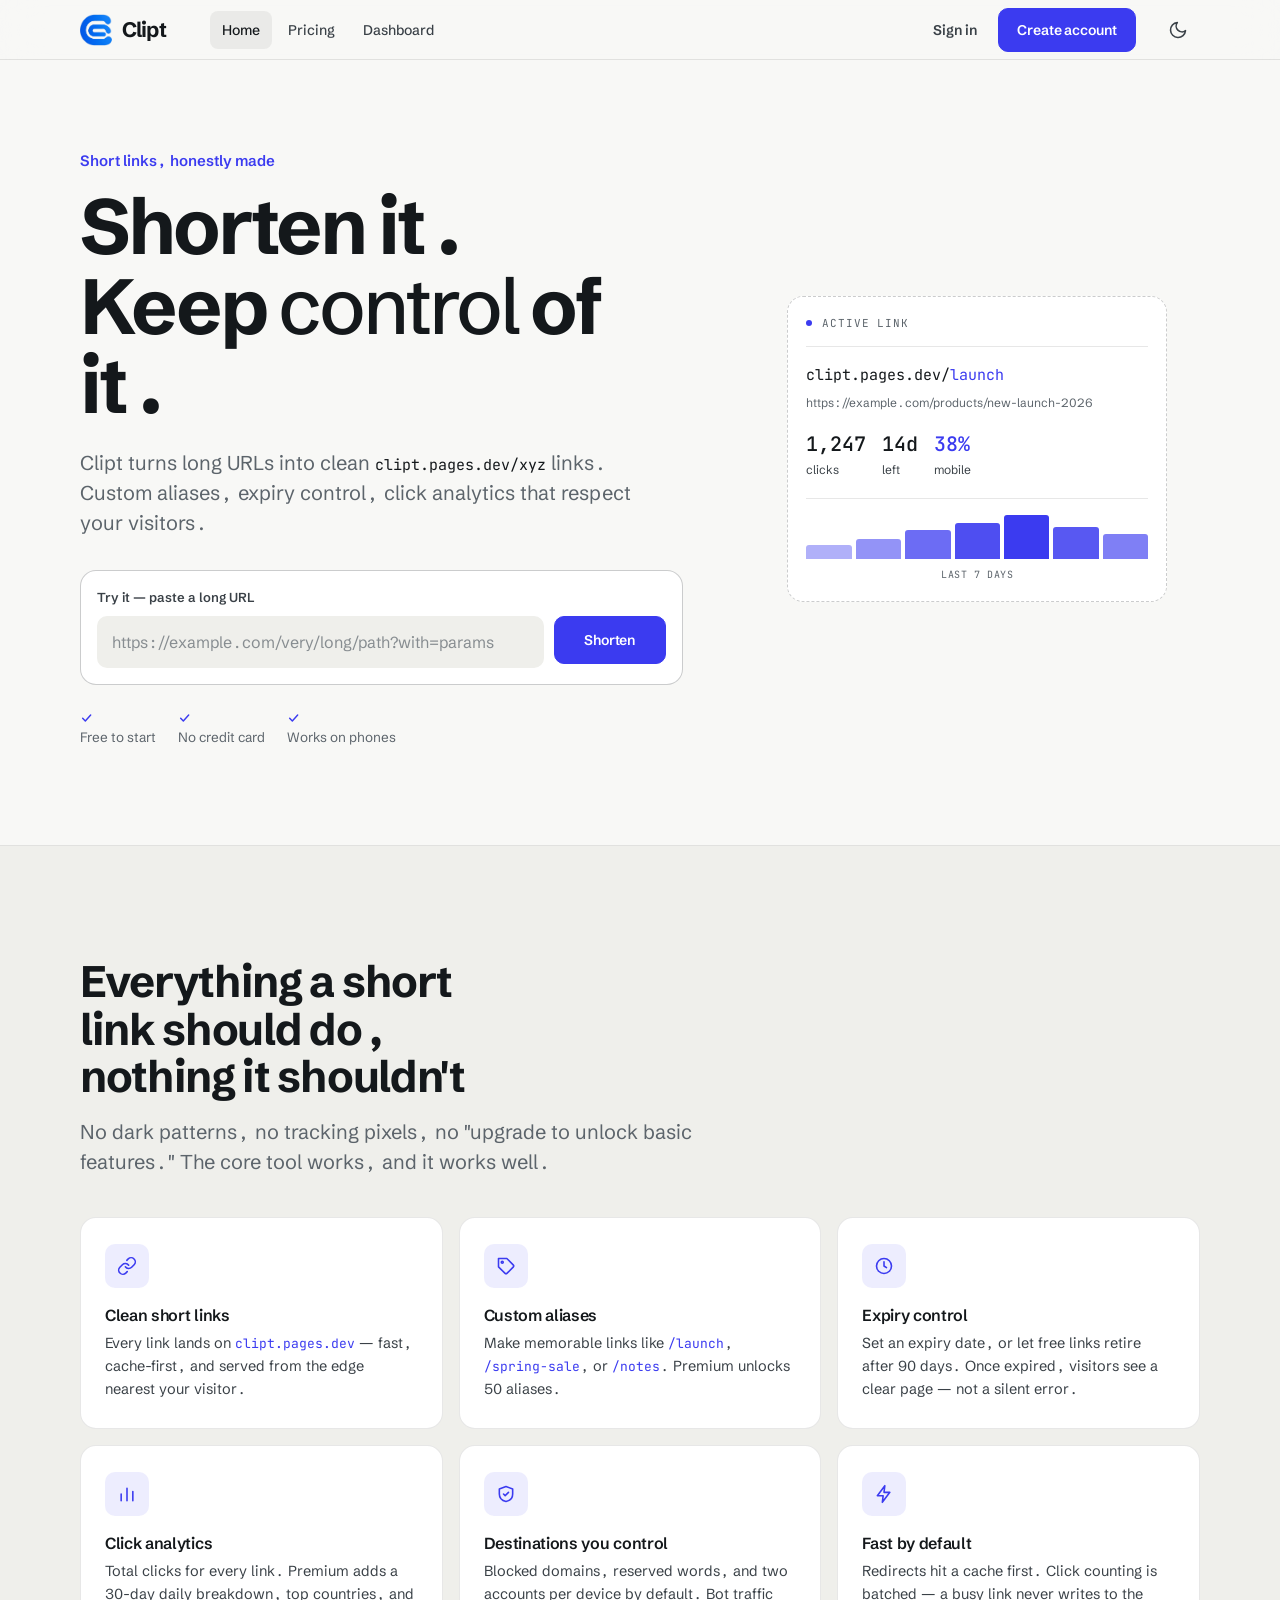
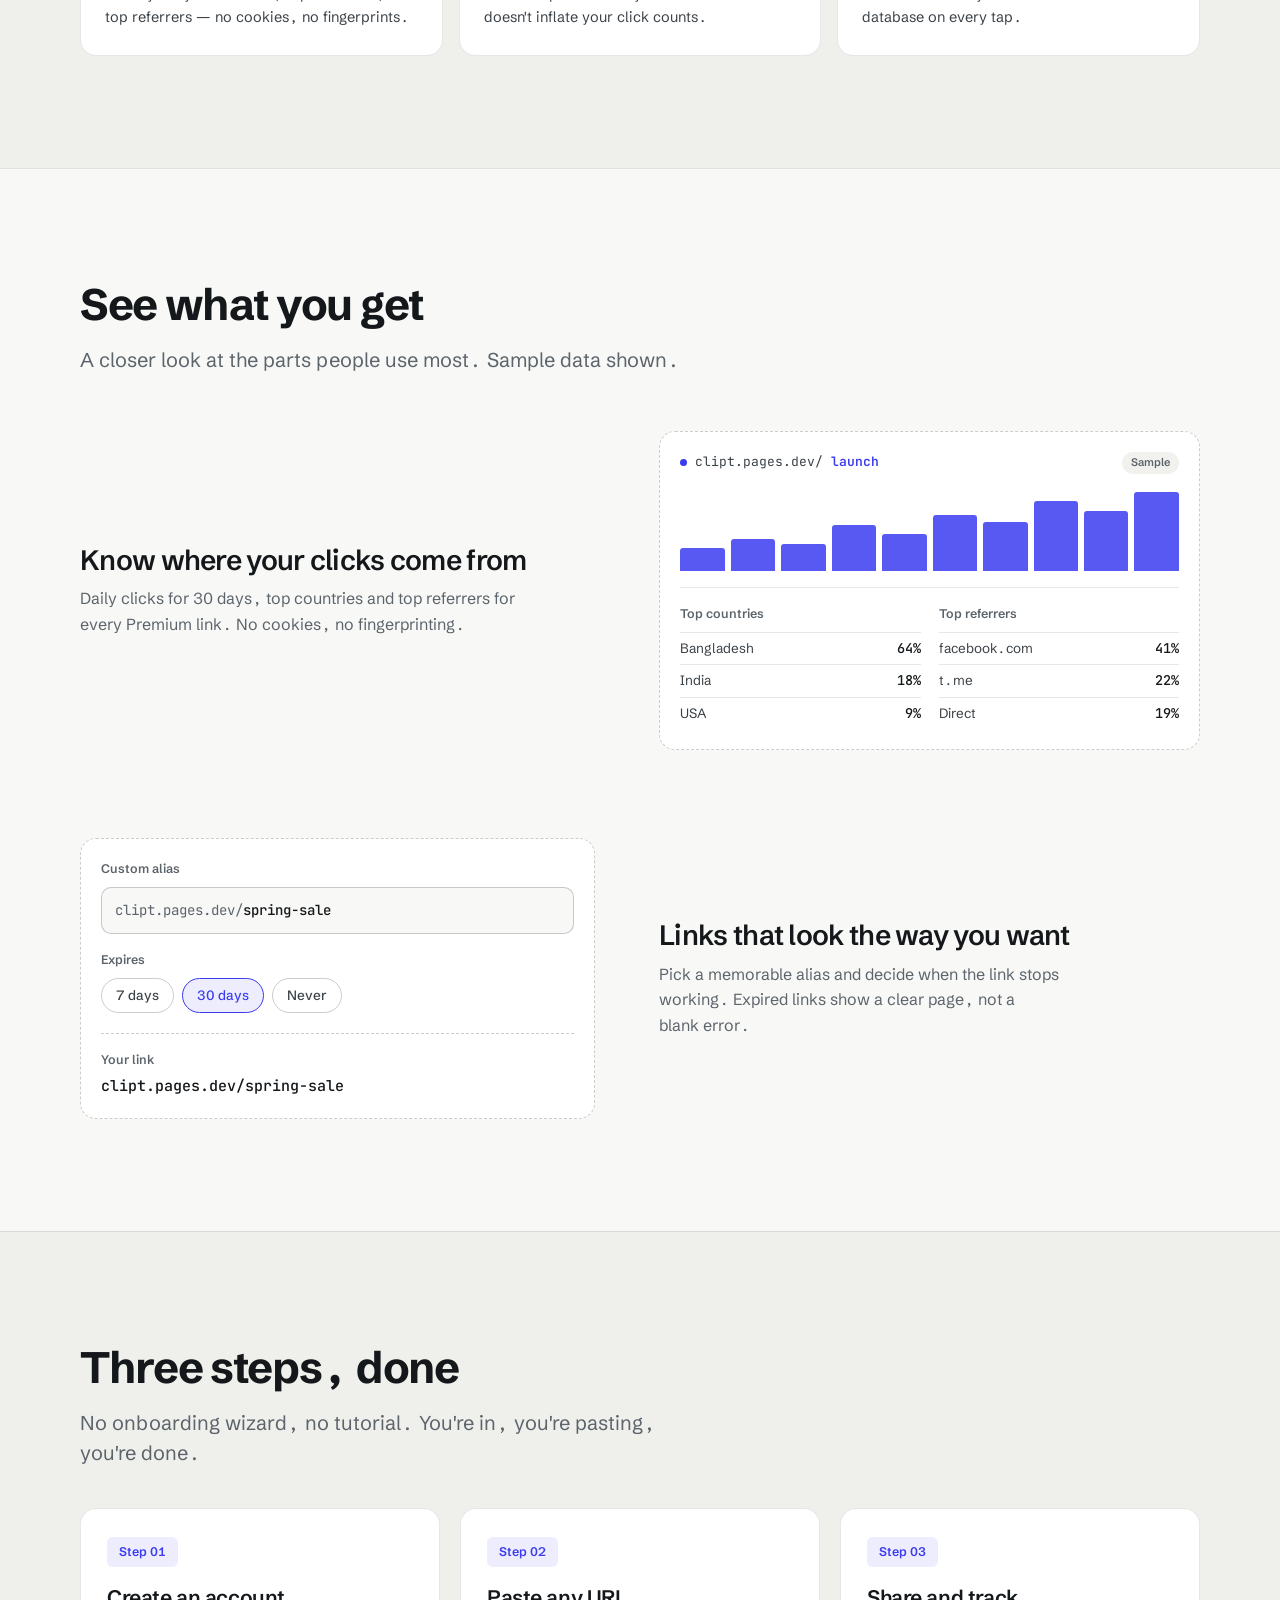
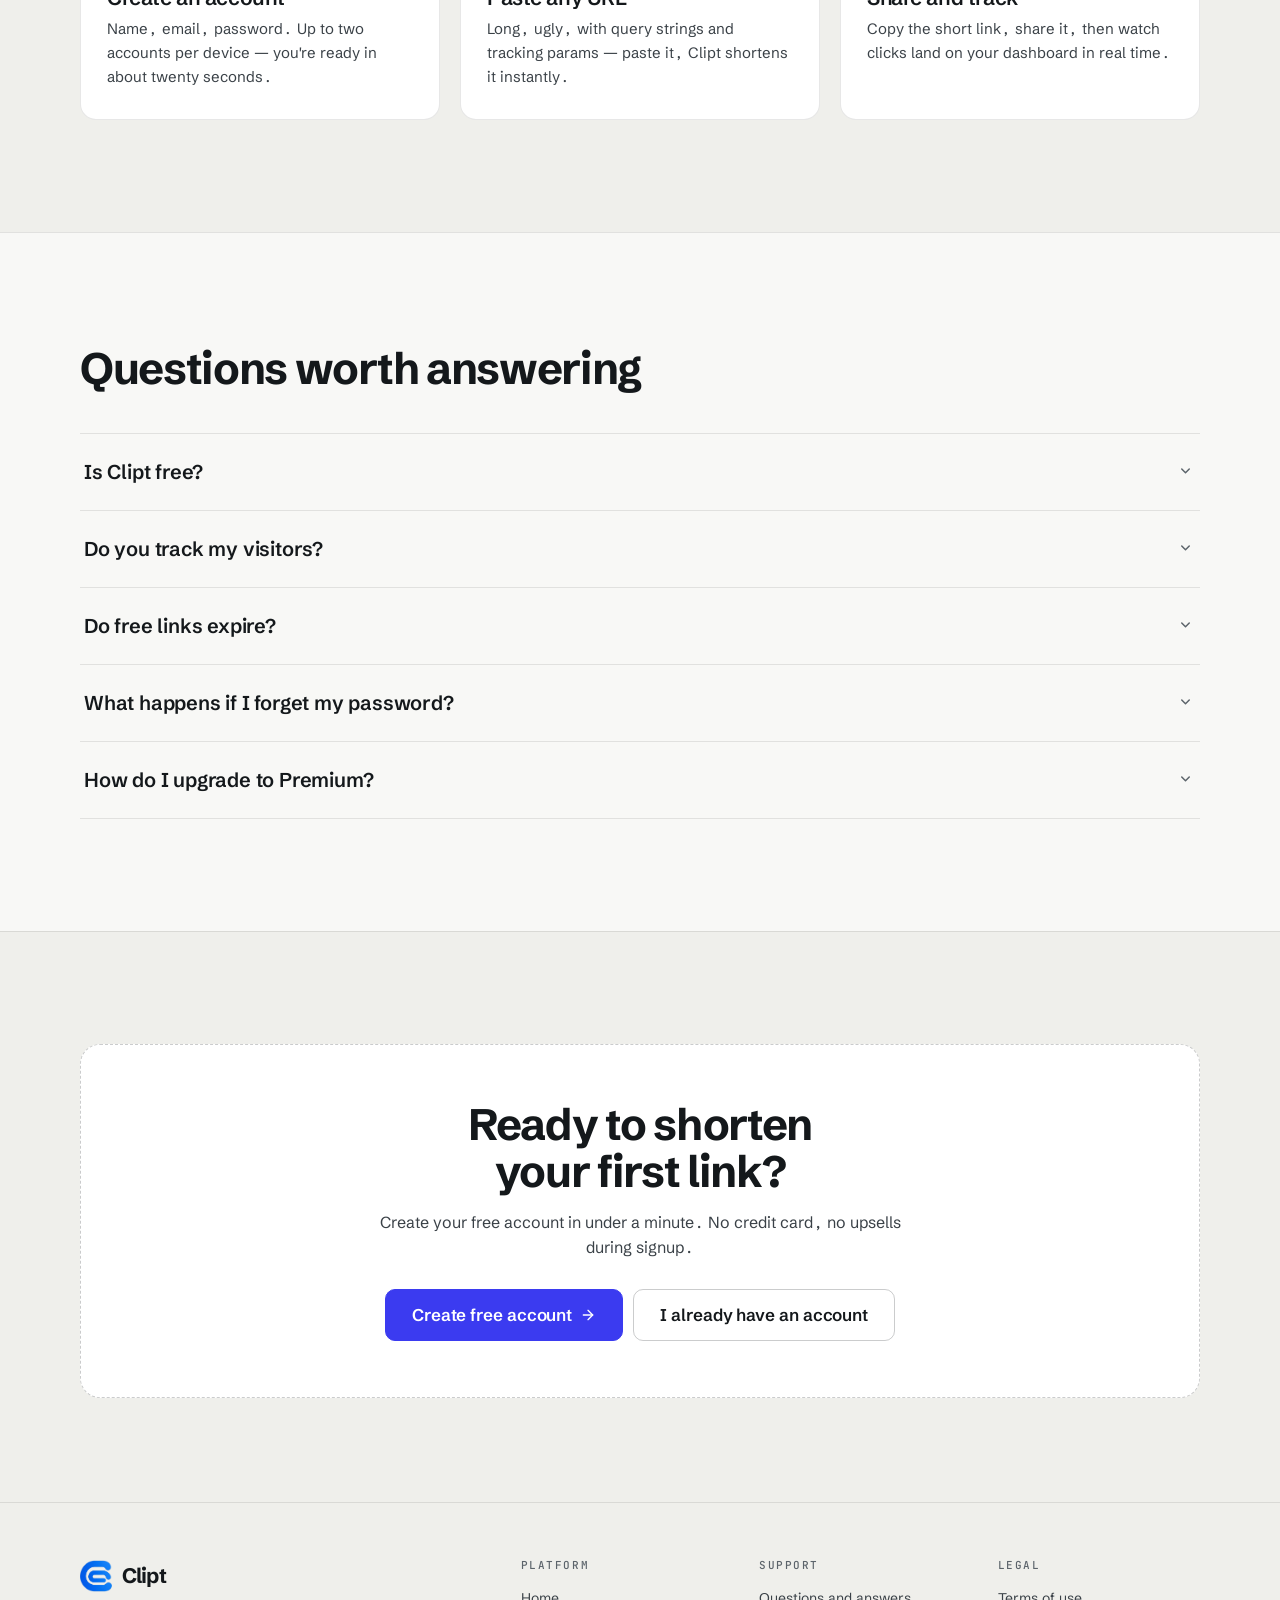
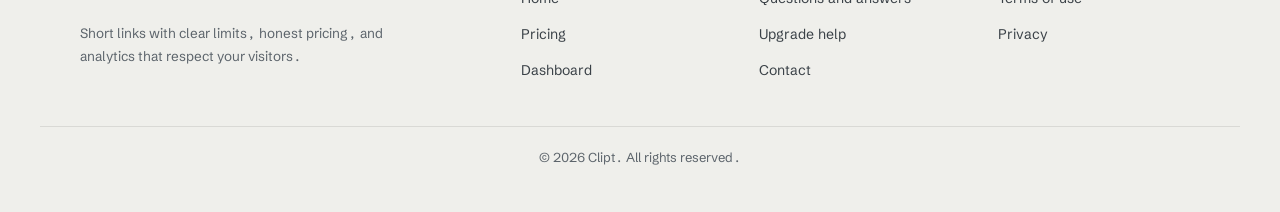
<file: index.html>
<!DOCTYPE html>
<html lang="en">
<head>
<meta charset="UTF-8">
<meta name="google-site-verification" content="a9Cb_B4jsRcvhkIY1bj4uTjIrYr1gvhZEL1IboBLz3w" />
<meta name="viewport" content="width=device-width, initial-scale=1.0, viewport-fit=cover">
<meta name="description" content="Clipt — short links you control. Custom aliases, expiry control, click analytics. Free to start.">
<meta name="robots" content="index,follow">
<title>Clipt — short links you control</title>
<link rel="icon" type="image/png" href="/clipt.png">
<link rel="apple-touch-icon" href="/clipt.png">

<meta name="color-scheme" content="light dark"><meta name="theme-color" content="#fbfbfd">
<script>try{var t=localStorage.getItem("clipt_theme");document.documentElement.setAttribute("data-theme",t==="dark"?"dark":"light")}catch(e){document.documentElement.setAttribute("data-theme","light")}</script>
<style>
/* ==========================================================================
   CLIPT — index.html
   Shared design system (identical across all pages) + landing page styles.
   ========================================================================== */

/* ─── DESIGN TOKENS ─────────────────────────────────────────────────── */
:root{
  --bg:#05080f;
  --surface:#0b0f1a;
  --surface2:#111827;
  --surface3:#161e2e;
  --border:rgba(255,255,255,0.07);
  --border2:rgba(255,255,255,0.11);
  --accent:#00d4aa;
  --accent2:#00b894;
  --accent-dim:rgba(0,212,170,0.08);
  --white:#f0f4f8;
  --gray:#7a8899;
  --gray2:#a0adb8;
  --red:#f0566a;
  --red-dim:rgba(240,86,106,0.09);
  --green:#10d48e;
  --green-dim:rgba(16,212,142,0.09);
  --orange:#f59e0b;
  --orange-dim:rgba(245,158,11,0.09);
  --radius:9px;
  --radius-lg:13px;
  --transition:.18s cubic-bezier(.4,0,.2,1);

  --font-head:'Cormorant Garamond', Georgia, 'Times New Roman', serif;
  --font-body:'Cabinet Grotesk', system-ui, -apple-system, 'Segoe UI', sans-serif;
  --font-mono:'DM Mono', ui-monospace, 'SF Mono', Menlo, monospace;

  --hdr-h:64px;
  --side-w:260px;
  --sat:env(safe-area-inset-top, 0px);
  --sab:env(safe-area-inset-bottom, 0px);
}

/* ─── RESET / BASE ──────────────────────────────────────────────────── */
*,*::before,*::after{box-sizing:border-box}
*{margin:0;padding:0}
html{-webkit-text-size-adjust:100%;scroll-behavior:smooth;scroll-padding-top:calc(var(--hdr-h) + 20px)}
body{
  font-family:var(--font-body);
  font-size:16px;
  line-height:1.55;
  color:var(--gray2);
  background:var(--bg);
  -webkit-font-smoothing:antialiased;
  -moz-osx-font-smoothing:grayscale;
  overflow-x:hidden;
  min-height:100dvh;
  padding-left:env(safe-area-inset-left,0px);
  padding-right:env(safe-area-inset-right,0px);
}
img,svg{display:block;max-width:100%}
img{height:auto}
button{font:inherit;color:inherit;background:none;border:none;cursor:pointer}
a{color:inherit;text-decoration:none}
ul,ol{list-style:none}
input,textarea,select{font:inherit;color:inherit}

h1,h2,h3,h4,h5{
  font-family:var(--font-head);
  font-weight:600;
  color:var(--white);
  letter-spacing:-0.01em;
  line-height:1.15;
}
p{text-wrap:pretty}
h1,h2,h3{text-wrap:balance}

:focus-visible{outline:2px solid var(--accent);outline-offset:3px;border-radius:6px}
:focus:not(:focus-visible){outline:none}

/* ─── LAYOUT ────────────────────────────────────────────────────────── */
.shell{width:100%;max-width:1200px;margin:0 auto;padding-inline:20px}
@media(min-width:720px){.shell{padding-inline:32px}}
@media(min-width:1024px){.shell{padding-inline:40px}}

.main{padding-top:calc(var(--hdr-h) + var(--sat));min-height:60vh}

/* ─── LOGO ──────────────────────────────────────────────────────────── */
.logo{display:inline-flex;align-items:center;gap:10px;flex-shrink:0}
.logo img{height:32px;width:auto;border-radius:6px}
.logo-word{
  font-family:var(--font-head);
  font-size:22px;
  font-weight:600;
  color:var(--white);
  letter-spacing:-0.015em;
}

/* ─── HEADER ────────────────────────────────────────────────────────── */
.hdr{
  position:fixed;top:0;left:0;right:0;z-index:100;
  height:calc(var(--hdr-h) + var(--sat));
  padding-top:var(--sat);
  background:rgba(5,8,15,.85);
  backdrop-filter:saturate(180%) blur(14px);
  -webkit-backdrop-filter:saturate(180%) blur(14px);
  border-bottom:1px solid transparent;
  transition:border-color var(--transition);
}
.hdr.scrolled{border-bottom-color:var(--border)}
.hdr-in{
  display:flex;align-items:center;gap:20px;
  height:var(--hdr-h);
  width:100%;max-width:1200px;margin:0 auto;
  padding-inline:20px;
}
@media(min-width:720px){.hdr-in{padding-inline:32px}}
@media(min-width:1024px){.hdr-in{padding-inline:40px}}

.hnav{display:none;gap:4px;margin-left:24px}
.hnav a{
  font-size:14px;font-weight:500;color:var(--gray2);
  padding:8px 12px;border-radius:8px;
  transition:color var(--transition),background var(--transition);
}
.hnav a:hover{color:var(--white);background:rgba(255,255,255,.04)}
.hnav a.on{color:var(--accent)}

.hdr-r{display:flex;align-items:center;gap:8px;margin-left:auto}

.ib{
  width:44px;height:44px;
  display:inline-flex;align-items:center;justify-content:center;
  border-radius:9px;color:var(--gray2);
  transition:background var(--transition),color var(--transition);
  position:relative;
  -webkit-tap-highlight-color:transparent;
}
.ib:hover{background:rgba(255,255,255,.05);color:var(--white)}

.ib-sm{
  width:34px;height:34px;
  display:inline-flex;align-items:center;justify-content:center;
  border-radius:7px;color:var(--gray);
  transition:background var(--transition),color var(--transition);
}
.ib-sm:hover{background:rgba(255,255,255,.06);color:var(--white)}

#menuBtn{display:inline-flex}
@media(min-width:861px){#menuBtn{display:none}.hnav{display:flex}}

.prof{position:relative}
.prof .ib::after{
  content:"";width:22px;height:22px;border-radius:50%;
  background:linear-gradient(135deg,var(--accent),var(--accent2));
  position:absolute;
}
.prof .ib .av{
  position:relative;z-index:1;
  font-family:var(--font-body);font-size:10px;font-weight:700;
  color:#04110d;letter-spacing:.02em;
}
.menu{
  position:absolute;top:calc(100% + 6px);right:0;
  min-width:220px;background:var(--surface);
  border:1px solid var(--border2);border-radius:var(--radius-lg);
  box-shadow:0 12px 32px rgba(0,0,0,.5);
  padding:6px;display:none;z-index:110;
}
.menu.open{display:block;animation:menuIn .14s ease-out}
@keyframes menuIn{from{opacity:0;transform:translateY(-4px)}to{opacity:1;transform:translateY(0)}}
.menu-h{
  padding:10px 12px 8px;border-bottom:1px solid var(--border);
  margin-bottom:6px;
}
.menu-h strong{display:block;font-size:13px;color:var(--white);font-weight:600}
.menu-h span{font-size:11.5px;color:var(--gray);word-break:break-all}
.menu a,.menu button{
  display:flex;align-items:center;gap:10px;
  width:100%;padding:9px 12px;border-radius:7px;
  font-size:13.5px;font-weight:500;color:var(--gray2);
  text-align:left;transition:background var(--transition),color var(--transition);
}
.menu a:hover,.menu button:hover{background:rgba(255,255,255,.05);color:var(--white)}
.menu .danger{color:var(--red)}
.menu .danger:hover{background:var(--red-dim);color:var(--red)}
.menu-sep{height:1px;background:var(--border);margin:6px 0}

.dot{
  position:absolute;top:8px;right:8px;
  width:8px;height:8px;border-radius:50%;
  background:var(--red);border:2px solid var(--bg);
}

/* ─── SIDEBAR ───────────────────────────────────────────────────────── */
.side{
  position:fixed;top:0;left:0;bottom:0;
  width:var(--side-w);max-width:88vw;z-index:120;
  background:var(--surface);
  border-right:1px solid var(--border2);
  transform:translateX(-100%);
  transition:transform .24s cubic-bezier(.4,0,.2,1);
  display:flex;flex-direction:column;
  padding:var(--sat) 0 var(--sab);
  overflow-y:auto;
}
.side.open{transform:translateX(0);box-shadow:0 0 60px rgba(0,0,0,.5)}
.side-top{
  padding:20px 20px 16px;border-bottom:1px solid var(--border);
  flex-shrink:0;
}
.side-nav{flex:1;padding:14px 12px}
.side-sec{
  font-family:var(--font-mono);
  font-size:10.5px;font-weight:500;letter-spacing:.12em;text-transform:uppercase;
  color:var(--gray);padding:14px 12px 6px;
}
.nav-i{
  display:flex;align-items:center;gap:12px;
  width:100%;padding:11px 12px;border-radius:8px;
  font-size:14px;font-weight:500;color:var(--gray2);
  text-align:left;transition:background var(--transition),color var(--transition);
  position:relative;
}
.nav-i:hover{background:rgba(255,255,255,.04);color:var(--white)}
.nav-i.on{background:var(--accent-dim);color:var(--accent)}
.nav-i svg{flex-shrink:0;opacity:.9}
.nav-i .cnt{
  margin-left:auto;font-family:var(--font-mono);font-size:10.5px;
  background:var(--accent);color:#04110d;padding:1px 7px;border-radius:99px;
  font-weight:600;letter-spacing:.02em;
}
.side-bot{
  border-top:1px solid var(--border);
  padding:14px 16px;flex-shrink:0;
}
.user-chip{
  display:flex;align-items:center;gap:12px;
  padding:10px 8px;border-radius:9px;
  transition:background var(--transition);
}
.user-chip:hover{background:rgba(255,255,255,.04)}
.user-chip .av{
  width:36px;height:36px;border-radius:50%;flex-shrink:0;
  background:linear-gradient(135deg,var(--accent),var(--accent2));
  display:flex;align-items:center;justify-content:center;
  font-family:var(--font-body);font-size:13px;font-weight:700;color:#04110d;
}
.user-chip .meta{min-width:0;flex:1}
.user-chip .meta strong{
  display:block;font-size:13.5px;font-weight:600;color:var(--white);
  overflow:hidden;text-overflow:ellipsis;white-space:nowrap;
}
.user-chip .meta span{
  display:block;font-size:11.5px;color:var(--gray);
  overflow:hidden;text-overflow:ellipsis;white-space:nowrap;
}

.scrim{
  position:fixed;inset:0;z-index:110;
  background:rgba(0,0,0,.6);
  backdrop-filter:blur(2px);
  opacity:0;visibility:hidden;
  transition:opacity var(--transition),visibility var(--transition);
}
.scrim.on{opacity:1;visibility:visible}

@media(min-width:861px){
  .has-side .side{transform:translateX(0)}
  .has-side .scrim{display:none}
  .has-side{--side-offset:var(--side-w)}
  .has-side .hdr{left:var(--side-w)}
  .has-side .hdr-in{max-width:none}
  .has-side .main,
  .has-side .ftr{margin-left:var(--side-w);max-width:none}
}

/* ─── BUTTONS ───────────────────────────────────────────────────────── */
.btn{
  display:inline-flex;align-items:center;justify-content:center;gap:8px;
  height:44px;padding:0 18px;border-radius:var(--radius);
  font-family:var(--font-body);font-size:14px;font-weight:600;
  letter-spacing:-.005em;white-space:nowrap;
  border:1px solid transparent;cursor:pointer;
  transition:background var(--transition),border-color var(--transition),color var(--transition),transform var(--transition);
  -webkit-tap-highlight-color:transparent;
  touch-action:manipulation;
}
.btn:active{transform:translateY(1px)}
.btn-lg{height:52px;padding:0 26px;font-size:15px}
.btn-sm{height:36px;padding:0 14px;font-size:13px}

.btn-pri{
  background:var(--accent);color:#04110d;
  border-color:var(--accent);
  box-shadow:0 1px 2px rgba(0,212,170,.18);
}
.btn-pri:hover{background:var(--accent2);border-color:var(--accent2)}
.btn-pri:active{box-shadow:none}

.btn-ghost{
  background:transparent;color:var(--white);
  border-color:var(--border2);
}
.btn-ghost:hover{border-color:var(--gray);background:rgba(255,255,255,.03)}

.btn-quiet{
  background:transparent;color:var(--gray2);
  border-color:transparent;padding:0 12px;
}
.btn-quiet:hover{color:var(--white);background:rgba(255,255,255,.04)}

.btn-danger{
  background:var(--red-dim);color:var(--red);
  border-color:rgba(240,86,106,.25);
}
.btn-danger:hover{background:rgba(240,86,106,.15);border-color:var(--red)}

.btn[disabled]{opacity:.5;cursor:not-allowed;transform:none}

/* ─── FORMS ─────────────────────────────────────────────────────────── */
.field{margin-bottom:16px}
.field label{
  display:block;font-family:var(--font-mono);
  font-size:11px;font-weight:500;letter-spacing:.1em;text-transform:uppercase;
  color:var(--gray);margin-bottom:7px;
}
.input,.select,.textarea{
  width:100%;height:46px;padding:0 14px;
  background:var(--surface2);
  border:1px solid var(--border2);
  border-radius:var(--radius);
  font-family:var(--font-body);font-size:15px;color:var(--white);
  outline:none;transition:border-color var(--transition),background var(--transition);
}
.input:hover,.select:hover,.textarea:hover{border-color:rgba(255,255,255,.18)}
.input:focus,.select:focus,.textarea:focus{
  border-color:var(--accent);
  background:var(--surface3);
}
.input::placeholder,.textarea::placeholder{color:var(--gray);opacity:.7}
.input[aria-invalid="true"]{border-color:var(--red)}
.textarea{height:auto;padding:12px 14px;resize:vertical;min-height:90px;line-height:1.5}
.select{
  appearance:none;-webkit-appearance:none;
  background-image:url("data:image/svg+xml;utf8,<svg xmlns='http://www.w3.org/2000/svg' width='14' height='14' viewBox='0 0 24 24' fill='none' stroke='%237a8899' stroke-width='2' stroke-linecap='round' stroke-linejoin='round'><polyline points='6 9 12 15 18 9'/></svg>");
  background-repeat:no-repeat;background-position:right 14px center;
  padding-right:40px;cursor:pointer;
}
.field-hint{font-size:12.5px;color:var(--gray);margin-top:6px;line-height:1.5}
.field-row{display:grid;grid-template-columns:1fr 1fr;gap:12px}
@media(max-width:520px){.field-row{grid-template-columns:1fr}}

/* ─── TOAST ─────────────────────────────────────────────────────────── */
.toast{
  position:fixed;
  left:20px;right:20px;
  bottom:calc(20px + var(--sab));
  z-index:200;
  max-width:420px;margin:0 auto;
  padding:14px 18px;
  background:var(--surface3);
  border:1px solid var(--border2);
  border-left:3px solid var(--accent);
  border-radius:var(--radius-lg);
  font-size:14px;color:var(--white);
  box-shadow:0 8px 32px rgba(0,0,0,.5);
  transform:translateY(120%);
  opacity:0;visibility:hidden;
  transition:transform .28s cubic-bezier(.4,0,.2,1),opacity .28s,visibility .28s;
  pointer-events:none;
}
.toast.show{transform:translateY(0);opacity:1;visibility:visible}
.toast-success{border-left-color:var(--accent)}
.toast-error{border-left-color:var(--red)}
.toast-info{border-left-color:var(--orange)}
@media(min-width:720px){
  .toast{left:auto;right:24px;bottom:calc(24px + var(--sab));margin:0}
}

/* ─── MODAL ─────────────────────────────────────────────────────────── */
.modal-overlay{
  position:fixed;inset:0;z-index:300;
  background:rgba(0,0,0,.72);
  backdrop-filter:blur(4px);
  display:none;align-items:center;justify-content:center;
  padding:20px;
}
.modal-overlay.open{display:flex;animation:fadeIn .16s ease-out}
@keyframes fadeIn{from{opacity:0}to{opacity:1}}
.modal{
  width:100%;max-width:440px;max-height:calc(100dvh - 40px);
  background:var(--surface);
  border:1px solid var(--border2);
  border-radius:var(--radius-lg);
  box-shadow:0 24px 64px rgba(0,0,0,.6);
  display:flex;flex-direction:column;
  animation:modalIn .18s cubic-bezier(.4,0,.2,1);
  overflow:hidden;
}
@keyframes modalIn{from{opacity:0;transform:translateY(8px) scale(.98)}to{opacity:1;transform:none}}
.modal-h{
  display:flex;align-items:center;justify-content:space-between;gap:12px;
  padding:18px 20px 14px;border-bottom:1px solid var(--border);
  flex-shrink:0;
}
.modal-h h3{
  font-family:var(--font-head);font-size:22px;font-weight:600;
  color:var(--white);letter-spacing:-.015em;line-height:1.2;
}
.modal-b{padding:20px;overflow-y:auto;flex:1;min-height:0}
.modal-f{
  padding:14px 20px 18px;border-top:1px solid var(--border);
  display:flex;gap:10px;flex-shrink:0;
}
.modal-f .btn{flex:1}
@media(max-width:520px){
  .modal-overlay{padding:12px;align-items:flex-end}
  .modal{border-radius:16px 16px 0 0;max-height:92dvh;padding-bottom:var(--sab)}
  .modal-h{padding:22px 18px 14px}
  .modal-b{padding:18px}
  .modal-f{padding:12px 18px calc(16px + var(--sab))}
}

#_alert{
  display:none;padding:11px 14px;border-radius:var(--radius);
  font-size:13.5px;line-height:1.5;margin-bottom:16px;
}
#_alert.show{display:block}
#_alert.error{background:var(--red-dim);color:var(--red);border:1px solid rgba(240,86,106,.25)}
#_alert.info{background:var(--accent-dim);color:var(--accent);border:1px solid rgba(0,212,170,.25)}
#_alert.warn{background:var(--orange-dim);color:var(--orange);border:1px solid rgba(245,158,11,.25)}

/* ─── LANDING — HERO ────────────────────────────────────────────────── */
.hero{padding:60px 0 72px;border-bottom:1px solid var(--border);position:relative;overflow:hidden}
.hero::before{
  content:"";position:absolute;top:-200px;left:50%;transform:translateX(-50%);
  width:800px;height:500px;
  background:radial-gradient(ellipse at center,rgba(0,212,170,.08),transparent 65%);
  pointer-events:none;
}
@media(min-width:720px){.hero{padding:88px 0 96px}}
.hero-in{position:relative;display:grid;grid-template-columns:1fr;gap:48px;align-items:center}
@media(min-width:960px){.hero-in{grid-template-columns:1.05fr 1fr;gap:72px}}

.eyebrow{
  display:inline-flex;align-items:center;gap:10px;
  font-family:var(--font-mono);font-size:11.5px;font-weight:500;
  letter-spacing:.14em;text-transform:uppercase;color:var(--accent);
  margin-bottom:22px;
}
.eyebrow::before{content:"";width:22px;height:1px;background:var(--accent);border-radius:2px}

.hero h1{
  font-family:var(--font-head);
  font-size:clamp(38px,7vw,68px);
  font-weight:600;
  line-height:1.05;
  letter-spacing:-.028em;
  margin-bottom:22px;
}
.hero h1 em{
  font-style:italic;font-weight:500;
  color:var(--accent);
}
.hero-lede{
  font-size:17px;line-height:1.65;color:var(--gray2);
  max-width:520px;margin-bottom:32px;
}

.demo-box{
  background:var(--surface);
  border:1px solid var(--border2);
  border-radius:var(--radius-lg);
  padding:20px;
  box-shadow:0 12px 40px rgba(0,0,0,.3);
}
.demo-box label{
  display:block;font-family:var(--font-mono);
  font-size:10.5px;font-weight:500;letter-spacing:.14em;text-transform:uppercase;
  color:var(--gray);margin-bottom:9px;
}
.demo-row{display:flex;gap:10px}
@media(max-width:520px){.demo-row{flex-direction:column}}
.demo-row .input{height:48px;font-size:15px}
.demo-row .btn{height:48px;padding:0 20px;flex-shrink:0}
.demo-result{
  margin-top:14px;padding:14px;
  background:var(--accent-dim);
  border:1px solid rgba(0,212,170,.2);
  border-radius:var(--radius);
  display:none;
}
.demo-result.on{display:block;animation:fadeIn .2s ease-out}
.demo-result .k{
  font-family:var(--font-mono);font-size:10.5px;letter-spacing:.1em;
  text-transform:uppercase;color:var(--accent);margin-bottom:6px;
}
.demo-result .v{
  font-family:var(--font-mono);font-size:15px;font-weight:500;
  color:var(--white);word-break:break-all;line-height:1.4;
}
.demo-result .v .pre{color:var(--gray)}
.demo-result .v .code{color:var(--accent)}

.hero-meta{
  display:flex;flex-wrap:wrap;gap:6px 22px;
  font-size:13.5px;color:var(--gray);margin-top:26px;
}
.hero-meta span{display:inline-flex;align-items:center;gap:7px}
.hero-meta svg{color:var(--accent);flex-shrink:0}

/* ─── SECTIONS ──────────────────────────────────────────────────────── */
.section{padding:80px 0}
@media(min-width:720px){.section{padding:104px 0}}
.section-head{max-width:640px;margin-bottom:56px}
.section-head .eyebrow{margin-bottom:16px}
.section-title{
  font-family:var(--font-head);font-size:clamp(30px,4.4vw,44px);
  font-weight:600;letter-spacing:-.02em;line-height:1.1;
  margin-bottom:16px;
}
.section-lede{font-size:16.5px;line-height:1.65;color:var(--gray2);max-width:560px}

/* Features */
.feat-grid{
  display:grid;grid-template-columns:1fr;gap:14px;
}
@media(min-width:640px){.feat-grid{grid-template-columns:repeat(2,1fr)}}
@media(min-width:960px){.feat-grid{grid-template-columns:repeat(3,1fr);gap:16px}}

.feat{
  background:var(--surface);border:1px solid var(--border);
  border-radius:var(--radius-lg);padding:26px 24px;
  transition:border-color var(--transition),transform var(--transition);
}
.feat:hover{border-color:var(--border2);transform:translateY(-2px)}
.feat-ic{
  width:44px;height:44px;border-radius:10px;
  background:var(--accent-dim);color:var(--accent);
  display:flex;align-items:center;justify-content:center;
  margin-bottom:18px;
}
.feat h3{
  font-family:var(--font-body);font-size:16px;font-weight:700;
  color:var(--white);letter-spacing:-.005em;margin-bottom:8px;
}
.feat p{font-size:14.5px;line-height:1.6;color:var(--gray2)}

/* How it works */
.steps{display:grid;grid-template-columns:1fr;gap:24px}
@media(min-width:780px){.steps{grid-template-columns:repeat(3,1fr);gap:40px}}
.step{padding-top:24px;border-top:1px solid var(--border)}
.step-n{
  display:block;font-family:var(--font-mono);font-size:12px;font-weight:500;
  letter-spacing:.1em;color:var(--accent);margin-bottom:14px;
}
.step h3{font-family:var(--font-head);font-size:22px;font-weight:600;color:var(--white);margin-bottom:10px;letter-spacing:-.01em}
.step p{font-size:14.5px;line-height:1.65;color:var(--gray2)}

/* FAQ */
.faq{border-top:1px solid var(--border)}
.faq details{border-bottom:1px solid var(--border)}
.faq summary{
  list-style:none;cursor:pointer;
  padding:22px 4px;
  display:flex;align-items:center;justify-content:space-between;gap:20px;
  font-family:var(--font-head);font-size:20px;font-weight:600;
  color:var(--white);letter-spacing:-.01em;
  min-height:60px;
  transition:color var(--transition);
}
.faq summary::-webkit-details-marker{display:none}
.faq summary:hover{color:var(--accent)}
.faq summary svg{
  color:var(--gray);flex-shrink:0;
  transition:transform var(--transition),color var(--transition);
}
.faq details[open] summary svg{transform:rotate(180deg);color:var(--accent)}
.faq details > p{
  padding:0 4px 22px;font-size:15px;line-height:1.7;
  color:var(--gray2);max-width:680px;
}
.faq details > p strong{color:var(--white);font-weight:600}

/* CTA band */
.cta{
  background:linear-gradient(135deg,var(--surface2),var(--surface));
  border:1px solid var(--border2);
  border-radius:20px;
  padding:56px 32px;
  text-align:center;
  position:relative;overflow:hidden;
}
.cta::before{
  content:"";position:absolute;top:-100px;left:50%;transform:translateX(-50%);
  width:600px;height:300px;
  background:radial-gradient(ellipse,rgba(0,212,170,.12),transparent 70%);
  pointer-events:none;
}
.cta-in{position:relative;max-width:560px;margin:0 auto}
.cta h2{
  font-family:var(--font-head);font-size:clamp(28px,4vw,40px);
  font-weight:600;letter-spacing:-.02em;color:var(--white);
  margin-bottom:14px;
}
.cta p{font-size:16px;color:var(--gray2);margin-bottom:28px;line-height:1.6}
.cta-actions{display:flex;flex-wrap:wrap;gap:10px;justify-content:center}
@media(max-width:520px){.cta-actions{flex-direction:column}.cta-actions .btn{width:100%}}

/* ─── FOOTER ────────────────────────────────────────────────────────── */
.ftr{
  background:var(--surface);
  border-top:1px solid var(--border);
  padding:56px 0 24px;
  margin-top:0;
}
.ftr-in{
  width:100%;max-width:1200px;margin:0 auto;
  padding-inline:20px;
  display:grid;grid-template-columns:1fr;gap:36px;
}
@media(min-width:720px){.ftr-in{padding-inline:32px;grid-template-columns:2fr 1fr 1fr 1fr}}
@media(min-width:1024px){.ftr-in{padding-inline:40px}}
.ftr h5{
  font-family:var(--font-mono);font-size:11px;font-weight:500;
  letter-spacing:.14em;text-transform:uppercase;color:var(--gray);
  margin-bottom:14px;
}
.ftr ul{display:flex;flex-direction:column;gap:10px}
.ftr a{font-size:14px;color:var(--gray2);transition:color var(--transition)}
.ftr a:hover{color:var(--accent)}
.ftr p{font-size:13.5px;line-height:1.7;color:var(--gray);margin-top:16px;max-width:320px}
.ftr-b{
  width:100%;max-width:1200px;margin:44px auto 0;
  padding:20px 20px calc(20px + var(--sab));
  border-top:1px solid var(--border);
  font-size:13px;color:var(--gray);text-align:center;
}
@media(min-width:720px){.ftr-b{padding-inline:32px}}
@media(min-width:1024px){.ftr-b{padding-inline:40px}}

/* ─── UTILITIES ─────────────────────────────────────────────────────── */
.hidden{display:none !important}
.spin{
  width:16px;height:16px;border-radius:50%;
  border:2px solid rgba(0,0,0,.2);border-top-color:currentColor;
  animation:spin .7s linear infinite;display:inline-block;
}
@keyframes spin{to{transform:rotate(360deg)}}
.btn .spin{margin-right:2px}

/* ─── MOTION / A11Y ─────────────────────────────────────────────────── */
@media(prefers-reduced-motion:reduce){
  *,*::before,*::after{
    animation-duration:.01ms !important;
    animation-iteration-count:1 !important;
    transition-duration:.01ms !important;
    scroll-behavior:auto !important;
  }
}

/* ═══ APPLE-STYLE THEME (light default, dark via [data-theme=dark]) ═══ */
:root{--bg:#fbfbfd;--alt:#f5f5f7;--surface:#fff;--surface2:#f5f5f7;--surface3:#e8e8ed;--border:rgba(0,0,0,.08);--border2:rgba(0,0,0,.16);
--accent:#0071e3;--accent2:#0077ed;--accent-dim:rgba(0,113,227,.09);--white:#1d1d1f;--gray:#6e6e73;--gray2:#424245;
--red:#d70015;--red-dim:rgba(215,0,21,.08);--green:#248a3d;--green-dim:rgba(36,138,61,.1);--orange:#b25000;--orange-dim:rgba(178,80,0,.1);
--hover:rgba(0,0,0,.05);--hdr-bg:rgba(251,251,253,.8);--radius:12px;--radius-lg:20px;--hdr-h:56px;color-scheme:light;
--font-head:-apple-system,BlinkMacSystemFont,"SF Pro Display","Inter","Segoe UI",Roboto,"Helvetica Neue",Arial,sans-serif;
--font-body:-apple-system,BlinkMacSystemFont,"SF Pro Text","Inter","Segoe UI",Roboto,"Helvetica Neue",Arial,sans-serif;
--font-mono:ui-monospace,"SF Mono",Menlo,Consolas,monospace}
:root[data-theme="dark"]{--bg:#000;--alt:#0a0a0c;--surface:#1c1c1e;--surface2:#2c2c2e;--surface3:#3a3a3c;--border:rgba(255,255,255,.1);--border2:rgba(255,255,255,.2);
--accent:#2997ff;--accent2:#0a84ff;--accent-dim:rgba(41,151,255,.14);--white:#f5f5f7;--gray:#98989d;--gray2:#c7c7cc;
--red:#ff453a;--red-dim:rgba(255,69,58,.14);--green:#30d158;--green-dim:rgba(48,209,88,.14);--orange:#ff9f0a;--orange-dim:rgba(255,159,10,.14);
--hover:rgba(255,255,255,.08);--hdr-bg:rgba(0,0,0,.72);color-scheme:dark}
body{background:var(--bg);color:var(--gray2);transition:background .25s,color .25s}
.btn-pri,.nav-i .cnt,.prof .ib .av,.user-chip .av{color:#fff}
.cta::before,.hero::before{background:none}
.btn-ghost:hover,.btn-quiet:hover,.hnav a:hover,.ib-sm:hover,.ib:hover,.menu a:hover,.menu button:hover,.nav-i:hover,.user-chip:hover{background:var(--hover)}
.input:hover,.select:hover,.textarea:hover{border-color:var(--gray)}
.hdr{background:var(--hdr-bg);-webkit-backdrop-filter:saturate(180%) blur(20px);backdrop-filter:saturate(180%) blur(20px);border-bottom:1px solid var(--border)}
.hnav a{font-size:14px;border-radius:980px}
.btn,.ib{min-height:44px} .ib{min-width:44px}
.btn{border-radius:980px;font-weight:500;letter-spacing:-.01em}
.btn-pri{background:var(--accent);color:#fff;box-shadow:none} .btn-pri:hover{background:var(--accent2)}
.btn-ghost{background:transparent;color:var(--accent);border:1px solid var(--accent)}
.btn-lg{min-height:52px;font-size:17px}
.input,.select,.textarea{background:var(--surface);border:1px solid var(--border2);border-radius:12px;min-height:48px}
.input:focus,.select:focus,.textarea:focus{border-color:var(--accent);box-shadow:0 0 0 4px var(--accent-dim);outline:0}
.hero{text-align:center;padding:64px 0 48px}
.hero-in{grid-template-columns:1fr;gap:48px}
.hero h1{font-size:clamp(40px,8.5vw,84px);line-height:1.04;letter-spacing:-.035em;font-weight:700;color:var(--white)}
.hero h1 em{font-style:normal}
.eyebrow{text-transform:none;letter-spacing:0;font-family:var(--font-body);font-size:clamp(17px,2.4vw,21px);font-weight:600;color:var(--gray)}
.hero-lede{max-width:640px;margin-inline:auto;font-size:clamp(18px,2.4vw,24px);line-height:1.35;color:var(--gray)}
.demo-box{max-width:580px;margin:32px auto 0;text-align:left;background:var(--surface);border:1px solid var(--border);border-radius:20px;padding:18px}
.hero-meta{justify-content:center}
.hero-visual>div>div{box-shadow:0 14px 44px rgba(0,0,0,.14)!important;border-radius:22px!important}
.section{padding:72px 0} @media(min-width:720px){.section{padding:112px 0}.hero{padding:96px 0 72px}}
main>section:nth-of-type(even){background:var(--alt)}
.section-head{text-align:center;margin-inline:auto}
.section-title,.cta h2,.cta-in h2{font-weight:700;letter-spacing:-.03em;line-height:1.08;font-size:clamp(30px,5.2vw,52px);color:var(--white)}
.section-lede{margin-inline:auto;font-size:clamp(17px,2.2vw,21px);color:var(--gray)}
.feat,.step{background:var(--surface);border:1px solid var(--border);border-radius:20px}
.feat h3,.step h3{font-weight:600;letter-spacing:-.02em;color:var(--white)}
.modal{background:var(--surface);border:1px solid var(--border);border-radius:22px;box-shadow:0 24px 80px rgba(0,0,0,.28)}
.modal-overlay{background:rgba(0,0,0,.4);-webkit-backdrop-filter:blur(8px);backdrop-filter:blur(8px)}
.ftr{background:var(--alt);border-top:1px solid var(--border)}

/* ═══ SMALL-SCREEN HEADER (keeps sign-in / create-account / theme button on screen) ═══ */
@media(max-width:520px){
  .hdr-in{gap:6px;padding-inline:12px}
  .hdr-r{gap:4px}
  .hdr-r .btn{padding-inline:12px;font-size:13px;min-height:38px;white-space:nowrap}
  .logo-word{font-size:17px}
  #themeBtn{min-width:40px}
}
@media(max-width:430px){.logo-word{display:none}}
#themeBtn .i-sun{display:none} :root[data-theme="dark"] #themeBtn .i-sun{display:block} :root[data-theme="dark"] #themeBtn .i-moon{display:none}
@media(max-width:520px){.shell{padding-inline:20px}.demo-box{padding:14px}}

/* ═══ ELITE POLISH LAYER ═══ */
:root{--ring:0 0 0 4px var(--accent-dim);--lift:0 1px 2px rgba(0,0,0,.04),0 12px 32px -8px rgba(0,0,0,.12);--glow:rgba(0,113,227,.16)}
:root[data-theme="dark"]{--lift:0 1px 0 rgba(255,255,255,.04) inset,0 18px 44px -12px rgba(0,0,0,.7);--glow:rgba(41,151,255,.22)}
:focus-visible{outline:2px solid var(--accent);outline-offset:3px;border-radius:8px}
::selection{background:var(--accent);color:#fff}
.hero::before{content:"";position:absolute;inset:-20% -10% auto;height:620px;background:radial-gradient(60% 60% at 50% 0%,var(--glow),transparent 70%);pointer-events:none;display:block}
.hero-in>div:first-child{animation:heroIn .7s cubic-bezier(.2,.7,.2,1) both}
@keyframes heroIn{from{opacity:0;transform:translateY(14px)}to{opacity:1;transform:none}}
.hero h1{background:linear-gradient(180deg,var(--white) 30%,var(--gray));-webkit-background-clip:text;background-clip:text;-webkit-text-fill-color:transparent}
.hero .eyebrow::before{display:none}
.pill{display:inline-flex;align-items:center;gap:10px;margin:0 auto 22px;padding:7px 16px 7px 12px;border:1px solid var(--border2);border-radius:980px;background:var(--surface);font-size:14px;font-weight:500;color:var(--white);box-shadow:var(--lift);transition:transform var(--transition),border-color var(--transition)}
.pill:hover{transform:translateY(-1px);border-color:var(--accent)}
.pill .live{width:8px;height:8px;border-radius:50%;background:var(--green);box-shadow:0 0 0 4px var(--green-dim)}
.pill b{color:var(--accent);font-weight:600}
.demo-box{box-shadow:var(--lift);border-radius:24px;padding:20px;transition:border-color var(--transition),box-shadow var(--transition)}
.demo-box:focus-within{border-color:var(--accent);box-shadow:var(--lift),var(--ring)}
.demo-box .input{border:0;background:var(--alt);min-height:52px;font-size:16px}
.demo-box .input:focus{box-shadow:none}
.demo-box .btn{min-width:112px}
.demo-result{margin-top:14px;padding:14px 16px;border-radius:16px;background:var(--accent-dim);border:1px solid transparent}
.demo-result.err{background:var(--red-dim)}
.demo-result .v{display:block;font-size:clamp(15px,3.6vw,19px);word-break:break-all;color:var(--white)}
.demo-result .v a:hover{text-decoration:underline}
.demo-acts{display:flex;flex-wrap:wrap;gap:8px;margin-top:12px}
.demo-acts .btn{min-height:40px;padding:0 18px;font-size:14px}
.demo-msg{font-size:14px;color:var(--gray2);margin-top:8px}
.demo-msg a{color:var(--accent);font-weight:500}
.feat,.step{box-shadow:var(--lift);transition:transform .25s cubic-bezier(.2,.7,.2,1),border-color .25s}
.feat:hover,.step:hover{transform:translateY(-3px);border-color:var(--border2)}
.cta{border-radius:32px;background:linear-gradient(180deg,var(--surface),var(--alt));border:1px solid var(--border);box-shadow:var(--lift);position:relative;overflow:hidden}
.cta::before{content:"";position:absolute;inset:auto 0 -60% 0;height:80%;background:radial-gradient(50% 60% at 50% 100%,var(--glow),transparent 70%);display:block}
.btn-pri{box-shadow:0 6px 18px -6px var(--accent)}
.btn:active{transform:scale(.98)}
.btn[disabled]{opacity:.6;cursor:progress}

/* ═══ STEP CARDS — proper inner spacing ═══ */
.steps{list-style:none;padding:0;margin:0;gap:16px;align-items:stretch}
@media(min-width:780px){.steps{gap:20px}}
.step{list-style:none;padding:28px 26px 30px;border-top:1px solid var(--border);display:flex;flex-direction:column;gap:0;min-width:0}
.step-n{display:inline-flex;align-self:flex-start;align-items:center;font-family:var(--font-body);font-size:13px;font-weight:600;letter-spacing:0;color:var(--accent);background:var(--accent-dim);padding:5px 12px;border-radius:980px;margin-bottom:18px}
.step h3{font-size:21px;margin-bottom:8px}
.step p{font-size:15px;line-height:1.6;max-width:none}
@media(max-width:520px){.step{padding:24px 22px 26px}}
/* Product tour */
.tour-row{display:grid;grid-template-columns:1fr;gap:28px;align-items:center;margin-top:56px}
.tour-row:first-of-type{margin-top:40px}
.tour-txt h3{font-size:clamp(22px,3vw,28px);line-height:1.15;letter-spacing:-.025em;margin-bottom:10px;color:var(--white)}
.tour-txt p{color:var(--gray);font-size:16px;line-height:1.6;max-width:44ch}
.tour-card{background:var(--surface);border:1.5px dashed var(--border2);border-radius:var(--radius-lg);padding:20px;min-width:0}
.tour-top{display:flex;align-items:center;gap:8px;font-family:var(--font-mono);font-size:13px;color:var(--gray2);margin-bottom:18px;min-width:0}
.tour-top b{color:var(--accent);font-weight:600}
.tour-dot{width:7px;height:7px;border-radius:50%;background:var(--accent);flex:none}
.tour-tag{margin-left:auto;font-family:var(--font-body);font-size:11px;font-weight:600;color:var(--gray);background:var(--surface2);border-radius:99px;padding:2px 9px}
.tour-bars{display:flex;align-items:flex-end;gap:6px;height:96px;padding-bottom:16px;border-bottom:1px solid var(--border)}
.tour-bars i{flex:1;background:var(--accent);border-radius:3px 3px 0 0;opacity:.85}
.tour-lists{display:grid;grid-template-columns:1fr 1fr;gap:18px;margin-top:16px}
.tour-h{display:block;font-size:12.5px;font-weight:600;color:var(--gray);margin-bottom:8px}
.tour-lists p{display:flex;justify-content:space-between;gap:8px;font-size:13.5px;padding:5px 0;border-top:1px solid var(--border)}
.tour-lists em{font-style:normal;color:var(--gray2);overflow:hidden;text-overflow:ellipsis;white-space:nowrap}
.tour-lists b{font-family:var(--font-mono);font-weight:500;color:var(--white)}
.tour-field{margin-bottom:16px}
.tour-in{display:flex;align-items:center;border:1px solid var(--border2);border-radius:var(--radius);padding:11px 13px;font-family:var(--font-mono);font-size:14px;background:var(--bg);overflow:hidden;white-space:nowrap}
.tour-in span{color:var(--gray)}.tour-in b{color:var(--white);font-weight:500}
.tour-chips{display:flex;gap:8px;flex-wrap:wrap}
.tour-chips span{border:1px solid var(--border2);border-radius:99px;padding:6px 14px;font-size:13.5px;font-weight:500;color:var(--gray2)}
.tour-chips .on{background:var(--accent-dim);border-color:var(--accent);color:var(--accent)}
.tour-cut{margin-top:20px;padding-top:16px;border-top:1.5px dashed var(--border2);display:flex;flex-direction:column;gap:4px}
.tour-cut span{font-size:12.5px;font-weight:600;color:var(--gray)}
.tour-cut b{font-family:var(--font-mono);font-size:15px;font-weight:500;color:var(--white);word-break:break-all}
@media(min-width:820px){
  .tour-row{grid-template-columns:1fr 1.05fr;gap:64px;margin-top:88px}
  .tour-row:first-of-type{margin-top:56px}
  .tour-flip .tour-txt{order:2}
}
</style>
<link rel="preconnect" href="https://fonts.googleapis.com">
<link rel="preconnect" href="https://fonts.gstatic.com" crossorigin>
<link rel="stylesheet" href="https://fonts.googleapis.com/css2?family=JetBrains+Mono:wght@400;500&family=Schibsted+Grotesk:wght@400;500;600;700&display=swap">
<link rel="stylesheet" href="/clipt-ui.css">
</head>
<body>

<!-- SIDEBAR -->
<aside class="side" id="side" aria-label="Navigation">
  <div class="side-top">
    <a href="/" class="logo">
      <img src="/clipt.png" alt="Clipt">
      <span class="logo-word">Clipt</span>
    </a>
  </div>
  <nav class="side-nav">
    <div class="side-sec">Explore</div>
    <a class="nav-i" href="/"><svg width="18" height="18" viewBox="0 0 24 24" fill="none" stroke="currentColor" stroke-width="1.9" stroke-linecap="round" stroke-linejoin="round"><path d="M3 10.5 12 3l9 7.5V20a1 1 0 0 1-1 1h-5v-6H9v6H4a1 1 0 0 1-1-1z"/></svg>Home</a>
    <a class="nav-i" href="/pricing.html"><svg width="18" height="18" viewBox="0 0 24 24" fill="none" stroke="currentColor" stroke-width="1.9" stroke-linecap="round" stroke-linejoin="round"><path d="M20.6 13.4 13.4 20.6a2 2 0 0 1-2.8 0L3 13V3h10l7.6 7.6a2 2 0 0 1 0 2.8z"/><circle cx="7.5" cy="7.5" r="1.2"/></svg>Pricing</a>
    <a class="nav-i" href="/dashboard.html"><svg width="18" height="18" viewBox="0 0 24 24" fill="none" stroke="currentColor" stroke-width="1.9" stroke-linecap="round" stroke-linejoin="round"><rect x="3" y="3" width="7" height="7" rx="1"/><rect x="14" y="3" width="7" height="7" rx="1"/><rect x="3" y="14" width="7" height="7" rx="1"/><rect x="14" y="14" width="7" height="7" rx="1"/></svg>Dashboard</a>
  </nav>
  <div class="side-bot" id="sideBot"></div>
</aside>
<div class="scrim" id="scrim"></div>

<!-- HEADER -->
<header class="hdr" id="hdr">
  <div class="hdr-in">
    <button class="ib" id="menuBtn" aria-label="Open menu">
      <svg width="22" height="22" viewBox="0 0 24 24" fill="none" stroke="currentColor" stroke-width="1.9" stroke-linecap="round"><path d="M4 7h16M4 12h16M4 17h16"/></svg>
    </button>
    <a href="/" class="logo">
      <img src="/clipt.png" alt="Clipt">
      <span class="logo-word">Clipt</span>
    </a>
    <nav class="hnav">
      <a href="/" class="on">Home</a>
      <a href="/pricing.html">Pricing</a>
      <a href="/dashboard.html">Dashboard</a>
    </nav>
    <div class="hdr-r" id="hdrR">
      <!-- populated by JS based on auth state -->
    </div>
    <button class="ib" id="themeBtn" type="button" aria-label="Toggle dark mode" title="Light / dark">
      <svg class="i-moon" width="20" height="20" viewBox="0 0 24 24" fill="none" stroke="currentColor" stroke-width="1.9" stroke-linecap="round" stroke-linejoin="round"><path d="M21 12.8A9 9 0 1 1 11.2 3a7 7 0 0 0 9.8 9.8z"/></svg>
      <svg class="i-sun" width="20" height="20" viewBox="0 0 24 24" fill="none" stroke="currentColor" stroke-width="1.9" stroke-linecap="round"><circle cx="12" cy="12" r="4"/><path d="M12 2v2M12 20v2M4.9 4.9l1.4 1.4M17.7 17.7l1.4 1.4M2 12h2M20 12h2M4.9 19.1l1.4-1.4M17.7 6.3l1.4-1.4"/></svg>
    </button>

  </div>
</header>

<main class="main">

  <!-- HERO -->
  <section class="hero">
    <div class="shell hero-in">
      <div>
        <div id="heroState"></div>
        <p class="eyebrow">Short links, honestly made</p>
        <h1>Shorten it.<br>Keep <em>control</em> of it.</h1>
        <p class="hero-lede">
          Clipt turns long URLs into clean <span style="font-family:var(--font-mono);font-size:15px;color:var(--white)">clipt.pages.dev/xyz</span> links.
          Custom aliases, expiry control, click analytics that respect your visitors.
        </p>

        <div class="demo-box">
          <label for="demoInput" id="demoLabel">Try it — paste a long URL</label>
          <div class="demo-row">
            <input class="input" id="demoInput" type="url" inputmode="url" autocomplete="off" autocapitalize="off" spellcheck="false" placeholder="https://example.com/very/long/path?with=params">
            <button class="btn btn-pri" id="demoBtn" type="button">Shorten</button>
          </div>
          <div class="demo-result" id="demoResult" aria-live="polite" hidden></div>
        </div>

        <ul class="hero-meta">
          <li><svg width="16" height="16" viewBox="0 0 24 24" fill="none" stroke="currentColor" stroke-width="2.2" stroke-linecap="round" stroke-linejoin="round"><polyline points="4 11 8 15 16 6"/></svg>Free to start</li>
          <li><svg width="16" height="16" viewBox="0 0 24 24" fill="none" stroke="currentColor" stroke-width="2.2" stroke-linecap="round" stroke-linejoin="round"><polyline points="4 11 8 15 16 6"/></svg>No credit card</li>
          <li><svg width="16" height="16" viewBox="0 0 24 24" fill="none" stroke="currentColor" stroke-width="2.2" stroke-linecap="round" stroke-linejoin="round"><polyline points="4 11 8 15 16 6"/></svg>Works on phones</li>
        </ul>
      </div>

      <div class="hero-visual" aria-hidden="true">
        <!-- CSS-drawn device showing a link row + click chart -->
        <div style="position:relative;max-width:380px;margin:0 auto">
          <div style="background:var(--surface);border:1px solid var(--border2);border-radius:16px;padding:18px;box-shadow:0 20px 60px rgba(0,0,0,.4)">
            <div style="display:flex;align-items:center;gap:10px;margin-bottom:16px;padding-bottom:14px;border-bottom:1px solid var(--border)">
              <div style="width:6px;height:6px;border-radius:50%;background:var(--accent)"></div>
              <div style="font-family:var(--font-mono);font-size:11px;color:var(--gray);letter-spacing:.08em;text-transform:uppercase">Active link</div>
            </div>
            <div style="font-family:var(--font-mono);font-size:15px;color:var(--white);margin-bottom:6px">clipt.pages.dev/<span style="color:var(--accent)">launch</span></div>
            <div style="font-size:12px;color:var(--gray);overflow:hidden;text-overflow:ellipsis;white-space:nowrap;margin-bottom:16px">https://example.com/products/new-launch-2026</div>
            <div style="display:flex;gap:16px;font-size:12px;color:var(--gray2)">
              <div><span style="font-family:var(--font-mono);font-size:20px;color:var(--white);font-weight:500">1,247</span><br>clicks</div>
              <div><span style="font-family:var(--font-mono);font-size:20px;color:var(--white);font-weight:500">14d</span><br>left</div>
              <div><span style="font-family:var(--font-mono);font-size:20px;color:var(--accent);font-weight:500">38%</span><br>mobile</div>
            </div>
            <div style="margin-top:18px;padding-top:16px;border-top:1px solid var(--border)">
              <div style="display:flex;align-items:flex-end;gap:4px;height:44px">
                <i style="flex:1;height:30%;background:var(--accent);border-radius:3px 3px 0 0;opacity:.4"></i>
                <i style="flex:1;height:45%;background:var(--accent);border-radius:3px 3px 0 0;opacity:.55"></i>
                <i style="flex:1;height:65%;background:var(--accent);border-radius:3px 3px 0 0;opacity:.75"></i>
                <i style="flex:1;height:80%;background:var(--accent);border-radius:3px 3px 0 0;opacity:.9"></i>
                <i style="flex:1;height:100%;background:var(--accent);border-radius:3px 3px 0 0"></i>
                <i style="flex:1;height:72%;background:var(--accent);border-radius:3px 3px 0 0;opacity:.85"></i>
                <i style="flex:1;height:55%;background:var(--accent);border-radius:3px 3px 0 0;opacity:.65"></i>
              </div>
              <div style="font-family:var(--font-mono);font-size:10px;color:var(--gray);text-align:center;margin-top:8px;letter-spacing:.06em">LAST 7 DAYS</div>
            </div>
          </div>
        </div>
      </div>
    </div>
  </section>

  <!-- FEATURES -->
  <section class="section">
    <div class="shell">
      <header class="section-head">
        <p class="eyebrow">What you get</p>
        <h2 class="section-title">Everything a short link should do,<br>nothing it shouldn't</h2>
        <p class="section-lede">
          No dark patterns, no tracking pixels, no "upgrade to unlock basic features." The core tool works, and it works well.
        </p>
      </header>

      <div class="feat-grid">
        <div class="feat">
          <div class="feat-ic"><svg width="20" height="20" viewBox="0 0 24 24" fill="none" stroke="currentColor" stroke-width="1.9" stroke-linecap="round" stroke-linejoin="round"><path d="M10 13a5 5 0 0 0 7.54.54l3-3a5 5 0 0 0-7.07-7.07l-1.72 1.71"/><path d="M14 11a5 5 0 0 0-7.54-.54l-3 3a5 5 0 0 0 7.07 7.07l1.71-1.71"/></svg></div>
          <h3>Clean short links</h3>
          <p>Every link lands on <span style="font-family:var(--font-mono);font-size:13px;color:var(--accent)">clipt.pages.dev</span> — fast, cache-first, and served from the edge nearest your visitor.</p>
        </div>
        <div class="feat">
          <div class="feat-ic"><svg width="20" height="20" viewBox="0 0 24 24" fill="none" stroke="currentColor" stroke-width="1.9" stroke-linecap="round" stroke-linejoin="round"><path d="M20.6 13.4 13.4 20.6a2 2 0 0 1-2.8 0L3 13V3h10l7.6 7.6a2 2 0 0 1 0 2.8z"/><circle cx="7.5" cy="7.5" r="1.2"/></svg></div>
          <h3>Custom aliases</h3>
          <p>Make memorable links like <span style="font-family:var(--font-mono);font-size:13px;color:var(--accent)">/launch</span>, <span style="font-family:var(--font-mono);font-size:13px;color:var(--accent)">/spring-sale</span>, or <span style="font-family:var(--font-mono);font-size:13px;color:var(--accent)">/notes</span>. Premium unlocks 50 aliases.</p>
        </div>
        <div class="feat">
          <div class="feat-ic"><svg width="20" height="20" viewBox="0 0 24 24" fill="none" stroke="currentColor" stroke-width="1.9" stroke-linecap="round" stroke-linejoin="round"><circle cx="12" cy="12" r="9"/><path d="M12 7v5l3 2"/></svg></div>
          <h3>Expiry control</h3>
          <p>Set an expiry date, or let free links retire after 90 days. Once expired, visitors see a clear page — not a silent error.</p>
        </div>
        <div class="feat">
          <div class="feat-ic"><svg width="20" height="20" viewBox="0 0 24 24" fill="none" stroke="currentColor" stroke-width="1.9" stroke-linecap="round" stroke-linejoin="round"><path d="M5 20v-8M12 20V5M19 20v-11"/></svg></div>
          <h3>Click analytics</h3>
          <p>Total clicks for every link. Premium adds a 30-day daily breakdown, top countries, and top referrers — no cookies, no fingerprints.</p>
        </div>
        <div class="feat">
          <div class="feat-ic"><svg width="20" height="20" viewBox="0 0 24 24" fill="none" stroke="currentColor" stroke-width="1.9" stroke-linecap="round" stroke-linejoin="round"><path d="M12 3 4 6v6c0 4.5 3.2 8 8 9 4.8-1 8-4.5 8-9V6z"/><path d="m9 12 2 2 4-4"/></svg></div>
          <h3>Destinations you control</h3>
          <p>Blocked domains, reserved words, and two accounts per device by default. Bot traffic doesn't inflate your click counts.</p>
        </div>
        <div class="feat">
          <div class="feat-ic"><svg width="20" height="20" viewBox="0 0 24 24" fill="none" stroke="currentColor" stroke-width="1.9" stroke-linecap="round" stroke-linejoin="round"><path d="M13 2 4 14h7l-1 8 9-12h-7z"/></svg></div>
          <h3>Fast by default</h3>
          <p>Redirects hit a cache first. Click counting is batched — a busy link never writes to the database on every tap.</p>
        </div>
      </div>
    </div>
  </section>

  <!-- PRODUCT TOUR -->
  <section class="section tour" style="border-top:1px solid var(--border)">
    <div class="shell">
      <header class="section-head">
        <h2 class="section-title">See what you get</h2>
        <p class="section-lede">A closer look at the parts people use most. Sample data shown.</p>
      </header>

      <div class="tour-row">
        <div class="tour-txt">
          <h3>Know where your clicks come from</h3>
          <p>Daily clicks for 30 days, top countries and top referrers for every Premium link. No cookies, no fingerprinting.</p>
        </div>
        <div class="tour-card" aria-hidden="true">
          <div class="tour-top"><span class="tour-dot"></span>clipt.pages.dev/<b>launch</b><span class="tour-tag">Sample</span></div>
          <div class="tour-bars">
            <i style="height:28%"></i><i style="height:40%"></i><i style="height:34%"></i><i style="height:58%"></i><i style="height:46%"></i><i style="height:70%"></i><i style="height:62%"></i><i style="height:88%"></i><i style="height:76%"></i><i style="height:100%"></i>
          </div>
          <div class="tour-lists">
            <div><span class="tour-h">Top countries</span>
              <p><em>Bangladesh</em><b>64%</b></p><p><em>India</em><b>18%</b></p><p><em>USA</em><b>9%</b></p></div>
            <div><span class="tour-h">Top referrers</span>
              <p><em>facebook.com</em><b>41%</b></p><p><em>t.me</em><b>22%</b></p><p><em>Direct</em><b>19%</b></p></div>
          </div>
        </div>
      </div>

      <div class="tour-row tour-flip">
        <div class="tour-txt">
          <h3>Links that look the way you want</h3>
          <p>Pick a memorable alias and decide when the link stops working. Expired links show a clear page, not a blank error.</p>
        </div>
        <div class="tour-card" aria-hidden="true">
          <div class="tour-field"><span class="tour-h">Custom alias</span>
            <div class="tour-in"><span>clipt.pages.dev/</span><b>spring-sale</b></div></div>
          <div class="tour-field"><span class="tour-h">Expires</span>
            <div class="tour-chips"><span>7 days</span><span class="on">30 days</span><span>Never</span></div></div>
          <div class="tour-cut"><span>Your link</span><b>clipt.pages.dev/spring-sale</b></div>
        </div>
      </div>
    </div>
  </section>

  <!-- HOW IT WORKS -->
  <section class="section" style="border-top:1px solid var(--border)">
    <div class="shell">
      <header class="section-head">
        <p class="eyebrow">How it works</p>
        <h2 class="section-title">Three steps, done</h2>
        <p class="section-lede">No onboarding wizard, no tutorial. You're in, you're pasting, you're done.</p>
      </header>

      <ol class="steps">
        <li class="step">
          <span class="step-n">Step 01</span>
          <h3>Create an account</h3>
          <p>Name, email, password. Up to two accounts per device — you're ready in about twenty seconds.</p>
        </li>
        <li class="step">
          <span class="step-n">Step 02</span>
          <h3>Paste any URL</h3>
          <p>Long, ugly, with query strings and tracking params — paste it, Clipt shortens it instantly.</p>
        </li>
        <li class="step">
          <span class="step-n">Step 03</span>
          <h3>Share and track</h3>
          <p>Copy the short link, share it, then watch clicks land on your dashboard in real time.</p>
        </li>
      </ol>
    </div>
  </section>

  <!-- FAQ -->
  <section class="section" style="border-top:1px solid var(--border)">
    <div class="shell">
      <header class="section-head">
        <p class="eyebrow">FAQ</p>
        <h2 class="section-title">Questions worth answering</h2>
      </header>
      <div class="faq">
        <details>
          <summary>
            <span>Is Clipt free?</span>
            <svg width="18" height="18" viewBox="0 0 24 24" fill="none" stroke="currentColor" stroke-width="2" stroke-linecap="round" stroke-linejoin="round"><polyline points="5 8 10 13 15 8"/></svg>
          </summary>
          <p>Yes. The Free plan gives you <strong>15 active links</strong>, <strong>5 new links per day</strong>, and <strong>1 custom alias</strong>. Premium is a small flat fee paid via bKash, Nagad, or Rocket, and unlocks 500 links, 100 per day, and 50 aliases. See <a href="/pricing.html" style="color:var(--accent)">Pricing</a>.</p>
        </details>
        <details>
          <summary>
            <span>Do you track my visitors?</span>
            <svg width="18" height="18" viewBox="0 0 24 24" fill="none" stroke="currentColor" stroke-width="2" stroke-linecap="round" stroke-linejoin="round"><polyline points="5 8 10 13 15 8"/></svg>
          </summary>
          <p>No cookies, no fingerprints, no cross-site identifiers. On a click, we record only the day, and — for premium link owners — the visitor's country and referring hostname. Bots are filtered out of your counts entirely.</p>
        </details>
        <details>
          <summary>
            <span>Do free links expire?</span>
            <svg width="18" height="18" viewBox="0 0 24 24" fill="none" stroke="currentColor" stroke-width="2" stroke-linecap="round" stroke-linejoin="round"><polyline points="5 8 10 13 15 8"/></svg>
          </summary>
          <p>Yes. Free links automatically expire after <strong>90 days</strong>. Premium links can be permanent, or you can set your own expiry date. Expired links show a clear "this link has expired" page rather than a broken error.</p>
        </details>
        <details>
          <summary>
            <span>What happens if I forget my password?</span>
            <svg width="18" height="18" viewBox="0 0 24 24" fill="none" stroke="currentColor" stroke-width="2" stroke-linecap="round" stroke-linejoin="round"><polyline points="5 8 10 13 15 8"/></svg>
          </summary>
          <p>An admin can reset it for you. Clipt doesn't have self-service password reset yet — this avoids the security risks of email link flows. Reach out through the contact channel on the <a href="/pricing.html" style="color:var(--accent)">Pricing</a> page.</p>
        </details>
        <details>
          <summary>
            <span>How do I upgrade to Premium?</span>
            <svg width="18" height="18" viewBox="0 0 24 24" fill="none" stroke="currentColor" stroke-width="2" stroke-linecap="round" stroke-linejoin="round"><polyline points="5 8 10 13 15 8"/></svg>
          </summary>
          <p>Send the fee via bKash, Nagad, or Rocket, then submit the transaction ID from your <a href="/dashboard.html" style="color:var(--accent)">dashboard</a>. An admin reviews and approves — usually within a few hours.</p>
        </details>
      </div>
    </div>
  </section>

  <!-- CTA -->
  <section class="section" style="border-top:1px solid var(--border);padding-bottom:104px">
    <div class="shell">
      <div class="cta">
        <div class="cta-in">
          <h2 id="ctaTitle">Ready to shorten your first link?</h2>
          <p id="ctaText">Create your free account in under a minute. No credit card, no upsells during signup.</p>
          <div class="cta-actions">
            <button class="btn btn-pri btn-lg" id="ctaSignup" type="button">
              <span id="ctaSignupLbl">Create free account</span>
              <svg width="16" height="16" viewBox="0 0 24 24" fill="none" stroke="currentColor" stroke-width="2" stroke-linecap="round" stroke-linejoin="round"><line x1="5" y1="12" x2="19" y2="12"/><polyline points="12 5 19 12 12 19"/></svg>
            </button>
            <button class="btn btn-ghost btn-lg" id="ctaSignin" type="button">I already have an account</button>
          </div>
        </div>
      </div>
    </div>
  </section>

</main>

<!-- FOOTER -->
<footer class="ftr">
  <div class="ftr-in">
    <div>
      <a href="/" class="logo" style="margin-bottom:14px">
        <img src="/clipt.png" alt="Clipt">
        <span class="logo-word">Clipt</span>
      </a>
      <p>Short links with clear limits, honest pricing, and analytics that respect your visitors.</p>
    </div>
    <div>
      <h5>Platform</h5>
      <ul>
        <li><a href="/">Home</a></li>
        <li><a href="/pricing.html">Pricing</a></li>
        <li><a href="/dashboard.html">Dashboard</a></li>
      </ul>
    </div>
    <div>
      <h5>Support</h5>
      <ul>
        <li><a href="#faq" onclick="document.querySelector('.faq details')?.setAttribute('open','');return true">Questions and answers</a></li>
        <li><a href="/pricing.html">Upgrade help</a></li>
        <li><a href="#" id="ftrContact">Contact</a></li>
      </ul>
    </div>
    <div>
      <h5>Legal</h5>
      <ul>
        <li><a href="#">Terms of use</a></li>
        <li><a href="#">Privacy</a></li>
      </ul>
    </div>
  </div>
  <div class="ftr-b">© <span id="yr"></span> Clipt. All rights reserved.</div>
</footer>

<!-- TOAST -->
<div class="toast" id="toast" role="status" aria-live="polite"></div>

<!-- GENERIC MODAL -->
<div class="modal-overlay" id="gModal" role="dialog" aria-modal="true" aria-labelledby="gTitle">
  <div class="modal">
    <div class="modal-h">
      <h3 id="gTitle">Modal</h3>
      <button class="ib-sm" id="gClose" aria-label="Close">
        <svg width="18" height="18" viewBox="0 0 24 24" fill="none" stroke="currentColor" stroke-width="2" stroke-linecap="round" stroke-linejoin="round"><path d="M6 6l12 12M18 6 6 18"/></svg>
      </button>
    </div>
    <div class="modal-b" id="gBody"></div>
    <div class="modal-f" id="gFoot"></div>
  </div>
</div>

<script>
/* ==========================================================================
   CLIPT — index.html
   Shared JS block (identical across all pages) + landing page logic.
   ========================================================================== */
(function(){
'use strict';

/* ─── ICONS ─────────────────────────────────────────────────────────── */
const ICONS = {
  link:'<path d="M10 13a5 5 0 0 0 7.54.54l3-3a5 5 0 0 0-7.07-7.07l-1.72 1.71"/><path d="M14 11a5 5 0 0 0-7.54-.54l-3 3a5 5 0 0 0 7.07 7.07l1.71-1.71"/>',
  home:'<path d="M3 10.5 12 3l9 7.5V20a1 1 0 0 1-1 1h-5v-6H9v6H4a1 1 0 0 1-1-1z"/>',
  tag:'<path d="M20.6 13.4 13.4 20.6a2 2 0 0 1-2.8 0L3 13V3h10l7.6 7.6a2 2 0 0 1 0 2.8z"/><circle cx="7.5" cy="7.5" r="1.2"/>',
  grid:'<rect x="3" y="3" width="7" height="7" rx="1"/><rect x="14" y="3" width="7" height="7" rx="1"/><rect x="3" y="14" width="7" height="7" rx="1"/><rect x="14" y="14" width="7" height="7" rx="1"/>',
  user:'<circle cx="12" cy="8" r="4"/><path d="M4 21a8 8 0 0 1 16 0"/>',
  users:'<circle cx="9" cy="8" r="3.5"/><path d="M2.5 20a6.5 6.5 0 0 1 13 0"/><path d="M16 4.6a3.5 3.5 0 0 1 0 6.8"/><path d="M18 14.2a6.5 6.5 0 0 1 3.5 5.8"/>',
  card:'<rect x="2.5" y="5" width="19" height="14" rx="2.5"/><path d="M2.5 10h19"/><path d="M6.5 15h3"/>',
  sliders:'<path d="M4 6h8M18 6h2M4 12h2M12 12h8M4 18h10M20 18h0"/><circle cx="15" cy="6" r="2.2"/><circle cx="9" cy="12" r="2.2"/><circle cx="17" cy="18" r="2.2"/>',
  shield:'<path d="M12 3 4 6v6c0 4.5 3.2 8 8 9 4.8-1 8-4.5 8-9V6z"/><path d="m9 12 2 2 4-4"/>',
  chart:'<path d="M5 20v-8M12 20V5M19 20v-11"/>',
  clock:'<circle cx="12" cy="12" r="9"/><path d="M12 7v5l3 2"/>',
  trash:'<path d="M4 7h16M10 11v6M14 11v6M6 7l1 13h10l1-13M9 7V4h6v3"/>',
  copy:'<rect x="8" y="8" width="12" height="12" rx="2"/><path d="M16 8V6a2 2 0 0 0-2-2H6a2 2 0 0 0-2 2v8a2 2 0 0 0 2 2h2"/>',
  bell:'<path d="M6 9a6 6 0 0 1 12 0c0 6 2.5 7.5 2.5 7.5h-17S6 15 6 9z"/><path d="M10 20a2 2 0 0 0 4 0"/>',
  menu:'<path d="M4 7h16M4 12h16M4 17h16"/>',
  check:'<path d="m5 12.5 4.5 4.5L19 7.5"/>',
  x:'<path d="M6 6l12 12M18 6 6 18"/>',
  search:'<circle cx="11" cy="11" r="6.5"/><path d="m20 20-4.2-4.2"/>',
  globe:'<circle cx="12" cy="12" r="9"/><path d="M3 12h18M12 3c3 3 3 15 0 18M12 3c-3 3-3 15 0 18"/>',
  zap:'<path d="M13 2 4 14h7l-1 8 9-12h-7z"/>',
  lock:'<rect x="5" y="11" width="14" height="9" rx="2"/><path d="M8 11V8a4 4 0 0 1 8 0v3"/>',
  key:'<circle cx="8" cy="15" r="4"/><path d="m11 12 8-8M16 7l3 3"/>',
  mail:'<rect x="3" y="5" width="18" height="14" rx="2"/><path d="m3.5 7 8.5 6 8.5-6"/>',
  logout:'<path d="M9 4H5a1 1 0 0 0-1 1v14a1 1 0 0 0 1 1h4M16 8l4 4-4 4M20 12H9"/>',
  alert:'<path d="M12 3 2.5 20h19z"/><path d="M12 10v4M12 17.2v.1"/>',
  plus:'<path d="M12 5v14M5 12h14"/>',
  external:'<path d="M14 4h6v6M20 4l-9 9M18 14v5a1 1 0 0 1-1 1H5a1 1 0 0 1-1-1V7a1 1 0 0 1 1-1h5"/>',
  refresh:'<path d="M20 11a8 8 0 0 0-14.5-3.5L4 9M4 4v5h5M4 13a8 8 0 0 0 14.5 3.5L20 15M20 20v-5h-5"/>',
  inbox:'<path d="M3 13h5l1.5 3h5L16 13h5M3 13l2.5-8h13L21 13v6a1 1 0 0 1-1 1H4a1 1 0 0 1-1-1z"/>',
  megaphone:'<path d="M3 11v3a1 1 0 0 0 1 1h3l8 4V6L7 10H4a1 1 0 0 0-1 1zM19 9a4 4 0 0 1 0 6"/>',
  ban:'<circle cx="12" cy="12" r="9"/><path d="m5.6 5.6 12.8 12.8"/>',
  crown:'<path d="m3 8 4.5 4L12 5l4.5 7L21 8l-2 11H5z"/>',
  calendar:'<rect x="3.5" y="5" width="17" height="15" rx="2"/><path d="M3.5 10h17M8 3v4M16 3v4"/>',
  eye:'<path d="M2 12s3.5-7 10-7 10 7 10 7-3.5 7-10 7S2 12 2 12z"/><circle cx="12" cy="12" r="3"/>'
};

function ic(name, size){
  size = size || 18;
  const d = ICONS[name] || ICONS.alert;
  return `<svg width="${size}" height="${size}" viewBox="0 0 24 24" fill="none" stroke="currentColor" stroke-width="1.9" stroke-linecap="round" stroke-linejoin="round" aria-hidden="true">${d}</svg>`;
}

/* ─── XSS-SAFE ESCAPER ──────────────────────────────────────────────── */
function esc(s){
  const d = document.createElement('div');
  d.textContent = String(s == null ? '' : s);
  return d.innerHTML;
}

/* ─── AUTH STATE ────────────────────────────────────────────────────── */
const TK = 'clipt_token';
const UK = 'clipt_user';
const DK = 'clipt_device';

function getToken(){ try { return localStorage.getItem(TK); } catch { return null; } }
function getUser(){ try { return JSON.parse(localStorage.getItem(UK) || 'null'); } catch { return null; } }
function setAuth(token, user){
  try {
    localStorage.setItem(TK, token);
    localStorage.setItem(UK, JSON.stringify(user));
  } catch {}
}
function setAdminAuth(token, user){
  try {
    localStorage.setItem('clipt_admin_token', token);
    localStorage.setItem('clipt_admin_user', JSON.stringify(user));
  } catch {}
}
function clearAuth(){
  try {
    localStorage.removeItem(TK);
    localStorage.removeItem(UK);
  } catch {}
}
function getDeviceId(){
  try {
    let d = localStorage.getItem(DK);
    if (!d || !/^[A-Za-z0-9-]{16,64}$/.test(d)) {
      d = (crypto.randomUUID && crypto.randomUUID()) ||
          (Date.now().toString(36) + '-' + Math.random().toString(36).slice(2, 12)).padEnd(20, '0');
      localStorage.setItem(DK, d);
    }
    return d;
  } catch { return null; }
}

/* ─── API CLIENT ─────────────────────────────────────────────────────
   Reads X-New-Token on every response and updates localStorage.
   This is how plan upgrades take effect without a logout. */
async function api(method, path, body){
  const opts = {
    method,
    headers: {
      'Content-Type': 'application/json',
      'Authorization': 'Bearer ' + (getToken() || '')
    }
  };
  if (body !== undefined && body !== null) opts.body = JSON.stringify(body);
  try {
    const res = await fetch('/api' + path, opts);
    const nt = res.headers.get('X-New-Token');
    if (nt) { try { localStorage.setItem(TK, nt); } catch {} }
    let data = {};
    try { data = await res.json(); } catch {}
    return { ok: res.ok, data, status: res.status };
  } catch (e) {
    return { ok: false, data: { error: 'Network error. Please try again.' }, status: 0 };
  }
}

/* ─── TOAST ─────────────────────────────────────────────────────────── */
let toastT = null;
function showToast(msg, type){
  type = type || 'success';
  const t = document.getElementById('toast');
  if (!t) return;
  t.textContent = msg;
  t.className = 'toast toast-' + type + ' show';
  clearTimeout(toastT);
  toastT = setTimeout(() => t.classList.remove('show'), 3500);
}

/* ─── MODAL ─────────────────────────────────────────────────────────── */
function openModal(title, bodyHtml, footerHtml){
  const m = document.getElementById('gModal');
  document.getElementById('gTitle').textContent = title;
  document.getElementById('gBody').innerHTML = bodyHtml;
  document.getElementById('gFoot').innerHTML = footerHtml || '';
  m.classList.add('open');
  document.documentElement.style.overflow = 'hidden';
  // Focus first input if present
  setTimeout(() => {
    const f = m.querySelector('.input, button.btn-pri');
    if (f) { try { f.focus(); } catch {} }
  }, 60);
}
function closeModal(){
  const m = document.getElementById('gModal');
  m.classList.remove('open');
  document.documentElement.style.overflow = '';
}
document.getElementById('gClose').addEventListener('click', closeModal);
document.getElementById('gModal').addEventListener('click', function(e){
  if (e.target === this) closeModal();
});
document.addEventListener('keydown', function(e){
  if (e.key === 'Escape') {
    if (document.getElementById('gModal').classList.contains('open')) closeModal();
    else closeSidebar();
  }
});

/* ─── ALERT INSIDE MODAL ────────────────────────────────────────────── */
function showAlert(msg, type){
  const el = document.getElementById('_alert');
  if (!el) return;
  el.textContent = msg;
  el.className = 'show ' + (type || 'error');
}
function clearAlert(){
  const el = document.getElementById('_alert');
  if (el) { el.textContent = ''; el.className = ''; }
}

/* ─── SIDEBAR ───────────────────────────────────────────────────────── */
function openSidebar(){
  document.getElementById('side').classList.add('open');
  document.getElementById('scrim').classList.add('on');
  document.getElementById('menuBtn').setAttribute('aria-expanded', 'true');
  document.documentElement.style.overflow = 'hidden';
}
function closeSidebar(){
  document.getElementById('side').classList.remove('open');
  document.getElementById('scrim').classList.remove('on');
  document.getElementById('menuBtn').setAttribute('aria-expanded', 'false');
  document.documentElement.style.overflow = '';
}
document.getElementById('menuBtn').addEventListener('click', function(){
  const side = document.getElementById('side');
  if (side.classList.contains('open')) closeSidebar();
  else openSidebar();
});
document.getElementById('scrim').addEventListener('click', closeSidebar);

/* ─── HEADER AUTH STATE ─────────────────────────────────────────────── */
function renderHeader(){
  const box = document.getElementById('hdrR');
  const sideBot = document.getElementById('sideBot');
  const user = getUser();

  if (user) {
    const initial = String(user.name || user.email || 'U').trim().charAt(0).toUpperCase();
    box.innerHTML = `
      <button class="ib" id="bellBtn" aria-label="Notifications">
        ${ic('bell', 20)}
        <span class="dot" id="bellDot" hidden></span>
      </button>
      <div class="prof">
        <button class="ib" id="profBtn" aria-label="Account menu" aria-haspopup="true" aria-expanded="false">
          <span class="av">${esc(initial)}</span>
        </button>
        <div class="menu" id="profMenu">
          <div class="menu-h">
            <strong>${esc(user.name || 'Account')}</strong>
            <span>${esc(user.email || '')}</span>
          </div>
          <a href="/dashboard.html">${ic('grid', 16)} Dashboard</a>
          <a href="/pricing.html">${ic('tag', 16)} Pricing</a>
          <button type="button" class="danger" id="signOutBtn">${ic('logout', 16)} Sign out</button>
        </div>
      </div>
    `;
    sideBot.innerHTML = `
      <button type="button" class="user-chip" id="sideUserChip">
        <span class="av">${esc(initial)}</span>
        <span class="meta">
          <strong>${esc(user.name || 'Account')}</strong>
          <span>${esc(user.email || '')}</span>
        </span>
      </button>
    `;
    wireProfileMenu();
    wireBell();
    document.getElementById('sideUserChip').addEventListener('click', function(){
      window.location.href = '/dashboard.html';
    });
  } else {
    box.innerHTML = `
      <button class="btn btn-quiet" id="hdrSignin" type="button">Sign in</button>
      <button class="btn btn-pri" id="hdrSignup" type="button"><span class="lbl-l">Create account</span><span class="lbl-s">Sign up</span></button>
    `;
    sideBot.innerHTML = `
      <button class="btn btn-pri" style="width:100%" id="sideSignup" type="button">Create account</button>
    `;
    document.getElementById('hdrSignin').addEventListener('click', () => openSigninModal());
    document.getElementById('hdrSignup').addEventListener('click', () => openSignupModal());
    document.getElementById('sideSignup').addEventListener('click', () => { closeSidebar(); openSignupModal(); });
  }
}

function wireProfileMenu(){
  const profBtn = document.getElementById('profBtn');
  const profMenu = document.getElementById('profMenu');
  if (!profBtn || !profMenu) return;
  profBtn.addEventListener('click', function(e){
    e.stopPropagation();
    const open = profMenu.classList.toggle('open');
    profBtn.setAttribute('aria-expanded', String(open));
  });
  document.addEventListener('click', function(e){
    if (!profMenu.contains(e.target) && e.target !== profBtn) {
      profMenu.classList.remove('open');
      profBtn.setAttribute('aria-expanded', 'false');
    }
  });
  document.addEventListener('keydown', function(e){
    if (e.key === 'Escape' && profMenu.classList.contains('open')) {
      profMenu.classList.remove('open');
      profBtn.setAttribute('aria-expanded', 'false');
      profBtn.focus();
    }
  });
  const so = document.getElementById('signOutBtn');
  if (so) {
    so.addEventListener('click', function(){
      clearAuth();
      showToast('Signed out.', 'info');
      setTimeout(() => { window.location.href = '/'; }, 500);
    });
  }
}

/* ─── NOTIFICATIONS (only on landing if signed in) ──────────────────── */
async function wireBell(){
  const bellBtn = document.getElementById('bellBtn');
  const bellDot = document.getElementById('bellDot');
  if (!bellBtn) return;
  // Quick unread check
  try {
    const { ok, data } = await api('GET', '/user/notifications');
    if (ok && data.notifications) {
      const unread = data.notifications.filter(n => !n.is_read).length;
      if (unread > 0) bellDot.hidden = false;
    }
  } catch {}
  bellBtn.addEventListener('click', function(){
    window.location.href = '/dashboard.html#notifications';
  });
}

/* ─── SIGN IN MODAL ─────────────────────────────────────────────────── */
function openSigninModal(adminMode){
  const isAdmin = adminMode === true || new URLSearchParams(location.search).get('admin') === '1';
  openModal(
    'Sign in',
    `
      <div id="_alert"></div>
      <form id="signinForm" autocomplete="on" novalidate>
        <div class="field">
          <label for="siEmail">Email address</label>
          <input class="input" id="siEmail" type="email" required autocomplete="email" inputmode="email" autocapitalize="off" spellcheck="false" placeholder="you@example.com">
        </div>
        <div class="field">
          <label for="siPassword">Password</label>
          <input class="input" id="siPassword" type="password" required autocomplete="current-password" placeholder="Your password" minlength="8">
        </div>
        <p class="field-hint" style="margin-top:-4px;margin-bottom:16px">
          Forgot your password? An admin can reset it for you.
        </p>
      </form>
    `,
    `<button class="btn btn-ghost" type="button" id="signinCancel">Cancel</button>
     <button class="btn btn-pri" type="submit" form="signinForm" id="signinSubmit">Sign in</button>`
  );
  document.getElementById('signinCancel').addEventListener('click', closeModal);
  const form = document.getElementById('signinForm');
  const btn = document.getElementById('signinSubmit');
  form.addEventListener('submit', async function(e){
    e.preventDefault();
    clearAlert();
    const email = document.getElementById('siEmail').value.trim();
    const password = document.getElementById('siPassword').value;
    if (!email || !password) { showAlert('Please fill in both fields.'); return; }
    btn.disabled = true;
    btn.innerHTML = '<span class="spin"></span>Signing in…';
    const path = '/auth/login';
    const { ok, data } = await api('POST', path, { email, password });
    if (!ok) {
      btn.disabled = false;
      btn.textContent = 'Sign in';
      showAlert(data.error || 'Could not sign in.');
      return;
    }
    setAuth(data.token, data.user);
    if (data.user && data.user.role === 'admin') {
      setAdminAuth(data.token, data.user);
      openModal(
        'Welcome back, admin',
        `<p style="margin:0 0 16px;color:var(--text-2,#a0adb8)">Where do you want to go?</p>
         <div style="display:grid;gap:10px">
           <button class="btn btn-pri" type="button" id="goAdmin" style="width:100%">Admin panel</button>
           <button class="btn btn-ghost" type="button" id="goSite" style="width:100%">Website (my links)</button>
         </div>`,
        ''
      );
      document.getElementById('goAdmin').addEventListener('click', () => { window.location.href = '/abmin.html'; });
      document.getElementById('goSite').addEventListener('click', () => { window.location.href = '/dashboard.html'; });
      return;
    }
    showToast('Welcome back.', 'success');
    closeModal();
    setTimeout(() => { window.location.href = '/dashboard.html'; }, 400);
  });
  // Allow submit via the footer button (which is outside the form element)
  document.getElementById('signinSubmit').addEventListener('click', function(e){
    if (form.checkValidity && !form.checkValidity()) {
      e.preventDefault();
      form.reportValidity();
    }
  });
}

/* ─── SIGN UP MODAL ─────────────────────────────────────────────────── */
async function openSignupModal(){
  // Check if registration is open before showing the form
  const cfg = await api('GET', '/auth/config');
  const open = cfg.ok && cfg.data && cfg.data.registration_open;
  if (!open) {
    openModal(
      'Sign-ups closed',
      `<div id="_alert" class="show warn">Sign-ups are currently closed. Please check back later, or contact the site admin if you need an account.</div>`,
      `<button class="btn btn-ghost" type="button" onclick="document.getElementById('gClose').click()">Close</button>`
    );
    return;
  }
  openModal(
    'Create your account',
    `
      <div id="_alert"></div>
      <form id="signupForm" autocomplete="on" novalidate>
        <div class="field">
          <label for="suName">Your name</label>
          <input class="input" id="suName" type="text" required autocomplete="name" maxlength="60" placeholder="e.g. Rafi">
        </div>
        <div class="field">
          <label for="suEmail">Email address</label>
          <input class="input" id="suEmail" type="email" required autocomplete="email" inputmode="email" autocapitalize="off" spellcheck="false" placeholder="you@example.com">
        </div>
        <div class="field">
          <label for="suPassword">Password</label>
          <input class="input" id="suPassword" type="password" required autocomplete="new-password" minlength="8" maxlength="72" placeholder="At least 8 characters">
          <p class="field-hint">Use 8–72 characters. Letters, numbers, symbols — your choice.</p>
        </div>
      </form>
      <p class="field-hint" style="margin-top:14px">
        By creating an account, you agree to the terms of use. Up to two accounts per device.
      </p>
    `,
    `<button class="btn btn-ghost" type="button" id="signupCancel">Cancel</button>
     <button class="btn btn-pri" type="submit" form="signupForm" id="signupSubmit">Create account</button>`
  );
  document.getElementById('signupCancel').addEventListener('click', closeModal);
  const form = document.getElementById('signupForm');
  const btn = document.getElementById('signupSubmit');
  form.addEventListener('submit', async function(e){
    e.preventDefault();
    clearAlert();
    const name = document.getElementById('suName').value.trim();
    const email = document.getElementById('suEmail').value.trim();
    const password = document.getElementById('suPassword').value;
    if (name.length < 2) { showAlert('Please enter your name (at least 2 characters).'); return; }
    if (!email) { showAlert('Please enter your email address.'); return; }
    if (password.length < 8) { showAlert('Password must be at least 8 characters.'); return; }
    const device = getDeviceId();
    if (!device) { showAlert('Device check failed. Please reload the page.'); return; }
    btn.disabled = true;
    btn.innerHTML = '<span class="spin"></span>Creating account…';
    const { ok, data } = await api('POST', '/auth/signup', {
      name, email, password, device
    });
    if (!ok) {
      btn.disabled = false;
      btn.textContent = 'Create account';
      // Specific guidance for common cases
      if (data && /device/i.test(data.error || '')) {
        showAlert('This device already has 2 accounts. Sign in to one of them, or ask an admin for help.');
      } else if (data && /email/i.test(data.error || '')) {
        showAlert('That email is already registered. Try signing in.');
      } else {
        showAlert(data.error || 'Could not create account.');
      }
      return;
    }
    // Pending approval case
    if (data.pending) {
      closeModal();
      showToast(data.message || 'Account created. An admin will approve it soon.', 'info');
      return;
    }
    setAuth(data.token, data.user);
    showToast('Account created. Welcome to Clipt.', 'success');
    closeModal();
    setTimeout(() => { window.location.href = '/dashboard.html'; }, 500);
  });
  document.getElementById('signupSubmit').addEventListener('click', function(e){
    if (form.checkValidity && !form.checkValidity()) {
      e.preventDefault();
      form.reportValidity();
    }
  });
}

/* ─── ADMIN SETUP MODAL ─────────────────────────────────────────────── */
async function openAdminSetupModal(){
  const status = await api('GET', '/auth/admin-status');
  const needsSetup = status.ok && status.data && !status.data.setup;
  if (!needsSetup) {
    // Admin already exists — nothing to do here.
    showToast('Admin is already set up. Use ?admin=1 to sign in.', 'info');
    return;
  }
  const keyRequired = !!(status.data && status.data.keyRequired);
  openModal(
    'Set up the admin account',
    `
      <div id="_alert" class="show info">
        This is a one-time setup. Once you create the admin account, this setup screen will never appear again.
      </div>
      <form id="setupForm" autocomplete="off" novalidate>
        <div class="field">
          <label for="asEmail">Admin email</label>
          <input class="input" id="asEmail" type="email" required autocomplete="off" inputmode="email" autocapitalize="off" spellcheck="false" placeholder="admin@example.com">
        </div>
        <div class="field">
          <label for="asPassword">Admin password</label>
          <input class="input" id="asPassword" type="password" required autocomplete="new-password" minlength="10" maxlength="72" placeholder="At least 10 characters">
          <p class="field-hint">10–72 characters. Use something strong and memorable.</p>
        </div>
        <div class="field">
          <label for="asConfirm">Confirm password</label>
          <input class="input" id="asConfirm" type="password" required autocomplete="new-password" minlength="10" maxlength="72" placeholder="Type it again">
        </div>
        ${keyRequired ? `
        <div class="field">
          <label for="asKey">Setup key</label>
          <input class="input" id="asKey" type="password" required autocomplete="off" placeholder="Provided by your environment">
          <p class="field-hint">Required because the SETUP_KEY environment variable is set.</p>
        </div>` : ''}
      </form>
    `,
    `<button class="btn btn-ghost" type="button" id="setupCancel">Cancel</button>
     <button class="btn btn-pri" type="submit" form="setupForm" id="setupSubmit">Create admin</button>`
  );
  document.getElementById('setupCancel').addEventListener('click', closeModal);
  const form = document.getElementById('setupForm');
  const btn = document.getElementById('setupSubmit');
  form.addEventListener('submit', async function(e){
    e.preventDefault();
    clearAlert();
    const email = document.getElementById('asEmail').value.trim();
    const password = document.getElementById('asPassword').value;
    const confirm = document.getElementById('asConfirm').value;
    const key = keyRequired ? document.getElementById('asKey').value : undefined;
    if (!email) { showAlert('Please enter an admin email.'); return; }
    if (password.length < 10) { showAlert('Password must be at least 10 characters.'); return; }
    if (password !== confirm) { showAlert('Passwords do not match.'); return; }
    btn.disabled = true;
    btn.innerHTML = '<span class="spin"></span>Creating admin…';
    const body = { email, password, confirm };
    if (key !== undefined) body.key = key;
    const { ok, data } = await api('POST', '/auth/admin-setup', body);
    if (!ok) {
      btn.disabled = false;
      btn.textContent = 'Create admin';
      showAlert(data.error || 'Could not create admin.');
      return;
    }
    setAuth(data.token, data.user);
    setAdminAuth(data.token, data.user);
    showToast('Admin account created.', 'success');
    closeModal();
    setTimeout(() => { window.location.href = '/abmin.html'; }, 500);
  });
  document.getElementById('setupSubmit').addEventListener('click', function(e){
    if (form.checkValidity && !form.checkValidity()) {
      e.preventDefault();
      form.reportValidity();
    }
  });
}

/* ─── LANDING — SIGNED-IN AWARENESS ─────────────────────────────────── */
const PK = 'clipt_pending_url';
function isSigned(){ return !!(getToken() && getUser()); }
function goDash(hash){ window.location.href = '/dashboard.html' + (hash || ''); }

function refreshAuthUI(){
  const u = getUser(), signed = isSigned();
  const set = (id, t) => { const el = document.getElementById(id); if (el) el.textContent = t; };
  const hs = document.getElementById('heroState');
  if (hs) hs.innerHTML = signed
    ? `<a class="pill" href="/dashboard.html"><span class="live"></span>Signed in as <b>${esc((u.name || u.email || 'you').split(' ')[0])}</b> · Open dashboard</a>`
    : '';
  set('demoLabel', signed ? 'Paste a long URL — it is saved to your account' : 'Try it — paste a long URL');
  set('ctaTitle', signed ? 'Your dashboard is ready.' : 'Ready to shorten your first link?');
  set('ctaText', signed ? 'Create links, track clicks and manage your plan in one place.' : 'Create your free account in under a minute. No credit card, no upsells during signup.');
  set('ctaSignupLbl', signed ? 'Open dashboard' : 'Create free account');
  set('ctaSignin', signed ? 'View pricing' : 'I already have an account');
}

/* ─── LANDING — HERO SHORTENER (real when signed in) ────────────────── */
function wireDemo(){
  const input = document.getElementById('demoInput');
  const btn = document.getElementById('demoBtn');
  const out = document.getElementById('demoResult');
  if (!input || !btn || !out) return;
  const show = (html, isErr) => { out.innerHTML = html; out.className = 'demo-result on' + (isErr ? ' err' : ''); out.hidden = false; };
  const go = async function(){
    let v = input.value.trim();
    if (!v) { input.focus(); return; }
    if (!/^https?:\/\//i.test(v)) v = 'https://' + v;
    if (!isSigned()) {
      try { sessionStorage.setItem(PK, v); } catch {}
      show(`<div class="k">Almost there</div><div class="demo-msg">Create a free account to get your short link. We will keep this URL ready for you.</div>
        <div class="demo-acts"><button class="btn btn-pri" type="button" id="dmUp">Create free account</button><button class="btn btn-ghost" type="button" id="dmIn">Sign in</button></div>`);
      document.getElementById('dmUp').addEventListener('click', () => openSignupModal());
      document.getElementById('dmIn').addEventListener('click', () => openSigninModal());
      return;
    }
    btn.disabled = true; btn.innerHTML = '<span class="spin"></span>Shortening…';
    const { ok, data, status } = await api('POST', '/user/links', { url: v });
    btn.disabled = false; btn.textContent = 'Shorten';
    if (status === 401) {
      clearAuth(); renderHeader(); refreshAuthUI();
      try { sessionStorage.setItem(PK, v); } catch {}
      showToast('Your session expired. Sign in to continue.', 'info');
      openSigninModal();
      return;
    }
    if (!ok) {
      show(`<div class="demo-msg" style="margin:0">${esc(data.error || 'Could not shorten that link.')}${data.upgrade ? ' <a href="/pricing.html">See Premium</a>' : ''}</div>`, true);
      return;
    }
    show(`<div class="k">Your short link</div><div class="v"><a href="${esc(data.short)}" target="_blank" rel="noopener">${esc(data.short.replace(/^https?:\/\//, ''))}</a></div>
      <div class="demo-acts"><button class="btn btn-pri" type="button" id="dmCopy">Copy link</button><a class="btn btn-ghost" href="/dashboard.html">View in dashboard</a></div>`);
    input.value = '';
    document.getElementById('dmCopy').addEventListener('click', async function(){
      try { await navigator.clipboard.writeText(data.short); this.textContent = 'Copied'; }
      catch { this.textContent = 'Press and hold to copy'; }
      setTimeout(() => { this.textContent = 'Copy link'; }, 1800);
    });
  };
  btn.addEventListener('click', go);
  input.addEventListener('keydown', function(e){ if (e.key === 'Enter') { e.preventDefault(); go(); } });
}

/* ─── LANDING — CTA BUTTONS ─────────────────────────────────────────── */
function wireCtas(){
  const ctaSignup = document.getElementById('ctaSignup');
  const ctaSignin = document.getElementById('ctaSignin');
  const ftrContact = document.getElementById('ftrContact');
  if (ctaSignup) ctaSignup.addEventListener('click', () => { isSigned() ? goDash() : openSignupModal(); });
  if (ctaSignin) ctaSignin.addEventListener('click', () => { isSigned() ? (window.location.href = '/pricing.html') : openSigninModal(); });
  if (ftrContact) ftrContact.addEventListener('click', function(e){
    e.preventDefault();
    showToast('Reach us via the Telegram link on the Pricing page.', 'info');
  });
}

/* ─── HEADER SCROLL STATE ───────────────────────────────────────────── */
function wireHeaderScroll(){
  const hdr = document.getElementById('hdr');
  let ticking = false;
  const onScroll = () => {
    if (ticking) return;
    ticking = true;
    requestAnimationFrame(() => {
      hdr.classList.toggle('scrolled', window.scrollY > 6);
      ticking = false;
    });
  };
  window.addEventListener('scroll', onScroll, { passive: true });
  onScroll();
}

/* ─── BOOT ──────────────────────────────────────────────────────────── */
function boot(){
  // Year
  const yr = document.getElementById('yr');
  if (yr) yr.textContent = String(new Date().getFullYear());

  renderHeader();
  refreshAuthUI();
  wireDemo();
  wireCtas();
  wireHeaderScroll();

  // URL flags
  const params = new URLSearchParams(location.search);
  if (params.get('admin') === '1') {
    // Admin sign-in shortcut
    setTimeout(() => openSigninModal(true), 200);
  } else if (params.get('setup') === '1') {
    // Admin first-time setup
    setTimeout(() => openAdminSetupModal(), 200);
  } else if (params.get('signin') === '1') {
    setTimeout(() => openSigninModal(false), 200);
  } else if (params.get('signup') === '1') {
    setTimeout(() => openSignupModal(), 200);
  }

  // If the user is already signed in and lands on the landing page,
  // leave them here — no forced redirect. Only dashboard/admin redirect away.
}

window.addEventListener('pageshow', function(e){ if (e.persisted) { renderHeader(); refreshAuthUI(); } });
if (document.readyState === 'loading') {
  document.addEventListener('DOMContentLoaded', boot);
} else {
  boot();
}

})();
</script>
<script>
document.getElementById('themeBtn').addEventListener('click',function(){
  var d=document.documentElement,n=d.getAttribute('data-theme')==='dark'?'light':'dark';
  d.setAttribute('data-theme',n);try{localStorage.setItem('clipt_theme',n)}catch(e){}
  var m=document.querySelector('meta[name=theme-color]');if(m)m.content=n==='dark'?'#000000':'#fbfbfd';
});
</script>
<script>
/* Menu: X close button + theme switch inside the slide-in menu */
(function(){
  var side=document.getElementById('side'),scrim=document.getElementById('scrim');
  if(!side||!scrim)return;
  var top=side.querySelector('.side-top');
  if(top&&!document.getElementById('sideX')){
    var x=document.createElement('button');
    x.type='button';x.id='sideX';x.className='side-x';x.setAttribute('aria-label','Close menu');
    x.innerHTML='<svg width="22" height="22" viewBox="0 0 24 24" fill="none" stroke="currentColor" stroke-width="1.9" stroke-linecap="round"><path d="M6 6l12 12M18 6 6 18"/></svg>';
    x.addEventListener('click',function(){scrim.click()});
    top.appendChild(x);
  }
  var bot=document.getElementById('sideBot');
  if(bot&&!document.getElementById('sideTheme')){
    var r=document.createElement('div');
    r.id='sideTheme';r.className='side-theme';
    r.innerHTML='<span>Appearance</span><div class="seg" role="group" aria-label="Theme"><button type="button" data-t="light">Light</button><button type="button" data-t="dark">Dark</button></div>';
    bot.parentNode.insertBefore(r,bot);
    r.addEventListener('click',function(e){
      var b=e.target.closest('button[data-t]');if(!b)return;
      var n=b.getAttribute('data-t');
      document.documentElement.setAttribute('data-theme',n);
      try{localStorage.setItem('clipt_theme',n)}catch(err){}
      var m=document.querySelector('meta[name=theme-color]');if(m)m.content=n==='dark'?'#000000':'#fbfbfd';
    });
    var sync=function(){
      var d=document.documentElement.getAttribute('data-theme')==='dark'?'dark':'light';
      r.querySelectorAll('button[data-t]').forEach(function(b){b.setAttribute('aria-pressed',String(b.getAttribute('data-t')===d))});
    };
    sync();
    new MutationObserver(sync).observe(document.documentElement,{attributes:true,attributeFilter:['data-theme']});
  }
  document.addEventListener('keydown',function(e){if(e.key==='Escape'&&side.classList.contains('open'))scrim.click()});
})();
</script>
</body>
</html>
</file>
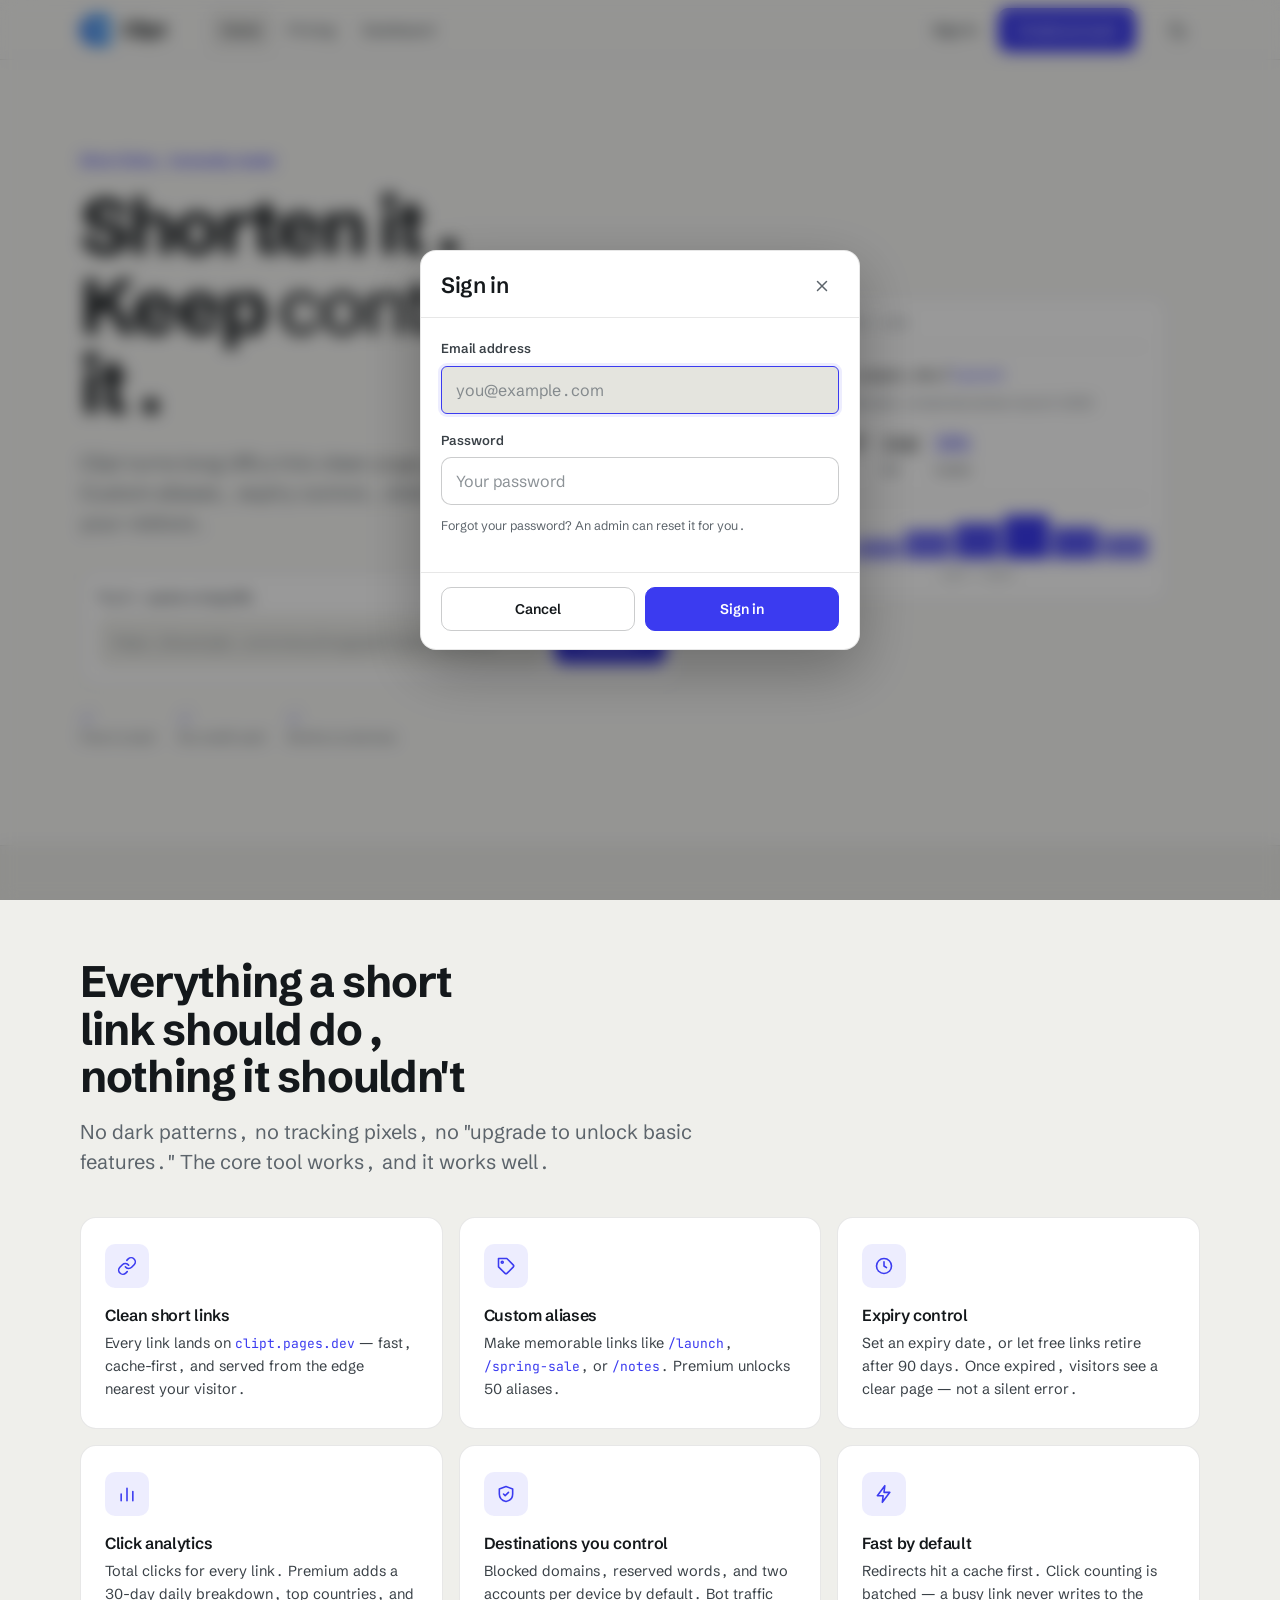
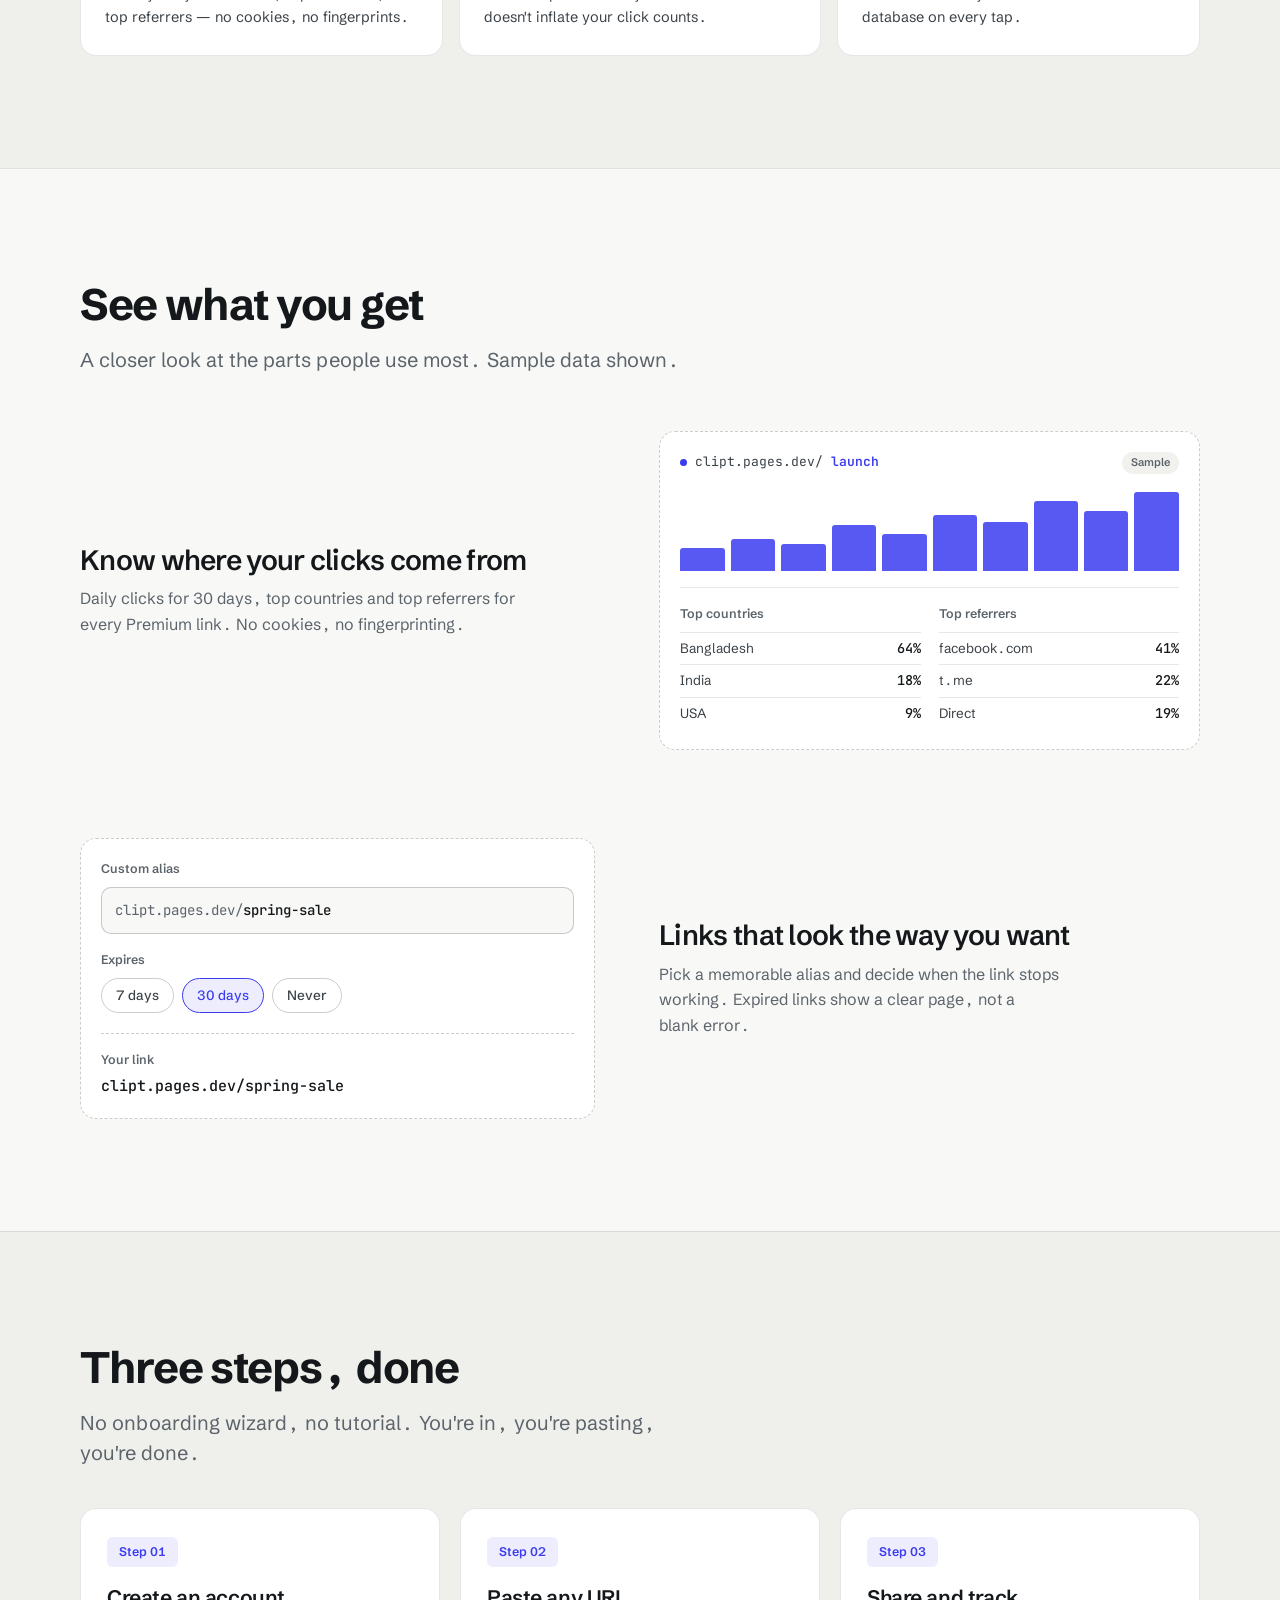
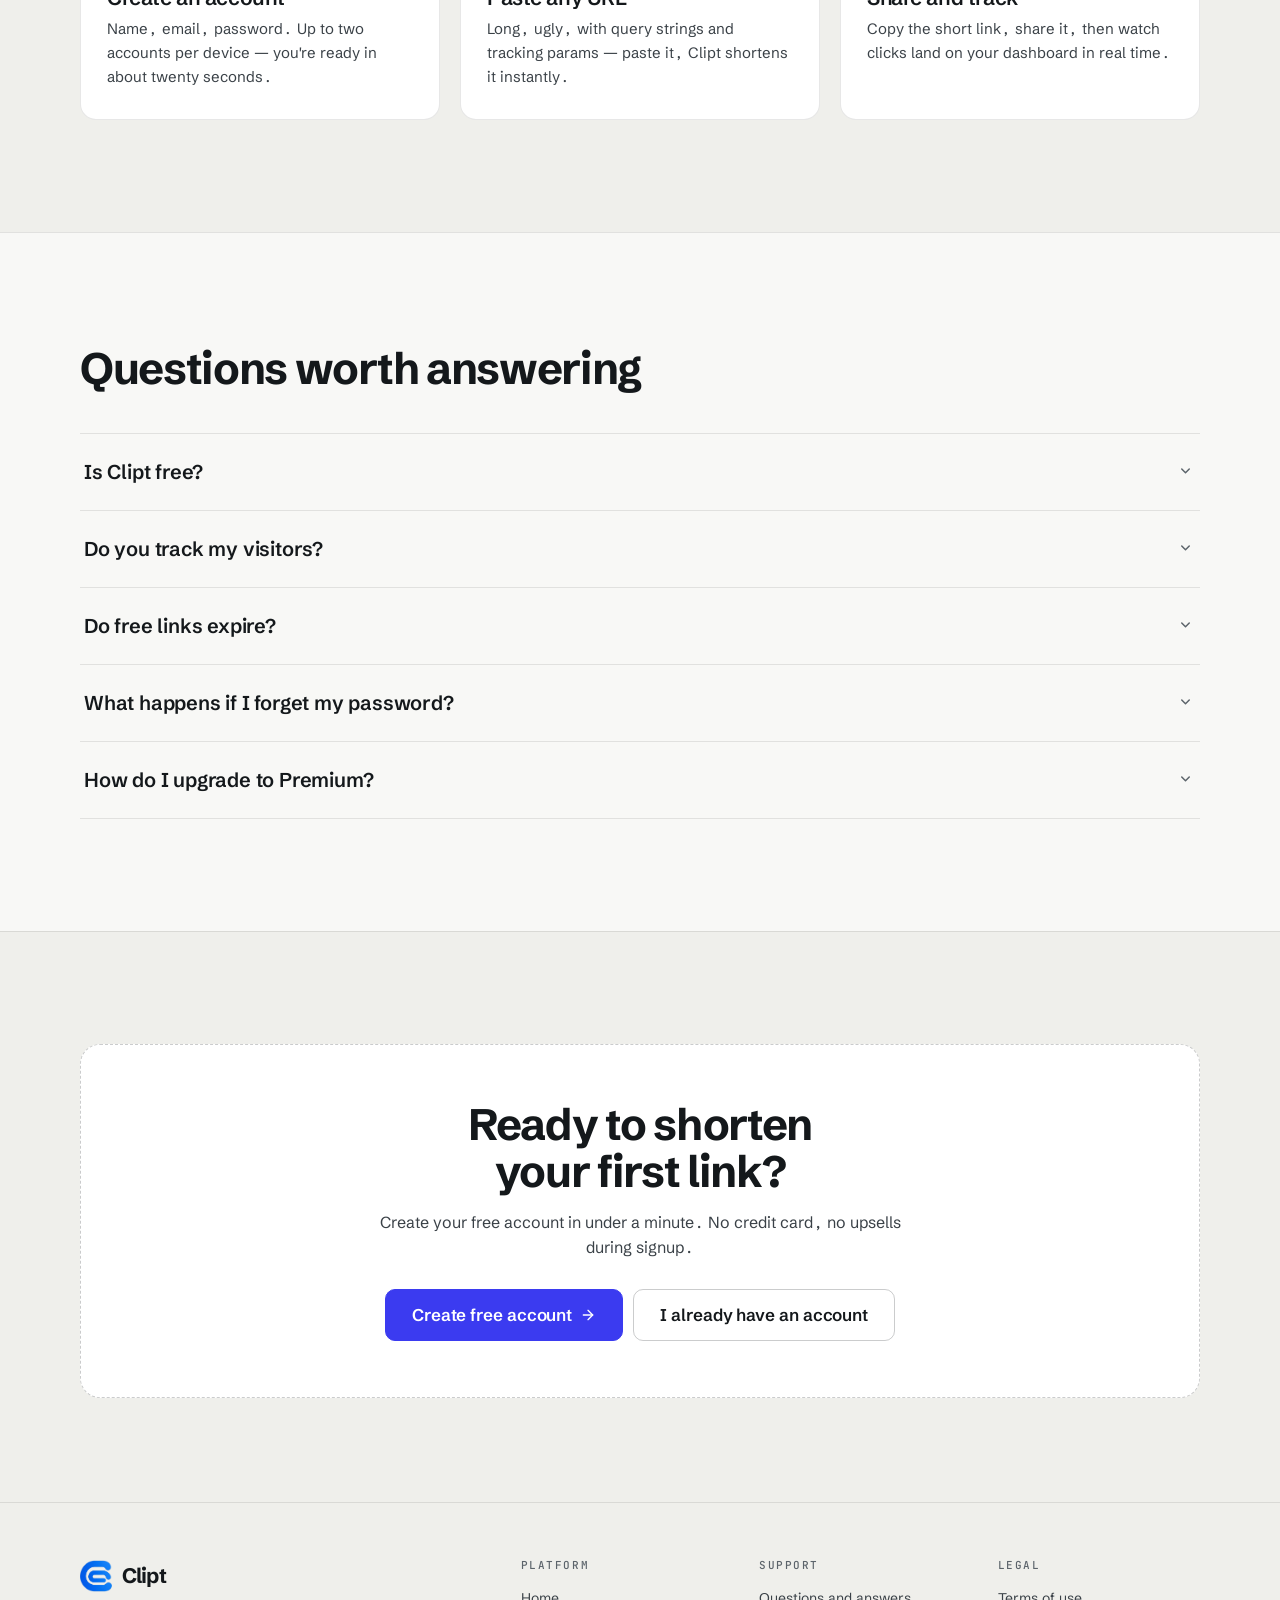
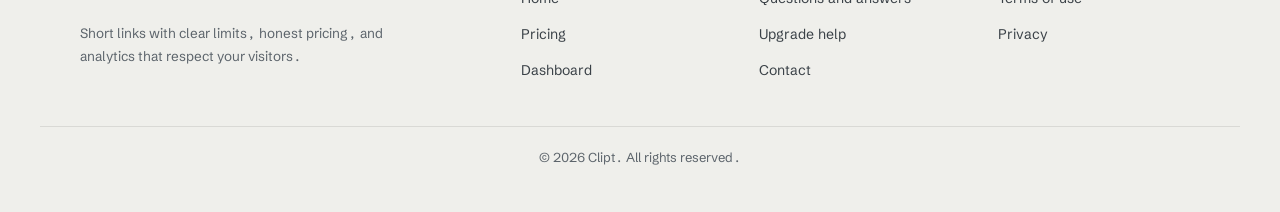
<file: abmin.html>
<!DOCTYPE html>
<html lang="en">
<head>
<meta charset="UTF-8">
<meta name="viewport" content="width=device-width, initial-scale=1.0, viewport-fit=cover">
<meta name="color-scheme" content="light dark"><meta name="theme-color" content="#fbfbfd">
<meta name="robots" content="noindex,nofollow">
<title>Admin — Clipt</title>
<link rel="icon" type="image/png" href="/clipt.png">
<link rel="apple-touch-icon" href="/clipt.png">

<script>try{var t=localStorage.getItem("clipt_theme");document.documentElement.setAttribute("data-theme",t==="dark"?"dark":"light")}catch(e){document.documentElement.setAttribute("data-theme","light")}</script>
<style>
:root{
  --bg:#05080f;--surface:#0b0f1a;--surface2:#111827;--surface3:#161e2e;
  --border:rgba(255,255,255,0.07);--border2:rgba(255,255,255,0.11);
  --accent:#00d4aa;--accent2:#00b894;--accent-dim:rgba(0,212,170,0.08);
  --white:#f0f4f8;--gray:#7a8899;--gray2:#a0adb8;
  --red:#f0566a;--red-dim:rgba(240,86,106,0.09);
  --green:#10d48e;--green-dim:rgba(16,212,142,0.09);
  --orange:#f59e0b;--orange-dim:rgba(245,158,11,0.09);
  --radius:9px;--radius-lg:13px;--transition:.18s cubic-bezier(.4,0,.2,1);
  --font-head:'Cormorant Garamond',Georgia,serif;
  --font-body:'Cabinet Grotesk',system-ui,-apple-system,sans-serif;
  --font-mono:'DM Mono',ui-monospace,Menlo,monospace;
  --hdr-h:64px;--side-w:260px;
  --sat:env(safe-area-inset-top,0px);--sab:env(safe-area-inset-bottom,0px);
}
*,*::before,*::after{box-sizing:border-box}
*{margin:0;padding:0}
html{-webkit-text-size-adjust:100%;scroll-behavior:smooth;scroll-padding-top:calc(var(--hdr-h) + 20px)}
body{
  font-family:var(--font-body);font-size:16px;line-height:1.55;
  color:var(--gray2);background:var(--bg);
  -webkit-font-smoothing:antialiased;-moz-osx-font-smoothing:grayscale;
  overflow-x:hidden;min-height:100dvh;
  padding-left:env(safe-area-inset-left,0px);padding-right:env(safe-area-inset-right,0px);
}
img,svg{display:block;max-width:100%}img{height:auto}
button{font:inherit;color:inherit;background:none;border:none;cursor:pointer}
a{color:inherit;text-decoration:none}
ul,ol{list-style:none}
input,textarea,select{font:inherit;color:inherit}
h1,h2,h3,h4,h5{font-family:var(--font-head);font-weight:600;color:var(--white);letter-spacing:-.01em;line-height:1.15}
p{text-wrap:pretty}h1,h2,h3{text-wrap:balance}
:focus-visible{outline:2px solid var(--accent);outline-offset:3px;border-radius:6px}
:focus:not(:focus-visible){outline:none}

.logo{display:inline-flex;align-items:center;gap:10px;flex-shrink:0}
.logo img{height:32px;width:auto;border-radius:6px}
.logo-word{font-family:var(--font-head);font-size:22px;font-weight:600;color:var(--white);letter-spacing:-.015em}
.logo-badge{
  font-family:var(--font-mono);font-size:9.5px;font-weight:500;
  letter-spacing:.1em;text-transform:uppercase;
  padding:3px 7px;border-radius:5px;
  background:var(--accent-dim);color:var(--accent);
  margin-left:2px;
}

.hdr{
  position:fixed;top:0;left:0;right:0;z-index:100;
  height:calc(var(--hdr-h) + var(--sat));padding-top:var(--sat);
  background:rgba(5,8,15,.85);
  backdrop-filter:saturate(180%) blur(14px);-webkit-backdrop-filter:saturate(180%) blur(14px);
  border-bottom:1px solid transparent;transition:border-color var(--transition);
}
.hdr.scrolled{border-bottom-color:var(--border)}
.hdr-in{
  display:flex;align-items:center;gap:20px;height:var(--hdr-h);
  width:100%;max-width:1200px;margin:0 auto;padding-inline:20px;
}
@media(min-width:720px){.hdr-in{padding-inline:32px}}
@media(min-width:1024px){.hdr-in{padding-inline:40px}}

.hdr-r{display:flex;align-items:center;gap:8px;margin-left:auto}
.ib{
  width:44px;height:44px;display:inline-flex;align-items:center;justify-content:center;
  border-radius:9px;color:var(--gray2);position:relative;
  transition:background var(--transition),color var(--transition);
  -webkit-tap-highlight-color:transparent;
}
.ib:hover{background:rgba(255,255,255,.05);color:var(--white)}
.ib-sm{
  width:34px;height:34px;display:inline-flex;align-items:center;justify-content:center;
  border-radius:7px;color:var(--gray);
  transition:background var(--transition),color var(--transition);
}
.ib-sm:hover{background:rgba(255,255,255,.06);color:var(--white)}
#menuBtn{display:inline-flex}

.prof{position:relative}
.prof .av-btn::after{
  content:"";width:22px;height:22px;border-radius:50%;
  background:linear-gradient(135deg,var(--accent),var(--accent2));
  position:absolute;
}
.prof .av-btn .av{
  position:relative;z-index:1;font-family:var(--font-body);
  font-size:10px;font-weight:700;color:#04110d;letter-spacing:.02em;
}
.menu{
  position:absolute;top:calc(100% + 6px);right:0;min-width:220px;
  background:var(--surface);border:1px solid var(--border2);border-radius:var(--radius-lg);
  box-shadow:0 12px 32px rgba(0,0,0,.5);padding:6px;display:none;z-index:110;
}
.menu.open{display:block;animation:menuIn .14s ease-out}
@keyframes menuIn{from{opacity:0;transform:translateY(-4px)}to{opacity:1;transform:translateY(0)}}
.menu-h{padding:10px 12px 8px;border-bottom:1px solid var(--border);margin-bottom:6px}
.menu-h strong{display:block;font-size:13px;color:var(--white);font-weight:600}
.menu-h span{font-size:11.5px;color:var(--gray);word-break:break-all}
.menu a,.menu button{
  display:flex;align-items:center;gap:10px;width:100%;
  padding:9px 12px;border-radius:7px;font-size:13.5px;font-weight:500;
  color:var(--gray2);text-align:left;
  transition:background var(--transition),color var(--transition);
}
.menu a:hover,.menu button:hover{background:rgba(255,255,255,.05);color:var(--white)}
.menu .danger{color:var(--red)}
.menu .danger:hover{background:var(--red-dim);color:var(--red)}
.menu-sep{height:1px;background:var(--border);margin:6px 0}

.dot{position:absolute;top:8px;right:8px;width:8px;height:8px;border-radius:50%;background:var(--red);border:2px solid var(--bg)}

.side{
  position:fixed;top:0;left:0;bottom:0;width:var(--side-w);max-width:88vw;z-index:120;
  background:var(--surface);border-right:1px solid var(--border2);
  transform:translateX(-100%);
  transition:transform .24s cubic-bezier(.4,0,.2,1);
  display:flex;flex-direction:column;
  padding:var(--sat) 0 var(--sab);overflow-y:auto;
}
.side.open{transform:translateX(0);box-shadow:0 0 60px rgba(0,0,0,.5)}
.side-top{padding:20px 20px 16px;border-bottom:1px solid var(--border);flex-shrink:0}
.side-nav{flex:1;padding:14px 12px}
.side-sec{
  font-family:var(--font-mono);font-size:10.5px;font-weight:500;
  letter-spacing:.12em;text-transform:uppercase;color:var(--gray);
  padding:14px 12px 6px;
}
.nav-i{
  display:flex;align-items:center;gap:12px;width:100%;
  padding:11px 12px;border-radius:8px;font-size:14px;font-weight:500;
  color:var(--gray2);text-align:left;position:relative;
  transition:background var(--transition),color var(--transition);
}
.nav-i:hover{background:rgba(255,255,255,.04);color:var(--white)}
.nav-i.on{background:var(--accent-dim);color:var(--accent)}
.nav-i svg{flex-shrink:0;opacity:.9}
.nav-i .cnt{
  margin-left:auto;font-family:var(--font-mono);font-size:10.5px;
  background:var(--red);color:#fff;padding:1px 7px;border-radius:99px;
  font-weight:600;letter-spacing:.02em;
}
.side-bot{border-top:1px solid var(--border);padding:14px 16px;flex-shrink:0}
.user-chip{
  display:flex;align-items:center;gap:12px;padding:10px 8px;border-radius:9px;
}
.user-chip .av{
  width:36px;height:36px;border-radius:50%;flex-shrink:0;
  background:linear-gradient(135deg,var(--accent),var(--accent2));
  display:flex;align-items:center;justify-content:center;
  font-family:var(--font-body);font-size:13px;font-weight:700;color:#04110d;
}
.user-chip .meta{min-width:0;flex:1}
.user-chip .meta strong{display:block;font-size:13.5px;font-weight:600;color:var(--white);overflow:hidden;text-overflow:ellipsis;white-space:nowrap}
.user-chip .meta span{display:block;font-size:11.5px;color:var(--gray);overflow:hidden;text-overflow:ellipsis;white-space:nowrap}

.scrim{
  position:fixed;inset:0;z-index:110;background:rgba(0,0,0,.6);
  backdrop-filter:blur(2px);opacity:0;visibility:hidden;
  transition:opacity var(--transition),visibility var(--transition);
}
.scrim.on{opacity:1;visibility:visible}

.btn{
  display:inline-flex;align-items:center;justify-content:center;gap:8px;
  height:44px;padding:0 18px;border-radius:var(--radius);
  font-family:var(--font-body);font-size:14px;font-weight:600;
  letter-spacing:-.005em;white-space:nowrap;border:1px solid transparent;cursor:pointer;
  transition:background var(--transition),border-color var(--transition),color var(--transition),transform var(--transition);
  -webkit-tap-highlight-color:transparent;touch-action:manipulation;
}
.btn:active{transform:translateY(1px)}
.btn-sm{height:36px;padding:0 14px;font-size:13px}
.btn-xs{height:32px;padding:0 11px;font-size:12px;border-radius:7px}
.btn-pri{background:var(--accent);color:#04110d;border-color:var(--accent)}
.btn-pri:hover{background:var(--accent2);border-color:var(--accent2)}
.btn-ghost{background:transparent;color:var(--white);border-color:var(--border2)}
.btn-ghost:hover{border-color:var(--gray);background:rgba(255,255,255,.03)}
.btn-quiet{background:transparent;color:var(--gray2);border-color:transparent;padding:0 12px}
.btn-quiet:hover{color:var(--white);background:rgba(255,255,255,.04)}
.btn-danger{background:var(--red-dim);color:var(--red);border-color:rgba(240,86,106,.25)}
.btn-danger:hover{background:rgba(240,86,106,.15);border-color:var(--red)}
.btn-warn{background:var(--orange-dim);color:var(--orange);border-color:rgba(245,158,11,.25)}
.btn-warn:hover{background:rgba(245,158,11,.15);border-color:var(--orange)}
.btn[disabled]{opacity:.5;cursor:not-allowed;transform:none}

.field{margin-bottom:16px}
.field label{
  display:block;font-family:var(--font-mono);font-size:11px;font-weight:500;
  letter-spacing:.1em;text-transform:uppercase;color:var(--gray);margin-bottom:7px;
}
.input,.select,.textarea{
  width:100%;height:46px;padding:0 14px;
  background:var(--surface2);border:1px solid var(--border2);border-radius:var(--radius);
  font-family:var(--font-body);font-size:15px;color:var(--white);outline:none;
  transition:border-color var(--transition),background var(--transition);
}
.input:hover,.select:hover,.textarea:hover{border-color:rgba(255,255,255,.18)}
.input:focus,.select:focus,.textarea:focus{border-color:var(--accent);background:var(--surface3)}
.input::placeholder,.textarea::placeholder{color:var(--gray);opacity:.7}
.input[aria-invalid="true"]{border-color:var(--red)}
.textarea{height:auto;padding:12px 14px;resize:vertical;min-height:80px;line-height:1.5}
.field-hint{font-size:12.5px;color:var(--gray);margin-top:6px;line-height:1.5}

.toast{
  position:fixed;left:20px;right:20px;bottom:calc(20px + var(--sab));z-index:200;
  max-width:420px;margin:0 auto;padding:14px 18px;
  background:var(--surface3);border:1px solid var(--border2);
  border-left:3px solid var(--accent);border-radius:var(--radius-lg);
  font-size:14px;color:var(--white);box-shadow:0 8px 32px rgba(0,0,0,.5);
  transform:translateY(120%);opacity:0;visibility:hidden;
  transition:transform .28s cubic-bezier(.4,0,.2,1),opacity .28s,visibility .28s;
  pointer-events:none;
}
.toast.show{transform:translateY(0);opacity:1;visibility:visible}
.toast-success{border-left-color:var(--accent)}
.toast-error{border-left-color:var(--red)}
.toast-info{border-left-color:var(--orange)}
@media(min-width:720px){.toast{left:auto;right:24px;bottom:calc(24px + var(--sab));margin:0}}

.modal-overlay{
  position:fixed;inset:0;z-index:300;background:rgba(0,0,0,.72);
  backdrop-filter:blur(4px);display:none;align-items:center;justify-content:center;padding:20px;
}
.modal-overlay.open{display:flex;animation:fadeIn .16s ease-out}
@keyframes fadeIn{from{opacity:0}to{opacity:1}}
.modal{
  width:100%;max-width:460px;max-height:calc(100dvh - 40px);
  background:var(--surface);border:1px solid var(--border2);border-radius:var(--radius-lg);
  box-shadow:0 24px 64px rgba(0,0,0,.6);display:flex;flex-direction:column;
  animation:modalIn .18s cubic-bezier(.4,0,.2,1);overflow:hidden;
}
.modal.wide{max-width:680px}
@keyframes modalIn{from{opacity:0;transform:translateY(8px) scale(.98)}to{opacity:1;transform:none}}
.modal-h{
  display:flex;align-items:center;justify-content:space-between;gap:12px;
  padding:18px 20px 14px;border-bottom:1px solid var(--border);flex-shrink:0;
}
.modal-h h3{font-family:var(--font-head);font-size:22px;font-weight:600;color:var(--white);letter-spacing:-.015em;line-height:1.2}
.modal-b{padding:20px;overflow-y:auto;flex:1;min-height:0}
.modal-f{padding:14px 20px 18px;border-top:1px solid var(--border);display:flex;gap:10px;flex-shrink:0}
.modal-f .btn{flex:1}
@media(max-width:520px){
  .modal-overlay{padding:12px;align-items:flex-end}
  .modal{border-radius:16px 16px 0 0;max-height:92dvh;padding-bottom:var(--sab)}
  .modal-h{padding:22px 18px 14px}
  .modal-b{padding:18px}
  .modal-f{padding:12px 18px calc(16px + var(--sab))}
}
#_alert{display:none;padding:11px 14px;border-radius:var(--radius);font-size:13.5px;line-height:1.5;margin-bottom:16px}
#_alert.show{display:block}
#_alert.error{background:var(--red-dim);color:var(--red);border:1px solid rgba(240,86,106,.25)}
#_alert.info{background:var(--accent-dim);color:var(--accent);border:1px solid rgba(41,151,255,.3)}
#_alert.warn{background:var(--orange-dim);color:var(--orange);border:1px solid rgba(245,158,11,.25)}

.main{padding-top:calc(var(--hdr-h) + var(--sat));min-height:100dvh;display:flex;flex-direction:column}
.app-wrap{width:100%;max-width:1200px;margin:0 auto;padding:32px 20px 80px;flex:1}
@media(min-width:720px){.app-wrap{padding:40px 32px 96px}}
@media(min-width:1024px){.app-wrap{padding-inline:40px}}

.page-head{margin-bottom:28px;display:flex;align-items:flex-start;justify-content:space-between;gap:16px;flex-wrap:wrap}
.page-head h1{font-family:var(--font-head);font-size:clamp(28px,4.4vw,40px);font-weight:600;letter-spacing:-.02em;color:var(--white);margin-bottom:8px}
.page-head p{font-size:15px;color:var(--gray2);max-width:640px}
.page-head .page-actions{display:flex;gap:8px;flex-shrink:0}

@media(min-width:861px){
  body.has-side .side{transform:translateX(0)}
  body.has-side .scrim{display:none}
  body.has-side .hdr{left:var(--side-w)}
  body.has-side .hdr-in{max-width:none}
  body.has-side .app-wrap{margin-left:var(--side-w);max-width:none;width:calc(100% - var(--side-w))}
  body.has-side #menuBtn{display:none}
}

.view{display:none}
.view.on{display:block;animation:viewIn .2s ease-out}
@keyframes viewIn{from{opacity:0;transform:translateY(4px)}to{opacity:1;transform:none}}

.card{
  background:var(--surface);border:1px solid var(--border);
  border-radius:var(--radius-lg);padding:24px;margin-bottom:16px;
}
.card-h{
  display:flex;align-items:center;justify-content:space-between;gap:12px;
  margin-bottom:18px;flex-wrap:wrap;
}
.card-h h2{font-family:var(--font-head);font-size:22px;font-weight:600;color:var(--white);letter-spacing:-.015em;margin:0}
.card-h .sub{font-size:13px;color:var(--gray);margin-top:2px}

.stats-grid{display:grid;grid-template-columns:1fr;gap:12px;margin-bottom:16px}
@media(min-width:640px){.stats-grid{grid-template-columns:repeat(2,1fr);gap:16px}}
@media(min-width:960px){.stats-grid{grid-template-columns:repeat(4,1fr)}}
.stat{
  background:var(--surface);border:1px solid var(--border);
  border-radius:var(--radius-lg);padding:20px 22px;
}
.stat .k{
  font-family:var(--font-mono);font-size:10.5px;font-weight:500;
  letter-spacing:.12em;text-transform:uppercase;color:var(--gray);margin-bottom:10px;
}
.stat .v{font-family:var(--font-head);font-size:32px;font-weight:600;color:var(--white);letter-spacing:-.02em;line-height:1}
.stat .m{font-size:12.5px;color:var(--gray);margin-top:6px}
.stat.accent .v{color:var(--accent)}
.stat.warn .v{color:var(--orange)}

.row-list{display:flex;flex-direction:column;gap:10px}
.row-item{
  background:var(--surface2);border:1px solid var(--border);
  border-radius:var(--radius);padding:14px 16px;
  display:grid;grid-template-columns:1fr auto;gap:14px;align-items:center;
  transition:border-color var(--transition);
}
.row-item:hover{border-color:var(--border2)}
.row-main{min-width:0}
.row-title{font-size:14.5px;font-weight:600;color:var(--white);margin-bottom:3px;overflow:hidden;text-overflow:ellipsis;white-space:nowrap}
.row-sub{font-size:12.5px;color:var(--gray);overflow:hidden;text-overflow:ellipsis;white-space:nowrap}
.row-meta{display:flex;flex-wrap:wrap;gap:6px 14px;margin-top:8px;font-family:var(--font-mono);font-size:10.5px;letter-spacing:.06em;text-transform:uppercase;color:var(--gray)}
.row-actions{display:flex;gap:6px;flex-shrink:0;flex-wrap:wrap}
@media(max-width:640px){.row-item{grid-template-columns:1fr}.row-actions{justify-content:flex-end}}

.badge{
  display:inline-flex;align-items:center;gap:5px;
  padding:3px 9px;border-radius:99px;
  font-family:var(--font-mono);font-size:10px;font-weight:600;
  letter-spacing:.06em;text-transform:uppercase;
}
.badge.free{background:var(--surface3);color:var(--gray2)}
.badge.premium{background:var(--accent-dim);color:var(--accent)}
.badge.approved{background:var(--green-dim);color:var(--green)}
.badge.pending{background:var(--orange-dim);color:var(--orange)}
.badge.rejected{background:var(--red-dim);color:var(--red)}
.badge.blocked{background:var(--red-dim);color:var(--red)}
.badge.unapproved{background:var(--orange-dim);color:var(--orange)}

.filters{display:flex;gap:10px;margin-bottom:16px;flex-wrap:wrap;align-items:center}
.search-box{position:relative;flex:1;min-width:200px}
.search-box svg{position:absolute;left:12px;top:50%;transform:translateY(-50%);color:var(--gray);pointer-events:none}
.search-box .input{padding-left:38px}
.chips{display:flex;gap:6px;flex-wrap:wrap}
.chip{
  padding:7px 14px;border-radius:99px;
  font-family:var(--font-mono);font-size:11px;font-weight:500;
  letter-spacing:.06em;text-transform:uppercase;
  background:var(--surface2);border:1px solid var(--border);color:var(--gray2);
  cursor:pointer;transition:all var(--transition);
  -webkit-tap-highlight-color:transparent;
}
.chip:hover{border-color:var(--border2);color:var(--white)}
.chip.on{background:var(--accent-dim);border-color:var(--accent);color:var(--accent)}

.pager{display:flex;justify-content:center;gap:8px;margin-top:20px;flex-wrap:wrap;align-items:center}
.pager-info{font-family:var(--font-mono);font-size:12px;color:var(--gray);padding:0 8px}

.empty{text-align:center;padding:48px 20px;color:var(--gray2)}
.empty svg{margin:0 auto 16px;color:var(--gray);opacity:.5}
.empty h3{font-family:var(--font-head);font-size:20px;font-weight:600;color:var(--white);margin-bottom:6px}
.empty p{font-size:14px;color:var(--gray);max-width:400px;margin:0 auto}

.skel{
  background:linear-gradient(90deg,var(--surface2) 25%,var(--surface3) 50%,var(--surface2) 75%);
  background-size:200% 100%;animation:shimmer 1.4s linear infinite;
  border-radius:var(--radius);
}
@keyframes shimmer{0%{background-position:200% 0}100%{background-position:-200% 0}}
.skel-row{height:72px;margin-bottom:10px}
.skel-tall{height:120px;margin-bottom:16px}

.setting-item{padding:16px 0;border-bottom:1px solid var(--border)}
.setting-item:last-child{border-bottom:none;padding-bottom:0}
.setting-item .row{display:flex;align-items:flex-start;justify-content:space-between;gap:16px;flex-wrap:wrap}
.setting-item .l{flex:1;min-width:0}
.setting-item label{font-size:14.5px;font-weight:600;color:var(--white);display:block;margin-bottom:4px}
.setting-item .desc{font-size:13px;color:var(--gray);line-height:1.55;margin-bottom:8px}
.toggle{
  position:relative;display:inline-flex;align-items:center;gap:10px;cursor:pointer;
  font-size:13.5px;font-weight:600;color:var(--white);flex-shrink:0;
}
.toggle input{position:absolute;opacity:0;width:1px;height:1px;pointer-events:none}
.toggle .sw{
  width:44px;height:24px;border-radius:24px;background:var(--surface3);
  border:1px solid var(--border2);position:relative;
  transition:background var(--transition),border-color var(--transition);
  flex-shrink:0;
}
.toggle .sw::after{
  content:"";position:absolute;top:2px;left:2px;
  width:18px;height:18px;border-radius:50%;background:var(--gray2);
  transition:transform var(--transition),background var(--transition);
}
.toggle input:checked + .sw{background:var(--accent-dim);border-color:var(--accent)}
.toggle input:checked + .sw::after{transform:translateX(20px);background:var(--accent)}
.toggle input:focus-visible + .sw{outline:2px solid var(--accent);outline-offset:2px}

.ftr{background:var(--surface);border-top:1px solid var(--border);padding:40px 0 20px}
.ftr-in{
  width:100%;max-width:1200px;margin:0 auto;padding-inline:20px;
  display:grid;grid-template-columns:1fr;gap:28px;
}
@media(min-width:720px){.ftr-in{padding-inline:32px;grid-template-columns:2fr 1fr 1fr 1fr}}
@media(min-width:1024px){.ftr-in{padding-inline:40px}}
body.has-side .ftr-in{margin-left:var(--side-w);max-width:none}
.ftr h5{font-family:var(--font-mono);font-size:11px;font-weight:500;letter-spacing:.14em;text-transform:uppercase;color:var(--gray);margin-bottom:12px}
.ftr ul{display:flex;flex-direction:column;gap:8px}
.ftr a{font-size:13.5px;color:var(--gray2);transition:color var(--transition)}
.ftr a:hover{color:var(--accent)}
.ftr p{font-size:13px;line-height:1.7;color:var(--gray);margin-top:14px;max-width:320px}
.ftr-b{
  width:100%;max-width:1200px;margin:36px auto 0;
  padding:18px 20px calc(18px + var(--sab));
  border-top:1px solid var(--border);
  font-size:12.5px;color:var(--gray);text-align:center;
}
@media(min-width:720px){.ftr-b{padding-inline:32px}}
@media(min-width:1024px){.ftr-b{padding-inline:40px}}
body.has-side .ftr-b{margin-left:var(--side-w);max-width:none}

.hidden{display:none !important}
.spin{width:16px;height:16px;border-radius:50%;border:2px solid rgba(0,0,0,.2);border-top-color:currentColor;animation:spin .7s linear infinite;display:inline-block}
@keyframes spin{to{transform:rotate(360deg)}}
.btn .spin{margin-right:2px}
.btn-ghost .spin{border-color:rgba(255,255,255,.2);border-top-color:var(--white)}

@media(prefers-reduced-motion:reduce){
  *,*::before,*::after{animation-duration:.01ms !important;animation-iteration-count:1 !important;transition-duration:.01ms !important;scroll-behavior:auto !important}
}

/* ═══ SHARED SITE THEME (light default, dark via [data-theme=dark]) ═══ */
/* ═══ APPLE-STYLE THEME (light default, dark via [data-theme=dark]) ═══ */
:root{--bg:#fbfbfd;--alt:#f5f5f7;--surface:#fff;--surface2:#f5f5f7;--surface3:#e8e8ed;--border:rgba(0,0,0,.08);--border2:rgba(0,0,0,.16);
--accent:#0071e3;--accent2:#0077ed;--accent-dim:rgba(0,113,227,.09);--white:#1d1d1f;--gray:#6e6e73;--gray2:#424245;
--red:#d70015;--red-dim:rgba(215,0,21,.08);--green:#248a3d;--green-dim:rgba(36,138,61,.1);--orange:#b25000;--orange-dim:rgba(178,80,0,.1);
--hover:rgba(0,0,0,.05);--hdr-bg:rgba(251,251,253,.8);--radius:14px;--radius-lg:20px;--hdr-h:56px;color-scheme:light;
--font-head:-apple-system,BlinkMacSystemFont,"SF Pro Display","Inter","Segoe UI",Roboto,"Helvetica Neue",Arial,sans-serif;
--font-body:-apple-system,BlinkMacSystemFont,"SF Pro Text","Inter","Segoe UI",Roboto,"Helvetica Neue",Arial,sans-serif;
--font-mono:ui-monospace,"SF Mono",Menlo,Consolas,monospace}
:root[data-theme="dark"]{--bg:#000;--alt:#0a0a0c;--surface:#1c1c1e;--surface2:#2c2c2e;--surface3:#3a3a3c;--border:rgba(255,255,255,.1);--border2:rgba(255,255,255,.2);
--accent:#2997ff;--accent2:#0a84ff;--accent-dim:rgba(41,151,255,.14);--white:#f5f5f7;--gray:#98989d;--gray2:#c7c7cc;
--red:#ff453a;--red-dim:rgba(255,69,58,.14);--green:#30d158;--green-dim:rgba(48,209,88,.14);--orange:#ff9f0a;--orange-dim:rgba(255,159,10,.14);
--hover:rgba(255,255,255,.08);--hdr-bg:rgba(0,0,0,.72);color-scheme:dark}
body{background:var(--bg);color:var(--gray2);transition:background .25s,color .25s}
.btn-pri,.nav-i .cnt,.prof .av-btn .av,.user-chip .av,.logo-badge,.av{color:#fff}
.btn-ghost:hover,.btn-quiet:hover,.ib-sm:hover,.ib:hover,.link-short button:hover,.menu a:hover,.menu button:hover,.nav-i:hover,.user-chip:hover{background:var(--hover)}
.input:hover,.select:hover,.textarea:hover{border-color:var(--gray)}
.hdr{background:var(--hdr-bg);-webkit-backdrop-filter:saturate(180%) blur(20px);backdrop-filter:saturate(180%) blur(20px);border-bottom:1px solid var(--border)}
.side{background:var(--surface);border-right:1px solid var(--border)}
.side-sec{font-family:var(--font-body);text-transform:none;letter-spacing:0;font-size:12px;font-weight:600;color:var(--gray)}
.nav-i{border-radius:12px;min-height:44px;font-weight:500}
.btn,.ib{min-height:44px} .ib{min-width:44px}
.btn{border-radius:980px;font-weight:500;letter-spacing:-.01em}
.btn-pri{background:var(--accent);color:#fff;box-shadow:none} .btn-pri:hover{background:var(--accent2)}
.btn-ghost{background:transparent;color:var(--accent);border:1px solid var(--accent)}
.input,.select,.textarea{background:var(--surface);border:1px solid var(--border2);border-radius:12px;min-height:48px}
.input:focus,.select:focus,.textarea:focus{border-color:var(--accent);box-shadow:0 0 0 4px var(--accent-dim);outline:0}
.stat,.link-row,.plan-card{border-radius:20px}
.stat{box-shadow:0 1px 2px rgba(0,0,0,.04)}
.link-row{background:var(--surface);border:1px solid var(--border)}
h1,h2,h3{font-family:var(--font-head);letter-spacing:-.025em;font-weight:700;color:var(--white)}
.menu{background:var(--surface);border:1px solid var(--border);border-radius:16px;box-shadow:0 12px 40px rgba(0,0,0,.18)}
.modal{background:var(--surface);border:1px solid var(--border);border-radius:22px;box-shadow:0 24px 80px rgba(0,0,0,.28)}
.modal-overlay{background:rgba(0,0,0,.4);-webkit-backdrop-filter:blur(8px);backdrop-filter:blur(8px)}


/* admin-specific + shared polish */
:root{--lift:0 1px 2px rgba(0,0,0,.04),0 12px 32px -8px rgba(0,0,0,.12)}
:root[data-theme="dark"]{--lift:0 1px 0 rgba(255,255,255,.04) inset,0 18px 44px -12px rgba(0,0,0,.7)}
.btn-pri{color:#fff;border-color:var(--accent);box-shadow:0 6px 18px -6px var(--accent)}
.ib:hover,.ib-sm:hover,.menu a:hover,.menu button:hover,.nav-i:hover,.btn-quiet:hover,.btn-ghost:hover{background:var(--hover)}
.btn-ghost:hover{border-color:var(--accent)}
.input:hover,.select:hover,.textarea:hover{border-color:var(--gray)}
.logo-badge{color:#fff}
.btn-ghost .spin{border-color:var(--border2);border-top-color:var(--accent)}
.card,.stat,.row,.list-row{border-radius:20px}
.card{box-shadow:var(--lift)}
.card,.stat{background:var(--surface);border:1px solid var(--border)}
.toast{background:var(--surface);color:var(--white);border:1px solid var(--border2);box-shadow:var(--lift)}
.modal{background:var(--surface);border:1px solid var(--border);border-radius:22px;box-shadow:0 24px 80px rgba(0,0,0,.28)}
.modal-overlay{background:rgba(0,0,0,.4);-webkit-backdrop-filter:blur(8px);backdrop-filter:blur(8px)}
.menu{background:var(--surface);border:1px solid var(--border);border-radius:16px;box-shadow:0 12px 40px rgba(0,0,0,.18)}
.side{background:var(--surface);border-right:1px solid var(--border)}
.side-sec,.field label,.stat .k{font-family:var(--font-body);text-transform:none;letter-spacing:0;font-size:13px;font-weight:500;color:var(--gray)}
.page-head h1{font-weight:700}
:focus-visible{outline:2px solid var(--accent);outline-offset:3px;border-radius:8px}
::selection{background:var(--accent);color:#fff}
.btn:active{transform:scale(.98)}
.btn[disabled]{opacity:.6;cursor:progress}

/* ═══ FOOTER + ZOOM FIX ═══ */
.ftr{background:var(--alt);border-top:1px solid var(--border);padding:32px 0 8px;margin-top:auto}
.ftr-in,.ftr-b{margin-left:auto;margin-right:auto;max-width:1100px;width:100%}
body.has-side .ftr-in,body.has-side .ftr-b{margin-left:auto;margin-right:auto;max-width:1100px;width:100%}
.ftr-in{grid-template-columns:repeat(2,minmax(0,1fr));gap:28px 20px;padding-inline:20px}
.ftr-in>div:first-child{grid-column:1/-1}
.ftr h5{font-family:var(--font-body);text-transform:none;letter-spacing:0;font-size:12px;font-weight:600;color:var(--white);margin-bottom:10px}
.ftr a{font-size:13px;color:var(--gray)} .ftr a:hover{color:var(--accent)}
.ftr p{font-size:13px;line-height:1.6;max-width:360px}
.ftr-b{font-size:12px;color:var(--gray);margin-top:28px;padding-inline:20px;text-align:left}
@media(min-width:720px){.ftr-in{grid-template-columns:2fr 1fr 1fr 1fr;padding-inline:32px}.ftr-in>div:first-child{grid-column:auto}.ftr-b{padding-inline:32px}}
@media(min-width:861px){body.has-side .ftr{margin-left:var(--side-w)}}
html,body{max-width:100%;overflow-x:hidden}
.main,.app-wrap,.card,.view{min-width:0}
.card{overflow-wrap:anywhere}
img,svg,video{max-width:100%}
@media(max-width:860px){.input,.select,.textarea{font-size:16px}}
#themeBtn .i-sun{display:none} :root[data-theme="dark"] #themeBtn .i-sun{display:block} :root[data-theme="dark"] #themeBtn .i-moon{display:none}
</style>
<link rel="preconnect" href="https://fonts.googleapis.com">
<link rel="preconnect" href="https://fonts.gstatic.com" crossorigin>
<link rel="stylesheet" href="https://fonts.googleapis.com/css2?family=JetBrains+Mono:wght@400;500&family=Schibsted+Grotesk:wght@400;500;600;700&display=swap">
<link rel="stylesheet" href="/clipt-ui.css">
</head>
<body class="has-side">

<!-- SIDEBAR -->
<aside class="side" id="side" aria-label="Navigation">
  <div class="side-top">
    <a href="/" class="logo">
      <img src="/clipt.png" alt="Clipt">
      <span class="logo-word">Clipt</span>
      <span class="logo-badge">Admin</span>
    </a>
  </div>
  <nav class="side-nav">
    <div class="side-sec">Manage</div>
    <button class="nav-i" data-view="dashboard">
      <svg width="18" height="18" viewBox="0 0 24 24" fill="none" stroke="currentColor" stroke-width="1.9" stroke-linecap="round" stroke-linejoin="round"><rect x="3" y="3" width="7" height="7" rx="1"/><rect x="14" y="3" width="7" height="7" rx="1"/><rect x="3" y="14" width="7" height="7" rx="1"/><rect x="14" y="14" width="7" height="7" rx="1"/></svg>
      Overview
    </button>
    <button class="nav-i" data-view="users">
      <svg width="18" height="18" viewBox="0 0 24 24" fill="none" stroke="currentColor" stroke-width="1.9" stroke-linecap="round" stroke-linejoin="round"><circle cx="9" cy="8" r="3.5"/><path d="M2.5 20a6.5 6.5 0 0 1 13 0"/><path d="M16 4.6a3.5 3.5 0 0 1 0 6.8"/><path d="M18 14.2a6.5 6.5 0 0 1 3.5 5.8"/></svg>
      Users
    </button>
    <button class="nav-i" data-view="links">
      <svg width="18" height="18" viewBox="0 0 24 24" fill="none" stroke="currentColor" stroke-width="1.9" stroke-linecap="round" stroke-linejoin="round"><path d="M10 13a5 5 0 0 0 7.54.54l3-3a5 5 0 0 0-7.07-7.07l-1.72 1.71"/><path d="M14 11a5 5 0 0 0-7.54-.54l-3 3a5 5 0 0 0 7.07 7.07l1.71-1.71"/></svg>
      Links
    </button>
    <button class="nav-i" data-view="polls">
      <svg width="18" height="18" viewBox="0 0 24 24" fill="none" stroke="currentColor" stroke-width="1.9" stroke-linecap="round" stroke-linejoin="round"><path d="M4 20V10M10 20V4M16 20v-7M22 20H2"/></svg>
      Polls
    </button>
    <button class="nav-i" data-view="payments">
      <svg width="18" height="18" viewBox="0 0 24 24" fill="none" stroke="currentColor" stroke-width="1.9" stroke-linecap="round" stroke-linejoin="round"><rect x="2.5" y="5" width="19" height="14" rx="2.5"/><path d="M2.5 10h19"/><path d="M6.5 15h3"/></svg>
      Payments
      <span class="cnt" id="navPay" hidden>0</span>
    </button>
    <button class="nav-i" data-view="settings">
      <svg width="18" height="18" viewBox="0 0 24 24" fill="none" stroke="currentColor" stroke-width="1.9" stroke-linecap="round" stroke-linejoin="round"><path d="M4 6h8M18 6h2M4 12h2M12 12h8M4 18h10M20 18h0"/><circle cx="15" cy="6" r="2.2"/><circle cx="9" cy="12" r="2.2"/><circle cx="17" cy="18" r="2.2"/></svg>
      Settings
    </button>
    <button class="nav-i" data-view="account">
      <svg width="18" height="18" viewBox="0 0 24 24" fill="none" stroke="currentColor" stroke-width="1.9" stroke-linecap="round" stroke-linejoin="round"><circle cx="8" cy="15" r="4"/><path d="m11 12 8-8M16 7l3 3"/></svg>
      Admin account
    </button>
    <div class="side-sec">Shortcuts</div>
    <a class="nav-i" href="/" target="_blank" rel="noopener">
      <svg width="18" height="18" viewBox="0 0 24 24" fill="none" stroke="currentColor" stroke-width="1.9" stroke-linecap="round" stroke-linejoin="round"><path d="M14 4h6v6M20 4l-9 9M18 14v5a1 1 0 0 1-1 1H5a1 1 0 0 1-1-1V7a1 1 0 0 1 1-1h5"/></svg>
      Public site
    </a>
    <a class="nav-i" href="/dashboard.html">
      <svg width="18" height="18" viewBox="0 0 24 24" fill="none" stroke="currentColor" stroke-width="1.9" stroke-linecap="round" stroke-linejoin="round"><circle cx="12" cy="8" r="4"/><path d="M4 21a8 8 0 0 1 16 0"/></svg>
      User view
    </a>
  </nav>
  <div class="side-bot" id="sideBot"></div>
</aside>
<div class="scrim" id="scrim"></div>

<!-- HEADER -->
<header class="hdr" id="hdr">
  <div class="hdr-in">
    <button class="ib" id="menuBtn" aria-label="Open menu" aria-expanded="false">
      <svg width="22" height="22" viewBox="0 0 24 24" fill="none" stroke="currentColor" stroke-width="1.9" stroke-linecap="round"><path d="M4 7h16M4 12h16M4 17h16"/></svg>
    </button>
    <a href="/" class="logo">
      <img src="/clipt.png" alt="Clipt">
      <span class="logo-word">Clipt</span>
      <span class="logo-badge">Admin</span>
    </a>
    <div class="hdr-r">
      <button class="ib" id="themeBtn" type="button" aria-label="Toggle dark mode" title="Light / dark">
        <svg class="i-moon" width="20" height="20" viewBox="0 0 24 24" fill="none" stroke="currentColor" stroke-width="1.9" stroke-linecap="round" stroke-linejoin="round"><path d="M21 12.8A9 9 0 1 1 11.2 3a7 7 0 0 0 9.8 9.8z"/></svg>
        <svg class="i-sun" width="20" height="20" viewBox="0 0 24 24" fill="none" stroke="currentColor" stroke-width="1.9" stroke-linecap="round"><circle cx="12" cy="12" r="4"/><path d="M12 2v2M12 20v2M4.9 4.9l1.4 1.4M17.7 17.7l1.4 1.4M2 12h2M20 12h2M4.9 19.1l1.4-1.4M17.7 6.3l1.4-1.4"/></svg>
      </button>
      <button class="ib" id="bellBtn" aria-label="Pending payments">
        <svg width="20" height="20" viewBox="0 0 24 24" fill="none" stroke="currentColor" stroke-width="1.9" stroke-linecap="round" stroke-linejoin="round"><path d="M6 9a6 6 0 0 1 12 0c0 6 2.5 7.5 2.5 7.5h-17S6 15 6 9z"/><path d="M10 20a2 2 0 0 0 4 0"/></svg>
        <span class="dot" id="bellDot" hidden></span>
      </button>
      <div class="prof">
        <button class="ib av-btn" id="profBtn" aria-label="Account menu" aria-haspopup="true" aria-expanded="false">
          <span class="av" id="hdrAv">A</span>
        </button>
        <div class="menu" id="profMenu">
          <div class="menu-h">
            <strong id="menuName">Admin</strong>
            <span id="menuEmail"></span>
          </div>
          <button type="button" data-go="dashboard">
            <svg width="16" height="16" viewBox="0 0 24 24" fill="none" stroke="currentColor" stroke-width="1.9" stroke-linecap="round" stroke-linejoin="round"><rect x="3" y="3" width="7" height="7" rx="1"/><rect x="14" y="3" width="7" height="7" rx="1"/><rect x="3" y="14" width="7" height="7" rx="1"/><rect x="14" y="14" width="7" height="7" rx="1"/></svg>
            Overview
          </button>
          <a href="/" target="_blank" rel="noopener">
            <svg width="16" height="16" viewBox="0 0 24 24" fill="none" stroke="currentColor" stroke-width="1.9" stroke-linecap="round" stroke-linejoin="round"><path d="M14 4h6v6M20 4l-9 9M18 14v5a1 1 0 0 1-1 1H5a1 1 0 0 1-1-1V7a1 1 0 0 1 1-1h5"/></svg>
            Public site
          </a>
          <div class="menu-sep"></div>
          <button type="button" class="danger" id="signOutBtn">
            <svg width="16" height="16" viewBox="0 0 24 24" fill="none" stroke="currentColor" stroke-width="1.9" stroke-linecap="round" stroke-linejoin="round"><path d="M9 4H5a1 1 0 0 0-1 1v14a1 1 0 0 0 1 1h4M16 8l4 4-4 4M20 12H9"/></svg>
            Sign out
          </button>
        </div>
      </div>
    </div>
  </div>
</header>

<main class="main">
  <div class="app-wrap">

    <!-- VIEW: OVERVIEW -->
    <div class="view" id="view-dashboard">
      <header class="page-head">
        <div>
          <h1>Overview</h1>
          <p>A snapshot of the whole platform.</p>
        </div>
        <div class="page-actions">
          <button class="btn btn-ghost btn-sm" id="refreshStats" type="button">Refresh</button>
        </div>
      </header>

      <div class="stats-grid" id="statsGrid">
        <div class="skel skel-tall"></div>
        <div class="skel skel-tall"></div>
        <div class="skel skel-tall"></div>
        <div class="skel skel-tall"></div>
      </div>

      <div class="card">
        <div class="card-h">
          <h2>Recent users</h2>
          <p class="sub">Newest first</p>
        </div>
        <div id="recentUsers">
          <div class="skel skel-row"></div>
          <div class="skel skel-row"></div>
          <div class="skel skel-row"></div>
        </div>
      </div>
    </div>

    <!-- VIEW: USERS -->
    <div class="view" id="view-users">
      <header class="page-head">
        <div>
          <h1>Users</h1>
          <p>Search, filter, and manage every account.</p>
        </div>
        <div class="page-actions">
          <button class="btn btn-ghost btn-sm" id="refreshUsers" type="button">Refresh</button>
        </div>
      </header>

      <div class="card">
        <div class="filters">
          <div class="search-box">
            <svg width="16" height="16" viewBox="0 0 24 24" fill="none" stroke="currentColor" stroke-width="2" stroke-linecap="round" stroke-linejoin="round"><circle cx="11" cy="11" r="6.5"/><path d="m20 20-4.2-4.2"/></svg>
            <input class="input" id="userSearch" type="text" placeholder="Search by name or email" autocomplete="off" spellcheck="false">
          </div>
          <div class="chips" id="userFilters">
            <button class="chip on" data-filter="all" type="button">All</button>
            <button class="chip" data-filter="premium" type="button">Premium</button>
            <button class="chip" data-filter="pending" type="button">Pending</button>
            <button class="chip" data-filter="blocked" type="button">Blocked</button>
          </div>
        </div>
        <div id="usersList">
          <div class="skel skel-row"></div>
          <div class="skel skel-row"></div>
          <div class="skel skel-row"></div>
        </div>
        <div class="pager" id="usersPager"></div>
      </div>
    </div>

    <!-- VIEW: LINKS -->
    <div class="view" id="view-links">
      <header class="page-head">
        <div>
          <h1>Links</h1>
          <p>Search any short link by its code.</p>
        </div>
      </header>

      <div class="card">
        <div class="filters">
          <div class="search-box">
            <svg width="16" height="16" viewBox="0 0 24 24" fill="none" stroke="currentColor" stroke-width="2" stroke-linecap="round" stroke-linejoin="round"><circle cx="11" cy="11" r="6.5"/><path d="m20 20-4.2-4.2"/></svg>
            <input class="input" id="linkSearch" type="text" placeholder="Search by code (e.g. launch)" autocomplete="off" spellcheck="false" autocapitalize="off">
          </div>
          <button class="btn btn-pri btn-sm" id="linkSearchBtn" type="button">Search</button>
        </div>
        <div id="linksAdminList">
          <div class="empty" style="padding:40px 20px">
            <svg width="40" height="40" viewBox="0 0 24 24" fill="none" stroke="currentColor" stroke-width="1.5" stroke-linecap="round" stroke-linejoin="round"><circle cx="11" cy="11" r="6.5"/><path d="m20 20-4.2-4.2"/></svg>
            <h3>Tap Search</h3>
            <p>Tap Search with an empty box to see the latest links, or enter a code to find one.</p>
          </div>
        </div>
        <div class="pager" id="linksPager"></div>
      </div>
    </div>

    <!-- VIEW: POLLS -->
    <div class="view" id="view-polls">
      <header class="page-head">
        <div>
          <h1>Polls</h1>
          <p>Find a poll by its id, title or owner email. Block it to hide it, or delete it.</p>
        </div>
      </header>
      <div class="card">
        <div class="filters">
          <div class="search-box">
            <svg width="16" height="16" viewBox="0 0 24 24" fill="none" stroke="currentColor" stroke-width="2" stroke-linecap="round" stroke-linejoin="round"><circle cx="11" cy="11" r="6.5"/><path d="m20 20-4.2-4.2"/></svg>
            <input class="input" id="pollSearch" type="text" placeholder="Poll id, title or owner email" autocomplete="off" spellcheck="false" autocapitalize="off">
          </div>
          <button class="btn btn-pri btn-sm" id="pollSearchBtn" type="button">Search</button>
        </div>
        <div id="pollsAdminList"></div>
        <div class="pager" id="pollsPager"></div>
      </div>
    </div>

    <!-- VIEW: PAYMENTS -->
    <div class="view" id="view-payments">
      <header class="page-head">
        <div>
          <h1>Payments</h1>
          <p>Review premium payment submissions. Approve or reject.</p>
        </div>
        <div class="page-actions">
          <button class="btn btn-ghost btn-sm" id="refreshPay" type="button">Refresh</button>
        </div>
      </header>

      <div class="card">
        <div class="chips" id="payFilters" style="margin-bottom:16px">
          <button class="chip on" data-status="pending" type="button">Pending</button>
          <button class="chip" data-status="approved" type="button">Approved</button>
          <button class="chip" data-status="rejected" type="button">Rejected</button>
        </div>
        <div id="paymentsList">
          <div class="skel skel-row"></div>
          <div class="skel skel-row"></div>
          <div class="skel skel-row"></div>
        </div>
        <div class="pager" id="paymentsPager"></div>
      </div>
    </div>

    <!-- VIEW: SETTINGS -->
    <div class="view" id="view-settings">
      <header class="page-head">
        <div>
          <h1>Settings</h1>
          <p>Site-wide configuration. Changes take effect immediately.</p>
        </div>
      </header>

      <form id="settingsForm">
        <div class="card">
          <div class="card-h"><h2>Payments</h2></div>
          <div class="setting-item">
            <div class="l">
              <label for="stTelegram">Telegram handle</label>
              <p class="desc">Users contact you here to receive the payment number. Shown on the pricing page. Enter without the @.</p>
              <input class="input" id="stTelegram" type="text" placeholder="yourhandle" autocomplete="off" autocapitalize="off" spellcheck="false" style="max-width:320px">
            </div>
          </div>
          <div class="setting-item">
            <div class="l">
              <label for="stPayNote">Payment note</label>
              <p class="desc">Optional note shown above the payment form on the pricing page.</p>
              <textarea class="textarea" id="stPayNote" rows="2" placeholder="e.g. Send the exact amount, then paste the TrxID below."></textarea>
            </div>
          </div>
          <div class="setting-item">
            <div class="l">
              <label for="stSupport">Support email</label>
              <p class="desc">Shown on the pricing page for questions.</p>
              <input class="input" id="stSupport" type="email" placeholder="support@example.com" autocomplete="off" autocapitalize="off" spellcheck="false" style="max-width:320px">
            </div>
          </div>
        </div>

        <div class="card">
          <div class="card-h"><h2>Signups</h2></div>
          <div class="setting-item">
            <div class="row">
              <div class="l">
                <label>Registration open</label>
                <p class="desc">When off, new signups are blocked.</p>
              </div>
              <label class="toggle"><input type="checkbox" id="stRegistration"><span class="sw"></span><span id="stRegistrationLbl">On</span></label>
            </div>
          </div>
          <div class="setting-item">
            <div class="row">
              <div class="l">
                <label>Require approval</label>
                <p class="desc">New accounts wait for admin approval before they can sign in.</p>
              </div>
              <label class="toggle"><input type="checkbox" id="stApproval"><span class="sw"></span><span id="stApprovalLbl">Off</span></label>
            </div>
          </div>
          <div class="setting-item">
            <div class="row">
              <div class="l">
                <label>Limit to 2 accounts per device</label>
                <p class="desc">Recommended. Allows up to 2 accounts from the same device.</p>
              </div>
              <label class="toggle"><input type="checkbox" id="stOneDevice"><span class="sw"></span><span id="stOneDeviceLbl">On</span></label>
            </div>
          </div>
        </div>

        <div class="card">
          <div class="card-h"><h2>Platform</h2></div>
          <div class="setting-item">
            <div class="row">
              <div class="l">
                <label>Read-only mode</label>
                <p class="desc">When on, link creation is paused. Existing links keep working.</p>
              </div>
              <label class="toggle"><input type="checkbox" id="stReadOnly"><span class="sw"></span><span id="stReadOnlyLbl">Off</span></label>
            </div>
          </div>
          <div class="setting-item">
            <div class="l">
              <label for="stBlocked">Blocked domains</label>
              <p class="desc">Comma-separated. Users can't shorten links pointing to these domains.</p>
              <textarea class="textarea" id="stBlocked" rows="2" placeholder="spam-site.com, malicious.example"></textarea>
            </div>
          </div>
          <div class="setting-item">
            <div class="l">
              <label for="stAnn">Announcement</label>
              <p class="desc">Shown as a banner at the top of every user's dashboard. Leave blank to hide.</p>
              <textarea class="textarea" id="stAnn" rows="2" placeholder="e.g. Scheduled maintenance on Sunday 2 AM."></textarea>
            </div>
          </div>
        </div>

        <div style="display:flex;gap:10px;flex-wrap:wrap">
          <button class="btn btn-pri" type="submit" id="settingsSaveBtn">Save settings</button>
          <button class="btn btn-quiet" type="button" id="settingsResetBtn">Reset to saved</button>
        </div>
      </form>
    </div>

    <!-- VIEW: ADMIN ACCOUNT -->
    <div class="view" id="view-account">
      <header class="page-head">
        <div>
          <h1>Admin account</h1>
          <p>Change your admin email or password.</p>
        </div>
      </header>

      <div class="card">
        <div class="card-h"><h2>Update credentials</h2></div>
        <form id="adminForm" autocomplete="off" novalidate>
          <div id="_adminAlert"></div>
          <div class="field">
            <label for="adEmail">Email address</label>
            <input class="input" id="adEmail" type="email" autocomplete="email" inputmode="email" autocapitalize="off" spellcheck="false" placeholder="admin@example.com">
          </div>
          <div class="field">
            <label for="adCurrent">Current password</label>
            <input class="input" id="adCurrent" type="password" autocomplete="current-password" placeholder="Required to save any change">
          </div>
          <div class="field">
            <label for="adNew">New password <span style="color:var(--gray);text-transform:none;letter-spacing:0">(leave blank to keep current)</span></label>
            <input class="input" id="adNew" type="password" autocomplete="new-password" minlength="10" maxlength="72" placeholder="At least 10 characters">
          </div>
          <div class="field">
            <label for="adConfirm">Confirm new password</label>
            <input class="input" id="adConfirm" type="password" autocomplete="new-password" minlength="10" maxlength="72" placeholder="Type it again">
          </div>
          <button class="btn btn-pri" type="submit" id="adminSaveBtn">Save changes</button>
        </form>
      </div>

      <div class="card">
        <div class="card-h"><h2>Session</h2></div>
        <p style="font-size:14px;color:var(--gray2);line-height:1.6;margin-bottom:16px">
          Signing out ends this session on this device only. Other devices stay signed in until they sign out.
        </p>
        <button class="btn btn-danger" type="button" id="adminSignOut">Sign out</button>
      </div>
    </div>

  </div>

  <footer class="ftr">
    <div class="ftr-in">
      <div>
        <a href="/" class="logo" style="margin-bottom:12px">
          <img src="/clipt.png" alt="Clipt">
          <span class="logo-word">Clipt</span>
        </a>
        <p>Admin panel. All actions are logged against the admin account.</p>
      </div>
      <div>
        <h5>Platform</h5>
        <ul>
          <li><a href="/" target="_blank" rel="noopener">Public site</a></li>
          <li><a href="/dashboard.html">User dashboard</a></li>
        </ul>
      </div>
      <div>
        <h5>Shortcuts</h5>
        <ul>
          <li><a href="#" data-go="payments">Pending payments</a></li>
          <li><a href="#" data-go="users">Users</a></li>
        </ul>
      </div>
      <div>
        <h5>Legal</h5>
        <ul>
          <li><a href="#">Terms of use</a></li>
          <li><a href="#">Privacy</a></li>
        </ul>
      </div>
    </div>
    <div class="ftr-b">© <span id="yr"></span> Clipt. All rights reserved.</div>
  </footer>
</main>

<div class="toast" id="toast" role="status" aria-live="polite"></div>

<div class="modal-overlay" id="gModal" role="dialog" aria-modal="true" aria-labelledby="gTitle">
  <div class="modal" id="gModalInner">
    <div class="modal-h">
      <h3 id="gTitle">Modal</h3>
      <button class="ib-sm" id="gClose" aria-label="Close">
        <svg width="18" height="18" viewBox="0 0 24 24" fill="none" stroke="currentColor" stroke-width="2" stroke-linecap="round" stroke-linejoin="round"><path d="M6 6l12 12M18 6 6 18"/></svg>
      </button>
    </div>
    <div class="modal-b" id="gBody"></div>
    <div class="modal-f" id="gFoot"></div>
  </div>
</div>

<script>
/* ==========================================================================
   CLIPT — abmin.html
   Admin app. All routes match the existing backend exactly.
   No new endpoints required.

   User modal strategy: the backend exposes only GET /admin/users?page=N and
   optional ?q=&filter=. There is no /admin/users/:id route. So when the admin
   clicks "Manage" on a row, we:
     1. Try the in-memory cache (populated when the list rendered).
     2. If the user isn't cached, fetch /admin/users?page=1 (and subsequent
        pages up to 5) and find the matching id. This is bounded and cheap.
     3. Render the modal from the found record.
   No monkey-patching, no multiple script blocks, no fallbacks.
   ========================================================================== */
(function(){
'use strict';

/* ─── AUTH STORAGE (admin uses distinct keys from the user pages) ───── */
const TK = 'clipt_admin_token';
const UK = 'clipt_admin_user';
function getToken(){ try { return localStorage.getItem(TK); } catch { return null; } }
function getUser(){ try { return JSON.parse(localStorage.getItem(UK) || 'null'); } catch { return null; } }
function clearAuth(){
  try {
    localStorage.removeItem(TK);
    localStorage.removeItem(UK);
  } catch {}
}

/* ─── XSS ESCAPER ───────────────────────────────────────────────────── */
function esc(s){
  const d = document.createElement('div');
  d.textContent = String(s == null ? '' : s);
  return d.innerHTML;
}

/* ─── API CLIENT ────────────────────────────────────────────────────── */
async function api(method, path, body){
  const opts = {
    method,
    headers: {
      'Content-Type': 'application/json',
      'Authorization': 'Bearer ' + (getToken() || '')
    }
  };
  if (body !== undefined && body !== null) opts.body = JSON.stringify(body);
  try {
    const res = await fetch('/api' + path, opts);
    const nt = res.headers.get('X-New-Token');
    if (nt) { try { localStorage.setItem(TK, nt); } catch {} }
    let data = {};
    try { data = await res.json(); } catch {}
    return { ok: res.ok, data, status: res.status };
  } catch (e) {
    return { ok: false, data: { error: 'Network error. Please try again.' }, status: 0 };
  }
}

/* ─── TOAST ─────────────────────────────────────────────────────────── */
let toastT = null;
function showToast(msg, type){
  type = type || 'success';
  const t = document.getElementById('toast');
  if (!t) return;
  t.textContent = msg;
  t.className = 'toast toast-' + type + ' show';
  clearTimeout(toastT);
  toastT = setTimeout(() => t.classList.remove('show'), 3500);
}

/* ─── MODAL ─────────────────────────────────────────────────────────── */
function openModal(title, bodyHtml, footerHtml, wide){
  const m = document.getElementById('gModal');
  document.getElementById('gModalInner').classList.toggle('wide', !!wide);
  document.getElementById('gTitle').textContent = title;
  document.getElementById('gBody').innerHTML = bodyHtml;
  document.getElementById('gFoot').innerHTML = footerHtml || '';
  m.classList.add('open');
  document.documentElement.style.overflow = 'hidden';
  setTimeout(() => {
    const f = m.querySelector('.input, button.btn-pri');
    if (f) { try { f.focus(); } catch {} }
  }, 60);
}
function closeModal(){
  document.getElementById('gModal').classList.remove('open');
  document.documentElement.style.overflow = '';
}
document.getElementById('gClose').addEventListener('click', closeModal);
document.getElementById('gModal').addEventListener('click', function(e){
  if (e.target === this) closeModal();
});
document.addEventListener('keydown', function(e){
  if (e.key === 'Escape') {
    if (document.getElementById('gModal').classList.contains('open')) closeModal();
    else closeSidebar();
  }
});

/* ─── SIDEBAR ───────────────────────────────────────────────────────── */
const isDesktop = () => window.matchMedia('(min-width: 861px)').matches;
function openSidebar(){
  document.getElementById('side').classList.add('open');
  document.getElementById('scrim').classList.add('on');
  document.getElementById('menuBtn').setAttribute('aria-expanded', 'true');
  document.documentElement.style.overflow = 'hidden';
}
function closeSidebar(){
  document.getElementById('side').classList.remove('open');
  document.getElementById('scrim').classList.remove('on');
  document.getElementById('menuBtn').setAttribute('aria-expanded', 'false');
  document.documentElement.style.overflow = '';
}
document.getElementById('menuBtn').addEventListener('click', function(){
  const side = document.getElementById('side');
  if (side.classList.contains('open')) closeSidebar();
  else openSidebar();
});
document.getElementById('scrim').addEventListener('click', closeSidebar);
window.addEventListener('resize', function(){
  if (isDesktop()) closeSidebar();
});

/* ─── PROFILE MENU ──────────────────────────────────────────────────── */
const profBtn = document.getElementById('profBtn');
const profMenu = document.getElementById('profMenu');
profBtn.addEventListener('click', function(e){
  e.stopPropagation();
  const open = profMenu.classList.toggle('open');
  profBtn.setAttribute('aria-expanded', String(open));
});
document.addEventListener('click', function(e){
  if (!profMenu.contains(e.target) && e.target !== profBtn) {
    profMenu.classList.remove('open');
    profBtn.setAttribute('aria-expanded', 'false');
  }
});
function signOut(){
  clearAuth();
  window.location.href = '/?admin=1';
}
document.getElementById('signOutBtn').addEventListener('click', signOut);
document.getElementById('adminSignOut').addEventListener('click', signOut);
profMenu.querySelectorAll('[data-go]').forEach(function(b){
  b.addEventListener('click', function(){
    showView(b.getAttribute('data-go'));
    profMenu.classList.remove('open');
  });
});

/* ─── HEADER SCROLL ─────────────────────────────────────────────────── */
const hdrEl = document.getElementById('hdr');
let hdrTick = false;
window.addEventListener('scroll', function(){
  if (hdrTick) return;
  hdrTick = true;
  requestAnimationFrame(function(){
    hdrEl.classList.toggle('scrolled', window.scrollY > 6);
    hdrTick = false;
  });
}, { passive: true });

/* ─── VIEW ROUTER ───────────────────────────────────────────────────── */
const VIEWS = ['dashboard', 'users', 'links', 'polls', 'payments', 'settings', 'account'];
function showView(name){
  if (VIEWS.indexOf(name) === -1) name = 'dashboard';
  document.querySelectorAll('.view').forEach(v => v.classList.remove('on'));
  const v = document.getElementById('view-' + name);
  if (v) v.classList.add('on');
  document.querySelectorAll('.nav-i[data-view]').forEach(n => {
    n.classList.toggle('on', n.getAttribute('data-view') === name);
  });
  try { history.replaceState(null, '', '#' + name); } catch {}
  if (window.scrollY > 100) window.scrollTo({ top: 0, behavior: 'smooth' });
  if (name === 'dashboard') loadDashboard();
  if (name === 'users') loadUsers(1);
  if (name === 'polls') searchPolls(1);
  if (name === 'payments') loadPayments(1);
  if (name === 'settings') loadSettings();
  if (name === 'account') loadAdminAccount();
}
document.querySelectorAll('.nav-i[data-view]').forEach(function(n){
  n.addEventListener('click', function(){
    showView(n.getAttribute('data-view'));
    if (!isDesktop()) closeSidebar();
  });
});
document.querySelectorAll('[data-go]').forEach(function(a){
  a.addEventListener('click', function(e){
    e.preventDefault();
    showView(a.getAttribute('data-go'));
  });
});
window.addEventListener('hashchange', function(){
  const h = (location.hash || '').replace('#', '');
  if (VIEWS.indexOf(h) !== -1) showView(h);
});

/* ─── FORMATTERS ────────────────────────────────────────────────────── */
function fmtDate(ms){
  if (!ms) return '—';
  return new Date(ms).toLocaleDateString(undefined, { day: 'numeric', month: 'short', year: 'numeric' });
}
function fmtNum(n){
  n = Number(n) || 0;
  return n.toLocaleString();
}
function timeAgo(ms){
  if (!ms) return '';
  const d = Math.floor((Date.now() - ms) / 1000);
  if (d < 60) return 'just now';
  if (d < 3600) return Math.floor(d / 60) + 'm ago';
  if (d < 86400) return Math.floor(d / 3600) + 'h ago';
  if (d < 2592000) return Math.floor(d / 86400) + 'd ago';
  return fmtDate(ms);
}
function setAlert(id, msg, type){
  const el = document.getElementById(id);
  if (!el) return;
  if (!msg) { el.className = ''; el.textContent = ''; return; }
  el.textContent = msg;
  el.className = 'show ' + (type || 'error');
}

/* ─── USER CACHE (populated whenever the user list renders) ─────────── */
const USER_CACHE = Object.create(null);
function cacheUser(u){ if (u && u.id) USER_CACHE[u.id] = u; }
function cacheUsers(list){ (list || []).forEach(cacheUser); }

/* ─── BACKEND: /admin/stats returns a flat object with these keys ───── */
let pendingPayCount = 0;

async function loadDashboard(){
  const grid = document.getElementById('statsGrid');
  grid.innerHTML = '<div class="skel skel-tall"></div><div class="skel skel-tall"></div><div class="skel skel-tall"></div><div class="skel skel-tall"></div>';
  const r = await api('GET', '/admin/stats');
  if (r.status === 401) { clearAuth(); window.location.href = '/?admin=1'; return; }
  if (!r.ok) {
    grid.innerHTML = '<div class="card" style="grid-column:1/-1;text-align:center;padding:40px 20px"><p style="color:var(--red)">' + esc((r.data && r.data.error) || 'Could not load stats.') + '</p></div>';
    return;
  }
  const d = r.data;
  pendingPayCount = d.pending_payments || 0;
  updatePendingBadge();

  grid.innerHTML = `
    <div class="stat">
      <div class="k">Total users</div>
      <div class="v">${fmtNum(d.users)}</div>
      <div class="m">${d.today ? '+' + fmtNum(d.today) + ' today' : 'no new today'}</div>
    </div>
    <div class="stat accent">
      <div class="k">Premium</div>
      <div class="v">${fmtNum(d.premium)}</div>
      <div class="m">${d.users ? Math.round((d.premium / d.users) * 100) + '% of users' : '—'}</div>
    </div>
    <div class="stat">
      <div class="k">Active links</div>
      <div class="v">${fmtNum(d.links)}</div>
      <div class="m">across all users</div>
    </div>
    <div class="stat ${d.pending_payments ? 'warn' : ''}">
      <div class="k">Total clicks</div>
      <div class="v">${fmtNum(d.clicks)}</div>
      <div class="m">${d.pending_payments ? fmtNum(d.pending_payments) + ' payment' + (d.pending_payments === 1 ? '' : 's') + ' pending' : 'no pending payments'}</div>
    </div>
  `;

  const u = await api('GET', '/admin/users?page=1');
  const list = document.getElementById('recentUsers');
  if (!u.ok || !u.data.users) {
    list.innerHTML = '<div class="empty" style="padding:32px"><p>Could not load users.</p></div>';
    return;
  }
  cacheUsers(u.data.users);
  list.innerHTML = '<div class="row-list">' + u.data.users.slice(0, 6).map(userRowHtml).join('') + '</div>';
  wireRowButtons(list);
}

function userRowHtml(x){
  const isPrem = x.plan === 'premium' && x.plan_until > Date.now();
  const badges = [];
  if (isPrem) badges.push('<span class="badge premium">Premium</span>');
  else badges.push('<span class="badge free">Free</span>');
  if (!x.is_approved) badges.push('<span class="badge unapproved">Pending</span>');
  if (x.is_blocked) badges.push('<span class="badge blocked">Blocked</span>');
  return `<div class="row-item">
    <div class="row-main">
      <div class="row-title">${esc(x.name || '—')} <span style="color:var(--gray);font-weight:400;font-size:13px;margin-left:6px">${esc(x.email || '')}</span></div>
      <div class="row-meta">
        <span>${x.active_links || 0} links</span>
        <span>joined ${esc(timeAgo(x.created_at))}</span>
        ${badges.join(' ')}
      </div>
    </div>
    <div class="row-actions">
      <button class="btn btn-ghost btn-xs" type="button" data-manage="${x.id}">Manage</button>
    </div>
  </div>`;
}

function wireRowButtons(container){
  container.querySelectorAll('[data-manage]').forEach(function(b){
    b.addEventListener('click', function(){
      openUserModal(parseInt(b.getAttribute('data-manage'), 10));
    });
  });
}

function updatePendingBadge(){
  const el = document.getElementById('navPay');
  const dot = document.getElementById('bellDot');
  if (!el) return;
  if (pendingPayCount > 0) {
    el.hidden = false;
    el.textContent = pendingPayCount > 99 ? '99+' : String(pendingPayCount);
    if (dot) dot.hidden = false;
  } else {
    el.hidden = true;
    if (dot) dot.hidden = true;
  }
}

document.getElementById('refreshStats').addEventListener('click', function(){
  loadDashboard();
  showToast('Refreshed.', 'info');
});
document.getElementById('bellBtn').addEventListener('click', function(){
  showView('payments');
});

/* ═════════════════════════════════════════════════════════════════════
   USERS
   ═════════════════════════════════════════════════════════════════════ */
let userFilter = 'all';
let userSearchT = null;

async function loadUsers(page){
  page = page || 1;
  const wrap = document.getElementById('usersList');
  const pager = document.getElementById('usersPager');
  wrap.innerHTML = '<div class="skel skel-row"></div><div class="skel skel-row"></div><div class="skel skel-row"></div>';
  const q = document.getElementById('userSearch').value.trim();
  const params = new URLSearchParams({ page: String(page) });
  if (q) params.set('q', q);
  if (userFilter !== 'all') params.set('filter', userFilter);
  const r = await api('GET', '/admin/users?' + params.toString());
  if (r.status === 401) { clearAuth(); window.location.href = '/?admin=1'; return; }
  if (!r.ok) {
    wrap.innerHTML = '<div class="empty" style="padding:32px"><p style="color:var(--red)">' + esc((r.data && r.data.error) || 'Could not load users.') + '</p></div>';
    pager.innerHTML = '';
    return;
  }
  const users = (r.data && r.data.users) || [];
  cacheUsers(users);
  if (!users.length) {
    wrap.innerHTML = '<div class="empty"><h3>No users found</h3><p>Try a different search or filter.</p></div>';
    pager.innerHTML = '';
    return;
  }
  wrap.innerHTML = '<div class="row-list">' + users.map(userRowHtml).join('') + '</div>';
  wireRowButtons(wrap);

  pager.innerHTML = `
    <button class="btn btn-ghost btn-sm" ${page <= 1 ? 'disabled' : ''} data-page="${page - 1}">← Previous</button>
    <span class="pager-info">Page ${page}</span>
    <button class="btn btn-ghost btn-sm" ${!r.data.hasMore ? 'disabled' : ''} data-page="${page + 1}">Next →</button>
  `;
  pager.querySelectorAll('[data-page]').forEach(function(b){
    b.addEventListener('click', function(){ loadUsers(parseInt(b.getAttribute('data-page'), 10)); });
  });
}

document.getElementById('userSearch').addEventListener('input', function(){
  clearTimeout(userSearchT);
  userSearchT = setTimeout(() => loadUsers(1), 300);
});
document.getElementById('refreshUsers').addEventListener('click', function(){
  loadUsers(1);
  showToast('Refreshed.', 'info');
});
document.getElementById('userFilters').addEventListener('click', function(e){
  const b = e.target.closest('.chip');
  if (!b) return;
  document.querySelectorAll('#userFilters .chip').forEach(c => c.classList.remove('on'));
  b.classList.add('on');
  userFilter = b.getAttribute('data-filter');
  loadUsers(1);
});

/* ─── FETCH A USER BY ID (no dedicated endpoint; search pages) ──────── */
async function fetchUserById(id){
  if (USER_CACHE[id]) return USER_CACHE[id];
  // Walk up to 5 pages of the default user list (no filter), stop early if found.
  for (let p = 1; p <= 5; p++) {
    const r = await api('GET', '/admin/users?page=' + p);
    if (!r.ok || !r.data || !Array.isArray(r.data.users)) break;
    cacheUsers(r.data.users);
    if (USER_CACHE[id]) return USER_CACHE[id];
    if (!r.data.hasMore) break;
  }
  return null;
}

/* ─── USER MANAGE MODAL ─────────────────────────────────────────────── */
async function openUserModal(id){
  openModal('Loading…', '<div class="skel" style="height:120px"></div>', '');
  const u = await fetchUserById(id);
  if (!u) {
    closeModal();
    showToast('Could not load that user. Try refreshing the list.', 'error');
    return;
  }
  renderUserModal(u);
}

function renderUserModal(u){
  const isPrem = u.plan === 'premium' && u.plan_until > Date.now();
  const badges = [];
  if (isPrem) badges.push('<span class="badge premium">Premium</span>');
  else badges.push('<span class="badge free">Free</span>');
  if (!u.is_approved) badges.push('<span class="badge unapproved">Pending approval</span>');
  if (u.is_blocked) badges.push('<span class="badge blocked">Blocked</span>');

  const html = `
    <div id="_uAlert"></div>
    <div style="display:grid;grid-template-columns:1fr;gap:18px">
      <div>
        <div style="font-family:var(--font-mono);font-size:10.5px;letter-spacing:.1em;text-transform:uppercase;color:var(--gray);margin-bottom:6px">Account</div>
        <div style="font-size:16px;font-weight:600;color:var(--white)">${esc(u.name || '—')}</div>
        <div style="font-size:13px;color:var(--gray2);margin-top:2px;word-break:break-all">${esc(u.email || '')}</div>
        <div style="margin-top:10px;display:flex;gap:6px;flex-wrap:wrap">${badges.join('')}</div>
      </div>

      <div style="border-top:1px solid var(--border);padding-top:14px">
        <div style="font-family:var(--font-mono);font-size:10.5px;letter-spacing:.1em;text-transform:uppercase;color:var(--gray);margin-bottom:8px">Stats</div>
        <div style="display:grid;grid-template-columns:repeat(3,1fr);gap:10px;font-size:13px">
          <div><div style="color:var(--gray);font-size:11px">Active links</div><div style="color:var(--white);font-family:var(--font-mono);font-size:16px;margin-top:2px">${u.active_links || 0}</div></div>
          <div><div style="color:var(--gray);font-size:11px">Aliases</div><div style="color:var(--white);font-family:var(--font-mono);font-size:16px;margin-top:2px">${u.alias_count || 0}</div></div>
          <div><div style="color:var(--gray);font-size:11px">Joined</div><div style="color:var(--white);font-family:var(--font-mono);font-size:14px;margin-top:4px">${esc(fmtDate(u.created_at))}</div></div>
        </div>
        ${isPrem ? '<div style="margin-top:10px;font-size:12.5px;color:var(--gray)">Premium until <strong style="color:var(--accent)">' + esc(fmtDate(u.plan_until)) + '</strong></div>' : ''}
      </div>

      <div style="border-top:1px solid var(--border);padding-top:14px">
        <div style="font-family:var(--font-mono);font-size:10.5px;letter-spacing:.1em;text-transform:uppercase;color:var(--gray);margin-bottom:10px">Actions</div>
        <div style="display:flex;flex-wrap:wrap;gap:8px">
          ${!u.is_approved ? '<button class="btn btn-pri btn-sm" type="button" data-act="approve">Approve account</button>' : ''}
          <button class="btn btn-ghost btn-sm" type="button" data-act="notify">Send notification</button>
          <button class="btn btn-ghost btn-sm" type="button" data-act="password">Reset password</button>
          <button class="btn ${isPrem ? 'btn-ghost' : 'btn-pri'} btn-sm" type="button" data-act="plan">${isPrem ? 'Set as Free' : 'Make Premium'}</button>
          ${u.is_blocked
            ? '<button class="btn btn-warn btn-sm" type="button" data-act="unblock">Unblock</button>'
            : '<button class="btn btn-warn btn-sm" type="button" data-act="block">Block account</button>'}
          <button class="btn btn-danger btn-sm" type="button" data-act="delete">Delete account</button>
        </div>
      </div>
    </div>
  `;
  openModal(u.name || u.email, html, '<button class="btn btn-ghost" type="button" id="umClose">Close</button>', true);
  document.getElementById('umClose').addEventListener('click', closeModal);

  document.querySelectorAll('[data-act]').forEach(function(b){
    b.addEventListener('click', function(){
      const act = b.getAttribute('data-act');
      if (act === 'approve') actApprove(u);
      else if (act === 'notify') actNotify(u);
      else if (act === 'password') actPassword(u);
      else if (act === 'plan') actPlan(u);
      else if (act === 'block') actBlock(u, true);
      else if (act === 'unblock') actBlock(u, false);
      else if (act === 'delete') actDelete(u);
    });
  });
}

async function actApprove(u){
  if (!confirm('Approve ' + u.email + '?')) return;
  const r = await api('POST', '/admin/users/' + u.id + '/approve', {});
  if (!r.ok) { showToast((r.data && r.data.error) || 'Could not approve.', 'error'); return; }
  closeModal();
  showToast('Account approved.', 'success');
  delete USER_CACHE[u.id];
  loadUsers();
}

function actNotify(u){
  openModal('Send notification',
    `<div id="_uAlert"></div>
     <div class="field"><label for="notTitle">Title</label><input class="input" id="notTitle" maxlength="80" placeholder="Short title"></div>
     <div class="field"><label for="notBody">Message</label><textarea class="textarea" id="notBody" maxlength="500" rows="3" placeholder="Optional message"></textarea></div>`,
    '<button class="btn btn-ghost" type="button" id="notCancel">Cancel</button><button class="btn btn-pri" type="button" id="notSend">Send</button>'
  );
  document.getElementById('notCancel').addEventListener('click', closeModal);
  document.getElementById('notSend').addEventListener('click', async function(){
    const title = document.getElementById('notTitle').value.trim();
    const body = document.getElementById('notBody').value.trim();
    if (!title) { setAlert('_uAlert', 'Title is required.'); return; }
    const r = await api('POST', '/admin/users/' + u.id + '/notify', { title, body });
    if (!r.ok) { setAlert('_uAlert', (r.data && r.data.error) || 'Could not send.'); return; }
    closeModal();
    showToast('Notification sent.', 'success');
  });
}

function actPassword(u){
  openModal('Reset password',
    `<div id="_uAlert"></div>
     <div class="field"><label for="newPw">New password</label><input class="input" id="newPw" type="text" maxlength="72" placeholder="At least 8 characters"></div>
     <p class="field-hint">Copy this password and send it to the user securely.</p>`,
    '<button class="btn btn-ghost" type="button" id="pwCancel">Cancel</button><button class="btn btn-pri" type="button" id="pwSet">Set password</button>'
  );
  document.getElementById('pwCancel').addEventListener('click', closeModal);
  document.getElementById('pwSet').addEventListener('click', async function(){
    const pw = document.getElementById('newPw').value;
    if (pw.length < 8) { setAlert('_uAlert', 'At least 8 characters.'); return; }
    const r = await api('POST', '/admin/users/' + u.id + '/password', { password: pw });
    if (!r.ok) { setAlert('_uAlert', (r.data && r.data.error) || 'Could not set password.'); return; }
    closeModal();
    showToast('Password updated.', 'success');
  });
}

async function actPlan(u){
  const isPrem = u.plan === 'premium' && u.plan_until > Date.now();
  if (isPrem) {
    if (!confirm('Switch ' + u.email + ' back to Free?')) return;
    const r = await api('POST', '/admin/users/' + u.id + '/plan', { plan: 'free' });
    if (!r.ok) { showToast('Could not change plan.', 'error'); return; }
    closeModal();
    showToast('Set to Free.', 'success');
    delete USER_CACHE[u.id];
    loadUsers();
    return;
  }
  openModal('Give Premium',
    `<div id="_uAlert"></div>
     <div class="field"><label for="planDays">Duration (days)</label><input class="input" id="planDays" type="number" min="1" max="3650" value="30"></div>
     <p class="field-hint">Extends existing premium time if the user already has some.</p>`,
    '<button class="btn btn-ghost" type="button" id="planCancel">Cancel</button><button class="btn btn-pri" type="button" id="planGo">Give Premium</button>'
  );
  document.getElementById('planCancel').addEventListener('click', closeModal);
  document.getElementById('planGo').addEventListener('click', async function(){
    const days = parseInt(document.getElementById('planDays').value, 10);
    if (!(days >= 1 && days <= 3650)) { setAlert('_uAlert', 'Choose 1–3650 days.'); return; }
    const r = await api('POST', '/admin/users/' + u.id + '/plan', { plan: 'premium', days });
    if (!r.ok) { setAlert('_uAlert', (r.data && r.data.error) || 'Could not update.'); return; }
    closeModal();
    showToast('Premium granted.', 'success');
    delete USER_CACHE[u.id];
    loadUsers();
  });
}

async function actBlock(u, block){
  if (!confirm((block ? 'Block' : 'Unblock') + ' ' + u.email + '?')) return;
  const r = await api('POST', '/admin/users/' + u.id + '/block', { blocked: block });
  if (!r.ok) { showToast('Could not update.', 'error'); return; }
  closeModal();
  showToast(block ? 'Account blocked.' : 'Account unblocked.', 'success');
  delete USER_CACHE[u.id];
  loadUsers();
}

async function actDelete(u){
  if (!confirm('Delete ' + u.email + ' permanently? This removes all their links, payments, and notifications. Cannot be undone.')) return;
  if (!confirm('Are you absolutely sure? This cannot be reversed.')) return;
  const r = await api('DELETE', '/admin/users/' + u.id);
  if (!r.ok) { showToast((r.data && r.data.error) || 'Could not delete.', 'error'); return; }
  closeModal();
  showToast('Account deleted.', 'success');
  delete USER_CACHE[u.id];
  loadUsers();
}

/* ═════════════════════════════════════════════════════════════════════
   LINKS (search only — the backend exposes /admin/links?q=)
   ═════════════════════════════════════════════════════════════════════ */
async function searchLinks(){
  const q = document.getElementById('linkSearch').value.trim().toLowerCase();
  const wrap = document.getElementById('linksAdminList');
  const pager = document.getElementById('linksPager');
  wrap.innerHTML = '<div class="skel skel-row"></div><div class="skel skel-row"></div>';
  const r = await api('GET', '/admin/links?q=' + encodeURIComponent(q) + '&page=1');
  if (!r.ok) {
    wrap.innerHTML = '<div class="empty" style="padding:32px"><p style="color:var(--red)">' + esc((r.data && r.data.error) || 'Could not search.') + '</p></div>';
    pager.innerHTML = '';
    return;
  }
  const links = (r.data && r.data.links) || [];
  if (!links.length) {
    wrap.innerHTML = '<div class="empty"><h3>No links found</h3><p>No short link matches <strong>' + esc(q) + '</strong>.</p></div>';
    pager.innerHTML = '';
    return;
  }
  wrap.innerHTML = '<div class="row-list">' + links.map(function(l){
    return `<div class="row-item">
      <div class="row-main">
        <div class="row-title" style="font-family:var(--font-mono);color:var(--accent)">/${esc(l.code)}${l.is_alias ? ' <span class="badge premium" style="margin-left:6px">alias</span>' : ''}</div>
        <div class="row-sub">${esc(l.url)}</div>
        <div class="row-meta">
          <span>user ${l.user_id}</span>
          <span>${fmtNum(l.clicks)} clicks</span>
          <span>created ${esc(timeAgo(l.created_at))}</span>
          ${l.expires_at ? '<span>expires ' + esc(fmtDate(l.expires_at)) + '</span>' : '<span>permanent</span>'}
        </div>
      </div>
      <div class="row-actions">
        <button class="btn btn-danger btn-xs" type="button" data-del-link="${esc(l.code)}">Delete</button>
      </div>
    </div>`;
  }).join('') + '</div>';
  wrap.querySelectorAll('[data-del-link]').forEach(function(b){
    b.addEventListener('click', function(){
      const code = b.getAttribute('data-del-link');
      if (!confirm('Delete /' + code + '? This cannot be undone.')) return;
      api('DELETE', '/admin/links/' + encodeURIComponent(code)).then(function(rr){
        if (!rr.ok) { showToast('Could not delete.', 'error'); return; }
        showToast('Link deleted.', 'success');
        searchLinks();
      });
    });
  });
  pager.innerHTML = '';
}
document.getElementById('linkSearchBtn').addEventListener('click', searchLinks);
document.getElementById('linkSearch').addEventListener('keydown', function(e){
  if (e.key === 'Enter') { e.preventDefault(); searchLinks(); }
});

/* ═════════════════════════════════════════════════════════════════════
   POLLS (search, block / unblock, delete)
   ═════════════════════════════════════════════════════════════════════ */
let pollPage = 1;
async function searchPolls(page){
  pollPage = page || 1;
  const q = document.getElementById('pollSearch').value.trim().toLowerCase();
  const wrap = document.getElementById('pollsAdminList');
  const pager = document.getElementById('pollsPager');
  wrap.innerHTML = '<div class="skel skel-row"></div><div class="skel skel-row"></div>';
  const r = await api('GET', '/admin/polls?q=' + encodeURIComponent(q) + '&page=' + pollPage);
  if (!r.ok) {
    wrap.innerHTML = '<div class="empty" style="padding:32px"><p style="color:var(--red)">' + esc((r.data && r.data.error) || 'Could not load polls.') + '</p></div>';
    pager.innerHTML = '';
    return;
  }
  const polls = (r.data && r.data.polls) || [];
  if (!polls.length) {
    wrap.innerHTML = '<div class="empty"><h3>No polls found</h3><p>Nothing matches your search.</p></div>';
    pager.innerHTML = '';
    return;
  }
  wrap.innerHTML = '<div class="row-list">' + polls.map(function(p){
    const ended = p.ends_at && p.ends_at <= Date.now();
    return `<div class="row-item">
      <div class="row-main">
        <div class="row-title">${esc(p.title)}</div>
        <div class="row-sub" style="font-family:var(--font-mono)"><a href="/p/${esc(p.id)}" target="_blank" rel="noopener" style="color:var(--accent)">/p/${esc(p.id)}</a> · ${esc(p.email)}</div>
        <div class="row-meta">
          <span>${fmtNum(p.voters)} votes</span>
          <span>created ${esc(timeAgo(p.created_at))}</span>
          ${p.blocked ? '<span class="badge expired">blocked</span>' : (p.closed || ended) ? '<span>closed</span>' : '<span>live</span>'}
        </div>
      </div>
      <div class="row-actions">
        <button class="btn btn-ghost btn-xs" type="button" data-pblock="${esc(p.id)}" data-to="${p.blocked ? 0 : 1}">${p.blocked ? 'Unblock' : 'Block'}</button>
        <button class="btn btn-danger btn-xs" type="button" data-pdel="${esc(p.id)}">Delete</button>
      </div>
    </div>`;
  }).join('') + '</div>';
  wrap.querySelectorAll('[data-pblock]').forEach(function(b){
    b.addEventListener('click', async function(){
      const rr = await api('POST', '/admin/polls/' + encodeURIComponent(b.getAttribute('data-pblock')) + '/block', { blocked: b.getAttribute('data-to') === '1' });
      if (!rr.ok) { showToast((rr.data && rr.data.error) || 'Could not update.', 'error'); return; }
      showToast(b.getAttribute('data-to') === '1' ? 'Poll blocked.' : 'Poll unblocked.', 'success');
      searchPolls(pollPage);
    });
  });
  wrap.querySelectorAll('[data-pdel]').forEach(function(b){
    b.addEventListener('click', async function(){
      const id = b.getAttribute('data-pdel');
      if (!confirm('Delete /p/' + id + ' and all its votes? This cannot be undone.')) return;
      const rr = await api('DELETE', '/admin/polls/' + encodeURIComponent(id));
      if (!rr.ok) { showToast('Could not delete.', 'error'); return; }
      showToast('Poll deleted.', 'success');
      searchPolls(pollPage);
    });
  });
  const hasMore = !!(r.data && r.data.hasMore);
  if (pollPage > 1 || hasMore) {
    pager.innerHTML = '<button class="btn btn-ghost btn-sm" id="plPrev"' + (pollPage <= 1 ? ' disabled' : '') + '>← Previous</button><span style="align-self:center;padding:0 8px;font-size:12px;color:var(--gray)">Page ' + pollPage + '</span><button class="btn btn-ghost btn-sm" id="plNext"' + (!hasMore ? ' disabled' : '') + '>Next →</button>';
    document.getElementById('plPrev').addEventListener('click', function(){ searchPolls(pollPage - 1); });
    document.getElementById('plNext').addEventListener('click', function(){ searchPolls(pollPage + 1); });
  } else pager.innerHTML = '';
}
document.getElementById('pollSearchBtn').addEventListener('click', function(){ searchPolls(1); });
document.getElementById('pollSearch').addEventListener('keydown', function(e){
  if (e.key === 'Enter') { e.preventDefault(); searchPolls(1); }
});

/* ═════════════════════════════════════════════════════════════════════
   PAYMENTS
   ═════════════════════════════════════════════════════════════════════ */
let payFilter = 'pending';

async function loadPayments(page){
  page = page || 1;
  const wrap = document.getElementById('paymentsList');
  const pager = document.getElementById('paymentsPager');
  wrap.innerHTML = '<div class="skel skel-row"></div><div class="skel skel-row"></div><div class="skel skel-row"></div>';
  const r = await api('GET', '/admin/payments?status=' + encodeURIComponent(payFilter) + '&page=' + page);
  if (!r.ok) {
    wrap.innerHTML = '<div class="empty" style="padding:32px"><p style="color:var(--red)">' + esc((r.data && r.data.error) || 'Could not load payments.') + '</p></div>';
    pager.innerHTML = '';
    return;
  }
  const list = (r.data && r.data.payments) || [];
  if (!list.length) {
    wrap.innerHTML = '<div class="empty"><h3>No ' + esc(payFilter) + ' payments</h3><p>Nothing to review here right now.</p></div>';
    pager.innerHTML = '';
    return;
  }
  wrap.innerHTML = '<div class="row-list">' + list.map(function(p){
    const badge = p.status === 'approved' ? 'approved' : p.status === 'rejected' ? 'rejected' : 'pending';
    const isPending = p.status === 'pending';
    return `<div class="row-item">
      <div class="row-main">
        <div class="row-title">${esc(p.name || '—')} <span style="color:var(--gray);font-weight:400;font-size:13px;margin-left:6px">${esc(p.email || '')}</span></div>
        <div class="row-meta" style="margin-top:10px">
          <span>${esc(p.method)}</span>
          <span style="color:var(--accent)">${esc(p.trx_id)}</span>
          <span>from ${esc(p.sender)}</span>
          <span>${esc(p.period)}</span>
          <span>৳${fmtNum(p.amount)}</span>
          <span>${esc(timeAgo(p.created_at))}</span>
        </div>
        ${p.note ? '<div style="font-size:12.5px;color:var(--gray2);margin-top:8px">Note: ' + esc(p.note) + '</div>' : ''}
      </div>
      <div class="row-actions">
        <span class="badge ${badge}" style="align-self:center">${badge}</span>
        ${isPending ? '<button class="btn btn-pri btn-xs" type="button" data-approve="' + p.id + '">Approve</button><button class="btn btn-danger btn-xs" type="button" data-reject="' + p.id + '">Reject</button>' : ''}
      </div>
    </div>`;
  }).join('') + '</div>';

  wrap.querySelectorAll('[data-approve]').forEach(function(b){
    b.addEventListener('click', function(){ confirmApprove(parseInt(b.getAttribute('data-approve'), 10)); });
  });
  wrap.querySelectorAll('[data-reject]').forEach(function(b){
    b.addEventListener('click', function(){ openReject(parseInt(b.getAttribute('data-reject'), 10)); });
  });

  pager.innerHTML = `
    <button class="btn btn-ghost btn-sm" ${page <= 1 ? 'disabled' : ''} data-page="${page - 1}">← Previous</button>
    <span class="pager-info">Page ${page}</span>
    <button class="btn btn-ghost btn-sm" ${!r.data.hasMore ? 'disabled' : ''} data-page="${page + 1}">Next →</button>
  `;
  pager.querySelectorAll('[data-page]').forEach(function(b){
    b.addEventListener('click', function(){ loadPayments(parseInt(b.getAttribute('data-page'), 10)); });
  });
}

function confirmApprove(id){
  openModal('Approve this payment?',
    `<p style="font-size:14.5px;line-height:1.6;color:var(--gray2)">
      The user will be moved to Premium immediately. Make sure you've verified the transaction ID in your bKash/Nagad/Rocket app first.
    </p>`,
    '<button class="btn btn-ghost" type="button" id="appCancel">Cancel</button><button class="btn btn-pri" type="button" id="appGo">Approve</button>'
  );
  document.getElementById('appCancel').addEventListener('click', closeModal);
  document.getElementById('appGo').addEventListener('click', async function(){
    const b = this;
    b.disabled = true;
    b.innerHTML = '<span class="spin"></span>Approving…';
    const r = await api('POST', '/admin/payments/' + id + '/approve', {});
    if (!r.ok) {
      b.disabled = false;
      b.textContent = 'Approve';
      showToast((r.data && r.data.error) || 'Could not approve.', 'error');
      return;
    }
    closeModal();
    showToast('Payment approved. User is now Premium.', 'success');
    loadPayments(1);
    // Refresh badge
    const s = await api('GET', '/admin/stats');
    if (s.ok && s.data) { pendingPayCount = s.data.pending_payments || 0; updatePendingBadge(); }
  });
}

function openReject(id){
  openModal('Reject payment',
    `<div id="_uAlert"></div>
     <p style="font-size:14px;color:var(--gray2);line-height:1.6;margin-bottom:16px">
       The user will be notified. Optionally explain why — this note is shown to them.
     </p>
     <div class="field">
       <label for="rejNote">Reason (optional)</label>
       <textarea class="textarea" id="rejNote" rows="3" maxlength="200" placeholder="e.g. Transaction ID did not match our records."></textarea>
     </div>`,
    '<button class="btn btn-ghost" type="button" id="rejCancel">Cancel</button><button class="btn btn-danger" type="button" id="rejGo">Reject</button>'
  );
  document.getElementById('rejCancel').addEventListener('click', closeModal);
  document.getElementById('rejGo').addEventListener('click', async function(){
    const note = document.getElementById('rejNote').value.trim();
    const b = this;
    b.disabled = true;
    b.innerHTML = '<span class="spin"></span>Rejecting…';
    const r = await api('POST', '/admin/payments/' + id + '/reject', { note });
    if (!r.ok) {
      b.disabled = false;
      b.textContent = 'Reject';
      setAlert('_uAlert', (r.data && r.data.error) || 'Could not reject.');
      return;
    }
    closeModal();
    showToast('Payment rejected.', 'info');
    loadPayments(1);
  });
}

document.getElementById('refreshPay').addEventListener('click', function(){
  loadPayments(1);
  showToast('Refreshed.', 'info');
});
document.getElementById('payFilters').addEventListener('click', function(e){
  const b = e.target.closest('.chip');
  if (!b) return;
  document.querySelectorAll('#payFilters .chip').forEach(c => c.classList.remove('on'));
  b.classList.add('on');
  payFilter = b.getAttribute('data-status');
  loadPayments(1);
});

/* ═════════════════════════════════════════════════════════════════════
   SETTINGS
   ═════════════════════════════════════════════════════════════════════ */
let settingsSnapshot = {};

async function loadSettings(){
  const r = await api('GET', '/admin/settings');
  if (!r.ok) { showToast('Could not load settings.', 'error'); return; }
  const s = (r.data && r.data.settings) || {};
  settingsSnapshot = { ...s };

  document.getElementById('stTelegram').value = s.telegram || '';
  document.getElementById('stPayNote').value = s.pay_note || '';
  document.getElementById('stSupport').value = s.support_email || '';
  document.getElementById('stBlocked').value = s.blocked_domains || '';
  document.getElementById('stAnn').value = s.announcement || '';

  setToggle('stRegistration', 'stRegistrationLbl', s.registration_open === '1');
  setToggle('stApproval', 'stApprovalLbl', s.require_approval === '1');
  setToggle('stOneDevice', 'stOneDeviceLbl', s.one_device === '1');
  setToggle('stReadOnly', 'stReadOnlyLbl', s.read_only === '1');
}

function setToggle(inputId, labelId, on){
  const i = document.getElementById(inputId);
  const l = document.getElementById(labelId);
  if (i) i.checked = !!on;
  if (l) l.textContent = on ? 'On' : 'Off';
}

['stRegistration','stApproval','stOneDevice','stReadOnly'].forEach(function(id){
  const i = document.getElementById(id);
  if (!i) return;
  i.addEventListener('change', function(){
    const lbl = document.getElementById(id + 'Lbl');
    if (lbl) lbl.textContent = i.checked ? 'On' : 'Off';
  });
});

document.getElementById('settingsForm').addEventListener('submit', async function(e){
  e.preventDefault();
  const btn = document.getElementById('settingsSaveBtn');
  btn.disabled = true;
  const orig = btn.textContent;
  btn.innerHTML = '<span class="spin"></span>Saving…';

  const payload = {
    telegram: document.getElementById('stTelegram').value.trim(),
    pay_note: document.getElementById('stPayNote').value.trim(),
    support_email: document.getElementById('stSupport').value.trim(),
    blocked_domains: document.getElementById('stBlocked').value.trim(),
    announcement: document.getElementById('stAnn').value.trim(),
    registration_open: document.getElementById('stRegistration').checked ? '1' : '0',
    require_approval: document.getElementById('stApproval').checked ? '1' : '0',
    one_device: document.getElementById('stOneDevice').checked ? '1' : '0',
    read_only: document.getElementById('stReadOnly').checked ? '1' : '0'
  };

  // The backend expects { settings: {...} }
  const r = await api('PUT', '/admin/settings', { settings: payload });
  btn.disabled = false;
  btn.textContent = orig;
  if (!r.ok) { showToast((r.data && r.data.error) || 'Could not save.', 'error'); return; }
  settingsSnapshot = { ...payload };
  showToast('Settings saved.', 'success');
});

document.getElementById('settingsResetBtn').addEventListener('click', function(){
  const s = settingsSnapshot || {};
  document.getElementById('stTelegram').value = s.telegram || '';
  document.getElementById('stPayNote').value = s.pay_note || '';
  document.getElementById('stSupport').value = s.support_email || '';
  document.getElementById('stBlocked').value = s.blocked_domains || '';
  document.getElementById('stAnn').value = s.announcement || '';
  setToggle('stRegistration', 'stRegistrationLbl', s.registration_open === '1');
  setToggle('stApproval', 'stApprovalLbl', s.require_approval === '1');
  setToggle('stOneDevice', 'stOneDeviceLbl', s.one_device === '1');
  setToggle('stReadOnly', 'stReadOnlyLbl', s.read_only === '1');
  showToast('Reverted to last saved.', 'info');
});

/* ═════════════════════════════════════════════════════════════════════
   ADMIN ACCOUNT
   ═════════════════════════════════════════════════════════════════════ */
function loadAdminAccount(){
  const u = getUser() || {};
  document.getElementById('adEmail').value = u.email || '';
}

document.getElementById('adminForm').addEventListener('submit', async function(e){
  e.preventDefault();
  setAlert('_adminAlert', '');
  const email = document.getElementById('adEmail').value.trim();
  const current = document.getElementById('adCurrent').value;
  const pw = document.getElementById('adNew').value;
  const confirm = document.getElementById('adConfirm').value;

  if (!current) { setAlert('_adminAlert', 'Current password is required.'); return; }
  if (pw) {
    if (pw.length < 10 || pw.length > 72) { setAlert('_adminAlert', 'New password must be 10–72 characters.'); return; }
    if (pw !== confirm) { setAlert('_adminAlert', 'New passwords do not match.'); return; }
  }

  const btn = document.getElementById('adminSaveBtn');
  btn.disabled = true;
  const orig = btn.textContent;
  btn.innerHTML = '<span class="spin"></span>Saving…';

  const body = { current, email };
  if (pw) body.password = pw;
  if (pw) body.confirm = confirm;

  const r = await api('POST', '/admin/account', body);
  btn.disabled = false;
  btn.textContent = orig;

  if (!r.ok) { setAlert('_adminAlert', (r.data && r.data.error) || 'Could not save.'); return; }

  // Update cached user in localStorage (the server may have set a new token via X-New-Token)
  if (r.data && r.data.user) {
    try { localStorage.setItem(UK, JSON.stringify(r.data.user)); } catch {}
    document.getElementById('menuEmail').textContent = r.data.user.email || '';
  }

  document.getElementById('adCurrent').value = '';
  document.getElementById('adNew').value = '';
  document.getElementById('adConfirm').value = '';
  showToast('Admin account updated.', 'success');
});

/* ═════════════════════════════════════════════════════════════════════
   BOOT
   ═════════════════════════════════════════════════════════════════════ */
function boot(){
  const yr = document.getElementById('yr');
  if (yr) yr.textContent = String(new Date().getFullYear());

  const token = getToken();
  const user = getUser();
  if (!token || !user || user.role !== 'admin') {
    clearAuth();
    window.location.href = '/?admin=1';
    return;
  }

  const initial = String(user.name || user.email || 'A').trim().charAt(0).toUpperCase();
  document.getElementById('hdrAv').textContent = initial;
  document.getElementById('menuName').textContent = user.name || 'Admin';
  document.getElementById('menuEmail').textContent = user.email || '';
  document.getElementById('sideBot').innerHTML = `
    <div class="user-chip">
      <span class="av">${esc(initial)}</span>
      <span class="meta">
        <strong>${esc(user.name || 'Admin')}</strong>
        <span>${esc(user.email || '')}</span>
      </span>
    </div>
  `;

  const h = (location.hash || '').replace('#', '');
  const start = VIEWS.indexOf(h) !== -1 ? h : 'dashboard';
  showView(start);

  // Light background refresh of the pending-payments badge
  setInterval(async function(){
    const r = await api('GET', '/admin/stats');
    if (!r.ok || !r.data) return;
    pendingPayCount = r.data.pending_payments || 0;
    updatePendingBadge();
  }, 60000);
}

if (document.readyState === 'loading') {
  document.addEventListener('DOMContentLoaded', boot);
} else {
  boot();
}

})();
</script>
<script>
document.getElementById('themeBtn').addEventListener('click',function(){
  var d=document.documentElement,n=d.getAttribute('data-theme')==='dark'?'light':'dark';
  d.setAttribute('data-theme',n);try{localStorage.setItem('clipt_theme',n)}catch(e){}
  var m=document.querySelector('meta[name=theme-color]');if(m)m.content=n==='dark'?'#000000':'#fbfbfd';
});
</script>
<script>
/* Menu: X close button + theme switch inside the slide-in menu */
(function(){
  var side=document.getElementById('side'),scrim=document.getElementById('scrim');
  if(!side||!scrim)return;
  var top=side.querySelector('.side-top');
  if(top&&!document.getElementById('sideX')){
    var x=document.createElement('button');
    x.type='button';x.id='sideX';x.className='side-x';x.setAttribute('aria-label','Close menu');
    x.innerHTML='<svg width="22" height="22" viewBox="0 0 24 24" fill="none" stroke="currentColor" stroke-width="1.9" stroke-linecap="round"><path d="M6 6l12 12M18 6 6 18"/></svg>';
    x.addEventListener('click',function(){scrim.click()});
    top.appendChild(x);
  }
  var bot=document.getElementById('sideBot');
  if(bot&&!document.getElementById('sideTheme')){
    var r=document.createElement('div');
    r.id='sideTheme';r.className='side-theme';
    r.innerHTML='<span>Appearance</span><div class="seg" role="group" aria-label="Theme"><button type="button" data-t="light">Light</button><button type="button" data-t="dark">Dark</button></div>';
    bot.parentNode.insertBefore(r,bot);
    r.addEventListener('click',function(e){
      var b=e.target.closest('button[data-t]');if(!b)return;
      var n=b.getAttribute('data-t');
      document.documentElement.setAttribute('data-theme',n);
      try{localStorage.setItem('clipt_theme',n)}catch(err){}
      var m=document.querySelector('meta[name=theme-color]');if(m)m.content=n==='dark'?'#000000':'#fbfbfd';
    });
    var sync=function(){
      var d=document.documentElement.getAttribute('data-theme')==='dark'?'dark':'light';
      r.querySelectorAll('button[data-t]').forEach(function(b){b.setAttribute('aria-pressed',String(b.getAttribute('data-t')===d))});
    };
    sync();
    new MutationObserver(sync).observe(document.documentElement,{attributes:true,attributeFilter:['data-theme']});
  }
  document.addEventListener('keydown',function(e){if(e.key==='Escape'&&side.classList.contains('open'))scrim.click()});
})();
</script>
<script>
/* Desktop header links (mirrors the menu items) */
(function(){
  var nav=document.querySelector('#side .side-nav'),inner=document.querySelector('.hdr-in');
  if(!nav||!inner||!document.body.classList.contains('has-side')||document.getElementById('hdrNav'))return;
  var h=document.createElement('nav');h.id='hdrNav';h.setAttribute('aria-label','Main');
  nav.querySelectorAll('.nav-i').forEach(function(src){
    var link=src.tagName==='A',el=document.createElement(link?'a':'button');
    if(link){el.href=src.getAttribute('href');['target','rel'].forEach(function(a){if(src.getAttribute(a))el.setAttribute(a,src.getAttribute(a))})}
    else{el.type='button';el.setAttribute('data-hv',src.getAttribute('data-view'));el.addEventListener('click',function(){src.click()})}
    var t=document.createElement('span');
    t.textContent=Array.prototype.filter.call(src.childNodes,function(n){return n.nodeType===3}).map(function(n){return n.textContent}).join(' ').trim();
    el.appendChild(t);
    var c=src.querySelector('.cnt');
    if(c){var cc=document.createElement('span');cc.className='cnt';el.appendChild(cc);
      var s=function(){cc.textContent=c.textContent;cc.hidden=c.hidden};s();
      new MutationObserver(s).observe(c,{attributes:true,childList:true,characterData:true,subtree:true})}
    h.appendChild(el);
  });
  var logo=inner.querySelector('.logo');logo.parentNode.insertBefore(h,logo.nextSibling);
  var on=function(){nav.querySelectorAll('.nav-i[data-view]').forEach(function(s){
    var b=h.querySelector('[data-hv="'+s.getAttribute('data-view')+'"]');
    if(b){b.classList.toggle('on',s.classList.contains('on'));if(s.classList.contains('on'))b.setAttribute('aria-current','page');else b.removeAttribute('aria-current')}})};
  on();new MutationObserver(on).observe(nav,{attributes:true,attributeFilter:['class'],subtree:true});
})();
</script>
</body>
</html>
</file>
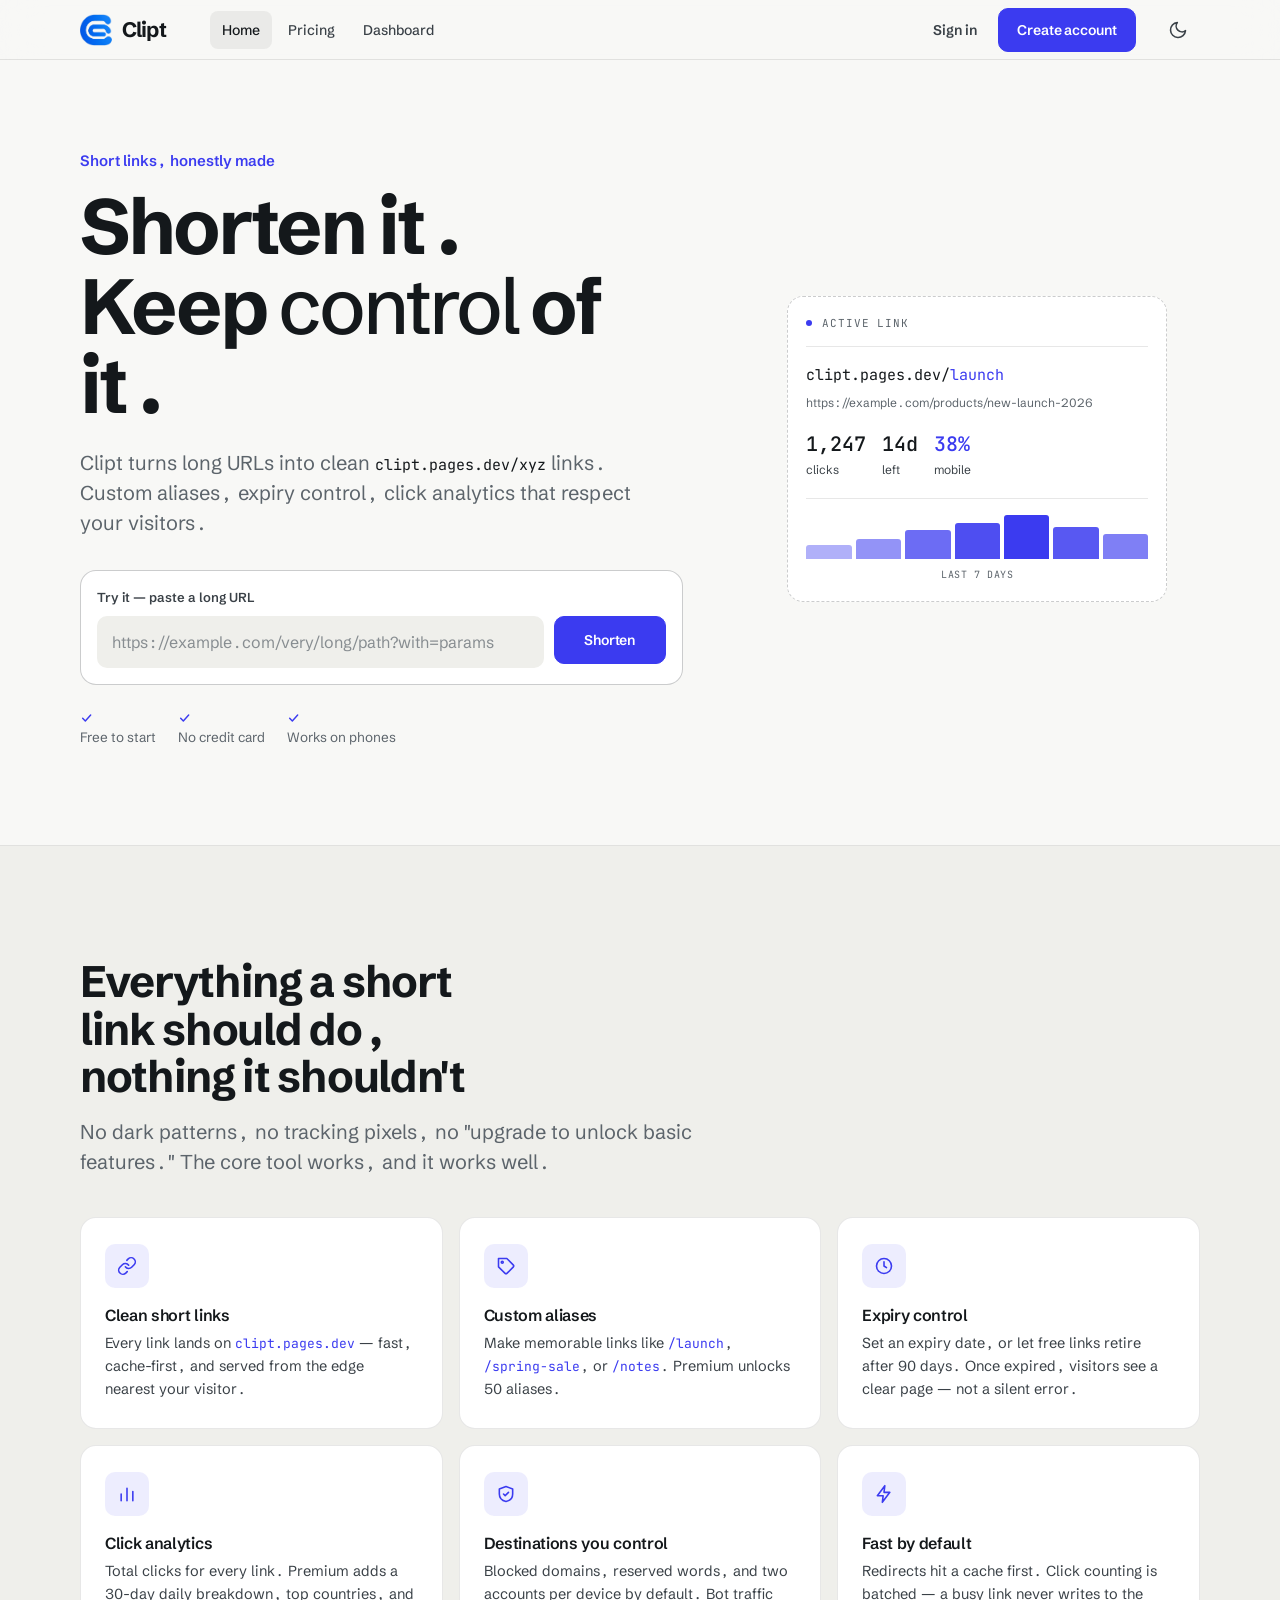
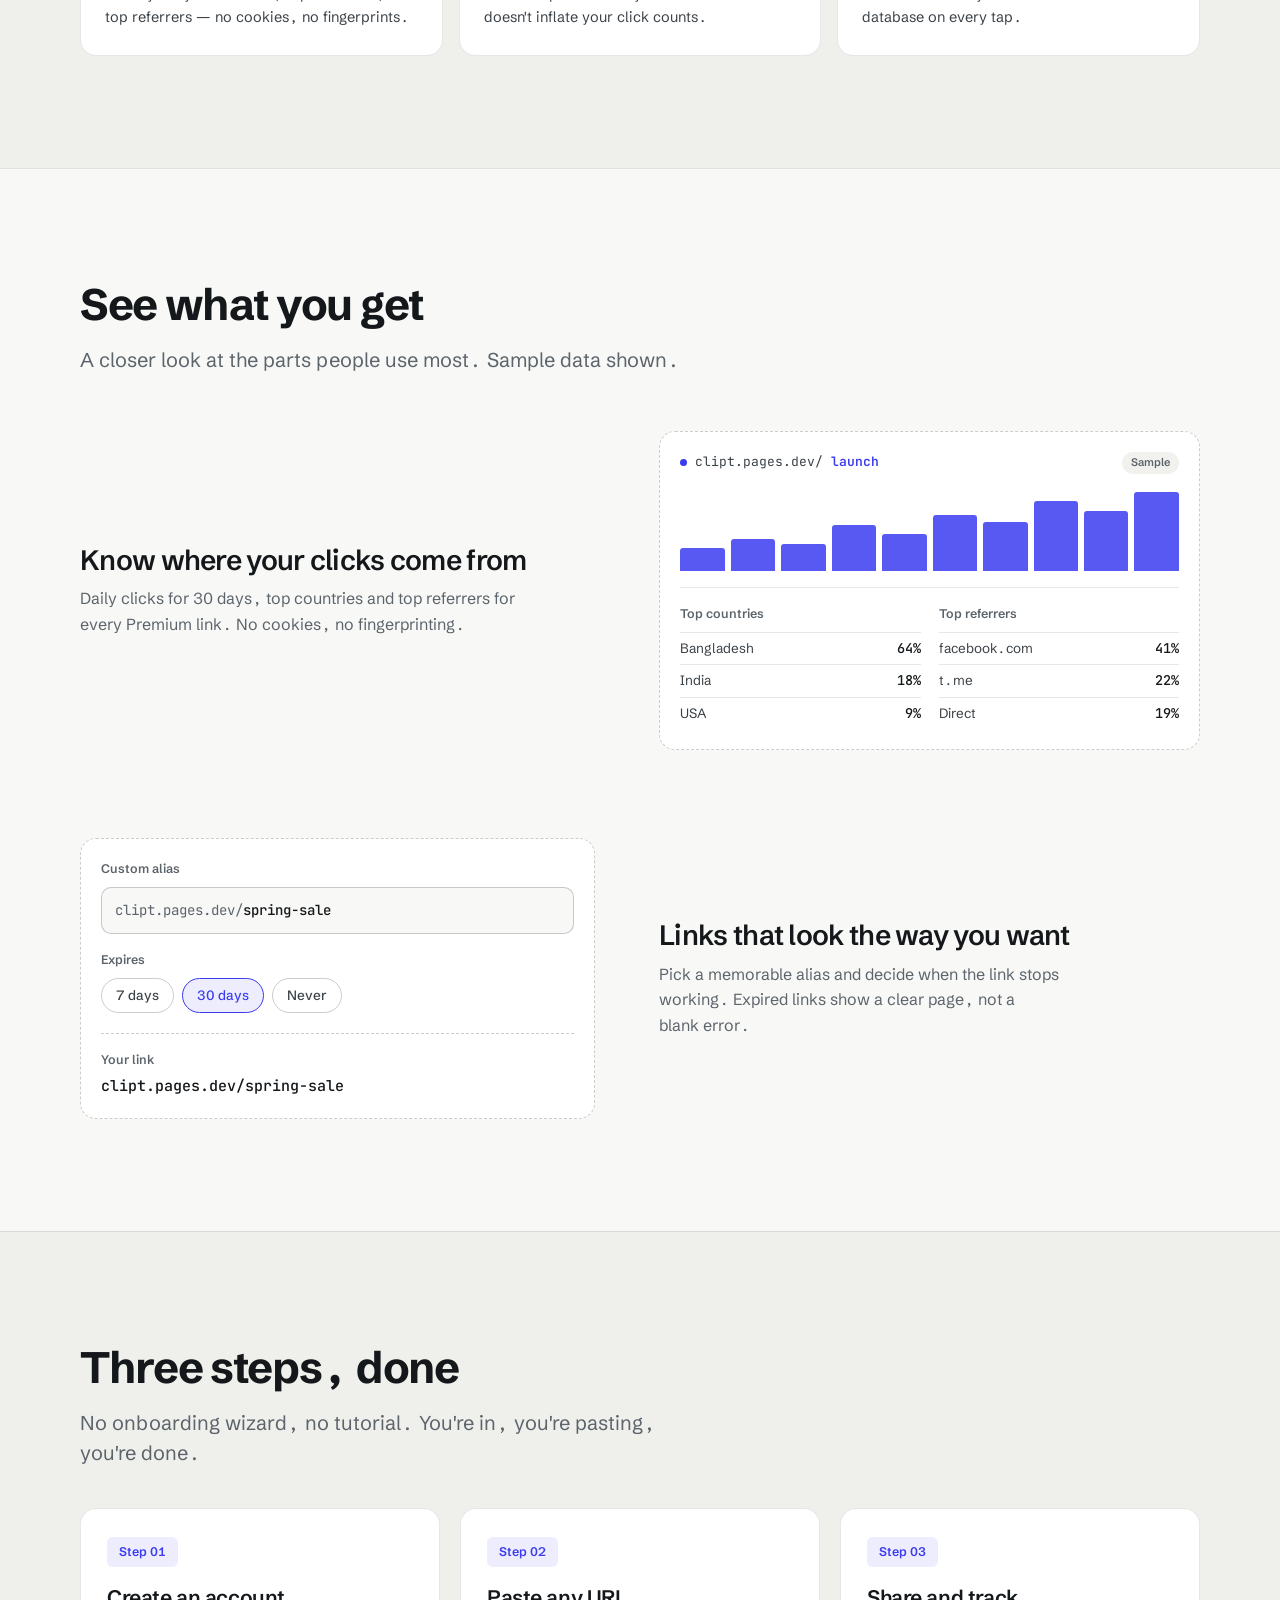
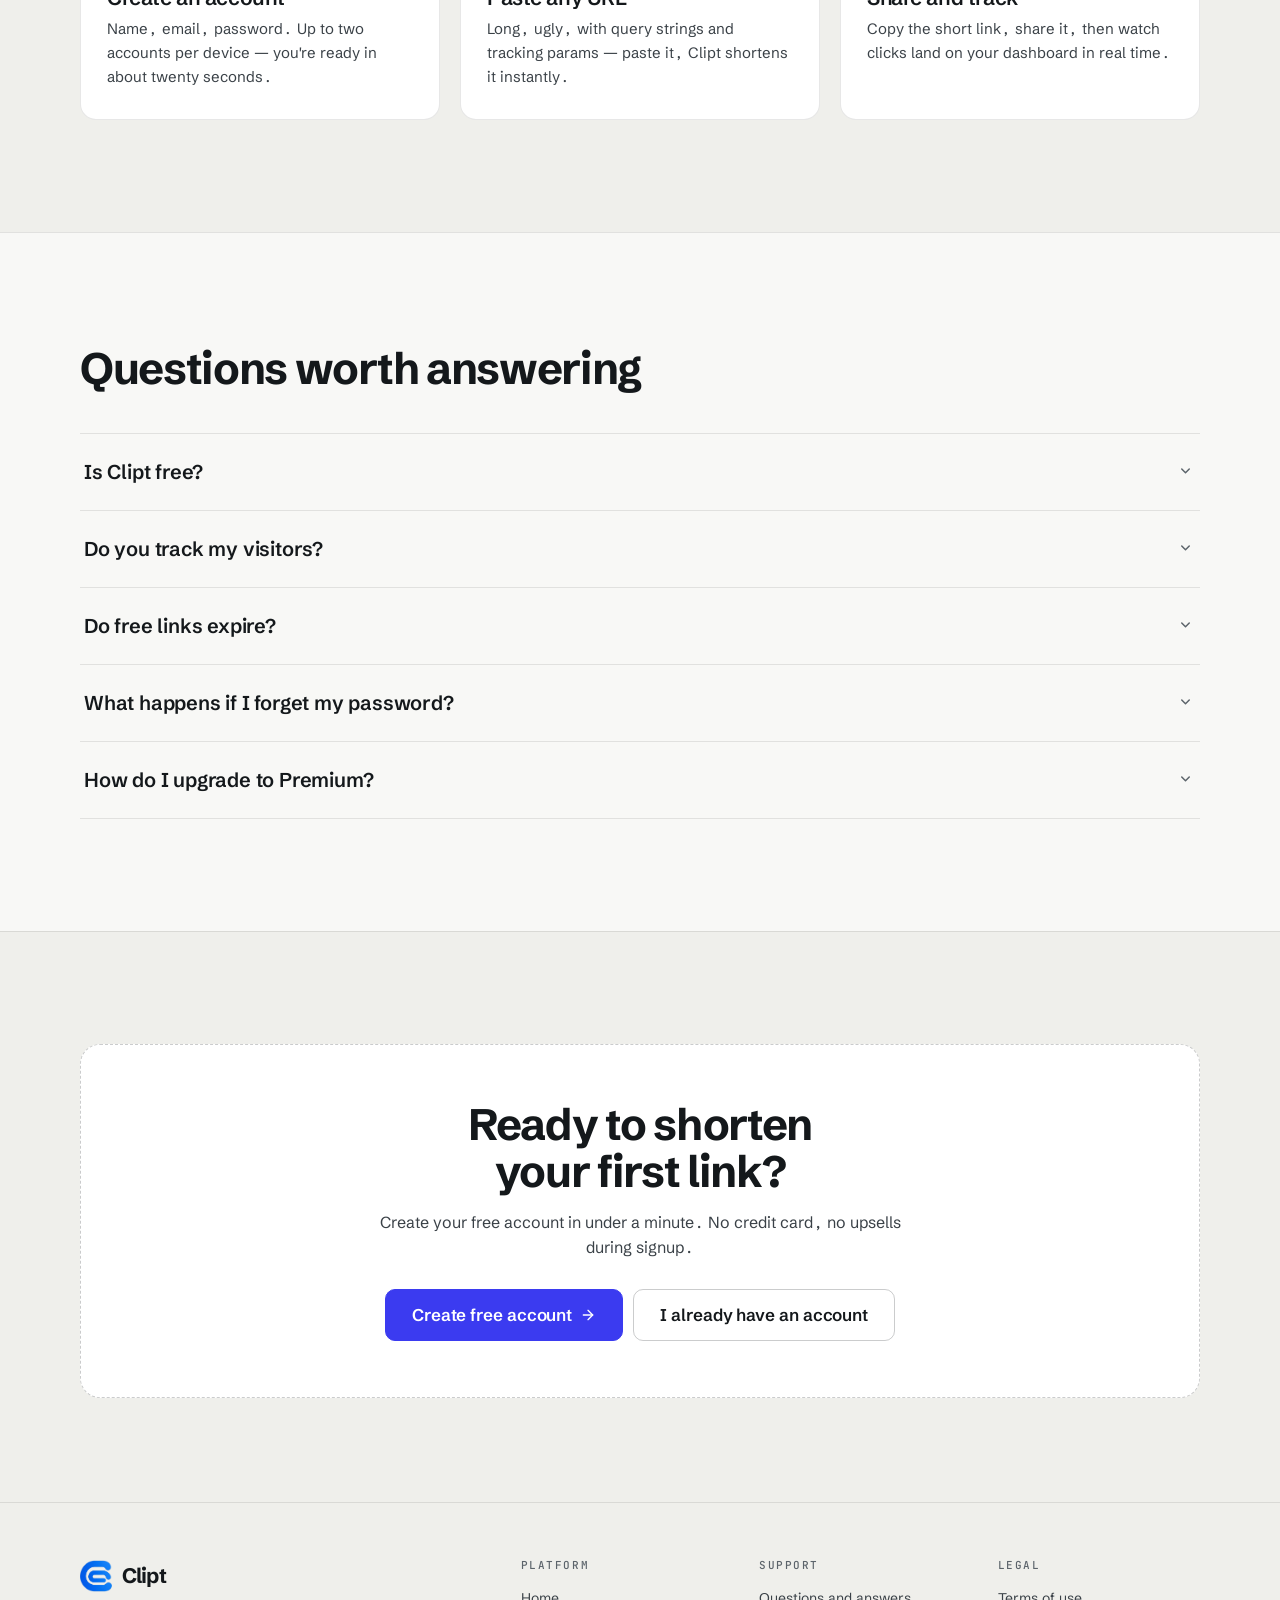
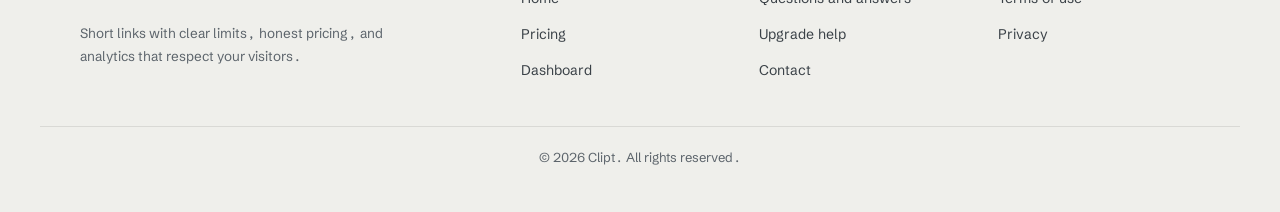
<file: dashboard.html>
<!DOCTYPE html>
<html lang="en">
<head>
<meta charset="UTF-8">
<meta name="viewport" content="width=device-width, initial-scale=1.0, viewport-fit=cover">
<meta name="robots" content="noindex,nofollow">
<title>Dashboard — Clipt</title>
<link rel="icon" type="image/png" href="/clipt.png">
<link rel="apple-touch-icon" href="/clipt.png">

<meta name="color-scheme" content="light dark"><meta name="theme-color" content="#fbfbfd">
<script>try{var t=localStorage.getItem("clipt_theme");document.documentElement.setAttribute("data-theme",t==="dark"?"dark":"light")}catch(e){document.documentElement.setAttribute("data-theme","light")}</script>
<style>
/* ==========================================================================
   CLIPT — dashboard.html
   Same design system as index.html. App shell with sidebar + 3 views.
   ========================================================================== */
:root{
  --bg:#05080f;--surface:#0b0f1a;--surface2:#111827;--surface3:#161e2e;
  --border:rgba(255,255,255,0.07);--border2:rgba(255,255,255,0.11);
  --accent:#00d4aa;--accent2:#00b894;--accent-dim:rgba(0,212,170,0.08);
  --white:#f0f4f8;--gray:#7a8899;--gray2:#a0adb8;
  --red:#f0566a;--red-dim:rgba(240,86,106,0.09);
  --green:#10d48e;--green-dim:rgba(16,212,142,0.09);
  --orange:#f59e0b;--orange-dim:rgba(245,158,11,0.09);
  --radius:9px;--radius-lg:13px;--transition:.18s cubic-bezier(.4,0,.2,1);
  --font-head:'Cormorant Garamond',Georgia,serif;
  --font-body:'Cabinet Grotesk',system-ui,-apple-system,sans-serif;
  --font-mono:'DM Mono',ui-monospace,Menlo,monospace;
  --hdr-h:64px;--side-w:260px;
  --sat:env(safe-area-inset-top,0px);--sab:env(safe-area-inset-bottom,0px);
}
*,*::before,*::after{box-sizing:border-box}
*{margin:0;padding:0}
html{-webkit-text-size-adjust:100%;scroll-behavior:smooth;scroll-padding-top:calc(var(--hdr-h) + 20px)}
body{
  font-family:var(--font-body);font-size:16px;line-height:1.55;
  color:var(--gray2);background:var(--bg);
  -webkit-font-smoothing:antialiased;-moz-osx-font-smoothing:grayscale;
  overflow-x:hidden;min-height:100dvh;
  padding-left:env(safe-area-inset-left,0px);padding-right:env(safe-area-inset-right,0px);
}
img,svg{display:block;max-width:100%}img{height:auto}
button{font:inherit;color:inherit;background:none;border:none;cursor:pointer}
a{color:inherit;text-decoration:none}
ul,ol{list-style:none}
input,textarea,select{font:inherit;color:inherit}
h1,h2,h3,h4,h5{font-family:var(--font-head);font-weight:600;color:var(--white);letter-spacing:-.01em;line-height:1.15}
p{text-wrap:pretty}h1,h2,h3{text-wrap:balance}
:focus-visible{outline:2px solid var(--accent);outline-offset:3px;border-radius:6px}
:focus:not(:focus-visible){outline:none}

.shell{width:100%;max-width:1200px;margin:0 auto;padding-inline:20px}
@media(min-width:720px){.shell{padding-inline:32px}}
@media(min-width:1024px){.shell{padding-inline:40px}}

.logo{display:inline-flex;align-items:center;gap:10px;flex-shrink:0}
.logo img{height:32px;width:auto;border-radius:6px}
.logo-word{font-family:var(--font-head);font-size:22px;font-weight:600;color:var(--white);letter-spacing:-.015em}

.hdr{
  position:fixed;top:0;left:0;right:0;z-index:100;
  height:calc(var(--hdr-h) + var(--sat));padding-top:var(--sat);
  background:rgba(5,8,15,.85);
  backdrop-filter:saturate(180%) blur(14px);-webkit-backdrop-filter:saturate(180%) blur(14px);
  border-bottom:1px solid transparent;transition:border-color var(--transition);
}
.hdr.scrolled{border-bottom-color:var(--border)}
.hdr-in{
  display:flex;align-items:center;gap:20px;height:var(--hdr-h);
  width:100%;max-width:1200px;margin:0 auto;padding-inline:20px;
}
@media(min-width:720px){.hdr-in{padding-inline:32px}}
@media(min-width:1024px){.hdr-in{padding-inline:40px}}

.hdr-r{display:flex;align-items:center;gap:8px;margin-left:auto}
.ib{
  width:44px;height:44px;display:inline-flex;align-items:center;justify-content:center;
  border-radius:9px;color:var(--gray2);position:relative;
  transition:background var(--transition),color var(--transition);
  -webkit-tap-highlight-color:transparent;
}
.ib:hover{background:rgba(255,255,255,.05);color:var(--white)}
.ib-sm{
  width:34px;height:34px;display:inline-flex;align-items:center;justify-content:center;
  border-radius:7px;color:var(--gray);
  transition:background var(--transition),color var(--transition);
}
.ib-sm:hover{background:rgba(255,255,255,.06);color:var(--white)}
#menuBtn{display:inline-flex}

.prof{position:relative}
.prof .av-btn::after{
  content:"";width:22px;height:22px;border-radius:50%;
  background:linear-gradient(135deg,var(--accent),var(--accent2));
  position:absolute;
}
.prof .av-btn .av{
  position:relative;z-index:1;font-family:var(--font-body);
  font-size:10px;font-weight:700;color:#04110d;letter-spacing:.02em;
}
.menu{
  position:absolute;top:calc(100% + 6px);right:0;min-width:220px;
  background:var(--surface);border:1px solid var(--border2);border-radius:var(--radius-lg);
  box-shadow:0 12px 32px rgba(0,0,0,.5);padding:6px;display:none;z-index:110;
}
.menu.open{display:block;animation:menuIn .14s ease-out}
@keyframes menuIn{from{opacity:0;transform:translateY(-4px)}to{opacity:1;transform:translateY(0)}}
.menu-h{padding:10px 12px 8px;border-bottom:1px solid var(--border);margin-bottom:6px}
.menu-h strong{display:block;font-size:13px;color:var(--white);font-weight:600}
.menu-h span{font-size:11.5px;color:var(--gray);word-break:break-all}
.menu a,.menu button{
  display:flex;align-items:center;gap:10px;width:100%;
  padding:9px 12px;border-radius:7px;font-size:13.5px;font-weight:500;
  color:var(--gray2);text-align:left;
  transition:background var(--transition),color var(--transition);
}
.menu a:hover,.menu button:hover{background:rgba(255,255,255,.05);color:var(--white)}
.menu .danger{color:var(--red)}
.menu .danger:hover{background:var(--red-dim);color:var(--red)}
.menu-sep{height:1px;background:var(--border);margin:6px 0}

.dot{position:absolute;top:8px;right:8px;width:8px;height:8px;border-radius:50%;background:var(--red);border:2px solid var(--bg)}

.side{
  position:fixed;top:0;left:0;bottom:0;width:var(--side-w);max-width:88vw;z-index:120;
  background:var(--surface);border-right:1px solid var(--border2);
  transform:translateX(-100%);
  transition:transform .24s cubic-bezier(.4,0,.2,1);
  display:flex;flex-direction:column;
  padding:var(--sat) 0 var(--sab);overflow-y:auto;
}
.side.open{transform:translateX(0);box-shadow:0 0 60px rgba(0,0,0,.5)}
.side-top{padding:20px 20px 16px;border-bottom:1px solid var(--border);flex-shrink:0}
.side-nav{flex:1;padding:14px 12px}
.side-sec{
  font-family:var(--font-mono);font-size:10.5px;font-weight:500;
  letter-spacing:.12em;text-transform:uppercase;color:var(--gray);
  padding:14px 12px 6px;
}
.nav-i{
  display:flex;align-items:center;gap:12px;width:100%;
  padding:11px 12px;border-radius:8px;font-size:14px;font-weight:500;
  color:var(--gray2);text-align:left;position:relative;
  transition:background var(--transition),color var(--transition);
}
.nav-i:hover{background:rgba(255,255,255,.04);color:var(--white)}
.nav-i.on{background:var(--accent-dim);color:var(--accent)}
.nav-i svg{flex-shrink:0;opacity:.9}
.nav-i .cnt{
  margin-left:auto;font-family:var(--font-mono);font-size:10.5px;
  background:var(--accent);color:#04110d;padding:1px 7px;border-radius:99px;
  font-weight:600;letter-spacing:.02em;
}
.side-bot{border-top:1px solid var(--border);padding:14px 16px;flex-shrink:0}
.user-chip{
  display:flex;align-items:center;gap:12px;padding:10px 8px;border-radius:9px;
  transition:background var(--transition);
}
.user-chip:hover{background:rgba(255,255,255,.04)}
.user-chip .av{
  width:36px;height:36px;border-radius:50%;flex-shrink:0;
  background:linear-gradient(135deg,var(--accent),var(--accent2));
  display:flex;align-items:center;justify-content:center;
  font-family:var(--font-body);font-size:13px;font-weight:700;color:#04110d;
}
.user-chip .meta{min-width:0;flex:1}
.user-chip .meta strong{display:block;font-size:13.5px;font-weight:600;color:var(--white);overflow:hidden;text-overflow:ellipsis;white-space:nowrap}
.user-chip .meta span{display:block;font-size:11.5px;color:var(--gray);overflow:hidden;text-overflow:ellipsis;white-space:nowrap}

.scrim{
  position:fixed;inset:0;z-index:110;background:rgba(0,0,0,.6);
  backdrop-filter:blur(2px);opacity:0;visibility:hidden;
  transition:opacity var(--transition),visibility var(--transition);
}
.scrim.on{opacity:1;visibility:visible}

.btn{
  display:inline-flex;align-items:center;justify-content:center;gap:8px;
  height:44px;padding:0 18px;border-radius:var(--radius);
  font-family:var(--font-body);font-size:14px;font-weight:600;
  letter-spacing:-.005em;white-space:nowrap;border:1px solid transparent;cursor:pointer;
  transition:background var(--transition),border-color var(--transition),color var(--transition),transform var(--transition);
  -webkit-tap-highlight-color:transparent;touch-action:manipulation;
}
.btn:active{transform:translateY(1px)}
.btn-lg{height:52px;padding:0 26px;font-size:15px}
.btn-sm{height:36px;padding:0 14px;font-size:13px}
.btn-xs{height:32px;padding:0 11px;font-size:12px;border-radius:7px}
.btn-pri{background:var(--accent);color:#04110d;border-color:var(--accent);box-shadow:0 1px 2px rgba(0,212,170,.18)}
.btn-pri:hover{background:var(--accent2);border-color:var(--accent2)}
.btn-pri:active{box-shadow:none}
.btn-ghost{background:transparent;color:var(--white);border-color:var(--border2)}
.btn-ghost:hover{border-color:var(--gray);background:rgba(255,255,255,.03)}
.btn-quiet{background:transparent;color:var(--gray2);border-color:transparent;padding:0 12px}
.btn-quiet:hover{color:var(--white);background:rgba(255,255,255,.04)}
.btn-danger{background:var(--red-dim);color:var(--red);border-color:rgba(240,86,106,.25)}
.btn-danger:hover{background:rgba(240,86,106,.15);border-color:var(--red)}
.btn[disabled]{opacity:.5;cursor:not-allowed;transform:none}

.field{margin-bottom:16px}
.field label{
  display:block;font-family:var(--font-mono);font-size:11px;font-weight:500;
  letter-spacing:.1em;text-transform:uppercase;color:var(--gray);margin-bottom:7px;
}
.input,.select,.textarea{
  width:100%;height:46px;padding:0 14px;
  background:var(--surface2);border:1px solid var(--border2);border-radius:var(--radius);
  font-family:var(--font-body);font-size:15px;color:var(--white);outline:none;
  transition:border-color var(--transition),background var(--transition);
}
.input:hover,.select:hover,.textarea:hover{border-color:rgba(255,255,255,.18)}
.input:focus,.select:focus,.textarea:focus{border-color:var(--accent);background:var(--surface3)}
.input::placeholder,.textarea::placeholder{color:var(--gray);opacity:.7}
.input[aria-invalid="true"]{border-color:var(--red)}
.input[readonly]{color:var(--gray2);cursor:not-allowed}
.textarea{height:auto;padding:12px 14px;resize:vertical;min-height:90px;line-height:1.5}
.select{
  appearance:none;-webkit-appearance:none;
  background-image:url("data:image/svg+xml;utf8,<svg xmlns='http://www.w3.org/2000/svg' width='14' height='14' viewBox='0 0 24 24' fill='none' stroke='%237a8899' stroke-width='2' stroke-linecap='round' stroke-linejoin='round'><polyline points='6 9 12 15 18 9'/></svg>");
  background-repeat:no-repeat;background-position:right 14px center;
  padding-right:40px;cursor:pointer;
}
.field-hint{font-size:12.5px;color:var(--gray);margin-top:6px;line-height:1.5}
.field-row{display:grid;grid-template-columns:1fr 1fr;gap:12px}
@media(max-width:520px){.field-row{grid-template-columns:1fr}}

.toast{
  position:fixed;left:20px;right:20px;bottom:calc(20px + var(--sab));z-index:200;
  max-width:420px;margin:0 auto;padding:14px 18px;
  background:var(--surface3);border:1px solid var(--border2);
  border-left:3px solid var(--accent);border-radius:var(--radius-lg);
  font-size:14px;color:var(--white);box-shadow:0 8px 32px rgba(0,0,0,.5);
  transform:translateY(120%);opacity:0;visibility:hidden;
  transition:transform .28s cubic-bezier(.4,0,.2,1),opacity .28s,visibility .28s;
  pointer-events:none;
}
.toast.show{transform:translateY(0);opacity:1;visibility:visible}
.toast-success{border-left-color:var(--accent)}
.toast-error{border-left-color:var(--red)}
.toast-info{border-left-color:var(--orange)}
@media(min-width:720px){.toast{left:auto;right:24px;bottom:calc(24px + var(--sab));margin:0}}

.modal-overlay{
  position:fixed;inset:0;z-index:300;background:rgba(0,0,0,.72);
  backdrop-filter:blur(4px);display:none;align-items:center;justify-content:center;padding:20px;
}
.modal-overlay.open{display:flex;animation:fadeIn .16s ease-out}
@keyframes fadeIn{from{opacity:0}to{opacity:1}}
.modal{
  width:100%;max-width:440px;max-height:calc(100dvh - 40px);
  background:var(--surface);border:1px solid var(--border2);border-radius:var(--radius-lg);
  box-shadow:0 24px 64px rgba(0,0,0,.6);display:flex;flex-direction:column;
  animation:modalIn .18s cubic-bezier(.4,0,.2,1);overflow:hidden;
}
.modal.wide{max-width:640px}
@keyframes modalIn{from{opacity:0;transform:translateY(8px) scale(.98)}to{opacity:1;transform:none}}
.modal-h{
  display:flex;align-items:center;justify-content:space-between;gap:12px;
  padding:18px 20px 14px;border-bottom:1px solid var(--border);flex-shrink:0;
}
.modal-h h3{font-family:var(--font-head);font-size:22px;font-weight:600;color:var(--white);letter-spacing:-.015em;line-height:1.2}
.modal-b{padding:20px;overflow-y:auto;flex:1;min-height:0}
.modal-f{padding:14px 20px 18px;border-top:1px solid var(--border);display:flex;gap:10px;flex-shrink:0}
.modal-f .btn{flex:1}
@media(max-width:520px){
  .modal-overlay{padding:12px;align-items:flex-end}
  .modal{border-radius:16px 16px 0 0;max-height:92dvh;padding-bottom:var(--sab)}
  .modal-h{padding:22px 18px 14px}
  .modal-b{padding:18px}
  .modal-f{padding:12px 18px calc(16px + var(--sab))}
}
#_alert{display:none;padding:11px 14px;border-radius:var(--radius);font-size:13.5px;line-height:1.5;margin-bottom:16px}
#_alert.show{display:block}
#_alert.error{background:var(--red-dim);color:var(--red);border:1px solid rgba(240,86,106,.25)}
#_alert.info{background:var(--accent-dim);color:var(--accent);border:1px solid rgba(0,212,170,.25)}
#_alert.warn{background:var(--orange-dim);color:var(--orange);border:1px solid rgba(245,158,11,.25)}

/* ─── APP LAYOUT ─────────────────────────────────────────────────────── */
.main{padding-top:calc(var(--hdr-h) + var(--sat));min-height:100dvh;display:flex;flex-direction:column}
.app-wrap{width:100%;max-width:1200px;margin:0 auto;padding:32px 20px 80px;flex:1}
@media(min-width:720px){.app-wrap{padding:40px 32px 96px}}
@media(min-width:1024px){.app-wrap{padding-inline:40px}}

.page-head{margin-bottom:28px}
.page-head h1{font-family:var(--font-head);font-size:clamp(28px,4.4vw,40px);font-weight:600;letter-spacing:-.02em;color:var(--white);margin-bottom:8px}
.page-head p{font-size:15px;color:var(--gray2);max-width:640px}

@media(min-width:861px){
  body.has-side .side{transform:translateX(0)}
  body.has-side .scrim{display:none}
  body.has-side .hdr{left:var(--side-w)}
  body.has-side .hdr-in{max-width:none}
  body.has-side .app-wrap{margin-left:var(--side-w);max-width:none;width:calc(100% - var(--side-w))}
  body.has-side #menuBtn{display:none}
}

/* ─── VIEWS ──────────────────────────────────────────────────────────── */
.view{display:none}
.view.on{display:block;animation:viewIn .2s ease-out}
@keyframes viewIn{from{opacity:0;transform:translateY(4px)}to{opacity:1;transform:none}}

/* ─── CARDS ──────────────────────────────────────────────────────────── */
.card{
  background:var(--surface);border:1px solid var(--border);
  border-radius:var(--radius-lg);padding:24px;margin-bottom:16px;
}
.card-h{
  display:flex;align-items:center;justify-content:space-between;gap:12px;
  margin-bottom:18px;flex-wrap:wrap;
}
.card-h h2{font-family:var(--font-head);font-size:22px;font-weight:600;color:var(--white);letter-spacing:-.015em;margin:0}
.card-h .sub{font-size:13px;color:var(--gray);margin-top:2px}

/* ─── STATS ROW ──────────────────────────────────────────────────────── */
.stats{display:grid;grid-template-columns:1fr;gap:12px;margin-bottom:24px}
@media(min-width:640px){.stats{grid-template-columns:repeat(3,1fr);gap:16px}}
.stat{
  background:var(--surface);border:1px solid var(--border);
  border-radius:var(--radius-lg);padding:20px 22px;
}
.stat .k{
  font-family:var(--font-mono);font-size:10.5px;font-weight:500;
  letter-spacing:.12em;text-transform:uppercase;color:var(--gray);margin-bottom:10px;
}
.stat .v{font-family:var(--font-head);font-size:32px;font-weight:600;color:var(--white);letter-spacing:-.02em;line-height:1}
.stat .m{font-size:12.5px;color:var(--gray);margin-top:6px}
.stat.accent .v{color:var(--accent)}

/* ─── CREATE FORM ────────────────────────────────────────────────────── */
.create-grid{display:grid;grid-template-columns:1fr;gap:14px;margin-bottom:8px}
@media(min-width:720px){.create-grid{grid-template-columns:2fr 1fr;gap:12px}}
.create-actions{display:flex;gap:10px;margin-top:14px;flex-wrap:wrap}
@media(max-width:520px){.create-actions{flex-direction:column}.create-actions .btn{width:100%}}

/* ─── LINKS TABLE ────────────────────────────────────────────────────── */
.links-table{display:flex;flex-direction:column;gap:10px}
.link-row{
  display:grid;grid-template-columns:1fr auto;gap:14px;align-items:center;
  background:var(--surface2);border:1px solid var(--border);
  border-radius:var(--radius);padding:16px 18px;
  transition:border-color var(--transition);
}
.link-row:hover{border-color:var(--border2)}
.link-row.expired{opacity:.55}
.link-main{min-width:0}
.link-short{
  display:flex;align-items:center;gap:8px;
  font-family:var(--font-mono);font-size:15px;font-weight:500;
  color:var(--accent);margin-bottom:6px;word-break:break-all;
}
.link-short button{cursor:pointer;padding:4px;border-radius:5px;color:var(--gray);transition:background var(--transition),color var(--transition)}
.link-short button:hover{background:rgba(255,255,255,.06);color:var(--white)}
.link-url{
  font-size:12.5px;color:var(--gray);overflow:hidden;text-overflow:ellipsis;
  white-space:nowrap;margin-bottom:10px;
}
.link-meta{
  display:flex;flex-wrap:wrap;gap:6px 16px;
  font-family:var(--font-mono);font-size:11px;letter-spacing:.06em;
  text-transform:uppercase;color:var(--gray);
}
.link-meta .badge{
  display:inline-flex;align-items:center;gap:5px;
  padding:3px 9px;border-radius:99px;font-size:10px;
  background:var(--surface3);color:var(--gray2);
}
.link-meta .badge.premium{background:var(--accent-dim);color:var(--accent)}
.link-meta .badge.expired{background:var(--red-dim);color:var(--red)}
.link-actions{display:flex;gap:6px;flex-shrink:0}
@media(max-width:640px){
  .link-row{grid-template-columns:1fr;gap:12px}
  .link-actions{justify-content:flex-end}
}

/* ─── EMPTY / LOADING ────────────────────────────────────────────────── */
.empty{
  text-align:center;padding:60px 20px;color:var(--gray2);
}
.empty svg{margin:0 auto 16px;color:var(--gray);opacity:.5}
.empty h3{font-family:var(--font-head);font-size:22px;font-weight:600;color:var(--white);margin-bottom:8px;letter-spacing:-.01em}
.empty p{font-size:14.5px;color:var(--gray);max-width:400px;margin:0 auto 20px}

.skel{
  background:linear-gradient(90deg,var(--surface2) 25%,var(--surface3) 50%,var(--surface2) 75%);
  background-size:200% 100%;animation:shimmer 1.4s linear infinite;
  border-radius:var(--radius);
}
@keyframes shimmer{0%{background-position:200% 0}100%{background-position:-200% 0}}
.skel-row{height:88px;margin-bottom:10px}

/* ─── BILLING ────────────────────────────────────────────────────────── */
.plan-card{
  background:linear-gradient(135deg,var(--surface2),var(--surface));
  border:1px solid var(--border2);border-radius:var(--radius-lg);
  padding:28px;margin-bottom:16px;position:relative;overflow:hidden;
}
.plan-card.premium{border-color:rgba(0,212,170,.3)}
.plan-card.premium::before{
  content:"";position:absolute;top:-100px;right:-100px;width:300px;height:300px;
  background:radial-gradient(circle,rgba(0,212,170,.14),transparent 70%);
  pointer-events:none;
}
.plan-in{position:relative;display:flex;align-items:flex-start;justify-content:space-between;gap:24px;flex-wrap:wrap}
.plan-l h3{font-family:var(--font-head);font-size:26px;font-weight:600;color:var(--white);letter-spacing:-.015em;margin-bottom:6px}
.plan-l p{font-size:14px;color:var(--gray2);max-width:420px;line-height:1.6}
.plan-r{text-align:right;flex-shrink:0}
.plan-r .price{font-family:var(--font-head);font-size:36px;font-weight:600;color:var(--white);letter-spacing:-.02em;line-height:1}
.plan-r .unit{font-size:13px;color:var(--gray);margin-top:4px}
.plan-r .badge{
  display:inline-flex;align-items:center;gap:6px;margin-top:10px;
  padding:4px 10px;border-radius:99px;font-size:11px;font-weight:600;
  font-family:var(--font-mono);letter-spacing:.06em;text-transform:uppercase;
}
.plan-r .badge.free{background:var(--surface3);color:var(--gray2)}
.plan-r .badge.premium{background:var(--accent-dim);color:var(--accent)}
@media(max-width:640px){
  .plan-in{flex-direction:column;gap:18px}
  .plan-r{text-align:left}
}

.usage-grid{display:grid;grid-template-columns:1fr;gap:12px}
@media(min-width:640px){.usage-grid{grid-template-columns:repeat(3,1fr);gap:16px}}
.usage-item{
  background:var(--surface2);border:1px solid var(--border);
  border-radius:var(--radius);padding:16px 18px;
}
.usage-item .k{
  font-family:var(--font-mono);font-size:10.5px;font-weight:500;
  letter-spacing:.1em;text-transform:uppercase;color:var(--gray);margin-bottom:8px;
}
.usage-item .v{font-family:var(--font-head);font-size:22px;font-weight:600;color:var(--white);letter-spacing:-.01em}
.usage-item .v small{font-size:14px;color:var(--gray);font-weight:400;margin-left:4px}
.usage-item .bar{height:5px;background:var(--surface3);border-radius:3px;margin-top:10px;overflow:hidden}
.usage-item .bar i{display:block;height:100%;background:var(--accent);border-radius:3px;transition:width .4s ease}
.usage-item.warn .bar i{background:var(--orange)}
.usage-item.danger .bar i{background:var(--red)}

.upgrade-cta{
  background:linear-gradient(135deg,rgba(0,212,170,.08),rgba(0,212,170,.02));
  border:1px solid rgba(0,212,170,.2);border-radius:var(--radius-lg);
  padding:24px;margin-bottom:16px;
}
.upgrade-cta h3{font-family:var(--font-head);font-size:22px;font-weight:600;color:var(--white);letter-spacing:-.015em;margin-bottom:8px}
.upgrade-cta p{font-size:14px;color:var(--gray2);margin-bottom:16px;line-height:1.6;max-width:560px}

.pay-steps{
  counter-reset:step;display:flex;flex-direction:column;gap:14px;
  padding:20px;background:var(--surface2);border:1px solid var(--border);border-radius:var(--radius);
  margin-bottom:20px;
}
.pay-steps li{
  position:relative;padding-left:36px;font-size:14px;line-height:1.6;color:var(--gray2);
}
.pay-steps li::before{
  counter-increment:step;content:counter(step);
  position:absolute;left:0;top:0;
  width:24px;height:24px;border-radius:50%;
  background:var(--accent);color:#04110d;
  display:flex;align-items:center;justify-content:center;
  font-family:var(--font-mono);font-size:12px;font-weight:700;
}
.pay-steps li strong{color:var(--white);font-weight:600}

.tg-btn{
  display:inline-flex;align-items:center;gap:9px;
  height:46px;padding:0 22px;border-radius:var(--radius);
  background:#229ED9;color:#fff;font-weight:600;font-size:14px;
  transition:background var(--transition),transform var(--transition);
  margin-bottom:20px;
}
.tg-btn:hover{background:#1b87ba}
.tg-btn:active{transform:translateY(1px)}
.tg-btn svg{flex-shrink:0}

.pay-history{display:flex;flex-direction:column;gap:10px}
.pay-item{
  display:flex;align-items:center;justify-content:space-between;gap:14px;
  background:var(--surface2);border:1px solid var(--border);
  border-radius:var(--radius);padding:14px 18px;flex-wrap:wrap;
}
.pay-item .k{font-family:var(--font-mono);font-size:11px;letter-spacing:.06em;text-transform:uppercase;color:var(--gray);margin-bottom:4px}
.pay-item .v{font-size:14px;color:var(--white);font-weight:500}
.pay-item .v.mono{font-family:var(--font-mono);font-size:13px}
.pay-badge{
  display:inline-flex;align-items:center;gap:5px;
  padding:4px 10px;border-radius:99px;font-family:var(--font-mono);
  font-size:10.5px;font-weight:600;letter-spacing:.06em;text-transform:uppercase;
  flex-shrink:0;
}
.pay-badge.pending{background:var(--orange-dim);color:var(--orange)}
.pay-badge.approved{background:var(--green-dim);color:var(--green)}
.pay-badge.rejected{background:var(--red-dim);color:var(--red)}

.notif-list{display:flex;flex-direction:column;gap:10px}
.notif{
  display:flex;gap:14px;padding:16px 18px;
  background:var(--surface2);border:1px solid var(--border);
  border-radius:var(--radius);transition:border-color var(--transition);
}
.notif.unread{border-left:3px solid var(--accent)}
.notif-dot{
  width:8px;height:8px;border-radius:50%;background:var(--accent);
  flex-shrink:0;margin-top:7px;
}
.notif.unread .notif-dot{background:var(--accent)}
.notif:not(.unread) .notif-dot{background:transparent}
.notif-main{flex:1;min-width:0}
.notif-title{font-size:14.5px;font-weight:600;color:var(--white);margin-bottom:4px}
.notif-body{font-size:13.5px;line-height:1.55;color:var(--gray2);white-space:pre-line}
.notif-time{font-size:11.5px;color:var(--gray);margin-top:8px;font-family:var(--font-mono)}

/* ─── ACCOUNT ────────────────────────────────────────────────────────── */
.acct-row{
  display:flex;align-items:center;justify-content:space-between;gap:16px;
  padding:16px 0;border-bottom:1px solid var(--border);flex-wrap:wrap;
}
.acct-row:last-child{border-bottom:none}
.acct-row .k{
  font-family:var(--font-mono);font-size:10.5px;font-weight:500;
  letter-spacing:.1em;text-transform:uppercase;color:var(--gray);margin-bottom:4px;
}
.acct-row .v{font-size:15px;color:var(--white);font-weight:500;word-break:break-word}
.acct-row .actions{display:flex;gap:8px;flex-shrink:0}

/* ─── FOOTER ─────────────────────────────────────────────────────────── */
.ftr{
  background:var(--surface);border-top:1px solid var(--border);
  padding:40px 0 20px;
}
.ftr-in{
  width:100%;max-width:1200px;margin:0 auto;padding-inline:20px;
  display:grid;grid-template-columns:1fr;gap:28px;
}
@media(min-width:720px){.ftr-in{padding-inline:32px;grid-template-columns:2fr 1fr 1fr 1fr}}
@media(min-width:1024px){.ftr-in{padding-inline:40px}}
body.has-side .ftr-in{margin-left:var(--side-w);max-width:none}
.ftr h5{
  font-family:var(--font-mono);font-size:11px;font-weight:500;
  letter-spacing:.14em;text-transform:uppercase;color:var(--gray);margin-bottom:12px;
}
.ftr ul{display:flex;flex-direction:column;gap:8px}
.ftr a{font-size:13.5px;color:var(--gray2);transition:color var(--transition)}
.ftr a:hover{color:var(--accent)}
.ftr p{font-size:13px;line-height:1.7;color:var(--gray);margin-top:14px;max-width:320px}
.ftr-b{
  width:100%;max-width:1200px;margin:36px auto 0;
  padding:18px 20px calc(18px + var(--sab));
  border-top:1px solid var(--border);
  font-size:12.5px;color:var(--gray);text-align:center;
}
@media(min-width:720px){.ftr-b{padding-inline:32px}}
@media(min-width:1024px){.ftr-b{padding-inline:40px}}
body.has-side .ftr-b{margin-left:var(--side-w);max-width:none}

.hidden{display:none !important}
.spin{width:16px;height:16px;border-radius:50%;border:2px solid rgba(0,0,0,.2);border-top-color:currentColor;animation:spin .7s linear infinite;display:inline-block}
@keyframes spin{to{transform:rotate(360deg)}}
.btn .spin{margin-right:2px}
.btn-ghost .spin{border-color:rgba(255,255,255,.2);border-top-color:var(--white)}

@media(prefers-reduced-motion:reduce){
  *,*::before,*::after{animation-duration:.01ms !important;animation-iteration-count:1 !important;transition-duration:.01ms !important;scroll-behavior:auto !important}
}

/* ═══ APPLE-STYLE THEME (light default, dark via [data-theme=dark]) ═══ */
:root{--bg:#fbfbfd;--alt:#f5f5f7;--surface:#fff;--surface2:#f5f5f7;--surface3:#e8e8ed;--border:rgba(0,0,0,.08);--border2:rgba(0,0,0,.16);
--accent:#0071e3;--accent2:#0077ed;--accent-dim:rgba(0,113,227,.09);--white:#1d1d1f;--gray:#6e6e73;--gray2:#424245;
--red:#d70015;--red-dim:rgba(215,0,21,.08);--green:#248a3d;--green-dim:rgba(36,138,61,.1);--orange:#b25000;--orange-dim:rgba(178,80,0,.1);
--hover:rgba(0,0,0,.05);--hdr-bg:rgba(251,251,253,.8);--radius:14px;--radius-lg:20px;--hdr-h:56px;color-scheme:light;
--font-head:-apple-system,BlinkMacSystemFont,"SF Pro Display","Inter","Segoe UI",Roboto,"Helvetica Neue",Arial,sans-serif;
--font-body:-apple-system,BlinkMacSystemFont,"SF Pro Text","Inter","Segoe UI",Roboto,"Helvetica Neue",Arial,sans-serif;
--font-mono:ui-monospace,"SF Mono",Menlo,Consolas,monospace}
:root[data-theme="dark"]{--bg:#000;--alt:#0a0a0c;--surface:#1c1c1e;--surface2:#2c2c2e;--surface3:#3a3a3c;--border:rgba(255,255,255,.1);--border2:rgba(255,255,255,.2);
--accent:#2997ff;--accent2:#0a84ff;--accent-dim:rgba(41,151,255,.14);--white:#f5f5f7;--gray:#98989d;--gray2:#c7c7cc;
--red:#ff453a;--red-dim:rgba(255,69,58,.14);--green:#30d158;--green-dim:rgba(48,209,88,.14);--orange:#ff9f0a;--orange-dim:rgba(255,159,10,.14);
--hover:rgba(255,255,255,.08);--hdr-bg:rgba(0,0,0,.72);color-scheme:dark}
body{background:var(--bg);color:var(--gray2);transition:background .25s,color .25s}
.btn-pri,.nav-i .cnt,.pay-steps li::before,.prof .av-btn .av,.user-chip .av{color:#fff}
.plan-card.premium::before{background:none}
.btn-ghost:hover,.btn-quiet:hover,.ib-sm:hover,.ib:hover,.link-short button:hover,.menu a:hover,.menu button:hover,.nav-i:hover,.user-chip:hover{background:var(--hover)}
.input:hover,.select:hover,.textarea:hover{border-color:var(--gray)}
.hdr{background:var(--hdr-bg);-webkit-backdrop-filter:saturate(180%) blur(20px);backdrop-filter:saturate(180%) blur(20px);border-bottom:1px solid var(--border)}
.side{background:var(--surface);border-right:1px solid var(--border)}
.side-sec{font-family:var(--font-body);text-transform:none;letter-spacing:0;font-size:12px;font-weight:600;color:var(--gray)}
.nav-i{border-radius:12px;min-height:44px;font-weight:500}
.btn,.ib{min-height:44px} .ib{min-width:44px}
.btn{border-radius:980px;font-weight:500;letter-spacing:-.01em}
.btn-pri{background:var(--accent);color:#fff;box-shadow:none} .btn-pri:hover{background:var(--accent2)}
.btn-ghost{background:transparent;color:var(--accent);border:1px solid var(--accent)}
.input,.select,.textarea{background:var(--surface);border:1px solid var(--border2);border-radius:12px;min-height:48px}
.input:focus,.select:focus,.textarea:focus{border-color:var(--accent);box-shadow:0 0 0 4px var(--accent-dim);outline:0}
.stat,.link-row,.plan-card{border-radius:20px}
.stat{box-shadow:0 1px 2px rgba(0,0,0,.04)}
.link-row{background:var(--surface);border:1px solid var(--border)}
h1,h2,h3{font-family:var(--font-head);letter-spacing:-.025em;font-weight:700;color:var(--white)}
.menu{background:var(--surface);border:1px solid var(--border);border-radius:16px;box-shadow:0 12px 40px rgba(0,0,0,.18)}
.modal{background:var(--surface);border:1px solid var(--border);border-radius:22px;box-shadow:0 24px 80px rgba(0,0,0,.28)}
.modal-overlay{background:rgba(0,0,0,.4);-webkit-backdrop-filter:blur(8px);backdrop-filter:blur(8px)}

/* ═══ FOOTER FIX + LAYOUT (sidebar offset only on desktop) ═══ */
.ftr{background:var(--alt);border-top:1px solid var(--border);padding:32px 0 8px}
body.has-side .ftr-in,body.has-side .ftr-b{margin-left:auto;margin-right:auto;max-width:1100px;width:100%}
.ftr-in{grid-template-columns:repeat(2,minmax(0,1fr));gap:28px 20px;padding-inline:20px}
.ftr-in>div:first-child{grid-column:1/-1}
.ftr h5{font-family:var(--font-body);text-transform:none;letter-spacing:0;font-size:12px;font-weight:600;color:var(--white);margin-bottom:10px}
.ftr a{font-size:13px;color:var(--gray)} .ftr a:hover{color:var(--accent)}
.ftr p{font-size:13px;line-height:1.6;max-width:360px}
.ftr-b{font-size:12px;color:var(--gray);margin-top:28px;padding-inline:20px;text-align:left}
@media(min-width:720px){.ftr-in{grid-template-columns:2fr 1fr 1fr 1fr;padding-inline:32px}.ftr-in>div:first-child{grid-column:auto}.ftr-b{padding-inline:32px}}
@media(min-width:861px){body.has-side .ftr{margin-left:var(--side-w)}}
html,body{max-width:100%;overflow-x:hidden}

/* ═══ SPACING + SENTENCE-CASE LABELS ═══ */
.field label,.stat .k{font-family:var(--font-body);text-transform:none;letter-spacing:0;font-size:13px;font-weight:500;color:var(--gray)}
.link-meta,.link-meta span{font-family:var(--font-body);text-transform:none;letter-spacing:0;font-size:12.5px}
.link-row{margin-bottom:12px} .link-row:last-child{margin-bottom:0}
.link-short{word-break:break-all}
#themeBtn .i-sun{display:none} :root[data-theme="dark"] #themeBtn .i-sun{display:block} :root[data-theme="dark"] #themeBtn .i-moon{display:none}
@media(max-width:520px){.shell{padding-inline:16px}}
</style>
<style>
/* Polls */
.pl-opts{display:grid;gap:10px}
.pl-opt{display:flex;gap:8px;align-items:center}
.pl-opt .n{flex:none;width:26px;height:26px;border-radius:50%;display:grid;place-items:center;background:var(--surface2);color:var(--gray2);font:600 12px var(--font-body)}
.pl-opt .input{flex:1;min-width:0}
.pl-opt .x{flex:none;width:40px;height:40px;border-radius:var(--radius);display:grid;place-items:center;color:var(--gray);border:1px solid var(--border)}
.pl-opt .x:hover{color:var(--red);border-color:var(--red);background:var(--red-dim)}
.pl-opt .x[disabled]{opacity:.35;pointer-events:none}
.pl-addrow{display:flex;align-items:center;gap:12px;margin-top:10px}
.pl-sw{display:flex;flex-wrap:wrap;gap:10px;margin-top:2px}
.pl-sw label{position:relative;width:34px;height:34px;border-radius:50%;cursor:pointer;display:grid;place-items:center;margin:0;padding:0;text-transform:none;letter-spacing:0}
.pl-sw input{position:absolute;opacity:0;inset:0;margin:0;cursor:pointer}
.pl-sw span{width:100%;height:100%;border-radius:50%;box-shadow:inset 0 0 0 1px rgba(0,0,0,.12);display:grid;place-items:center;color:#fff;transition:transform .12s}
.pl-sw span svg{opacity:0}
.pl-sw input:checked+span{box-shadow:0 0 0 2px var(--surface),0 0 0 4px var(--white)}
.pl-sw input:checked+span svg{opacity:1}
.pl-sw input:focus-visible+span{outline:2px solid var(--accent);outline-offset:4px}
.pl-check{display:flex;gap:12px;align-items:flex-start;cursor:pointer;margin:0;text-transform:none;letter-spacing:0;font-size:14.5px;color:var(--white)}
.pl-check input{width:20px;height:20px;margin:2px 0 0;accent-color:var(--accent);flex:none}
.pl-check strong{display:block;font-weight:600;font-size:14.5px}
.pl-check em{display:block;font-style:normal;color:var(--gray);font-size:13px;font-weight:400}
.pl-row .link-actions{flex-wrap:wrap}
.pl-row .pl-title{font-weight:600;color:var(--white);font-size:16px;letter-spacing:-.01em;margin:2px 0 6px;overflow-wrap:anywhere}
.pl-res{display:grid;gap:14px;margin-top:2px}
.pl-res .r-top{display:flex;justify-content:space-between;gap:12px;font-size:14.5px;margin-bottom:6px}
.pl-res .r-top b{font-weight:700}
.pl-res .r-bar{height:10px;border-radius:99px;background:var(--surface3);overflow:hidden}
.pl-res .r-bar i{display:block;height:100%;border-radius:99px;background:var(--pc,var(--accent))}
.pl-res .r-n{font-size:12.5px;color:var(--gray);margin-top:4px}
.pl-sum{font-size:14px;color:var(--gray);margin-bottom:16px}
.link-meta .badge.live{background:var(--green-dim);color:var(--green)}
.link-meta .badge.closed{background:var(--surface3);color:var(--gray2)}
#_plAlert{display:none;padding:11px 14px;border-radius:var(--radius);font-size:13.5px;line-height:1.5;margin-bottom:16px}
#_plAlert.show{display:block}
#_plAlert.error{background:var(--red-dim);color:var(--red);border:1px solid rgba(240,86,106,.25)}
.pl-limit{display:flex;gap:10px;flex-wrap:wrap;align-items:center;margin-top:12px;padding:12px 14px;border-radius:var(--radius);background:var(--accent-dim);color:var(--accent);font-size:14px;font-weight:500}
.pl-limit a{color:inherit;font-weight:700;text-decoration:underline}
</style>
<link rel="preconnect" href="https://fonts.googleapis.com">
<link rel="preconnect" href="https://fonts.gstatic.com" crossorigin>
<link rel="stylesheet" href="https://fonts.googleapis.com/css2?family=JetBrains+Mono:wght@400;500&family=Schibsted+Grotesk:wght@400;500;600;700&display=swap">
<link rel="stylesheet" href="/clipt-ui.css">
</head>
<body class="has-side">

<!-- SIDEBAR -->
<aside class="side" id="side" aria-label="Navigation">
  <div class="side-top">
    <a href="/" class="logo">
      <img src="/clipt.png" alt="Clipt">
      <span class="logo-word">Clipt</span>
    </a>
  </div>
  <nav class="side-nav">
    <div class="side-sec">Workspace</div>
    <button class="nav-i" data-view="links">
      <svg width="18" height="18" viewBox="0 0 24 24" fill="none" stroke="currentColor" stroke-width="1.9" stroke-linecap="round" stroke-linejoin="round"><path d="M10 13a5 5 0 0 0 7.54.54l3-3a5 5 0 0 0-7.07-7.07l-1.72 1.71"/><path d="M14 11a5 5 0 0 0-7.54-.54l-3 3a5 5 0 0 0 7.07 7.07l1.71-1.71"/></svg>
      My links
    </button>
    <button class="nav-i" data-view="polls">
      <svg width="18" height="18" viewBox="0 0 24 24" fill="none" stroke="currentColor" stroke-width="1.9" stroke-linecap="round" stroke-linejoin="round"><path d="M4 20V10M10 20V4M16 20v-7M22 20H2"/></svg>
      Polls
    </button>
    <button class="nav-i" data-view="billing">
      <svg width="18" height="18" viewBox="0 0 24 24" fill="none" stroke="currentColor" stroke-width="1.9" stroke-linecap="round" stroke-linejoin="round"><rect x="2.5" y="5" width="19" height="14" rx="2.5"/><path d="M2.5 10h19"/><path d="M6.5 15h3"/></svg>
      Billing
    </button>
    <button class="nav-i" data-view="account">
      <svg width="18" height="18" viewBox="0 0 24 24" fill="none" stroke="currentColor" stroke-width="1.9" stroke-linecap="round" stroke-linejoin="round"><circle cx="12" cy="8" r="4"/><path d="M4 21a8 8 0 0 1 16 0"/></svg>
      Account
    </button>
    <div class="side-sec">More</div>
    <a class="nav-i" href="/pricing.html">
      <svg width="18" height="18" viewBox="0 0 24 24" fill="none" stroke="currentColor" stroke-width="1.9" stroke-linecap="round" stroke-linejoin="round"><path d="M20.6 13.4 13.4 20.6a2 2 0 0 1-2.8 0L3 13V3h10l7.6 7.6a2 2 0 0 1 0 2.8z"/><circle cx="7.5" cy="7.5" r="1.2"/></svg>
      Pricing
    </a>
    <a class="nav-i" href="/">
      <svg width="18" height="18" viewBox="0 0 24 24" fill="none" stroke="currentColor" stroke-width="1.9" stroke-linecap="round" stroke-linejoin="round"><path d="M3 10.5 12 3l9 7.5V20a1 1 0 0 1-1 1h-5v-6H9v6H4a1 1 0 0 1-1-1z"/></svg>
      Home
    </a>
  </nav>
  <div class="side-bot" id="sideBot"></div>
</aside>
<div class="scrim" id="scrim"></div>

<!-- HEADER -->
<header class="hdr" id="hdr">
  <div class="hdr-in">
    <button class="ib" id="menuBtn" aria-label="Open menu" aria-expanded="false">
      <svg width="22" height="22" viewBox="0 0 24 24" fill="none" stroke="currentColor" stroke-width="1.9" stroke-linecap="round"><path d="M4 7h16M4 12h16M4 17h16"/></svg>
    </button>
    <a href="/" class="logo">
      <img src="/clipt.png" alt="Clipt">
      <span class="logo-word">Clipt</span>
    </a>
    <div class="hdr-r">
      <button class="ib" id="themeBtn" type="button" aria-label="Toggle dark mode" title="Light / dark">
        <svg class="i-moon" width="20" height="20" viewBox="0 0 24 24" fill="none" stroke="currentColor" stroke-width="1.9" stroke-linecap="round" stroke-linejoin="round"><path d="M21 12.8A9 9 0 1 1 11.2 3a7 7 0 0 0 9.8 9.8z"/></svg>
        <svg class="i-sun" width="20" height="20" viewBox="0 0 24 24" fill="none" stroke="currentColor" stroke-width="1.9" stroke-linecap="round"><circle cx="12" cy="12" r="4"/><path d="M12 2v2M12 20v2M4.9 4.9l1.4 1.4M17.7 17.7l1.4 1.4M2 12h2M20 12h2M4.9 19.1l1.4-1.4M17.7 6.3l1.4-1.4"/></svg>
      </button>
      <button class="ib" id="bellBtn" aria-label="Notifications" aria-haspopup="true">
        <svg width="20" height="20" viewBox="0 0 24 24" fill="none" stroke="currentColor" stroke-width="1.9" stroke-linecap="round" stroke-linejoin="round"><path d="M6 9a6 6 0 0 1 12 0c0 6 2.5 7.5 2.5 7.5h-17S6 15 6 9z"/><path d="M10 20a2 2 0 0 0 4 0"/></svg>
        <span class="dot" id="bellDot" hidden></span>
      </button>
      <div class="prof">
        <button class="ib av-btn" id="profBtn" aria-label="Account menu" aria-haspopup="true" aria-expanded="false">
          <span class="av" id="hdrAv">U</span>
        </button>
        <div class="menu" id="profMenu">
          <div class="menu-h">
            <strong id="menuName">Account</strong>
            <span id="menuEmail"></span>
          </div>
          <button type="button" data-go="links">
            <svg width="16" height="16" viewBox="0 0 24 24" fill="none" stroke="currentColor" stroke-width="1.9" stroke-linecap="round" stroke-linejoin="round"><rect x="3" y="3" width="7" height="7" rx="1"/><rect x="14" y="3" width="7" height="7" rx="1"/><rect x="3" y="14" width="7" height="7" rx="1"/><rect x="14" y="14" width="7" height="7" rx="1"/></svg>
            Dashboard
          </button>
          <a href="/pricing.html">
            <svg width="16" height="16" viewBox="0 0 24 24" fill="none" stroke="currentColor" stroke-width="1.9" stroke-linecap="round" stroke-linejoin="round"><path d="M20.6 13.4 13.4 20.6a2 2 0 0 1-2.8 0L3 13V3h10l7.6 7.6a2 2 0 0 1 0 2.8z"/><circle cx="7.5" cy="7.5" r="1.2"/></svg>
            Pricing
          </a>
          <div class="menu-sep"></div>
          <button type="button" class="danger" id="signOutBtn">
            <svg width="16" height="16" viewBox="0 0 24 24" fill="none" stroke="currentColor" stroke-width="1.9" stroke-linecap="round" stroke-linejoin="round"><path d="M9 4H5a1 1 0 0 0-1 1v14a1 1 0 0 0 1 1h4M16 8l4 4-4 4M20 12H9"/></svg>
            Sign out
          </button>
        </div>
      </div>
    </div>
  </div>
</header>

<main class="main">
  <div class="app-wrap">

    <!-- VIEW: MY LINKS -->
    <div class="view" id="view-links">
      <header class="page-head">
        <h1>My links</h1>
        <p id="linksIntro">Create short links, manage them, watch clicks land in real time.</p>
      </header>

      <!-- Stats -->
      <div class="stats" id="statsRow">
        <div class="stat">
          <div class="k">Active links</div>
          <div class="v" id="statActive">—</div>
          <div class="m" id="statActiveLimit">of — limit</div>
        </div>
        <div class="stat">
          <div class="k">Today</div>
          <div class="v" id="statDaily">—</div>
          <div class="m" id="statDailyLimit">of — limit</div>
        </div>
        <div class="stat accent">
          <div class="k">Total clicks</div>
          <div class="v" id="statClicks">—</div>
          <div class="m">across all links</div>
        </div>
      </div>

      <!-- Create form -->
      <div class="card">
        <div class="card-h">
          <div>
            <h2>Create a short link</h2>
            <p class="sub">Paste any long URL. Optionally pick a custom alias.</p>
          </div>
        </div>
        <form id="createForm" autocomplete="off" novalidate>
          <div id="_alert"></div>
          <div class="create-grid">
            <div class="field" style="margin-bottom:0">
              <label for="clUrl">Destination URL</label>
              <input class="input" id="clUrl" type="url" inputmode="url" autocomplete="off" autocapitalize="off" spellcheck="false" placeholder="https://example.com/very/long/path">
            </div>
            <div class="field" style="margin-bottom:0">
              <label for="clAlias">Custom alias <span style="color:var(--gray);text-transform:none;letter-spacing:0">(optional)</span></label>
              <input class="input" id="clAlias" type="text" autocomplete="off" autocapitalize="off" spellcheck="false" maxlength="30" placeholder="e.g. launch">
            </div>
          </div>
          <div class="field" style="margin-top:14px">
            <label for="clExpiry">Expires on <span style="color:var(--gray);text-transform:none;letter-spacing:0">(optional · premium only)</span></label>
            <input class="input" id="clExpiry" type="datetime-local">
            <p class="field-hint" id="expiryHint">Free links automatically expire 90 days after creation.</p>
          </div>
          <div class="create-actions">
            <button class="btn btn-pri" type="submit" id="createBtn">
              <svg width="16" height="16" viewBox="0 0 24 24" fill="none" stroke="currentColor" stroke-width="2" stroke-linecap="round" stroke-linejoin="round"><line x1="12" y1="5" x2="12" y2="19"/><line x1="5" y1="12" x2="19" y2="12"/></svg>
              Create link
            </button>
            <button class="btn btn-quiet" type="reset">Clear</button>
          </div>
        </form>
      </div>

      <!-- Links list -->
      <div class="card">
        <div class="card-h">
          <div>
            <h2>Your links</h2>
            <p class="sub" id="linksCount">—</p>
          </div>
          <button class="btn btn-ghost btn-sm" id="refreshLinks" type="button">
            <svg width="14" height="14" viewBox="0 0 24 24" fill="none" stroke="currentColor" stroke-width="2" stroke-linecap="round" stroke-linejoin="round"><path d="M20 11a8 8 0 0 0-14.5-3.5L4 9M4 4v5h5M4 13a8 8 0 0 0 14.5 3.5L20 15M20 20v-5h-5"/></svg>
            Refresh
          </button>
        </div>
        <div class="lk-tools" id="lkTools">
          <input class="input" id="lkSearch" type="search" placeholder="Search this page…" autocomplete="off" autocapitalize="off" spellcheck="false" aria-label="Search links">
          <select class="input" id="lkFilter" aria-label="Filter links">
            <option value="all">All</option><option value="active">Active</option><option value="expired">Expired</option><option value="alias">Custom alias</option>
          </select>
          <select class="input" id="lkSort" aria-label="Sort links">
            <option value="new">Newest</option><option value="old">Oldest</option><option value="clicks">Most clicks</option>
          </select>
          <button class="btn btn-ghost btn-sm" id="lkCsv" type="button">Export CSV</button>
        </div>
        <div id="linksList">
          <div class="skel skel-row"></div>
          <div class="skel skel-row"></div>
          <div class="skel skel-row"></div>
        </div>
        <div id="linksPager" style="display:flex;justify-content:center;gap:8px;margin-top:20px;flex-wrap:wrap"></div>
      </div>
    </div>

    <!-- VIEW: POLLS -->
    <div class="view" id="view-polls">
      <header class="page-head">
        <h1>Polls</h1>
        <p>Ask a question, share a clean link, watch votes come in live.</p>
      </header>

      <div class="stats">
        <div class="stat">
          <div class="k">Polls used</div>
          <div class="v" id="plUsed">—</div>
          <div class="m" id="plUsedLimit">of — total</div>
        </div>
        <div class="stat">
          <div class="k">Live polls</div>
          <div class="v" id="plLive">—</div>
          <div class="m">accepting votes now</div>
        </div>
        <div class="stat accent">
          <div class="k">Total votes</div>
          <div class="v" id="plVotes">—</div>
          <div class="m">across all polls</div>
        </div>
      </div>

      <div class="card">
        <div class="card-h">
          <div>
            <h2>Create a poll</h2>
            <p class="sub" id="plPlanHint">Your poll gets a short, shareable link like <span style="font-family:var(--font-mono)">/p/x58op</span>.</p>
          </div>
        </div>
        <form id="plForm" autocomplete="off" novalidate>
          <div id="_plAlert"></div>
          <div id="plLimitBox"></div>
          <div class="field">
            <label for="plTitle">Question</label>
            <input class="input" id="plTitle" type="text" maxlength="200" placeholder="e.g. Where should we eat on Friday?">
          </div>
          <div class="field">
            <label for="plDesc">Description <span style="color:var(--gray);text-transform:none;letter-spacing:0">(optional)</span></label>
            <textarea class="input" id="plDesc" rows="2" maxlength="500" placeholder="Add context for voters"></textarea>
          </div>
          <div class="field">
            <label>Options</label>
            <div id="plOpts" class="pl-opts"></div>
            <div class="pl-addrow">
              <button class="btn btn-ghost btn-sm" type="button" id="plAdd">
                <svg width="14" height="14" viewBox="0 0 24 24" fill="none" stroke="currentColor" stroke-width="2" stroke-linecap="round"><path d="M12 5v14M5 12h14"/></svg>
                Add option
              </button>
              <span class="field-hint" id="plOptCount" style="margin:0">2 of 10</span>
            </div>
          </div>
          <div class="create-grid" style="grid-template-columns:1fr;gap:14px">
            <div class="field" style="margin-bottom:0">
              <label for="plEnds">Closes on <span style="color:var(--gray);text-transform:none;letter-spacing:0">(optional)</span></label>
              <input class="input" id="plEnds" type="datetime-local">
              <p class="field-hint">Leave blank to keep voting open until you close it.</p>
            </div>
            <div class="field" style="margin-bottom:0">
              <label>Colour</label>
              <div class="pl-sw" id="plColors" role="radiogroup" aria-label="Poll colour"></div>
            </div>
            <label class="pl-check">
              <input type="checkbox" id="plMulti">
              <span><strong>Allow multiple answers</strong><em>Voters can pick more than one option.</em></span>
            </label>
          </div>
          <div class="create-actions">
            <button class="btn btn-pri" type="submit" id="plCreate">
              <svg width="16" height="16" viewBox="0 0 24 24" fill="none" stroke="currentColor" stroke-width="2" stroke-linecap="round" stroke-linejoin="round"><line x1="12" y1="5" x2="12" y2="19"/><line x1="5" y1="12" x2="19" y2="12"/></svg>
              Create poll
            </button>
            <button class="btn btn-quiet" type="reset" id="plReset">Clear</button>
          </div>
        </form>
      </div>

      <div class="card">
        <div class="card-h">
          <div>
            <h2>Your polls</h2>
            <p class="sub" id="plCount">—</p>
          </div>
          <button class="btn btn-ghost btn-sm" id="plRefresh" type="button">
            <svg width="14" height="14" viewBox="0 0 24 24" fill="none" stroke="currentColor" stroke-width="2" stroke-linecap="round" stroke-linejoin="round"><path d="M20 11a8 8 0 0 0-14.5-3.5L4 9M4 4v5h5M4 13a8 8 0 0 0 14.5 3.5L20 15M20 20v-5h-5"/></svg>
            Refresh
          </button>
        </div>
        <div id="plList">
          <div class="skel skel-row"></div>
          <div class="skel skel-row"></div>
        </div>
      </div>
    </div>

    <!-- VIEW: BILLING -->
    <div class="view" id="view-billing">
      <header class="page-head">
        <h1>Billing</h1>
        <p>Your current plan, usage, and payment history.</p>
      </header>

      <div id="planCard"><div class="skel" style="height:140px"></div></div>

      <div class="card">
        <div class="card-h">
          <h2>Usage</h2>
        </div>
        <div class="usage-grid" id="usageGrid">
          <div class="skel" style="height:96px"></div>
          <div class="skel" style="height:96px"></div>
          <div class="skel" style="height:96px"></div>
        </div>
      </div>

      <div id="upgradeBlock"></div>

      <div class="card">
        <div class="card-h">
          <h2>Payment history</h2>
          <button class="btn btn-ghost btn-sm" id="refreshPay" type="button">Refresh</button>
        </div>
        <div id="payHistory">
          <div class="skel skel-row"></div>
          <div class="skel skel-row"></div>
        </div>
      </div>
    </div>

    <!-- VIEW: ACCOUNT -->
    <div class="view" id="view-account">
      <header class="page-head">
        <h1>Account</h1>
        <p>Manage your profile, password, and notifications.</p>
      </header>

      <div class="card">
        <div class="card-h">
          <h2>Profile</h2>
        </div>
        <form id="profileForm" autocomplete="off" novalidate>
          <div id="_profileAlert"></div>
          <div class="field">
            <label for="pfName">Your name</label>
            <input class="input" id="pfName" type="text" autocomplete="name" maxlength="60" placeholder="e.g. Rafi">
          </div>
          <div class="field">
            <label for="pfEmail">Email address</label>
            <input class="input" id="pfEmail" type="email" autocomplete="email" inputmode="email" autocapitalize="off" spellcheck="false" placeholder="you@example.com">
            <p class="field-hint">Changing your email changes how you sign in.</p>
          </div>
          <button class="btn btn-pri" type="submit" id="pfBtn">Save profile</button>
        </form>
      </div>

      <div class="card">
        <div class="card-h">
          <h2>Change password</h2>
        </div>
        <form id="pwForm" autocomplete="off" novalidate>
          <div id="_pwAlert"></div>
          <div class="field">
            <label for="pwCurrent">Current password</label>
            <input class="input" id="pwCurrent" type="password" autocomplete="current-password" placeholder="Your current password">
          </div>
          <div class="field">
            <label for="pwNew">New password</label>
            <input class="input" id="pwNew" type="password" autocomplete="new-password" minlength="8" maxlength="72" placeholder="At least 8 characters">
          </div>
          <div class="field">
            <label for="pwConfirm">Confirm new password</label>
            <input class="input" id="pwConfirm" type="password" autocomplete="new-password" minlength="8" maxlength="72" placeholder="Type it again">
          </div>
          <button class="btn btn-pri" type="submit" id="pwBtn">Change password</button>
        </form>
      </div>

      <div class="card">
        <div class="card-h">
          <h2>Notifications</h2>
          <button class="btn btn-ghost btn-sm" id="markAllRead" type="button">Mark all read</button>
        </div>
        <div id="notifsWrap">
          <div class="skel skel-row"></div>
          <div class="skel skel-row"></div>
        </div>
      </div>
    </div>

  </div>

  <footer class="ftr">
    <div class="ftr-in">
      <div>
        <a href="/" class="logo" style="margin-bottom:12px">
          <img src="/clipt.png" alt="Clipt">
          <span class="logo-word">Clipt</span>
        </a>
        <p>Short links with clear limits, honest pricing, and analytics that respect your visitors.</p>
      </div>
      <div>
        <h5>Platform</h5>
        <ul>
          <li><a href="/">Home</a></li>
          <li><a href="/pricing.html">Pricing</a></li>
          <li><a href="/dashboard.html">Dashboard</a></li>
        </ul>
      </div>
      <div>
        <h5>Support</h5>
        <ul>
          <li><a href="/#faq">Questions and answers</a></li>
          <li><a href="/pricing.html">Upgrade help</a></li>
        </ul>
      </div>
      <div>
        <h5>Legal</h5>
        <ul>
          <li><a href="#">Terms of use</a></li>
          <li><a href="#">Privacy</a></li>
        </ul>
      </div>
    </div>
    <div class="ftr-b">© <span id="yr"></span> Clipt. All rights reserved.</div>
  </footer>
</main>

<!-- TOAST -->
<div class="toast" id="toast" role="status" aria-live="polite"></div>

<!-- GENERIC MODAL -->
<div class="modal-overlay" id="gModal" role="dialog" aria-modal="true" aria-labelledby="gTitle">
  <div class="modal" id="gModalInner">
    <div class="modal-h">
      <h3 id="gTitle">Modal</h3>
      <button class="ib-sm" id="gClose" aria-label="Close">
        <svg width="18" height="18" viewBox="0 0 24 24" fill="none" stroke="currentColor" stroke-width="2" stroke-linecap="round" stroke-linejoin="round"><path d="M6 6l12 12M18 6 6 18"/></svg>
      </button>
    </div>
    <div class="modal-b" id="gBody"></div>
    <div class="modal-f" id="gFoot"></div>
  </div>
</div>

<script>
(function(){
'use strict';

/* ─── XSS-SAFE ESCAPER ──────────────────────────────────────────────── */
function esc(s){
  const d = document.createElement('div');
  d.textContent = String(s == null ? '' : s);
  return d.innerHTML;
}

/* ─── AUTH STATE ────────────────────────────────────────────────────── */
const TK = 'clipt_token';
const UK = 'clipt_user';
function getToken(){ try { return localStorage.getItem(TK); } catch { return null; } }
function getUser(){ try { return JSON.parse(localStorage.getItem(UK) || 'null'); } catch { return null; } }
function setAuth(token, user){
  try {
    localStorage.setItem(TK, token);
    localStorage.setItem(UK, JSON.stringify(user));
  } catch {}
}
function clearAuth(){
  try {
    localStorage.removeItem(TK);
    localStorage.removeItem(UK);
    localStorage.removeItem('clipt_ov');
  } catch {}
}

/* ─── API CLIENT — reads X-New-Token on every response ──────────────── */
async function api(method, path, body){
  const opts = {
    method,
    headers: {
      'Content-Type': 'application/json',
      'Authorization': 'Bearer ' + (getToken() || '')
    }
  };
  if (body !== undefined && body !== null) opts.body = JSON.stringify(body);
  try {
    const res = await fetch('/api' + path, opts);
    const nt = res.headers.get('X-New-Token');
    if (nt) { try { localStorage.setItem(TK, nt); } catch {} }
    let data = {};
    try { data = await res.json(); } catch {}
    return { ok: res.ok, data, status: res.status };
  } catch (e) {
    return { ok: false, data: { error: 'Network error. Please try again.' }, status: 0 };
  }
}

/* ─── TOAST ─────────────────────────────────────────────────────────── */
let toastT = null;
function showToast(msg, type){
  type = type || 'success';
  const t = document.getElementById('toast');
  if (!t) return;
  t.textContent = msg;
  t.className = 'toast toast-' + type + ' show';
  clearTimeout(toastT);
  toastT = setTimeout(() => t.classList.remove('show'), 3500);
}

/* ─── MODAL ─────────────────────────────────────────────────────────── */
function openModal(title, bodyHtml, footerHtml, wide){
  const m = document.getElementById('gModal');
  document.getElementById('gModalInner').classList.toggle('wide', !!wide);
  document.getElementById('gTitle').textContent = title;
  document.getElementById('gBody').innerHTML = bodyHtml;
  document.getElementById('gFoot').innerHTML = footerHtml || '';
  m.classList.add('open');
  document.documentElement.style.overflow = 'hidden';
  setTimeout(() => {
    const f = m.querySelector('.input, button.btn-pri');
    if (f) { try { f.focus(); } catch {} }
  }, 60);
}
function closeModal(){
  document.getElementById('gModal').classList.remove('open');
  document.documentElement.style.overflow = '';
}
document.getElementById('gClose').addEventListener('click', closeModal);
document.getElementById('gModal').addEventListener('click', function(e){
  if (e.target === this) closeModal();
});
document.addEventListener('keydown', function(e){
  if (e.key === 'Escape') {
    if (document.getElementById('gModal').classList.contains('open')) closeModal();
    else closeSidebar();
  }
});

/* ─── SIDEBAR ───────────────────────────────────────────────────────── */
const isDesktop = () => window.matchMedia('(min-width: 861px)').matches;
function openSidebar(){
  document.getElementById('side').classList.add('open');
  document.getElementById('scrim').classList.add('on');
  document.getElementById('menuBtn').setAttribute('aria-expanded', 'true');
  document.documentElement.style.overflow = 'hidden';
}
function closeSidebar(){
  document.getElementById('side').classList.remove('open');
  document.getElementById('scrim').classList.remove('on');
  document.getElementById('menuBtn').setAttribute('aria-expanded', 'false');
  document.documentElement.style.overflow = '';
}
document.getElementById('menuBtn').addEventListener('click', function(){
  const side = document.getElementById('side');
  if (side.classList.contains('open')) closeSidebar();
  else openSidebar();
});
document.getElementById('scrim').addEventListener('click', closeSidebar);
window.addEventListener('resize', function(){
  if (isDesktop()) closeSidebar();
});

/* ─── PROFILE MENU ──────────────────────────────────────────────────── */
const profBtn = document.getElementById('profBtn');
const profMenu = document.getElementById('profMenu');
profBtn.addEventListener('click', function(e){
  e.stopPropagation();
  const open = profMenu.classList.toggle('open');
  profBtn.setAttribute('aria-expanded', String(open));
});
document.addEventListener('click', function(e){
  if (!profMenu.contains(e.target) && e.target !== profBtn) {
    profMenu.classList.remove('open');
    profBtn.setAttribute('aria-expanded', 'false');
  }
});
document.getElementById('signOutBtn').addEventListener('click', function(){
  clearAuth();
  window.location.href = '/';
});
profMenu.querySelectorAll('[data-go]').forEach(function(b){
  b.addEventListener('click', function(){
    showView(b.getAttribute('data-go'));
    profMenu.classList.remove('open');
  });
});

/* ─── HEADER SCROLL ─────────────────────────────────────────────────── */
const hdrEl = document.getElementById('hdr');
let hdrTick = false;
window.addEventListener('scroll', function(){
  if (hdrTick) return;
  hdrTick = true;
  requestAnimationFrame(function(){
    hdrEl.classList.toggle('scrolled', window.scrollY > 6);
    hdrTick = false;
  });
}, { passive: true });

/* ─── VIEW ROUTER ───────────────────────────────────────────────────── */
const VIEWS = ['links', 'polls', 'billing', 'account'];
function showView(name){
  if (VIEWS.indexOf(name) === -1) name = 'links';
  document.querySelectorAll('.view').forEach(v => v.classList.remove('on'));
  const v = document.getElementById('view-' + name);
  if (v) v.classList.add('on');
  document.querySelectorAll('.nav-i[data-view]').forEach(n => {
    n.classList.toggle('on', n.getAttribute('data-view') === name);
  });
  try { history.replaceState(null, '', '#' + name); } catch {}
  if (window.scrollY > 100) window.scrollTo({ top: 0, behavior: 'smooth' });
  if (name === 'polls') loadPolls();
  if (name === 'billing') loadBilling();
  if (name === 'account') loadAccount();
}
document.querySelectorAll('.nav-i[data-view]').forEach(function(n){
  n.addEventListener('click', function(){
    showView(n.getAttribute('data-view'));
    if (!isDesktop()) closeSidebar();
  });
});
window.addEventListener('hashchange', function(){
  const h = (location.hash || '').replace('#', '');
  if (VIEWS.indexOf(h) !== -1) showView(h);
});

/* ─── ALERT HELPERS ─────────────────────────────────────────────────── */
function setAlert(id, msg, type){
  const el = document.getElementById(id);
  if (!el) return;
  if (!msg) { el.className = ''; el.textContent = ''; return; }
  el.textContent = msg;
  el.className = 'show ' + (type || 'error');
}

/* ─── STATE ─────────────────────────────────────────────────────────── */
let STATE = {
  user: null,
  limits: null,
  usage: null,
  links: [],
  page: 1,
  cursors: [null],
  next: null,
  q: '',
  flt: 'all',
  sort: 'new',
  hasMore: false,
  origin: '',
  plans: {},
  methods: []
};

/* ─── FORMATTERS ────────────────────────────────────────────────────── */
function fmtDate(ms){
  if (!ms) return '—';
  const d = new Date(ms);
  return d.toLocaleDateString(undefined, { day: 'numeric', month: 'short', year: 'numeric' });
}
function fmtDateTime(ms){
  if (!ms) return '—';
  const d = new Date(ms);
  return d.toLocaleDateString(undefined, { day: 'numeric', month: 'short' }) + ' · ' +
         d.toLocaleTimeString(undefined, { hour: '2-digit', minute: '2-digit' });
}
function fmtNum(n){
  n = Number(n) || 0;
  return n.toLocaleString();
}
function timeAgo(ms){
  if (!ms) return '';
  const d = Math.floor((Date.now() - ms) / 1000);
  if (d < 60) return 'just now';
  if (d < 3600) return Math.floor(d / 60) + 'm ago';
  if (d < 86400) return Math.floor(d / 3600) + 'h ago';
  if (d < 2592000) return Math.floor(d / 86400) + 'd ago';
  return fmtDate(ms);
}
function copyText(text){
  if (navigator.clipboard && navigator.clipboard.writeText) {
    return navigator.clipboard.writeText(text).then(() => true, () => false);
  }
  try {
    const ta = document.createElement('textarea');
    ta.value = text;
    ta.setAttribute('readonly', '');
    ta.style.cssText = 'position:fixed;left:-9999px;opacity:0';
    document.body.appendChild(ta);
    ta.select();
    const ok = document.execCommand('copy');
    ta.remove();
    return Promise.resolve(ok);
  } catch { return Promise.resolve(false); }
}

/* ─── LOAD OVERVIEW ─────────────────────────────────────────────────── */
const OV_KEY = 'clipt_ov', OV_FRESH = 30000;
function ovCacheRead(){
  try {
    const c = JSON.parse(localStorage.getItem(OV_KEY) || 'null'), u = getUser();
    return c && u && c.uid === u.id && c.d ? c : null;
  } catch { return null; }
}
function ovCacheWrite(d){
  try { const u = getUser(); if (u && STATE.page === 1) localStorage.setItem(OV_KEY, JSON.stringify({ uid: u.id, t: Date.now(), d })); } catch {}
}
async function loadOverview(silent, boot){
  if (boot && STATE.page === 1) {                       // instant paint from cache; skip the network if it is still fresh
    const c = ovCacheRead();
    if (c) { applyOverview(c.d); if (Date.now() - c.t < OV_FRESH) return; }
  }
  const cur = STATE.cursors[STATE.page - 1];
  const r = await api('GET', '/user/overview?page=' + STATE.page + (cur ? '&cursor=' + encodeURIComponent(cur) : ''));
  if (r.status === 401) { clearAuth(); window.location.href = '/?signin=1'; return; }
  if (!r.ok) {
    if (!silent) showToast((r.data && r.data.error) || 'Could not load data.', 'error');
    return;
  }
  ovCacheWrite(r.data);
  applyOverview(r.data);
}
function applyOverview(d){
  STATE.user = d.user;
  STATE.limits = d.limits;
  STATE.usage = d.usage;
  STATE.links = d.links || [];
  STATE.hasMore = !!d.hasMore;
  STATE.next = d.next || null;
  STATE.cursors[STATE.page] = STATE.next;
  STATE.origin = d.origin || location.origin;
  STATE.plans = d.plans || STATE.plans;
  STATE.announcement = d.announcement || '';
  STATE.support = d.support_email || '';

  // Refresh header avatar/name
  const initial = String((d.user && (d.user.name || d.user.email)) || 'U').trim().charAt(0).toUpperCase();
  document.getElementById('hdrAv').textContent = initial;
  document.getElementById('menuName').textContent = (d.user && d.user.name) || 'Account';
  document.getElementById('menuEmail').textContent = (d.user && d.user.email) || '';
  document.getElementById('sideBot').innerHTML = `
    <div class="user-chip">
      <span class="av">${esc(initial)}</span>
      <span class="meta">
        <strong>${esc((d.user && d.user.name) || 'Account')}</strong>
        <span>${esc((d.user && d.user.email) || '')}</span>
      </span>
    </div>
  `;

  renderStats();
  renderLinks();
  if (STATE.announcement) renderAnnouncement();

  // Update the create form's expiry hint based on plan
  const isPrem = STATE.user && STATE.user.plan === 'premium';
  const expiryHint = document.getElementById('expiryHint');
  if (expiryHint) {
    expiryHint.textContent = isPrem
      ? 'Leave blank for a permanent link, or pick a date.'
      : 'Free links automatically expire 90 days after creation. Upgrade for permanent links.';
  }
}

/* ─── ANNOUNCEMENT ──────────────────────────────────────────────────── */
function renderAnnouncement(){
  const wrap = document.getElementById('linksIntro');
  if (!wrap) return;
  const existing = document.getElementById('annBar');
  if (existing) existing.remove();
  if (!STATE.announcement) return;
  const el = document.createElement('div');
  el.id = 'annBar';
  el.style.cssText = 'margin-top:12px;padding:12px 16px;background:var(--accent-dim);border:1px solid rgba(0,212,170,.25);border-radius:var(--radius);color:var(--accent);font-size:14px;line-height:1.5';
  el.textContent = STATE.announcement;
  wrap.parentElement.appendChild(el);
}

/* ─── STATS ─────────────────────────────────────────────────────────── */
function renderStats(){
  const u = STATE.usage || {};
  const L = STATE.limits || {};
  document.getElementById('statActive').textContent = fmtNum(u.active);
  document.getElementById('statActiveLimit').textContent = 'of ' + fmtNum(L.links) + ' limit';
  document.getElementById('statDaily').textContent = fmtNum(u.daily);
  document.getElementById('statDailyLimit').textContent = 'of ' + fmtNum(L.daily) + ' per day';

  const total = (STATE.links || []).reduce((s, l) => s + (Number(l.clicks) || 0), 0);
  document.getElementById('statClicks').textContent = fmtNum(total);
}

/* ─── LINKS RENDER ──────────────────────────────────────────────────── */
function renderLinks(){
  const wrap = document.getElementById('linksList');
  const count = document.getElementById('linksCount');
  const pager = document.getElementById('linksPager');
  const all = STATE.links || [];
  const nowT = Date.now(), qq = (STATE.q || '').trim().toLowerCase();
  const links = all.filter(function(l){
    const ex = !!(l.expires_at && l.expires_at <= nowT);
    if (STATE.flt === 'active' && ex) return false;
    if (STATE.flt === 'expired' && !ex) return false;
    if (STATE.flt === 'alias' && l.is_alias !== 1) return false;
    return !qq || l.code.indexOf(qq) !== -1 || String(l.url).toLowerCase().indexOf(qq) !== -1;
  });
  if (STATE.sort === 'old') links.sort((a, b) => a.created_at - b.created_at);
  else if (STATE.sort === 'clicks') links.sort((a, b) => (b.clicks || 0) - (a.clicks || 0));
  document.getElementById('lkTools').hidden = all.length === 0 && STATE.page === 1;
  count.textContent = all.length === 0
    ? 'No links yet'
    : (links.length === all.length ? all.length : links.length + ' of ' + all.length) + ' link' + (all.length === 1 ? '' : 's') + ' on this page' + (STATE.hasMore ? ' — more available' : '');

  if (all.length && !links.length) {
    wrap.innerHTML = '<div class="empty"><h3>No matching links</h3><p>Try a different search or filter. Search covers the links on this page.</p></div>';
  } else if (!links.length) {
    wrap.innerHTML = `
      <div class="empty">
        <svg width="48" height="48" viewBox="0 0 24 24" fill="none" stroke="currentColor" stroke-width="1.5" stroke-linecap="round" stroke-linejoin="round">
          <path d="M10 13a5 5 0 0 0 7.54.54l3-3a5 5 0 0 0-7.07-7.07l-1.72 1.71"/>
          <path d="M14 11a5 5 0 0 0-7.54-.54l-3 3a5 5 0 0 0 7.07 7.07l1.71-1.71"/>
        </svg>
        <h3>No links yet</h3>
        <p>Create your first short link above. It'll show up here instantly.</p>
      </div>`;
    pager.innerHTML = '';
    return;
  }

  if (links.length) {
  const now = Date.now();
  wrap.innerHTML = links.map(function(l){
    const expired = l.expires_at && l.expires_at <= now;
    const short = STATE.origin + '/' + l.code;
    const isAlias = l.is_alias === 1;
    return `
      <div class="link-row ${expired ? 'expired' : ''}" data-code="${esc(l.code)}">
        <div class="link-main">
          <div class="link-short">
            <span>${esc(short)}</span>
            <button type="button" data-copy="${esc(short)}" aria-label="Copy link" title="Copy">
              <svg width="14" height="14" viewBox="0 0 24 24" fill="none" stroke="currentColor" stroke-width="1.9" stroke-linecap="round" stroke-linejoin="round"><rect x="8" y="8" width="12" height="12" rx="2"/><path d="M16 8V6a2 2 0 0 0-2-2H6a2 2 0 0 0-2 2v8a2 2 0 0 0 2 2h2"/></svg>
            </button>
          </div>
          <div class="link-url">${esc(l.url)}</div>
          <div class="link-meta">
            <span>${fmtNum(l.clicks)} click${l.clicks === 1 ? '' : 's'}</span>
            <span>${timeAgo(l.created_at)}</span>
            ${isAlias ? '<span class="badge premium">custom alias</span>' : ''}
            ${expired ? '<span class="badge expired">expired</span>' : ''}
            ${!expired && l.expires_at ? '<span>expires ' + esc(fmtDate(l.expires_at)) + '</span>' : ''}
          </div>
        </div>
        <div class="link-actions">
          <button class="btn btn-ghost btn-xs" type="button" data-qr="${esc(l.code)}" aria-label="QR code for ${esc(l.code)}">
            <svg width="12" height="12" viewBox="0 0 24 24" fill="none" stroke="currentColor" stroke-width="2" stroke-linecap="round" stroke-linejoin="round"><rect x="3" y="3" width="7" height="7" rx="1"/><rect x="14" y="3" width="7" height="7" rx="1"/><rect x="3" y="14" width="7" height="7" rx="1"/><path d="M14 14h3v3h-3zM20 14v.01M14 20h.01M17 20h4v-3"/></svg>
            QR
          </button>
          <button class="btn btn-ghost btn-xs" type="button" data-stats="${esc(l.code)}">
            <svg width="12" height="12" viewBox="0 0 24 24" fill="none" stroke="currentColor" stroke-width="2" stroke-linecap="round" stroke-linejoin="round"><path d="M5 20v-8M12 20V5M19 20v-11"/></svg>
            Stats
          </button>
          <button class="btn btn-danger btn-xs" type="button" data-del="${esc(l.code)}">
            <svg width="12" height="12" viewBox="0 0 24 24" fill="none" stroke="currentColor" stroke-width="2" stroke-linecap="round" stroke-linejoin="round"><path d="M4 7h16M10 11v6M14 11v6M6 7l1 13h10l1-13M9 7V4h6v3"/></svg>
            Delete
          </button>
        </div>
      </div>`;
  }).join('');
  }

  // Pager
  if (STATE.page > 1 || STATE.hasMore) {
    pager.innerHTML = `
      <button class="btn btn-ghost btn-sm" id="pgPrev" ${STATE.page <= 1 ? 'disabled' : ''}>← Previous</button>
      <span style="align-self:center;font-family:var(--font-mono);font-size:12px;color:var(--gray);padding:0 8px">Page ${STATE.page}</span>
      <button class="btn btn-ghost btn-sm" id="pgNext" ${!STATE.hasMore ? 'disabled' : ''}>Next →</button>
    `;
    const prev = document.getElementById('pgPrev');
    const next = document.getElementById('pgNext');
    if (prev) prev.addEventListener('click', () => { STATE.page = Math.max(1, STATE.page - 1); loadOverview(); });
    if (next) next.addEventListener('click', () => { STATE.page = STATE.page + 1; loadOverview(); });
  } else {
    pager.innerHTML = '';
  }

  // Wire copy / delete / stats
  wrap.querySelectorAll('[data-copy]').forEach(function(b){
    b.addEventListener('click', function(){
      copyText(b.getAttribute('data-copy')).then(function(ok){
        showToast(ok ? 'Link copied to clipboard.' : 'Could not copy — long press to copy manually.', ok ? 'success' : 'error');
      });
    });
  });
  wrap.querySelectorAll('[data-del]').forEach(function(b){
    b.addEventListener('click', function(){ confirmDeleteLink(b.getAttribute('data-del')); });
  });
  wrap.querySelectorAll('[data-stats]').forEach(function(b){
    b.addEventListener('click', function(){ openStatsModal(b.getAttribute('data-stats')); });
  });
}

/* ─── CREATE LINK ───────────────────────────────────────────────────── */
document.getElementById('createForm').addEventListener('submit', async function(e){
  e.preventDefault();
  setAlert('_alert', '');
  const url = document.getElementById('clUrl').value.trim();
  const aliasRaw = document.getElementById('clAlias').value.trim().toLowerCase();
  const expiryRaw = document.getElementById('clExpiry').value;

  if (!url) { setAlert('_alert', 'Paste a destination URL.'); document.getElementById('clUrl').focus(); return; }
  if (aliasRaw && !/^[a-z0-9][a-z0-9_-]{1,30}[a-z0-9]$/.test(aliasRaw)) {
    setAlert('_alert', 'Alias must be 3–32 characters: letters, numbers, hyphen or underscore, starting and ending with a letter or number.');
    document.getElementById('clAlias').focus();
    return;
  }

  const body = { url };
  if (aliasRaw) body.alias = aliasRaw;
  if (expiryRaw) {
    const ts = new Date(expiryRaw).getTime();
    if (isNaN(ts) || ts <= Date.now()) { setAlert('_alert', 'Pick a future expiry date.'); return; }
    body.expires_at = ts;
  }

  const btn = document.getElementById('createBtn');
  btn.disabled = true;
  const original = btn.innerHTML;
  btn.innerHTML = '<span class="spin"></span>Creating…';

  const r = await api('POST', '/user/links', body);

  btn.disabled = false;
  btn.innerHTML = original;

  if (!r.ok) {
    const msg = (r.data && r.data.error) || 'Could not create the link.';
    setAlert('_alert', msg);
    if (r.data && r.data.upgrade) {
      // Show upgrade hint in the alert itself
    }
    return;
  }

  // Success — reset form and reload overview
  document.getElementById('createForm').reset();
  showToast('Short link created.', 'success');
  STATE.page = 1; STATE.cursors = [null];
  await loadOverview();

  // Also show the created short code prominently
  if (r.data && r.data.short) {
    copyText(r.data.short);
  }
});

/* ─── DELETE LINK ───────────────────────────────────────────────────── */
function confirmDeleteLink(code){
  openModal(
    'Delete this link?',
    `<p style="font-size:14.5px;line-height:1.6;color:var(--gray2)">
      Deleting <strong style="color:var(--white);font-family:var(--font-mono)">${esc(code)}</strong> cannot be undone. Anyone using the short link will get a 404.
    </p>`,
    `<button class="btn btn-ghost" type="button" id="delCancel">Cancel</button>
     <button class="btn btn-danger" type="button" id="delConfirm">Delete link</button>`
  );
  document.getElementById('delCancel').addEventListener('click', closeModal);
  document.getElementById('delConfirm').addEventListener('click', async function(){
    const btn = this;
    btn.disabled = true;
    btn.innerHTML = '<span class="spin"></span>Deleting…';
    const r = await api('DELETE', '/user/links/' + encodeURIComponent(code));
    if (!r.ok) {
      btn.disabled = false;
      btn.textContent = 'Delete link';
      showToast((r.data && r.data.error) || 'Could not delete.', 'error');
      return;
    }
    closeModal();
    showToast('Link deleted.', 'success');
    await loadOverview();
  });
}

/* ─── STATS MODAL ───────────────────────────────────────────────────── */
async function openStatsModal(code){
  openModal(
    'Link stats',
    `<div id="statsBody" style="min-height:120px">
      <div class="skel" style="height:32px;margin-bottom:12px"></div>
      <div class="skel" style="height:120px"></div>
    </div>`,
    `<button class="btn btn-ghost" type="button" onclick="document.getElementById('gClose').click()">Close</button>`,
    true
  );
  const r = await api('GET', '/user/links/' + encodeURIComponent(code) + '/stats');
  const body = document.getElementById('statsBody');
  if (!r.ok) {
    body.innerHTML = `<p style="color:var(--red);font-size:14px">${esc((r.data && r.data.error) || 'Could not load stats.')}</p>`;
    return;
  }
  const d = r.data;
  const short = STATE.origin + '/' + d.code;
  let html = `
    <div style="margin-bottom:20px">
      <div style="font-family:var(--font-mono);font-size:15px;color:var(--accent);word-break:break-all;margin-bottom:4px">${esc(short)}</div>
      <div style="font-size:12.5px;color:var(--gray);word-break:break-all">${esc(d.url)}</div>
    </div>
    <div class="usage-grid" style="margin-bottom:20px">
      <div class="usage-item"><div class="k">Total clicks</div><div class="v">${fmtNum(d.clicks)}</div></div>
      <div class="usage-item"><div class="k">Created</div><div class="v" style="font-size:15px">${esc(fmtDate(d.created_at))}</div></div>
      <div class="usage-item"><div class="k">Expires</div><div class="v" style="font-size:15px">${d.expires_at ? esc(fmtDate(d.expires_at)) : 'Permanent'}</div></div>
    </div>
  `;
  if (d.detailed) {
    // Daily chart
    const days = d.daily || [];
    const max = Math.max(1, ...days.map(x => x.n));
    html += `
      <div class="card-h" style="margin-bottom:12px"><h2 style="font-size:16px">Last 30 days</h2></div>
      <div style="display:flex;align-items:flex-end;gap:2px;height:80px;margin-bottom:20px;padding:8px 0">
        ${days.map(function(x){
          const h = Math.max(2, Math.round((x.n / max) * 72));
          return `<i title="${esc(x.day)}: ${x.n}" style="flex:1;height:${h}px;background:var(--accent);border-radius:2px;opacity:${x.n ? .85 : .2}"></i>`;
        }).join('')}
      </div>
    `;
    // Countries
    if (d.countries && d.countries.length) {
      html += `<div class="card-h" style="margin-bottom:10px"><h2 style="font-size:16px">Top countries</h2></div>
        <div style="display:flex;flex-wrap:wrap;gap:8px;margin-bottom:20px">
          ${d.countries.map(c => `<span style="font-family:var(--font-mono);font-size:12px;padding:4px 10px;border-radius:99px;background:var(--surface2);color:var(--gray2)">${esc(c.k)} <strong style="color:var(--accent);margin-left:4px">${c.n}</strong></span>`).join('')}
        </div>`;
    }
    // Referrers
    if (d.referrers && d.referrers.length) {
      html += `<div class="card-h" style="margin-bottom:10px"><h2 style="font-size:16px">Top referrers</h2></div>
        <div style="display:flex;flex-wrap:wrap;gap:8px">
          ${d.referrers.map(c => `<span style="font-family:var(--font-mono);font-size:12px;padding:4px 10px;border-radius:99px;background:var(--surface2);color:var(--gray2)">${esc(c.k)} <strong style="color:var(--accent);margin-left:4px">${c.n}</strong></span>`).join('')}
        </div>`;
    }
  } else {
    html += `
      <div class="upgrade-cta" style="margin:0">
        <h3>Want detailed analytics?</h3>
        <p>Premium unlocks a 30-day click breakdown, top countries, and top referrers for every link.</p>
        <a class="btn btn-pri" href="/pricing.html">See Premium</a>
      </div>
    `;
  }
  body.innerHTML = html;
}

/* ─── BILLING ───────────────────────────────────────────────────────── */
async function loadBilling(){
  if (!STATE.user) await loadOverview(true);
  renderPlanCard();
  renderUsage();
  renderUpgradeBlock();
  await loadPayments();
}

function renderPlanCard(){
  const u = STATE.user || {};
  const isPrem = u.plan === 'premium';
  const until = u.plan_until && u.plan_until > Date.now() ? u.plan_until : null;
  const el = document.getElementById('planCard');
  el.innerHTML = `
    <div class="plan-card ${isPrem ? 'premium' : ''}">
      <div class="plan-in">
        <div class="plan-l">
          <h3>${isPrem ? 'Premium' : 'Free'} plan</h3>
          <p>${isPrem
            ? 'You have full access: 500 active links, 100 per day, and 50 custom aliases. Detailed analytics unlocked.'
            : 'Up to 15 active links, 5 per day, and 1 custom alias. Links expire after 90 days.'}
          </p>
        </div>
        <div class="plan-r">
          <div class="price">${isPrem ? '৳299' : '৳0'}</div>
          <div class="unit">${isPrem ? 'per month equivalent' : 'forever free'}</div>
          <div class="badge ${isPrem ? 'premium' : 'free'}">${isPrem ? 'Active' : 'Free tier'}</div>
        </div>
      </div>
      ${isPrem && until ? `<p style="font-size:13px;color:var(--gray);margin-top:16px;position:relative">Renews on <strong style="color:var(--white)">${esc(fmtDate(until))}</strong> — no auto-charge, you'll be reminded.</p>` : ''}
    </div>
  `;
}

function renderUsage(){
  const u = STATE.usage || {};
  const L = STATE.limits || {};
  const el = document.getElementById('usageGrid');
  const items = [
    { k: 'Active links', v: u.active || 0, max: L.links || 1 },
    { k: 'Created today', v: u.daily || 0, max: L.daily || 1 },
    { k: 'Custom aliases', v: u.aliases || 0, max: L.alias || 1 }
  ];
  el.innerHTML = items.map(function(it){
    const pct = Math.min(100, Math.round((it.v / Math.max(1, it.max)) * 100));
    const cls = pct >= 90 ? 'danger' : pct >= 70 ? 'warn' : '';
    return `<div class="usage-item ${cls}">
      <div class="k">${esc(it.k)}</div>
      <div class="v">${fmtNum(it.v)}<small>/ ${fmtNum(it.max)}</small></div>
      <div class="bar"><i style="width:${pct}%"></i></div>
    </div>`;
  }).join('');
}

function renderUpgradeBlock(){
  const u = STATE.user || {};
  const el = document.getElementById('upgradeBlock');
  if (u.plan === 'premium') {
    el.innerHTML = '';
    return;
  }
  el.innerHTML = `
    <div class="upgrade-cta">
      <h3>Upgrade to Premium</h3>
      <p>500 active links, 100 per day, 50 custom aliases, permanent links, and detailed analytics. One flat fee, paid via bKash, Nagad, or Rocket.</p>
      <a class="btn btn-pri" href="/pricing.html">See pricing & upgrade</a>
    </div>
  `;
}

async function loadPayments(){
  const wrap = document.getElementById('payHistory');
  wrap.innerHTML = '<div class="skel skel-row"></div><div class="skel skel-row"></div>';
  const r = await api('GET', '/user/payments');
  if (!r.ok) {
    wrap.innerHTML = `<div class="empty" style="padding:32px 20px"><p style="color:var(--gray)">Could not load payment history.</p></div>`;
    return;
  }
  const list = (r.data && r.data.payments) || [];
  if (!list.length) {
    wrap.innerHTML = `<div class="empty" style="padding:32px 20px">
      <p style="color:var(--gray)">No payments yet.</p>
    </div>`;
    return;
  }
  wrap.innerHTML = list.map(function(p){
    const badge = p.status === 'approved' ? 'approved' : p.status === 'rejected' ? 'rejected' : 'pending';
    return `<div class="pay-item">
      <div style="min-width:0;flex:1">
        <div class="k">${esc(p.method)} · ${esc(p.period)}</div>
        <div class="v mono">${esc(p.trx_id)}</div>
        <div style="font-size:12px;color:var(--gray);margin-top:4px">${esc(timeAgo(p.created_at))} · ৳${fmtNum(p.amount)}</div>
        ${p.note ? `<div style="font-size:12px;color:var(--gray2);margin-top:6px">Note: ${esc(p.note)}</div>` : ''}
      </div>
      <span class="pay-badge ${badge}">${badge}</span>
    </div>`;
  }).join('');
}

document.getElementById('refreshPay').addEventListener('click', function(){
  loadPayments();
  showToast('Refreshed.', 'info');
});

/* ─── ACCOUNT ───────────────────────────────────────────────────────── */
async function loadAccount(){
  if (!STATE.user) await loadOverview(true);
  const u = STATE.user || {};
  document.getElementById('pfName').value = u.name || '';
  document.getElementById('pfEmail').value = u.email || '';
  await loadNotifications();
}

document.getElementById('profileForm').addEventListener('submit', async function(e){
  e.preventDefault();
  setAlert('_profileAlert', '');
  const name = document.getElementById('pfName').value.trim();
  if (name.length < 2) { setAlert('_profileAlert', 'Name must be at least 2 characters.'); return; }
  const btn = document.getElementById('pfBtn');
  btn.disabled = true;
  btn.innerHTML = '<span class="spin"></span>Saving…';
  const r = await api('PUT', '/user/profile', { name });
  btn.disabled = false;
  btn.textContent = 'Save profile';
  if (!r.ok) { setAlert('_profileAlert', (r.data && r.data.error) || 'Could not save.', 'error'); return; }
  STATE.user.name = r.data.name || name;
  document.getElementById('menuName').textContent = STATE.user.name;
  showToast('Profile updated.', 'success');
});

document.getElementById('pwForm').addEventListener('submit', async function(e){
  e.preventDefault();
  setAlert('_pwAlert', '');
  const cur = document.getElementById('pwCurrent').value;
  const pw = document.getElementById('pwNew').value;
  const conf = document.getElementById('pwConfirm').value;
  if (!cur) { setAlert('_pwAlert', 'Enter your current password.'); return; }
  if (pw.length < 8 || pw.length > 72) { setAlert('_pwAlert', 'New password must be 8–72 characters.'); return; }
  if (pw !== conf) { setAlert('_pwAlert', 'New passwords do not match.'); return; }
  const btn = document.getElementById('pwBtn');
  btn.disabled = true;
  btn.innerHTML = '<span class="spin"></span>Updating…';
  const r = await api('POST', '/user/password', { current: cur, password: pw });
  btn.disabled = false;
  btn.textContent = 'Change password';
  if (!r.ok) { setAlert('_pwAlert', (r.data && r.data.error) || 'Could not change password.', 'error'); return; }
  document.getElementById('pwForm').reset();
  showToast('Password updated.', 'success');
});

async function loadNotifications(){
  const wrap = document.getElementById('notifsWrap');
  wrap.innerHTML = '<div class="skel skel-row"></div><div class="skel skel-row"></div>';
  const r = await api('GET', '/user/notifications');
  if (!r.ok) {
    wrap.innerHTML = `<div class="empty" style="padding:32px 20px"><p style="color:var(--gray)">Could not load notifications.</p></div>`;
    return;
  }
  const list = (r.data && r.data.notifications) || [];
  if (!list.length) {
    wrap.innerHTML = `<div class="empty" style="padding:32px 20px">
      <p style="color:var(--gray)">No notifications yet. We'll ping you here when something happens.</p>
    </div>`;
    return;
  }
  wrap.innerHTML = '<div class="notif-list">' + list.map(function(n){
    return `<div class="notif ${n.is_read ? '' : 'unread'}">
      <div class="notif-dot"></div>
      <div class="notif-main">
        <div class="notif-title">${esc(n.title)}</div>
        ${n.body ? `<div class="notif-body">${esc(n.body)}</div>` : ''}
        <div class="notif-time">${esc(timeAgo(n.created_at))}</div>
      </div>
    </div>`;
  }).join('') + '</div>';
}

document.getElementById('markAllRead').addEventListener('click', async function(){
  const r = await api('POST', '/user/notifications/read', {});
  if (!r.ok) { showToast('Could not mark as read.', 'error'); return; }
  showToast('All marked as read.', 'success');
  await loadNotifications();
  document.getElementById('bellDot').hidden = true;
});

/* ─── BELL ──────────────────────────────────────────────────────────── */
document.getElementById('bellBtn').addEventListener('click', function(){
  showView('account');
  setTimeout(() => {
    const n = document.getElementById('notifsWrap');
    if (n) n.scrollIntoView({ behavior: 'smooth', block: 'start' });
  }, 120);
});

/* ─── SEARCH / FILTER / SORT (client-side, no extra DB reads) ────────── */
(function(){
  var t = null;
  document.getElementById('lkSearch').addEventListener('input', function(){
    var v = this.value; clearTimeout(t);
    t = setTimeout(function(){ STATE.q = v; renderLinks(); }, 150);
  });
  document.getElementById('lkFilter').addEventListener('change', function(){ STATE.flt = this.value; renderLinks(); });
  document.getElementById('lkSort').addEventListener('change', function(){ STATE.sort = this.value; renderLinks(); });
})();

/* ─── QR CODE (generated in the browser) ────────────────────────────── */
function qrCanvas(url, px){
  var m = window.cliptQR(url), n = m.length, q = 4, cell = Math.max(1, Math.floor(px / (n + q * 2)));
  var c = document.createElement('canvas'); c.width = c.height = (n + q * 2) * cell;
  var g = c.getContext('2d'); g.fillStyle = '#fff'; g.fillRect(0, 0, c.width, c.height); g.fillStyle = '#000';
  for (var y = 0; y < n; y++) for (var x = 0; x < n; x++) if (m[y][x]) g.fillRect((x + q) * cell, (y + q) * cell, cell, cell);
  return c;
}
function qrSvg(url){
  var m = window.cliptQR(url), n = m.length, q = 4, d = '';
  for (var y = 0; y < n; y++) for (var x = 0; x < n; x++) if (m[y][x]) d += 'M' + (x + q) + ' ' + (y + q) + 'h1v1h-1z';
  var z = n + q * 2;
  return '<svg viewBox="0 0 ' + z + ' ' + z + '" role="img" aria-label="QR code" shape-rendering="crispEdges"><rect width="' + z + '" height="' + z + '" fill="#fff"/><path d="' + d + '" fill="#000"/></svg>';
}
function showQR(code){ showQRFor(STATE.origin + '/' + code, code); }
function showQRFor(url, code){
  openModal('QR code', '<div class="qr-box">' + qrSvg(url) + '</div><p class="qr-url">' + esc(url) + '</p>',
    '<button class="btn btn-ghost" type="button" id="qrCopy">Copy link</button><button class="btn btn-pri" type="button" id="qrDl">Download PNG</button>');
  document.getElementById('qrCopy').addEventListener('click', function(){
    copyText(url).then(function(ok){ showToast(ok ? 'Link copied to clipboard.' : 'Could not copy.', ok ? 'success' : 'error'); });
  });
  document.getElementById('qrDl').addEventListener('click', function(){
    qrCanvas(url, 1024).toBlob(function(b){
      if (!b) return;
      var a = document.createElement('a'); a.href = URL.createObjectURL(b); a.download = 'clipt-' + code + '.png';
      document.body.appendChild(a); a.click(); a.remove(); setTimeout(function(){ URL.revokeObjectURL(a.href); }, 4000);
    }, 'image/png');
  });
}
document.getElementById('linksList').addEventListener('click', function(e){
  var b = e.target.closest('[data-qr]'); if (b) showQR(b.getAttribute('data-qr'));
});

/* ─── CSV EXPORT (one read of this user's own links) ────────────────── */
document.getElementById('lkCsv').addEventListener('click', async function(){
  var btn = this; btn.disabled = true;
  var r = await api('GET', '/user/export');
  btn.disabled = false;
  if (!r.ok) { showToast((r.data && r.data.error) || 'Export failed.', 'error'); return; }
  var cell = function(v){ v = v == null ? '' : String(v); if (/^[=+\-@\t\r]/.test(v)) v = "'" + v; return '"' + v.replace(/"/g, '""') + '"'; };
  var iso = function(t){ return t ? new Date(t).toISOString() : ''; };
  var rows = [['short_link', 'destination', 'clicks', 'created', 'expires', 'custom_alias']];
  (r.data.links || []).forEach(function(l){ rows.push([(r.data.origin || STATE.origin) + '/' + l.code, l.url, l.clicks, iso(l.created_at), iso(l.expires_at), l.is_alias ? 'yes' : 'no']); });
  var csv = '\ufeff' + rows.map(function(x){ return x.map(cell).join(','); }).join('\r\n');
  var a = document.createElement('a'); a.href = URL.createObjectURL(new Blob([csv], { type: 'text/csv;charset=utf-8' }));
  a.download = 'clipt-links.csv'; document.body.appendChild(a); a.click(); a.remove();
  setTimeout(function(){ URL.revokeObjectURL(a.href); }, 4000);
  showToast('Exported ' + (rows.length - 1) + ' links.', 'success');
});

/* ─── REFRESH LINKS ─────────────────────────────────────────────────── */
document.getElementById('refreshLinks').addEventListener('click', function(){
  loadOverview();
  showToast('Refreshed.', 'info');
});

/* ─── POLLS ─────────────────────────────────────────────────────────── */
const PL_COLORS = ['#3b3bf0', '#0f9d6e', '#e11d48', '#b45309', '#0284c7', '#7c3aed', '#334155'];
const PL_COLOR_NAMES = ['Indigo', 'Emerald', 'Rose', 'Amber', 'Sky', 'Violet', 'Slate'];
const PL_MAX_OPTS = 10;
const PL = { polls: [], used: 0, limit: 5, plan: 'free', origin: '', loaded: false };
const plClosed = p => !!(p.closed || (p.ends_at && p.ends_at <= Date.now()));
const plUrl = id => (PL.origin || location.origin) + '/p/' + id;

function plPercents(p){
  const tot = p.voters, o = p.options;
  if (!tot) return o.map(() => 0);
  if (p.multiple) return o.map(x => Math.min(100, Math.round(x.votes * 100 / tot)));
  const base = o.map(x => Math.floor(x.votes * 100 / tot));
  let rem = 100 - base.reduce((a, b) => a + b, 0);
  o.map((x, i) => ({ i, r: x.votes * 100 / tot - base[i] })).sort((a, b) => b.r - a.r).forEach(x => { if (rem-- > 0) base[x.i]++; });
  return base;
}

/* form: option rows + colour swatches */
function plRows(){ return Array.prototype.slice.call(document.querySelectorAll('#plOpts .pl-opt')); }
function plRenumber(){
  const rows = plRows();
  rows.forEach((r, i) => {
    r.querySelector('.n').textContent = String(i + 1);
    r.querySelector('input').placeholder = 'Option ' + (i + 1);
    r.querySelector('.x').disabled = rows.length <= 2;
  });
  document.getElementById('plOptCount').textContent = rows.length + ' of ' + PL_MAX_OPTS;
  document.getElementById('plAdd').disabled = rows.length >= PL_MAX_OPTS;
}
function plAddOption(val, focus){
  if (plRows().length >= PL_MAX_OPTS) return;
  const row = document.createElement('div');
  row.className = 'pl-opt';
  row.innerHTML = '<span class="n"></span><input class="input" type="text" maxlength="100" autocomplete="off">' +
    '<button type="button" class="x" aria-label="Remove option"><svg width="16" height="16" viewBox="0 0 24 24" fill="none" stroke="currentColor" stroke-width="2" stroke-linecap="round"><path d="M6 6l12 12M18 6 6 18"/></svg></button>';
  const inp = row.querySelector('input');
  inp.value = val || '';
  row.querySelector('.x').addEventListener('click', function(){ if (plRows().length > 2) { row.remove(); plRenumber(); } });
  inp.addEventListener('keydown', function(e){
    if (e.key !== 'Enter') return;
    e.preventDefault();
    const rows = plRows(), i = rows.indexOf(row);
    if (i < rows.length - 1) rows[i + 1].querySelector('input').focus();
    else if (inp.value.trim()) plAddOption('', true);
  });
  document.getElementById('plOpts').appendChild(row);
  plRenumber();
  if (focus) inp.focus();
}
function plResetForm(){
  document.getElementById('plOpts').innerHTML = '';
  plAddOption(''); plAddOption('');
  const first = document.querySelector('#plColors input'); if (first) first.checked = true;
}
function plInitForm(){
  const sw = document.getElementById('plColors');
  sw.innerHTML = PL_COLORS.map((c, i) =>
    '<label title="' + PL_COLOR_NAMES[i] + '"><input type="radio" name="plColor" value="' + c + '"' + (i === 0 ? ' checked' : '') + ' aria-label="' + PL_COLOR_NAMES[i] + '">' +
    '<span style="background:' + c + '"><svg width="16" height="16" viewBox="0 0 24 24" fill="none" stroke="currentColor" stroke-width="3.2" stroke-linecap="round" stroke-linejoin="round"><path d="M5 12.5l4.5 4.5L19 7.5"/></svg></span></label>').join('');
  plResetForm();
  document.getElementById('plAdd').addEventListener('click', function(){ plAddOption('', true); });
  document.getElementById('plReset').addEventListener('click', function(){ setTimeout(plResetForm, 0); setAlert('_plAlert', ''); });
}

/* data + render */
async function loadPolls(){
  const r = await api('GET', '/user/polls');
  if (r.status === 401) { clearAuth(); window.location.href = '/?signin=1'; return; }
  if (!r.ok) { showToast((r.data && r.data.error) || 'Could not load polls.', 'error'); return; }
  PL.polls = r.data.polls || []; PL.used = r.data.used; PL.limit = r.data.limit;
  PL.plan = r.data.plan; PL.origin = r.data.origin || location.origin; PL.loaded = true;
  renderPolls();
}
function renderPolls(){
  const live = PL.polls.filter(p => !p.blocked && !plClosed(p)).length;
  const votes = PL.polls.reduce((s, p) => s + (p.voters || 0), 0);
  document.getElementById('plUsed').textContent = fmtNum(PL.used);
  document.getElementById('plUsedLimit').textContent = 'of ' + fmtNum(PL.limit) + ' total';
  document.getElementById('plLive').textContent = fmtNum(live);
  document.getElementById('plVotes').textContent = fmtNum(votes);

  const full = PL.used >= PL.limit, prem = PL.plan === 'premium';
  const box = document.getElementById('plLimitBox');
  box.innerHTML = full
    ? '<div class="pl-limit"><span>' + (prem ? 'You have used all ' + PL.limit + ' polls. Delete an old poll to create a new one.'
        : 'You have used all ' + PL.limit + ' polls on the Free plan.') + '</span>' + (prem ? '' : '<a href="/pricing.html">Upgrade to Premium for 50</a>') + '</div>'
    : '';
  document.getElementById('plPlanHint').textContent = prem
    ? 'Premium: ' + PL.used + ' of ' + PL.limit + ' polls used. Each poll gets a short link like /p/x58op.'
    : 'Free plan: ' + PL.used + ' of ' + PL.limit + ' polls used (Premium allows 50). Each poll gets a short link like /p/x58op.';
  document.getElementById('plCreate').disabled = full;

  const wrap = document.getElementById('plList');
  document.getElementById('plCount').textContent = PL.polls.length ? PL.polls.length + ' poll' + (PL.polls.length === 1 ? '' : 's') : 'No polls yet';
  if (!PL.polls.length) {
    wrap.innerHTML = '<div class="empty"><svg width="48" height="48" viewBox="0 0 24 24" fill="none" stroke="currentColor" stroke-width="1.5" stroke-linecap="round" stroke-linejoin="round"><path d="M4 20V10M10 20V4M16 20v-7M22 20H2"/></svg><h3>No polls yet</h3><p>Create your first poll above. You will get a link to share anywhere.</p></div>';
    return;
  }
  wrap.innerHTML = PL.polls.map(function(p){
    const closed = plClosed(p), url = plUrl(p.id);
    const badge = p.blocked ? '<span class="badge expired">removed by admin</span>'
      : closed ? '<span class="badge closed">closed</span>' : '<span class="badge live">live</span>';
    return `
      <div class="link-row pl-row ${closed || p.blocked ? 'expired' : ''}" data-id="${esc(p.id)}">
        <div class="link-main">
          <div class="link-short">
            <span>${esc(url)}</span>
            <button type="button" data-plcopy="${esc(url)}" aria-label="Copy poll link" title="Copy">
              <svg width="14" height="14" viewBox="0 0 24 24" fill="none" stroke="currentColor" stroke-width="1.9" stroke-linecap="round" stroke-linejoin="round"><rect x="8" y="8" width="12" height="12" rx="2"/><path d="M16 8V6a2 2 0 0 0-2-2H6a2 2 0 0 0-2 2v8a2 2 0 0 0 2 2h2"/></svg>
            </button>
          </div>
          <div class="pl-title">${esc(p.title)}</div>
          <div class="link-meta">
            <span>${fmtNum(p.voters)} vote${p.voters === 1 ? '' : 's'}</span>
            <span>${timeAgo(p.created_at)}</span>
            ${badge}
            ${p.multiple ? '<span class="badge premium">multiple answers</span>' : ''}
            ${!closed && p.ends_at ? '<span>closes ' + esc(fmtDateTime(p.ends_at)) + '</span>' : ''}
          </div>
        </div>
        <div class="link-actions">
          <a class="btn btn-ghost btn-xs" href="${esc(url)}" target="_blank" rel="noopener">Open</a>
          <button class="btn btn-ghost btn-xs" type="button" data-plres="${esc(p.id)}">Results</button>
          <button class="btn btn-ghost btn-xs" type="button" data-plqr="${esc(p.id)}">QR</button>
          ${closed || p.blocked ? '' : '<button class="btn btn-ghost btn-xs" type="button" data-plclose="' + esc(p.id) + '">Close</button>'}
          <button class="btn btn-danger btn-xs" type="button" data-pldel="${esc(p.id)}">Delete</button>
        </div>
      </div>`;
  }).join('');
}

async function plResults(id){
  openModal('Poll results', '<div class="skel" style="height:140px"></div>', '');
  const r = await api('GET', '/user/polls/' + encodeURIComponent(id) + '/results');
  const body = document.getElementById('gBody');
  if (!r.ok) { body.innerHTML = '<p style="color:var(--gray2)">' + esc((r.data && r.data.error) || 'Could not load results.') + '</p>'; return; }
  const p = r.data.poll, pc = plPercents(p), max = Math.max.apply(null, p.options.map(o => o.votes));
  body.innerHTML = '<h3 style="font-size:19px;letter-spacing:-.02em;margin-bottom:6px;overflow-wrap:anywhere">' + esc(p.title) + '</h3>' +
    '<p class="pl-sum">' + fmtNum(p.voters) + ' vote' + (p.voters === 1 ? '' : 's') + (plClosed(p) ? ' · closed' : ' · live') + '</p>' +
    '<div class="pl-res" style="--pc:' + esc(p.color) + '">' + p.options.map((o, i) =>
      '<div><div class="r-top"><span' + (max > 0 && o.votes === max ? ' style="font-weight:700"' : '') + '>' + esc(o.text) + '</span><b>' + pc[i] + '%</b></div>' +
      '<div class="r-bar"><i style="width:' + pc[i] + '%"></i></div><div class="r-n">' + fmtNum(o.votes) + ' vote' + (o.votes === 1 ? '' : 's') + '</div></div>').join('') + '</div>';
  document.getElementById('gFoot').innerHTML = '<a class="btn btn-ghost" href="' + esc(plUrl(id)) + '" target="_blank" rel="noopener">Open poll</a><button class="btn btn-pri" type="button" id="plResDone">Done</button>';
  document.getElementById('plResDone').addEventListener('click', closeModal);
}
function plConfirm(title, text, label, danger, run){
  openModal(title, '<p style="font-size:14.5px;line-height:1.6;color:var(--gray2)">' + text + '</p>',
    '<button class="btn btn-ghost" type="button" id="plNo">Cancel</button><button class="btn ' + (danger ? 'btn-danger' : 'btn-pri') + '" type="button" id="plYes">' + label + '</button>');
  document.getElementById('plNo').addEventListener('click', closeModal);
  document.getElementById('plYes').addEventListener('click', async function(){
    const b = this; b.disabled = true; b.innerHTML = '<span class="spin"></span>Working…';
    const ok = await run();
    if (ok) closeModal(); else { b.disabled = false; b.textContent = label; }
  });
}
document.getElementById('plList').addEventListener('click', function(e){
  const t = e.target.closest('button');
  if (!t) return;
  if (t.hasAttribute('data-plcopy')) {
    copyText(t.getAttribute('data-plcopy')).then(ok => showToast(ok ? 'Poll link copied.' : 'Could not copy — long press to copy manually.', ok ? 'success' : 'error'));
  } else if (t.hasAttribute('data-plres')) plResults(t.getAttribute('data-plres'));
  else if (t.hasAttribute('data-plqr')) { const id = t.getAttribute('data-plqr'); showQRFor(plUrl(id), 'poll-' + id); }
  else if (t.hasAttribute('data-plclose')) {
    const id = t.getAttribute('data-plclose');
    plConfirm('Close this poll?', 'Voting stops right away and the final results stay visible on the poll page. This cannot be undone.', 'Close poll', false, async function(){
      const r = await api('POST', '/user/polls/' + encodeURIComponent(id) + '/close');
      if (!r.ok) { showToast((r.data && r.data.error) || 'Could not close the poll.', 'error'); return false; }
      showToast('Poll closed.', 'success'); loadPolls(); return true;
    });
  } else if (t.hasAttribute('data-pldel')) {
    const id = t.getAttribute('data-pldel');
    plConfirm('Delete this poll?', 'Deleting <strong style="color:var(--white);font-family:var(--font-mono)">/p/' + esc(id) + '</strong> removes its votes for good and the link will show “not found”. This frees one of your poll slots.', 'Delete poll', true, async function(){
      const r = await api('DELETE', '/user/polls/' + encodeURIComponent(id));
      if (!r.ok) { showToast((r.data && r.data.error) || 'Could not delete the poll.', 'error'); return false; }
      showToast('Poll deleted.', 'success'); loadPolls(); return true;
    });
  }
});
document.getElementById('plRefresh').addEventListener('click', function(){ loadPolls(); showToast('Refreshed.', 'info'); });

document.getElementById('plForm').addEventListener('submit', async function(e){
  e.preventDefault();
  setAlert('_plAlert', '');
  const title = document.getElementById('plTitle').value.trim();
  const options = plRows().map(r => r.querySelector('input').value.trim()).filter(Boolean);
  if (title.length < 3) { setAlert('_plAlert', 'Write your question (at least 3 characters).'); document.getElementById('plTitle').focus(); return; }
  if (new Set(options.map(o => o.toLowerCase())).size < 2) { setAlert('_plAlert', 'Add at least 2 different options.'); return; }
  const body = {
    title, options, description: document.getElementById('plDesc').value.trim(),
    multiple: document.getElementById('plMulti').checked,
    color: (document.querySelector('#plColors input:checked') || {}).value || PL_COLORS[0]
  };
  const endsRaw = document.getElementById('plEnds').value;
  if (endsRaw) {
    const ts = new Date(endsRaw).getTime();
    if (isNaN(ts) || ts <= Date.now()) { setAlert('_plAlert', 'Pick a closing time in the future.'); return; }
    body.ends_at = ts;
  }
  const btn = document.getElementById('plCreate'), original = btn.innerHTML;
  btn.disabled = true; btn.innerHTML = '<span class="spin"></span>Creating…';
  const r = await api('POST', '/user/polls', body);
  btn.innerHTML = original; btn.disabled = false;
  if (!r.ok) {
    setAlert('_plAlert', (r.data && r.data.error) || 'Could not create the poll.');
    if (r.status === 403) loadPolls();
    return;
  }
  document.getElementById('plForm').reset(); plResetForm();
  showToast('Poll created. Link copied.', 'success');
  copyText(r.data.url);
  await loadPolls();
});
plInitForm();

/* ─── BOOT ──────────────────────────────────────────────────────────── */
async function boot(){
  document.getElementById('yr').textContent = String(new Date().getFullYear());

  const token = getToken();
  const user = getUser();
  if (!token || !user) { window.location.href = '/'; return; }

  // Initial view from hash
  const h = (location.hash || '').replace('#', '');
  const startView = VIEWS.indexOf(h) !== -1 ? h : 'links';
  showView(startView);

  // URL handed over from the landing page (before sign-in or via ?url=)
  try {
    const qp = new URLSearchParams(location.search).get('url');
    const pend = qp || sessionStorage.getItem('clipt_pending_url');
    sessionStorage.removeItem('clipt_pending_url');
    const ci = document.getElementById('clUrl');
    if (pend && ci) { ci.value = pend; setTimeout(() => { ci.focus(); ci.scrollIntoView({ block: 'center', behavior: 'smooth' }); }, 350); }
  } catch {}

  await loadOverview(false, true);

  // Load notifications count for bell
  const nr = await api('GET', '/user/notifications');
  if (nr.ok && nr.data && nr.data.notifications) {
    const unread = nr.data.notifications.filter(n => !n.is_read).length;
    if (unread > 0) document.getElementById('bellDot').hidden = false;
  }
}

if (document.readyState === 'loading') {
  document.addEventListener('DOMContentLoaded', boot);
} else {
  boot();
}

})();
</script>
<script>
document.getElementById('themeBtn').addEventListener('click',function(){
  var d=document.documentElement,n=d.getAttribute('data-theme')==='dark'?'light':'dark';
  d.setAttribute('data-theme',n);try{localStorage.setItem('clipt_theme',n)}catch(e){}
  var m=document.querySelector('meta[name=theme-color]');if(m)m.content=n==='dark'?'#000000':'#fbfbfd';
});
</script>
<script>
/* Menu: X close button + theme switch inside the slide-in menu */
(function(){
  var side=document.getElementById('side'),scrim=document.getElementById('scrim');
  if(!side||!scrim)return;
  var top=side.querySelector('.side-top');
  if(top&&!document.getElementById('sideX')){
    var x=document.createElement('button');
    x.type='button';x.id='sideX';x.className='side-x';x.setAttribute('aria-label','Close menu');
    x.innerHTML='<svg width="22" height="22" viewBox="0 0 24 24" fill="none" stroke="currentColor" stroke-width="1.9" stroke-linecap="round"><path d="M6 6l12 12M18 6 6 18"/></svg>';
    x.addEventListener('click',function(){scrim.click()});
    top.appendChild(x);
  }
  var bot=document.getElementById('sideBot');
  if(bot&&!document.getElementById('sideTheme')){
    var r=document.createElement('div');
    r.id='sideTheme';r.className='side-theme';
    r.innerHTML='<span>Appearance</span><div class="seg" role="group" aria-label="Theme"><button type="button" data-t="light">Light</button><button type="button" data-t="dark">Dark</button></div>';
    bot.parentNode.insertBefore(r,bot);
    r.addEventListener('click',function(e){
      var b=e.target.closest('button[data-t]');if(!b)return;
      var n=b.getAttribute('data-t');
      document.documentElement.setAttribute('data-theme',n);
      try{localStorage.setItem('clipt_theme',n)}catch(err){}
      var m=document.querySelector('meta[name=theme-color]');if(m)m.content=n==='dark'?'#000000':'#fbfbfd';
    });
    var sync=function(){
      var d=document.documentElement.getAttribute('data-theme')==='dark'?'dark':'light';
      r.querySelectorAll('button[data-t]').forEach(function(b){b.setAttribute('aria-pressed',String(b.getAttribute('data-t')===d))});
    };
    sync();
    new MutationObserver(sync).observe(document.documentElement,{attributes:true,attributeFilter:['data-theme']});
  }
  document.addEventListener('keydown',function(e){if(e.key==='Escape'&&side.classList.contains('open'))scrim.click()});
})();
</script>
<script>
/* Desktop header links (mirrors the menu items) */
(function(){
  var nav=document.querySelector('#side .side-nav'),inner=document.querySelector('.hdr-in');
  if(!nav||!inner||!document.body.classList.contains('has-side')||document.getElementById('hdrNav'))return;
  var h=document.createElement('nav');h.id='hdrNav';h.setAttribute('aria-label','Main');
  nav.querySelectorAll('.nav-i').forEach(function(src){
    var link=src.tagName==='A',el=document.createElement(link?'a':'button');
    if(link){el.href=src.getAttribute('href');['target','rel'].forEach(function(a){if(src.getAttribute(a))el.setAttribute(a,src.getAttribute(a))})}
    else{el.type='button';el.setAttribute('data-hv',src.getAttribute('data-view'));el.addEventListener('click',function(){src.click()})}
    var t=document.createElement('span');
    t.textContent=Array.prototype.filter.call(src.childNodes,function(n){return n.nodeType===3}).map(function(n){return n.textContent}).join(' ').trim();
    el.appendChild(t);
    var c=src.querySelector('.cnt');
    if(c){var cc=document.createElement('span');cc.className='cnt';el.appendChild(cc);
      var s=function(){cc.textContent=c.textContent;cc.hidden=c.hidden};s();
      new MutationObserver(s).observe(c,{attributes:true,childList:true,characterData:true,subtree:true})}
    h.appendChild(el);
  });
  var logo=inner.querySelector('.logo');logo.parentNode.insertBefore(h,logo.nextSibling);
  var on=function(){nav.querySelectorAll('.nav-i[data-view]').forEach(function(s){
    var b=h.querySelector('[data-hv="'+s.getAttribute('data-view')+'"]');
    if(b){b.classList.toggle('on',s.classList.contains('on'));if(s.classList.contains('on'))b.setAttribute('aria-current','page');else b.removeAttribute('aria-current')}})};
  on();new MutationObserver(on).observe(nav,{attributes:true,attributeFilter:['class'],subtree:true});
})();
</script>
<script>
/* QR encoder: Kazuhiko Arase's qrcode-generator (MIT, http://www.d-project.com/). QR Code is a registered trademark of DENSO WAVE INCORPORATED. */
window.cliptQR=(function(){var M={},C={};function R(n){n=n.replace(/^.*\//,'').replace(/\.js$/,'');if(!C[n]){var m={exports:{}};C[n]=m;M[n](m,m.exports,R);}return C[n].exports;}
M['QR8bitByte']=function(module,exports,require){var QRMode = require('./QRMode');
function QR8bitByte(data) {
	this.mode = QRMode.MODE_8BIT_BYTE;
	this.data = data;
}
QR8bitByte.prototype = {
	getLength : function() {
		return this.data.length;
	},
	write : function(buffer) {
		for (var i = 0; i < this.data.length; i++) {
			// not JIS ...
			buffer.put(this.data.charCodeAt(i), 8);
		}
	}
};
module.exports = QR8bitByte;

};
M['QRBitBuffer']=function(module,exports,require){function QRBitBuffer() {
	this.buffer = [];
	this.length = 0;
}
QRBitBuffer.prototype = {
	get : function(index) {
		var bufIndex = Math.floor(index / 8);
		return ( (this.buffer[bufIndex] >>> (7 - index % 8) ) & 1) == 1;
	},
	put : function(num, length) {
		for (var i = 0; i < length; i++) {
			this.putBit( ( (num >>> (length - i - 1) ) & 1) == 1);
		}
	},
	getLengthInBits : function() {
		return this.length;
	},
	putBit : function(bit) {
		var bufIndex = Math.floor(this.length / 8);
		if (this.buffer.length <= bufIndex) {
			this.buffer.push(0);
		}
		if (bit) {
			this.buffer[bufIndex] |= (0x80 >>> (this.length % 8) );
		}
		this.length++;
	}
};
module.exports = QRBitBuffer;

};
M['QRErrorCorrectLevel']=function(module,exports,require){module.exports = {
	L : 1,
	M : 0,
	Q : 3,
	H : 2
};

};
M['QRMaskPattern']=function(module,exports,require){module.exports = {
	PATTERN000 : 0,
	PATTERN001 : 1,
	PATTERN010 : 2,
	PATTERN011 : 3,
	PATTERN100 : 4,
	PATTERN101 : 5,
	PATTERN110 : 6,
	PATTERN111 : 7
};

};
M['QRMath']=function(module,exports,require){var QRMath = {
	glog : function(n) {
		if (n < 1) {
			throw new Error("glog(" + n + ")");
		}
		return QRMath.LOG_TABLE[n];
	},
	gexp : function(n) {
		while (n < 0) {
			n += 255;
		}
		while (n >= 256) {
			n -= 255;
		}
		return QRMath.EXP_TABLE[n];
	},
	EXP_TABLE : new Array(256),
	LOG_TABLE : new Array(256)
};
for (var i = 0; i < 8; i++) {
	QRMath.EXP_TABLE[i] = 1 << i;
}
for (var i = 8; i < 256; i++) {
	QRMath.EXP_TABLE[i] = QRMath.EXP_TABLE[i - 4]
		^ QRMath.EXP_TABLE[i - 5]
		^ QRMath.EXP_TABLE[i - 6]
		^ QRMath.EXP_TABLE[i - 8];
}
for (var i = 0; i < 255; i++) {
	QRMath.LOG_TABLE[QRMath.EXP_TABLE[i] ] = i;
}
module.exports = QRMath;

};
M['QRMode']=function(module,exports,require){module.exports = {
    MODE_NUMBER :       1 << 0,
    MODE_ALPHA_NUM :    1 << 1,
    MODE_8BIT_BYTE :    1 << 2,
    MODE_KANJI :        1 << 3
};

};
M['QRPolynomial']=function(module,exports,require){var QRMath = require('./QRMath');
function QRPolynomial(num, shift) {
	if (num.length === undefined) {
		throw new Error(num.length + "/" + shift);
	}
	var offset = 0;
	while (offset < num.length && num[offset] === 0) {
		offset++;
	}
	this.num = new Array(num.length - offset + shift);
	for (var i = 0; i < num.length - offset; i++) {
		this.num[i] = num[i + offset];
	}
}
QRPolynomial.prototype = {
	get : function(index) {
		return this.num[index];
	},
	getLength : function() {
		return this.num.length;
	},
	multiply : function(e) {
		var num = new Array(this.getLength() + e.getLength() - 1);
		for (var i = 0; i < this.getLength(); i++) {
			for (var j = 0; j < e.getLength(); j++) {
				num[i + j] ^= QRMath.gexp(QRMath.glog(this.get(i) ) + QRMath.glog(e.get(j) ) );
			}
		}
		return new QRPolynomial(num, 0);
	},
	mod : function(e) {
		if (this.getLength() - e.getLength() < 0) {
			return this;
		}
		var ratio = QRMath.glog(this.get(0) ) - QRMath.glog(e.get(0) );
		var num = new Array(this.getLength() );
		for (var i = 0; i < this.getLength(); i++) {
			num[i] = this.get(i);
		}
		for (var x = 0; x < e.getLength(); x++) {
			num[x] ^= QRMath.gexp(QRMath.glog(e.get(x) ) + ratio);
		}
		// recursive call
		return new QRPolynomial(num, 0).mod(e);
	}
};
module.exports = QRPolynomial;

};
M['QRRSBlock']=function(module,exports,require){var QRErrorCorrectLevel = require('./QRErrorCorrectLevel');
function QRRSBlock(totalCount, dataCount) {
	this.totalCount = totalCount;
	this.dataCount  = dataCount;
}
QRRSBlock.RS_BLOCK_TABLE = [
	// L
	// M
	// Q
	// H
	// 1
	[1, 26, 19],
	[1, 26, 16],
	[1, 26, 13],
	[1, 26, 9],
	// 2
	[1, 44, 34],
	[1, 44, 28],
	[1, 44, 22],
	[1, 44, 16],
	// 3
	[1, 70, 55],
	[1, 70, 44],
	[2, 35, 17],
	[2, 35, 13],
	// 4		
	[1, 100, 80],
	[2, 50, 32],
	[2, 50, 24],
	[4, 25, 9],
	// 5
	[1, 134, 108],
	[2, 67, 43],
	[2, 33, 15, 2, 34, 16],
	[2, 33, 11, 2, 34, 12],
	// 6
	[2, 86, 68],
	[4, 43, 27],
	[4, 43, 19],
	[4, 43, 15],
	// 7		
	[2, 98, 78],
	[4, 49, 31],
	[2, 32, 14, 4, 33, 15],
	[4, 39, 13, 1, 40, 14],
	// 8
	[2, 121, 97],
	[2, 60, 38, 2, 61, 39],
	[4, 40, 18, 2, 41, 19],
	[4, 40, 14, 2, 41, 15],
	// 9
	[2, 146, 116],
	[3, 58, 36, 2, 59, 37],
	[4, 36, 16, 4, 37, 17],
	[4, 36, 12, 4, 37, 13],
	// 10		
	[2, 86, 68, 2, 87, 69],
	[4, 69, 43, 1, 70, 44],
	[6, 43, 19, 2, 44, 20],
	[6, 43, 15, 2, 44, 16],
	// 11
	[4, 101, 81],
	[1, 80, 50, 4, 81, 51],
	[4, 50, 22, 4, 51, 23],
	[3, 36, 12, 8, 37, 13],
	// 12
	[2, 116, 92, 2, 117, 93],
	[6, 58, 36, 2, 59, 37],
	[4, 46, 20, 6, 47, 21],
	[7, 42, 14, 4, 43, 15],
	// 13
	[4, 133, 107],
	[8, 59, 37, 1, 60, 38],
	[8, 44, 20, 4, 45, 21],
	[12, 33, 11, 4, 34, 12],
	// 14
	[3, 145, 115, 1, 146, 116],
	[4, 64, 40, 5, 65, 41],
	[11, 36, 16, 5, 37, 17],
	[11, 36, 12, 5, 37, 13],
	// 15
	[5, 109, 87, 1, 110, 88],
	[5, 65, 41, 5, 66, 42],
	[5, 54, 24, 7, 55, 25],
	[11, 36, 12],
	// 16
	[5, 122, 98, 1, 123, 99],
	[7, 73, 45, 3, 74, 46],
	[15, 43, 19, 2, 44, 20],
	[3, 45, 15, 13, 46, 16],
	// 17
	[1, 135, 107, 5, 136, 108],
	[10, 74, 46, 1, 75, 47],
	[1, 50, 22, 15, 51, 23],
	[2, 42, 14, 17, 43, 15],
	// 18
	[5, 150, 120, 1, 151, 121],
	[9, 69, 43, 4, 70, 44],
	[17, 50, 22, 1, 51, 23],
	[2, 42, 14, 19, 43, 15],
	// 19
	[3, 141, 113, 4, 142, 114],
	[3, 70, 44, 11, 71, 45],
	[17, 47, 21, 4, 48, 22],
	[9, 39, 13, 16, 40, 14],
	// 20
	[3, 135, 107, 5, 136, 108],
	[3, 67, 41, 13, 68, 42],
	[15, 54, 24, 5, 55, 25],
	[15, 43, 15, 10, 44, 16],
	// 21
	[4, 144, 116, 4, 145, 117],
	[17, 68, 42],
	[17, 50, 22, 6, 51, 23],
	[19, 46, 16, 6, 47, 17],
	// 22
	[2, 139, 111, 7, 140, 112],
	[17, 74, 46],
	[7, 54, 24, 16, 55, 25],
	[34, 37, 13],
	// 23
	[4, 151, 121, 5, 152, 122],
	[4, 75, 47, 14, 76, 48],
	[11, 54, 24, 14, 55, 25],
	[16, 45, 15, 14, 46, 16],
	// 24
	[6, 147, 117, 4, 148, 118],
	[6, 73, 45, 14, 74, 46],
	[11, 54, 24, 16, 55, 25],
	[30, 46, 16, 2, 47, 17],
	// 25
	[8, 132, 106, 4, 133, 107],
	[8, 75, 47, 13, 76, 48],
	[7, 54, 24, 22, 55, 25],
	[22, 45, 15, 13, 46, 16],
	// 26
	[10, 142, 114, 2, 143, 115],
	[19, 74, 46, 4, 75, 47],
	[28, 50, 22, 6, 51, 23],
	[33, 46, 16, 4, 47, 17],
	// 27
	[8, 152, 122, 4, 153, 123],
	[22, 73, 45, 3, 74, 46],
	[8, 53, 23, 26, 54, 24],
	[12, 45, 15, 28, 46, 16],
	// 28
	[3, 147, 117, 10, 148, 118],
	[3, 73, 45, 23, 74, 46],
	[4, 54, 24, 31, 55, 25],
	[11, 45, 15, 31, 46, 16],
	// 29
	[7, 146, 116, 7, 147, 117],
	[21, 73, 45, 7, 74, 46],
	[1, 53, 23, 37, 54, 24],
	[19, 45, 15, 26, 46, 16],
	// 30
	[5, 145, 115, 10, 146, 116],
	[19, 75, 47, 10, 76, 48],
	[15, 54, 24, 25, 55, 25],
	[23, 45, 15, 25, 46, 16],
	// 31
	[13, 145, 115, 3, 146, 116],
	[2, 74, 46, 29, 75, 47],
	[42, 54, 24, 1, 55, 25],
	[23, 45, 15, 28, 46, 16],
	// 32
	[17, 145, 115],
	[10, 74, 46, 23, 75, 47],
	[10, 54, 24, 35, 55, 25],
	[19, 45, 15, 35, 46, 16],
	// 33
	[17, 145, 115, 1, 146, 116],
	[14, 74, 46, 21, 75, 47],
	[29, 54, 24, 19, 55, 25],
	[11, 45, 15, 46, 46, 16],
	// 34
	[13, 145, 115, 6, 146, 116],
	[14, 74, 46, 23, 75, 47],
	[44, 54, 24, 7, 55, 25],
	[59, 46, 16, 1, 47, 17],
	// 35
	[12, 151, 121, 7, 152, 122],
	[12, 75, 47, 26, 76, 48],
	[39, 54, 24, 14, 55, 25],
	[22, 45, 15, 41, 46, 16],
	// 36
	[6, 151, 121, 14, 152, 122],
	[6, 75, 47, 34, 76, 48],
	[46, 54, 24, 10, 55, 25],
	[2, 45, 15, 64, 46, 16],
	// 37
	[17, 152, 122, 4, 153, 123],
	[29, 74, 46, 14, 75, 47],
	[49, 54, 24, 10, 55, 25],
	[24, 45, 15, 46, 46, 16],
	// 38
	[4, 152, 122, 18, 153, 123],
	[13, 74, 46, 32, 75, 47],
	[48, 54, 24, 14, 55, 25],
	[42, 45, 15, 32, 46, 16],
	// 39
	[20, 147, 117, 4, 148, 118],
	[40, 75, 47, 7, 76, 48],
	[43, 54, 24, 22, 55, 25],
	[10, 45, 15, 67, 46, 16],
	// 40
	[19, 148, 118, 6, 149, 119],
	[18, 75, 47, 31, 76, 48],
	[34, 54, 24, 34, 55, 25],
	[20, 45, 15, 61, 46, 16]
];
QRRSBlock.getRSBlocks = function(typeNumber, errorCorrectLevel) {
	var rsBlock = QRRSBlock.getRsBlockTable(typeNumber, errorCorrectLevel);
	if (rsBlock === undefined) {
		throw new Error("bad rs block @ typeNumber:" + typeNumber + "/errorCorrectLevel:" + errorCorrectLevel);
	}
	var length = rsBlock.length / 3;
	var list = [];
	for (var i = 0; i < length; i++) {
		var count = rsBlock[i * 3 + 0];
		var totalCount = rsBlock[i * 3 + 1];
		var dataCount  = rsBlock[i * 3 + 2];
		for (var j = 0; j < count; j++) {
			list.push(new QRRSBlock(totalCount, dataCount) );	
		}
	}
	return list;
};
QRRSBlock.getRsBlockTable = function(typeNumber, errorCorrectLevel) {
	switch(errorCorrectLevel) {
	case QRErrorCorrectLevel.L :
		return QRRSBlock.RS_BLOCK_TABLE[(typeNumber - 1) * 4 + 0];
	case QRErrorCorrectLevel.M :
		return QRRSBlock.RS_BLOCK_TABLE[(typeNumber - 1) * 4 + 1];
	case QRErrorCorrectLevel.Q :
		return QRRSBlock.RS_BLOCK_TABLE[(typeNumber - 1) * 4 + 2];
	case QRErrorCorrectLevel.H :
		return QRRSBlock.RS_BLOCK_TABLE[(typeNumber - 1) * 4 + 3];
	default :
		return undefined;
	}
};
module.exports = QRRSBlock;

};
M['QRUtil']=function(module,exports,require){var QRMode = require('./QRMode');
var QRPolynomial = require('./QRPolynomial');
var QRMath = require('./QRMath');
var QRMaskPattern = require('./QRMaskPattern');
var QRUtil = {
    PATTERN_POSITION_TABLE : [
        [],
        [6, 18],
        [6, 22],
        [6, 26],
        [6, 30],
        [6, 34],
        [6, 22, 38],
        [6, 24, 42],
        [6, 26, 46],
        [6, 28, 50],
        [6, 30, 54],        
        [6, 32, 58],
        [6, 34, 62],
        [6, 26, 46, 66],
        [6, 26, 48, 70],
        [6, 26, 50, 74],
        [6, 30, 54, 78],
        [6, 30, 56, 82],
        [6, 30, 58, 86],
        [6, 34, 62, 90],
        [6, 28, 50, 72, 94],
        [6, 26, 50, 74, 98],
        [6, 30, 54, 78, 102],
        [6, 28, 54, 80, 106],
        [6, 32, 58, 84, 110],
        [6, 30, 58, 86, 114],
        [6, 34, 62, 90, 118],
        [6, 26, 50, 74, 98, 122],
        [6, 30, 54, 78, 102, 126],
        [6, 26, 52, 78, 104, 130],
        [6, 30, 56, 82, 108, 134],
        [6, 34, 60, 86, 112, 138],
        [6, 30, 58, 86, 114, 142],
        [6, 34, 62, 90, 118, 146],
        [6, 30, 54, 78, 102, 126, 150],
        [6, 24, 50, 76, 102, 128, 154],
        [6, 28, 54, 80, 106, 132, 158],
        [6, 32, 58, 84, 110, 136, 162],
        [6, 26, 54, 82, 110, 138, 166],
        [6, 30, 58, 86, 114, 142, 170]
    ],
    G15 : (1 << 10) | (1 << 8) | (1 << 5) | (1 << 4) | (1 << 2) | (1 << 1) | (1 << 0),
    G18 : (1 << 12) | (1 << 11) | (1 << 10) | (1 << 9) | (1 << 8) | (1 << 5) | (1 << 2) | (1 << 0),
    G15_MASK : (1 << 14) | (1 << 12) | (1 << 10)    | (1 << 4) | (1 << 1),
    getBCHTypeInfo : function(data) {
        var d = data << 10;
        while (QRUtil.getBCHDigit(d) - QRUtil.getBCHDigit(QRUtil.G15) >= 0) {
            d ^= (QRUtil.G15 << (QRUtil.getBCHDigit(d) - QRUtil.getBCHDigit(QRUtil.G15) ) );    
        }
        return ( (data << 10) | d) ^ QRUtil.G15_MASK;
    },
    getBCHTypeNumber : function(data) {
        var d = data << 12;
        while (QRUtil.getBCHDigit(d) - QRUtil.getBCHDigit(QRUtil.G18) >= 0) {
            d ^= (QRUtil.G18 << (QRUtil.getBCHDigit(d) - QRUtil.getBCHDigit(QRUtil.G18) ) );    
        }
        return (data << 12) | d;
    },
    getBCHDigit : function(data) {
        var digit = 0;
        while (data !== 0) {
            digit++;
            data >>>= 1;
        }
        return digit;
    },
    getPatternPosition : function(typeNumber) {
        return QRUtil.PATTERN_POSITION_TABLE[typeNumber - 1];
    },
    getMask : function(maskPattern, i, j) {
        switch (maskPattern) {
        case QRMaskPattern.PATTERN000 : return (i + j) % 2 === 0;
        case QRMaskPattern.PATTERN001 : return i % 2 === 0;
        case QRMaskPattern.PATTERN010 : return j % 3 === 0;
        case QRMaskPattern.PATTERN011 : return (i + j) % 3 === 0;
        case QRMaskPattern.PATTERN100 : return (Math.floor(i / 2) + Math.floor(j / 3) ) % 2 === 0;
        case QRMaskPattern.PATTERN101 : return (i * j) % 2 + (i * j) % 3 === 0;
        case QRMaskPattern.PATTERN110 : return ( (i * j) % 2 + (i * j) % 3) % 2 === 0;
        case QRMaskPattern.PATTERN111 : return ( (i * j) % 3 + (i + j) % 2) % 2 === 0;
        default :
            throw new Error("bad maskPattern:" + maskPattern);
        }
    },
    getErrorCorrectPolynomial : function(errorCorrectLength) {
        var a = new QRPolynomial([1], 0);
        for (var i = 0; i < errorCorrectLength; i++) {
            a = a.multiply(new QRPolynomial([1, QRMath.gexp(i)], 0) );
        }
        return a;
    },
    getLengthInBits : function(mode, type) {
        if (1 <= type && type < 10) {
            // 1 - 9
            switch(mode) {
            case QRMode.MODE_NUMBER     : return 10;
            case QRMode.MODE_ALPHA_NUM  : return 9;
            case QRMode.MODE_8BIT_BYTE  : return 8;
            case QRMode.MODE_KANJI      : return 8;
            default :
                throw new Error("mode:" + mode);
            }
        } else if (type < 27) {
            // 10 - 26
            switch(mode) {
            case QRMode.MODE_NUMBER     : return 12;
            case QRMode.MODE_ALPHA_NUM  : return 11;
            case QRMode.MODE_8BIT_BYTE  : return 16;
            case QRMode.MODE_KANJI      : return 10;
            default :
                throw new Error("mode:" + mode);
            }
        } else if (type < 41) {
            // 27 - 40
            switch(mode) {
            case QRMode.MODE_NUMBER     : return 14;
            case QRMode.MODE_ALPHA_NUM  : return 13;
            case QRMode.MODE_8BIT_BYTE  : return 16;
            case QRMode.MODE_KANJI      : return 12;
            default :
                throw new Error("mode:" + mode);
            }
        } else {
            throw new Error("type:" + type);
        }
    },
    getLostPoint : function(qrCode) {
        var moduleCount = qrCode.getModuleCount();
        var lostPoint = 0;
        var row = 0; 
        var col = 0;
        // LEVEL1
        for (row = 0; row < moduleCount; row++) {
            for (col = 0; col < moduleCount; col++) {
                var sameCount = 0;
                var dark = qrCode.isDark(row, col);
                for (var r = -1; r <= 1; r++) {
                    if (row + r < 0 || moduleCount <= row + r) {
                        continue;
                    }
                    for (var c = -1; c <= 1; c++) {
                        if (col + c < 0 || moduleCount <= col + c) {
                            continue;
                        }
                        if (r === 0 && c === 0) {
                            continue;
                        }
                        if (dark === qrCode.isDark(row + r, col + c) ) {
                            sameCount++;
                        }
                    }
                }
                if (sameCount > 5) {
                    lostPoint += (3 + sameCount - 5);
                }
            }
        }
        // LEVEL2
        for (row = 0; row < moduleCount - 1; row++) {
            for (col = 0; col < moduleCount - 1; col++) {
                var count = 0;
                if (qrCode.isDark(row,     col    ) ) count++;
                if (qrCode.isDark(row + 1, col    ) ) count++;
                if (qrCode.isDark(row,     col + 1) ) count++;
                if (qrCode.isDark(row + 1, col + 1) ) count++;
                if (count === 0 || count === 4) {
                    lostPoint += 3;
                }
            }
        }
        // LEVEL3
        for (row = 0; row < moduleCount; row++) {
            for (col = 0; col < moduleCount - 6; col++) {
                if (qrCode.isDark(row, col) && 
                        !qrCode.isDark(row, col + 1) && 
                         qrCode.isDark(row, col + 2) && 
                         qrCode.isDark(row, col + 3) && 
                         qrCode.isDark(row, col + 4) && 
                        !qrCode.isDark(row, col + 5) && 
                         qrCode.isDark(row, col + 6) ) {
                    lostPoint += 40;
                }
            }
        }
        for (col = 0; col < moduleCount; col++) {
            for (row = 0; row < moduleCount - 6; row++) {
                if (qrCode.isDark(row, col) &&
                        !qrCode.isDark(row + 1, col) &&
                         qrCode.isDark(row + 2, col) &&
                         qrCode.isDark(row + 3, col) &&
                         qrCode.isDark(row + 4, col) &&
                        !qrCode.isDark(row + 5, col) &&
                         qrCode.isDark(row + 6, col) ) {
                    lostPoint += 40;
                }
            }
        }
        // LEVEL4
        var darkCount = 0;
        for (col = 0; col < moduleCount; col++) {
            for (row = 0; row < moduleCount; row++) {
                if (qrCode.isDark(row, col) ) {
                    darkCount++;
                }
            }
        }
        var ratio = Math.abs(100 * darkCount / moduleCount / moduleCount - 50) / 5;
        lostPoint += ratio * 10;
        return lostPoint;       
    }
};
module.exports = QRUtil;

};
M['index']=function(module,exports,require){
var QR8bitByte = require('./QR8bitByte');
var QRUtil = require('./QRUtil');
var QRPolynomial = require('./QRPolynomial');
var QRRSBlock = require('./QRRSBlock');
var QRBitBuffer = require('./QRBitBuffer');
function QRCode(typeNumber, errorCorrectLevel) {
	this.typeNumber = typeNumber;
	this.errorCorrectLevel = errorCorrectLevel;
	this.modules = null;
	this.moduleCount = 0;
	this.dataCache = null;
	this.dataList = [];
}
QRCode.prototype = {
	addData : function(data) {
		var newData = new QR8bitByte(data);
		this.dataList.push(newData);
		this.dataCache = null;
	},
	isDark : function(row, col) {
		if (row < 0 || this.moduleCount <= row || col < 0 || this.moduleCount <= col) {
			throw new Error(row + "," + col);
		}
		return this.modules[row][col];
	},
	getModuleCount : function() {
		return this.moduleCount;
	},
	make : function() {
		// Calculate automatically typeNumber if provided is < 1
		if (this.typeNumber < 1 ){
			var typeNumber = 1;
			for (typeNumber = 1; typeNumber < 40; typeNumber++) {
				var rsBlocks = QRRSBlock.getRSBlocks(typeNumber, this.errorCorrectLevel);
				var buffer = new QRBitBuffer();
				var totalDataCount = 0;
				for (var i = 0; i < rsBlocks.length; i++) {
					totalDataCount += rsBlocks[i].dataCount;
				}
				for (var x = 0; x < this.dataList.length; x++) {
					var data = this.dataList[x];
					buffer.put(data.mode, 4);
					buffer.put(data.getLength(), QRUtil.getLengthInBits(data.mode, typeNumber) );
					data.write(buffer);
				}
				if (buffer.getLengthInBits() <= totalDataCount * 8)
					break;
			}
			this.typeNumber = typeNumber;
		}
		this.makeImpl(false, this.getBestMaskPattern() );
	},
	makeImpl : function(test, maskPattern) {
		this.moduleCount = this.typeNumber * 4 + 17;
		this.modules = new Array(this.moduleCount);
		for (var row = 0; row < this.moduleCount; row++) {
			this.modules[row] = new Array(this.moduleCount);
			for (var col = 0; col < this.moduleCount; col++) {
				this.modules[row][col] = null;//(col + row) % 3;
			}
		}
		this.setupPositionProbePattern(0, 0);
		this.setupPositionProbePattern(this.moduleCount - 7, 0);
		this.setupPositionProbePattern(0, this.moduleCount - 7);
		this.setupPositionAdjustPattern();
		this.setupTimingPattern();
		this.setupTypeInfo(test, maskPattern);
		if (this.typeNumber >= 7) {
			this.setupTypeNumber(test);
		}
		if (this.dataCache === null) {
			this.dataCache = QRCode.createData(this.typeNumber, this.errorCorrectLevel, this.dataList);
		}
		this.mapData(this.dataCache, maskPattern);
	},
	setupPositionProbePattern : function(row, col)  {
		for (var r = -1; r <= 7; r++) {
			if (row + r <= -1 || this.moduleCount <= row + r) continue;
			for (var c = -1; c <= 7; c++) {
				if (col + c <= -1 || this.moduleCount <= col + c) continue;
				if ( (0 <= r && r <= 6 && (c === 0 || c === 6) ) || 
                     (0 <= c && c <= 6 && (r === 0 || r === 6) ) || 
                     (2 <= r && r <= 4 && 2 <= c && c <= 4) ) {
					this.modules[row + r][col + c] = true;
				} else {
					this.modules[row + r][col + c] = false;
				}
			}		
		}		
	},
	getBestMaskPattern : function() {
		var minLostPoint = 0;
		var pattern = 0;
		for (var i = 0; i < 8; i++) {
			this.makeImpl(true, i);
			var lostPoint = QRUtil.getLostPoint(this);
			if (i === 0 || minLostPoint >  lostPoint) {
				minLostPoint = lostPoint;
				pattern = i;
			}
		}
		return pattern;
	},
	createMovieClip : function(target_mc, instance_name, depth) {
		var qr_mc = target_mc.createEmptyMovieClip(instance_name, depth);
		var cs = 1;
		this.make();
		for (var row = 0; row < this.modules.length; row++) {
			var y = row * cs;
			for (var col = 0; col < this.modules[row].length; col++) {
				var x = col * cs;
				var dark = this.modules[row][col];
				if (dark) {
					qr_mc.beginFill(0, 100);
					qr_mc.moveTo(x, y);
					qr_mc.lineTo(x + cs, y);
					qr_mc.lineTo(x + cs, y + cs);
					qr_mc.lineTo(x, y + cs);
					qr_mc.endFill();
				}
			}
		}
		return qr_mc;
	},
	setupTimingPattern : function() {
		for (var r = 8; r < this.moduleCount - 8; r++) {
			if (this.modules[r][6] !== null) {
				continue;
			}
			this.modules[r][6] = (r % 2 === 0);
		}
		for (var c = 8; c < this.moduleCount - 8; c++) {
			if (this.modules[6][c] !== null) {
				continue;
			}
			this.modules[6][c] = (c % 2 === 0);
		}
	},
	setupPositionAdjustPattern : function() {
		var pos = QRUtil.getPatternPosition(this.typeNumber);
		for (var i = 0; i < pos.length; i++) {
			for (var j = 0; j < pos.length; j++) {
				var row = pos[i];
				var col = pos[j];
				if (this.modules[row][col] !== null) {
					continue;
				}
				for (var r = -2; r <= 2; r++) {
					for (var c = -2; c <= 2; c++) {
						if (Math.abs(r) === 2 || 
                            Math.abs(c) === 2 ||
                            (r === 0 && c === 0) ) {
							this.modules[row + r][col + c] = true;
						} else {
							this.modules[row + r][col + c] = false;
						}
					}
				}
			}
		}
	},
	setupTypeNumber : function(test) {
		var bits = QRUtil.getBCHTypeNumber(this.typeNumber);
        var mod;
		for (var i = 0; i < 18; i++) {
			mod = (!test && ( (bits >> i) & 1) === 1);
			this.modules[Math.floor(i / 3)][i % 3 + this.moduleCount - 8 - 3] = mod;
		}
		for (var x = 0; x < 18; x++) {
			mod = (!test && ( (bits >> x) & 1) === 1);
			this.modules[x % 3 + this.moduleCount - 8 - 3][Math.floor(x / 3)] = mod;
		}
	},
	setupTypeInfo : function(test, maskPattern) {
		var data = (this.errorCorrectLevel << 3) | maskPattern;
		var bits = QRUtil.getBCHTypeInfo(data);
        var mod;
		// vertical		
		for (var v = 0; v < 15; v++) {
			mod = (!test && ( (bits >> v) & 1) === 1);
			if (v < 6) {
				this.modules[v][8] = mod;
			} else if (v < 8) {
				this.modules[v + 1][8] = mod;
			} else {
				this.modules[this.moduleCount - 15 + v][8] = mod;
			}
		}
		// horizontal
		for (var h = 0; h < 15; h++) {
			mod = (!test && ( (bits >> h) & 1) === 1);
			if (h < 8) {
				this.modules[8][this.moduleCount - h - 1] = mod;
			} else if (h < 9) {
				this.modules[8][15 - h - 1 + 1] = mod;
			} else {
				this.modules[8][15 - h - 1] = mod;
			}
		}
		// fixed module
		this.modules[this.moduleCount - 8][8] = (!test);
	},
	mapData : function(data, maskPattern) {
		var inc = -1;
		var row = this.moduleCount - 1;
		var bitIndex = 7;
		var byteIndex = 0;
		for (var col = this.moduleCount - 1; col > 0; col -= 2) {
			if (col === 6) col--;
			while (true) {
				for (var c = 0; c < 2; c++) {
					if (this.modules[row][col - c] === null) {
						var dark = false;
						if (byteIndex < data.length) {
							dark = ( ( (data[byteIndex] >>> bitIndex) & 1) === 1);
						}
						var mask = QRUtil.getMask(maskPattern, row, col - c);
						if (mask) {
							dark = !dark;
						}
						this.modules[row][col - c] = dark;
						bitIndex--;
						if (bitIndex === -1) {
							byteIndex++;
							bitIndex = 7;
						}
					}
				}
				row += inc;
				if (row < 0 || this.moduleCount <= row) {
					row -= inc;
					inc = -inc;
					break;
				}
			}
		}
	}
};
QRCode.PAD0 = 0xEC;
QRCode.PAD1 = 0x11;
QRCode.createData = function(typeNumber, errorCorrectLevel, dataList) {
	var rsBlocks = QRRSBlock.getRSBlocks(typeNumber, errorCorrectLevel);
	var buffer = new QRBitBuffer();
	for (var i = 0; i < dataList.length; i++) {
		var data = dataList[i];
		buffer.put(data.mode, 4);
		buffer.put(data.getLength(), QRUtil.getLengthInBits(data.mode, typeNumber) );
		data.write(buffer);
	}
	// calc num max data.
	var totalDataCount = 0;
	for (var x = 0; x < rsBlocks.length; x++) {
		totalDataCount += rsBlocks[x].dataCount;
	}
	if (buffer.getLengthInBits() > totalDataCount * 8) {
		throw new Error("code length overflow. (" + 
            buffer.getLengthInBits() + 
            ">" +  
            totalDataCount * 8 + 
            ")");
	}
	// end code
	if (buffer.getLengthInBits() + 4 <= totalDataCount * 8) {
		buffer.put(0, 4);
	}
	// padding
	while (buffer.getLengthInBits() % 8 !== 0) {
		buffer.putBit(false);
	}
	// padding
	while (true) {
		if (buffer.getLengthInBits() >= totalDataCount * 8) {
			break;
		}
		buffer.put(QRCode.PAD0, 8);
		if (buffer.getLengthInBits() >= totalDataCount * 8) {
			break;
		}
		buffer.put(QRCode.PAD1, 8);
	}
	return QRCode.createBytes(buffer, rsBlocks);
};
QRCode.createBytes = function(buffer, rsBlocks) {
	var offset = 0;
	var maxDcCount = 0;
	var maxEcCount = 0;
	var dcdata = new Array(rsBlocks.length);
	var ecdata = new Array(rsBlocks.length);
	for (var r = 0; r < rsBlocks.length; r++) {
		var dcCount = rsBlocks[r].dataCount;
		var ecCount = rsBlocks[r].totalCount - dcCount;
		maxDcCount = Math.max(maxDcCount, dcCount);
		maxEcCount = Math.max(maxEcCount, ecCount);
		dcdata[r] = new Array(dcCount);
		for (var i = 0; i < dcdata[r].length; i++) {
			dcdata[r][i] = 0xff & buffer.buffer[i + offset];
		}
		offset += dcCount;
		var rsPoly = QRUtil.getErrorCorrectPolynomial(ecCount);
		var rawPoly = new QRPolynomial(dcdata[r], rsPoly.getLength() - 1);
		var modPoly = rawPoly.mod(rsPoly);
		ecdata[r] = new Array(rsPoly.getLength() - 1);
		for (var x = 0; x < ecdata[r].length; x++) {
            var modIndex = x + modPoly.getLength() - ecdata[r].length;
			ecdata[r][x] = (modIndex >= 0)? modPoly.get(modIndex) : 0;
		}
	}
	var totalCodeCount = 0;
	for (var y = 0; y < rsBlocks.length; y++) {
		totalCodeCount += rsBlocks[y].totalCount;
	}
	var data = new Array(totalCodeCount);
	var index = 0;
	for (var z = 0; z < maxDcCount; z++) {
		for (var s = 0; s < rsBlocks.length; s++) {
			if (z < dcdata[s].length) {
				data[index++] = dcdata[s][z];
			}
		}
	}
	for (var xx = 0; xx < maxEcCount; xx++) {
		for (var t = 0; t < rsBlocks.length; t++) {
			if (xx < ecdata[t].length) {
				data[index++] = ecdata[t][xx];
			}
		}
	}
	return data;
};
module.exports = QRCode;

};
var Q=R('index'),L=R('QRErrorCorrectLevel');return function(t){var q=new Q(-1,L.M);q.addData(String(t));q.make();var n=q.getModuleCount(),r=[];for(var y=0;y<n;y++){var w=[];for(var x=0;x<n;x++)w.push(q.isDark(y,x)?1:0);r.push(w)}return r}})();
</script>
</body>
</html>
</file>
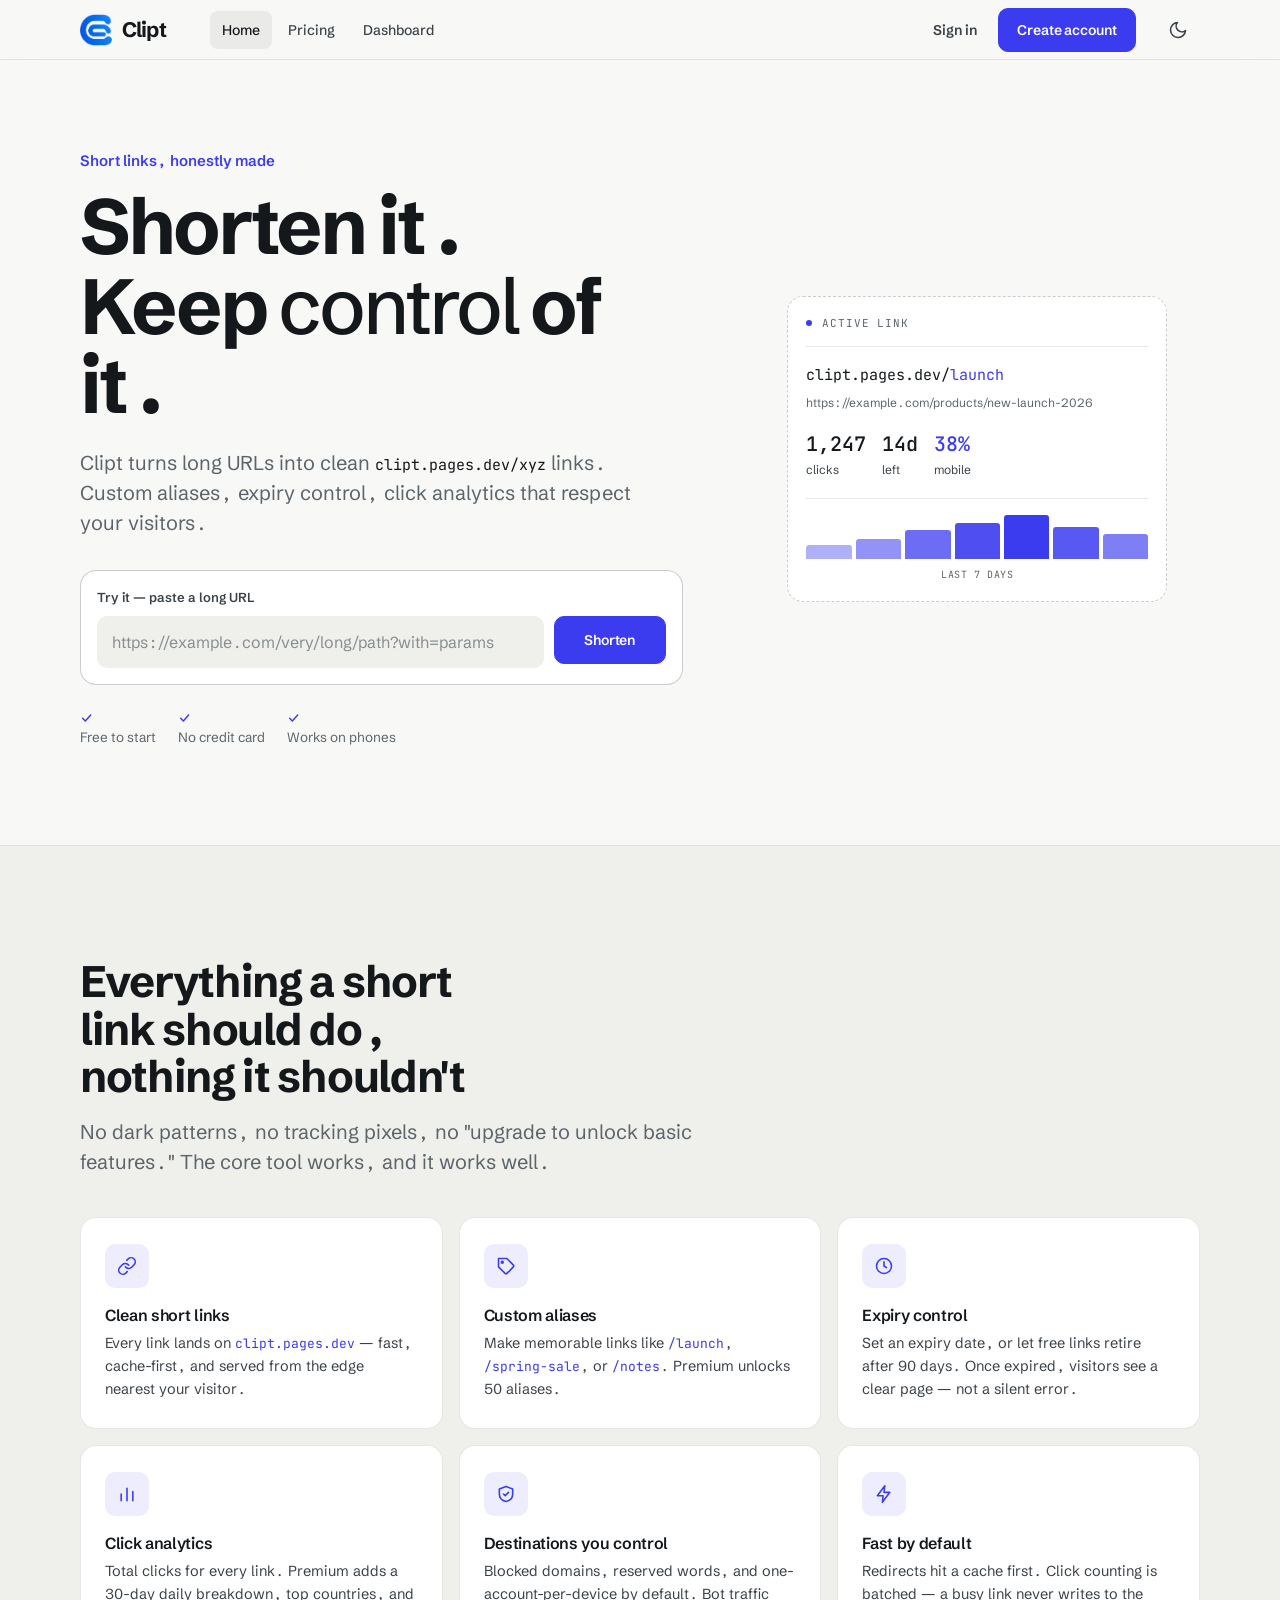
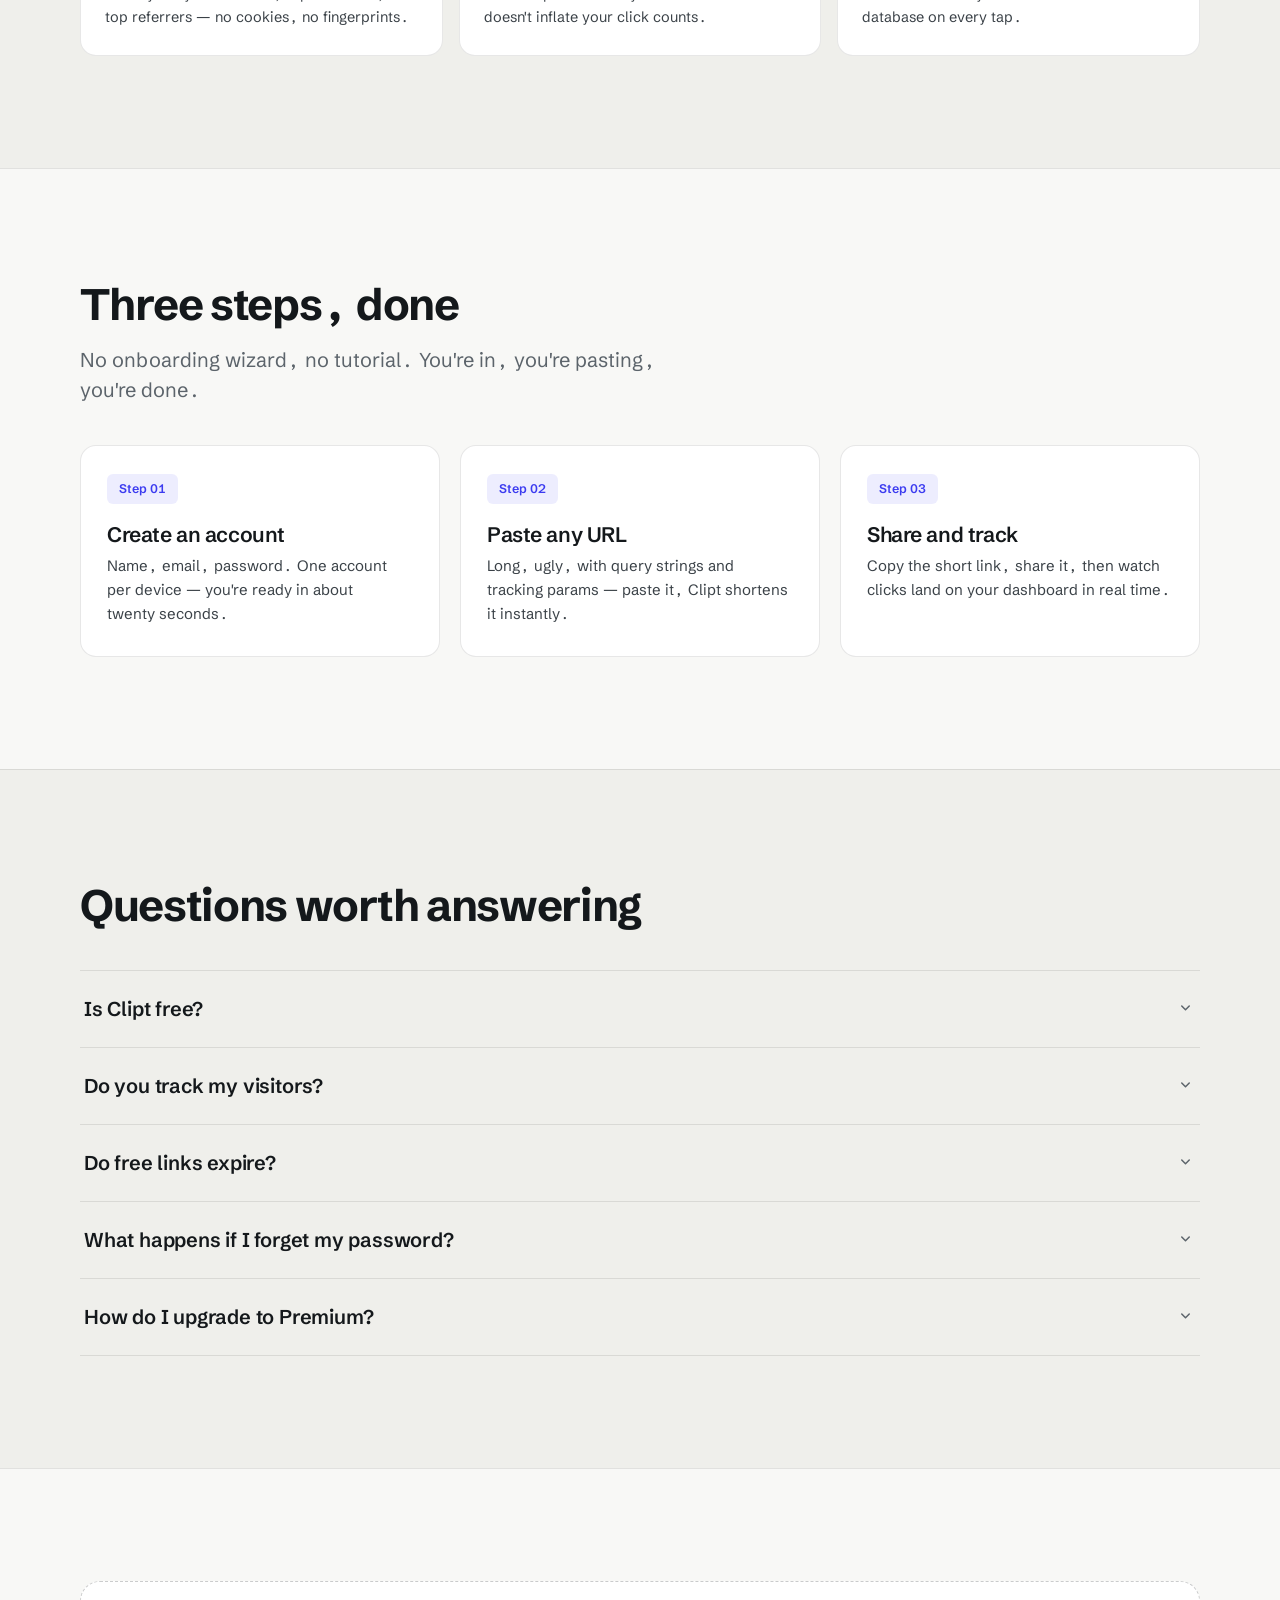
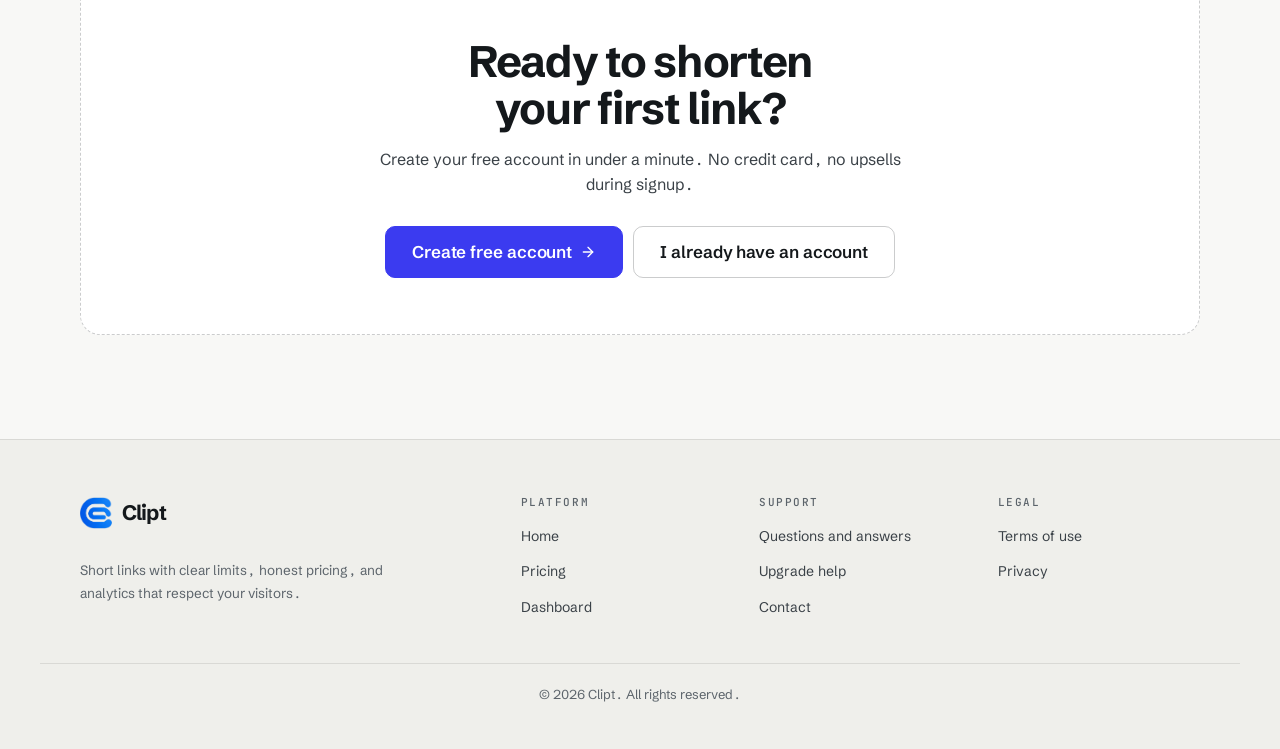
<file: index-9.html>
<!DOCTYPE html>
<html lang="en">
<head>
<meta charset="UTF-8">
<meta name="google-site-verification" content="a9Cb_B4jsRcvhkIY1bj4uTjIrYr1gvhZEL1IboBLz3w" />
<meta name="viewport" content="width=device-width, initial-scale=1.0, viewport-fit=cover">
<meta name="description" content="Clipt — short links you control. Custom aliases, expiry control, click analytics. Free to start.">
<meta name="robots" content="index,follow">
<title>Clipt — short links you control</title>
<link rel="icon" type="image/png" href="/clipt.png">
<link rel="apple-touch-icon" href="/clipt.png">

<meta name="color-scheme" content="light dark"><meta name="theme-color" content="#fbfbfd">
<script>try{var t=localStorage.getItem("clipt_theme");document.documentElement.setAttribute("data-theme",t==="dark"?"dark":"light")}catch(e){document.documentElement.setAttribute("data-theme","light")}</script>
<style>
/* ==========================================================================
   CLIPT — index.html
   Shared design system (identical across all pages) + landing page styles.
   ========================================================================== */

/* ─── DESIGN TOKENS ─────────────────────────────────────────────────── */
:root{
  --bg:#05080f;
  --surface:#0b0f1a;
  --surface2:#111827;
  --surface3:#161e2e;
  --border:rgba(255,255,255,0.07);
  --border2:rgba(255,255,255,0.11);
  --accent:#00d4aa;
  --accent2:#00b894;
  --accent-dim:rgba(0,212,170,0.08);
  --white:#f0f4f8;
  --gray:#7a8899;
  --gray2:#a0adb8;
  --red:#f0566a;
  --red-dim:rgba(240,86,106,0.09);
  --green:#10d48e;
  --green-dim:rgba(16,212,142,0.09);
  --orange:#f59e0b;
  --orange-dim:rgba(245,158,11,0.09);
  --radius:9px;
  --radius-lg:13px;
  --transition:.18s cubic-bezier(.4,0,.2,1);

  --font-head:'Cormorant Garamond', Georgia, 'Times New Roman', serif;
  --font-body:'Cabinet Grotesk', system-ui, -apple-system, 'Segoe UI', sans-serif;
  --font-mono:'DM Mono', ui-monospace, 'SF Mono', Menlo, monospace;

  --hdr-h:64px;
  --side-w:260px;
  --sat:env(safe-area-inset-top, 0px);
  --sab:env(safe-area-inset-bottom, 0px);
}

/* ─── RESET / BASE ──────────────────────────────────────────────────── */
*,*::before,*::after{box-sizing:border-box}
*{margin:0;padding:0}
html{-webkit-text-size-adjust:100%;scroll-behavior:smooth;scroll-padding-top:calc(var(--hdr-h) + 20px)}
body{
  font-family:var(--font-body);
  font-size:16px;
  line-height:1.55;
  color:var(--gray2);
  background:var(--bg);
  -webkit-font-smoothing:antialiased;
  -moz-osx-font-smoothing:grayscale;
  overflow-x:hidden;
  min-height:100dvh;
  padding-left:env(safe-area-inset-left,0px);
  padding-right:env(safe-area-inset-right,0px);
}
img,svg{display:block;max-width:100%}
img{height:auto}
button{font:inherit;color:inherit;background:none;border:none;cursor:pointer}
a{color:inherit;text-decoration:none}
ul,ol{list-style:none}
input,textarea,select{font:inherit;color:inherit}

h1,h2,h3,h4,h5{
  font-family:var(--font-head);
  font-weight:600;
  color:var(--white);
  letter-spacing:-0.01em;
  line-height:1.15;
}
p{text-wrap:pretty}
h1,h2,h3{text-wrap:balance}

:focus-visible{outline:2px solid var(--accent);outline-offset:3px;border-radius:6px}
:focus:not(:focus-visible){outline:none}

/* ─── LAYOUT ────────────────────────────────────────────────────────── */
.shell{width:100%;max-width:1200px;margin:0 auto;padding-inline:20px}
@media(min-width:720px){.shell{padding-inline:32px}}
@media(min-width:1024px){.shell{padding-inline:40px}}

.main{padding-top:calc(var(--hdr-h) + var(--sat));min-height:60vh}

/* ─── LOGO ──────────────────────────────────────────────────────────── */
.logo{display:inline-flex;align-items:center;gap:10px;flex-shrink:0}
.logo img{height:32px;width:auto;border-radius:6px}
.logo-word{
  font-family:var(--font-head);
  font-size:22px;
  font-weight:600;
  color:var(--white);
  letter-spacing:-0.015em;
}

/* ─── HEADER ────────────────────────────────────────────────────────── */
.hdr{
  position:fixed;top:0;left:0;right:0;z-index:100;
  height:calc(var(--hdr-h) + var(--sat));
  padding-top:var(--sat);
  background:rgba(5,8,15,.85);
  backdrop-filter:saturate(180%) blur(14px);
  -webkit-backdrop-filter:saturate(180%) blur(14px);
  border-bottom:1px solid transparent;
  transition:border-color var(--transition);
}
.hdr.scrolled{border-bottom-color:var(--border)}
.hdr-in{
  display:flex;align-items:center;gap:20px;
  height:var(--hdr-h);
  width:100%;max-width:1200px;margin:0 auto;
  padding-inline:20px;
}
@media(min-width:720px){.hdr-in{padding-inline:32px}}
@media(min-width:1024px){.hdr-in{padding-inline:40px}}

.hnav{display:none;gap:4px;margin-left:24px}
.hnav a{
  font-size:14px;font-weight:500;color:var(--gray2);
  padding:8px 12px;border-radius:8px;
  transition:color var(--transition),background var(--transition);
}
.hnav a:hover{color:var(--white);background:rgba(255,255,255,.04)}
.hnav a.on{color:var(--accent)}

.hdr-r{display:flex;align-items:center;gap:8px;margin-left:auto}

.ib{
  width:44px;height:44px;
  display:inline-flex;align-items:center;justify-content:center;
  border-radius:9px;color:var(--gray2);
  transition:background var(--transition),color var(--transition);
  position:relative;
  -webkit-tap-highlight-color:transparent;
}
.ib:hover{background:rgba(255,255,255,.05);color:var(--white)}

.ib-sm{
  width:34px;height:34px;
  display:inline-flex;align-items:center;justify-content:center;
  border-radius:7px;color:var(--gray);
  transition:background var(--transition),color var(--transition);
}
.ib-sm:hover{background:rgba(255,255,255,.06);color:var(--white)}

#menuBtn{display:inline-flex}
@media(min-width:861px){#menuBtn{display:none}.hnav{display:flex}}

.prof{position:relative}
.prof .ib::after{
  content:"";width:22px;height:22px;border-radius:50%;
  background:linear-gradient(135deg,var(--accent),var(--accent2));
  position:absolute;
}
.prof .ib .av{
  position:relative;z-index:1;
  font-family:var(--font-body);font-size:10px;font-weight:700;
  color:#04110d;letter-spacing:.02em;
}
.menu{
  position:absolute;top:calc(100% + 6px);right:0;
  min-width:220px;background:var(--surface);
  border:1px solid var(--border2);border-radius:var(--radius-lg);
  box-shadow:0 12px 32px rgba(0,0,0,.5);
  padding:6px;display:none;z-index:110;
}
.menu.open{display:block;animation:menuIn .14s ease-out}
@keyframes menuIn{from{opacity:0;transform:translateY(-4px)}to{opacity:1;transform:translateY(0)}}
.menu-h{
  padding:10px 12px 8px;border-bottom:1px solid var(--border);
  margin-bottom:6px;
}
.menu-h strong{display:block;font-size:13px;color:var(--white);font-weight:600}
.menu-h span{font-size:11.5px;color:var(--gray);word-break:break-all}
.menu a,.menu button{
  display:flex;align-items:center;gap:10px;
  width:100%;padding:9px 12px;border-radius:7px;
  font-size:13.5px;font-weight:500;color:var(--gray2);
  text-align:left;transition:background var(--transition),color var(--transition);
}
.menu a:hover,.menu button:hover{background:rgba(255,255,255,.05);color:var(--white)}
.menu .danger{color:var(--red)}
.menu .danger:hover{background:var(--red-dim);color:var(--red)}
.menu-sep{height:1px;background:var(--border);margin:6px 0}

.dot{
  position:absolute;top:8px;right:8px;
  width:8px;height:8px;border-radius:50%;
  background:var(--red);border:2px solid var(--bg);
}

/* ─── SIDEBAR ───────────────────────────────────────────────────────── */
.side{
  position:fixed;top:0;left:0;bottom:0;
  width:var(--side-w);max-width:88vw;z-index:120;
  background:var(--surface);
  border-right:1px solid var(--border2);
  transform:translateX(-100%);
  transition:transform .24s cubic-bezier(.4,0,.2,1);
  display:flex;flex-direction:column;
  padding:var(--sat) 0 var(--sab);
  overflow-y:auto;
}
.side.open{transform:translateX(0);box-shadow:0 0 60px rgba(0,0,0,.5)}
.side-top{
  padding:20px 20px 16px;border-bottom:1px solid var(--border);
  flex-shrink:0;
}
.side-nav{flex:1;padding:14px 12px}
.side-sec{
  font-family:var(--font-mono);
  font-size:10.5px;font-weight:500;letter-spacing:.12em;text-transform:uppercase;
  color:var(--gray);padding:14px 12px 6px;
}
.nav-i{
  display:flex;align-items:center;gap:12px;
  width:100%;padding:11px 12px;border-radius:8px;
  font-size:14px;font-weight:500;color:var(--gray2);
  text-align:left;transition:background var(--transition),color var(--transition);
  position:relative;
}
.nav-i:hover{background:rgba(255,255,255,.04);color:var(--white)}
.nav-i.on{background:var(--accent-dim);color:var(--accent)}
.nav-i svg{flex-shrink:0;opacity:.9}
.nav-i .cnt{
  margin-left:auto;font-family:var(--font-mono);font-size:10.5px;
  background:var(--accent);color:#04110d;padding:1px 7px;border-radius:99px;
  font-weight:600;letter-spacing:.02em;
}
.side-bot{
  border-top:1px solid var(--border);
  padding:14px 16px;flex-shrink:0;
}
.user-chip{
  display:flex;align-items:center;gap:12px;
  padding:10px 8px;border-radius:9px;
  transition:background var(--transition);
}
.user-chip:hover{background:rgba(255,255,255,.04)}
.user-chip .av{
  width:36px;height:36px;border-radius:50%;flex-shrink:0;
  background:linear-gradient(135deg,var(--accent),var(--accent2));
  display:flex;align-items:center;justify-content:center;
  font-family:var(--font-body);font-size:13px;font-weight:700;color:#04110d;
}
.user-chip .meta{min-width:0;flex:1}
.user-chip .meta strong{
  display:block;font-size:13.5px;font-weight:600;color:var(--white);
  overflow:hidden;text-overflow:ellipsis;white-space:nowrap;
}
.user-chip .meta span{
  display:block;font-size:11.5px;color:var(--gray);
  overflow:hidden;text-overflow:ellipsis;white-space:nowrap;
}

.scrim{
  position:fixed;inset:0;z-index:110;
  background:rgba(0,0,0,.6);
  backdrop-filter:blur(2px);
  opacity:0;visibility:hidden;
  transition:opacity var(--transition),visibility var(--transition);
}
.scrim.on{opacity:1;visibility:visible}

@media(min-width:861px){
  .has-side .side{transform:translateX(0)}
  .has-side .scrim{display:none}
  .has-side{--side-offset:var(--side-w)}
  .has-side .hdr{left:var(--side-w)}
  .has-side .hdr-in{max-width:none}
  .has-side .main,
  .has-side .ftr{margin-left:var(--side-w);max-width:none}
}

/* ─── BUTTONS ───────────────────────────────────────────────────────── */
.btn{
  display:inline-flex;align-items:center;justify-content:center;gap:8px;
  height:44px;padding:0 18px;border-radius:var(--radius);
  font-family:var(--font-body);font-size:14px;font-weight:600;
  letter-spacing:-.005em;white-space:nowrap;
  border:1px solid transparent;cursor:pointer;
  transition:background var(--transition),border-color var(--transition),color var(--transition),transform var(--transition);
  -webkit-tap-highlight-color:transparent;
  touch-action:manipulation;
}
.btn:active{transform:translateY(1px)}
.btn-lg{height:52px;padding:0 26px;font-size:15px}
.btn-sm{height:36px;padding:0 14px;font-size:13px}

.btn-pri{
  background:var(--accent);color:#04110d;
  border-color:var(--accent);
  box-shadow:0 1px 2px rgba(0,212,170,.18);
}
.btn-pri:hover{background:var(--accent2);border-color:var(--accent2)}
.btn-pri:active{box-shadow:none}

.btn-ghost{
  background:transparent;color:var(--white);
  border-color:var(--border2);
}
.btn-ghost:hover{border-color:var(--gray);background:rgba(255,255,255,.03)}

.btn-quiet{
  background:transparent;color:var(--gray2);
  border-color:transparent;padding:0 12px;
}
.btn-quiet:hover{color:var(--white);background:rgba(255,255,255,.04)}

.btn-danger{
  background:var(--red-dim);color:var(--red);
  border-color:rgba(240,86,106,.25);
}
.btn-danger:hover{background:rgba(240,86,106,.15);border-color:var(--red)}

.btn[disabled]{opacity:.5;cursor:not-allowed;transform:none}

/* ─── FORMS ─────────────────────────────────────────────────────────── */
.field{margin-bottom:16px}
.field label{
  display:block;font-family:var(--font-mono);
  font-size:11px;font-weight:500;letter-spacing:.1em;text-transform:uppercase;
  color:var(--gray);margin-bottom:7px;
}
.input,.select,.textarea{
  width:100%;height:46px;padding:0 14px;
  background:var(--surface2);
  border:1px solid var(--border2);
  border-radius:var(--radius);
  font-family:var(--font-body);font-size:15px;color:var(--white);
  outline:none;transition:border-color var(--transition),background var(--transition);
}
.input:hover,.select:hover,.textarea:hover{border-color:rgba(255,255,255,.18)}
.input:focus,.select:focus,.textarea:focus{
  border-color:var(--accent);
  background:var(--surface3);
}
.input::placeholder,.textarea::placeholder{color:var(--gray);opacity:.7}
.input[aria-invalid="true"]{border-color:var(--red)}
.textarea{height:auto;padding:12px 14px;resize:vertical;min-height:90px;line-height:1.5}
.select{
  appearance:none;-webkit-appearance:none;
  background-image:url("data:image/svg+xml;utf8,<svg xmlns='http://www.w3.org/2000/svg' width='14' height='14' viewBox='0 0 24 24' fill='none' stroke='%237a8899' stroke-width='2' stroke-linecap='round' stroke-linejoin='round'><polyline points='6 9 12 15 18 9'/></svg>");
  background-repeat:no-repeat;background-position:right 14px center;
  padding-right:40px;cursor:pointer;
}
.field-hint{font-size:12.5px;color:var(--gray);margin-top:6px;line-height:1.5}
.field-row{display:grid;grid-template-columns:1fr 1fr;gap:12px}
@media(max-width:520px){.field-row{grid-template-columns:1fr}}

/* ─── TOAST ─────────────────────────────────────────────────────────── */
.toast{
  position:fixed;
  left:20px;right:20px;
  bottom:calc(20px + var(--sab));
  z-index:200;
  max-width:420px;margin:0 auto;
  padding:14px 18px;
  background:var(--surface3);
  border:1px solid var(--border2);
  border-left:3px solid var(--accent);
  border-radius:var(--radius-lg);
  font-size:14px;color:var(--white);
  box-shadow:0 8px 32px rgba(0,0,0,.5);
  transform:translateY(120%);
  opacity:0;visibility:hidden;
  transition:transform .28s cubic-bezier(.4,0,.2,1),opacity .28s,visibility .28s;
  pointer-events:none;
}
.toast.show{transform:translateY(0);opacity:1;visibility:visible}
.toast-success{border-left-color:var(--accent)}
.toast-error{border-left-color:var(--red)}
.toast-info{border-left-color:var(--orange)}
@media(min-width:720px){
  .toast{left:auto;right:24px;bottom:calc(24px + var(--sab));margin:0}
}

/* ─── MODAL ─────────────────────────────────────────────────────────── */
.modal-overlay{
  position:fixed;inset:0;z-index:300;
  background:rgba(0,0,0,.72);
  backdrop-filter:blur(4px);
  display:none;align-items:center;justify-content:center;
  padding:20px;
}
.modal-overlay.open{display:flex;animation:fadeIn .16s ease-out}
@keyframes fadeIn{from{opacity:0}to{opacity:1}}
.modal{
  width:100%;max-width:440px;max-height:calc(100dvh - 40px);
  background:var(--surface);
  border:1px solid var(--border2);
  border-radius:var(--radius-lg);
  box-shadow:0 24px 64px rgba(0,0,0,.6);
  display:flex;flex-direction:column;
  animation:modalIn .18s cubic-bezier(.4,0,.2,1);
  overflow:hidden;
}
@keyframes modalIn{from{opacity:0;transform:translateY(8px) scale(.98)}to{opacity:1;transform:none}}
.modal-h{
  display:flex;align-items:center;justify-content:space-between;gap:12px;
  padding:18px 20px 14px;border-bottom:1px solid var(--border);
  flex-shrink:0;
}
.modal-h h3{
  font-family:var(--font-head);font-size:22px;font-weight:600;
  color:var(--white);letter-spacing:-.015em;line-height:1.2;
}
.modal-b{padding:20px;overflow-y:auto;flex:1;min-height:0}
.modal-f{
  padding:14px 20px 18px;border-top:1px solid var(--border);
  display:flex;gap:10px;flex-shrink:0;
}
.modal-f .btn{flex:1}
@media(max-width:520px){
  .modal-overlay{padding:12px;align-items:flex-end}
  .modal{border-radius:16px 16px 0 0;max-height:92dvh;padding-bottom:var(--sab)}
  .modal-h{padding:22px 18px 14px}
  .modal-b{padding:18px}
  .modal-f{padding:12px 18px calc(16px + var(--sab))}
}

#_alert{
  display:none;padding:11px 14px;border-radius:var(--radius);
  font-size:13.5px;line-height:1.5;margin-bottom:16px;
}
#_alert.show{display:block}
#_alert.error{background:var(--red-dim);color:var(--red);border:1px solid rgba(240,86,106,.25)}
#_alert.info{background:var(--accent-dim);color:var(--accent);border:1px solid rgba(0,212,170,.25)}
#_alert.warn{background:var(--orange-dim);color:var(--orange);border:1px solid rgba(245,158,11,.25)}

/* ─── LANDING — HERO ────────────────────────────────────────────────── */
.hero{padding:60px 0 72px;border-bottom:1px solid var(--border);position:relative;overflow:hidden}
.hero::before{
  content:"";position:absolute;top:-200px;left:50%;transform:translateX(-50%);
  width:800px;height:500px;
  background:radial-gradient(ellipse at center,rgba(0,212,170,.08),transparent 65%);
  pointer-events:none;
}
@media(min-width:720px){.hero{padding:88px 0 96px}}
.hero-in{position:relative;display:grid;grid-template-columns:1fr;gap:48px;align-items:center}
@media(min-width:960px){.hero-in{grid-template-columns:1.05fr 1fr;gap:72px}}

.eyebrow{
  display:inline-flex;align-items:center;gap:10px;
  font-family:var(--font-mono);font-size:11.5px;font-weight:500;
  letter-spacing:.14em;text-transform:uppercase;color:var(--accent);
  margin-bottom:22px;
}
.eyebrow::before{content:"";width:22px;height:1px;background:var(--accent);border-radius:2px}

.hero h1{
  font-family:var(--font-head);
  font-size:clamp(38px,7vw,68px);
  font-weight:600;
  line-height:1.05;
  letter-spacing:-.028em;
  margin-bottom:22px;
}
.hero h1 em{
  font-style:italic;font-weight:500;
  color:var(--accent);
}
.hero-lede{
  font-size:17px;line-height:1.65;color:var(--gray2);
  max-width:520px;margin-bottom:32px;
}

.demo-box{
  background:var(--surface);
  border:1px solid var(--border2);
  border-radius:var(--radius-lg);
  padding:20px;
  box-shadow:0 12px 40px rgba(0,0,0,.3);
}
.demo-box label{
  display:block;font-family:var(--font-mono);
  font-size:10.5px;font-weight:500;letter-spacing:.14em;text-transform:uppercase;
  color:var(--gray);margin-bottom:9px;
}
.demo-row{display:flex;gap:10px}
@media(max-width:520px){.demo-row{flex-direction:column}}
.demo-row .input{height:48px;font-size:15px}
.demo-row .btn{height:48px;padding:0 20px;flex-shrink:0}
.demo-result{
  margin-top:14px;padding:14px;
  background:var(--accent-dim);
  border:1px solid rgba(0,212,170,.2);
  border-radius:var(--radius);
  display:none;
}
.demo-result.on{display:block;animation:fadeIn .2s ease-out}
.demo-result .k{
  font-family:var(--font-mono);font-size:10.5px;letter-spacing:.1em;
  text-transform:uppercase;color:var(--accent);margin-bottom:6px;
}
.demo-result .v{
  font-family:var(--font-mono);font-size:15px;font-weight:500;
  color:var(--white);word-break:break-all;line-height:1.4;
}
.demo-result .v .pre{color:var(--gray)}
.demo-result .v .code{color:var(--accent)}

.hero-meta{
  display:flex;flex-wrap:wrap;gap:6px 22px;
  font-size:13.5px;color:var(--gray);margin-top:26px;
}
.hero-meta span{display:inline-flex;align-items:center;gap:7px}
.hero-meta svg{color:var(--accent);flex-shrink:0}

/* ─── SECTIONS ──────────────────────────────────────────────────────── */
.section{padding:80px 0}
@media(min-width:720px){.section{padding:104px 0}}
.section-head{max-width:640px;margin-bottom:56px}
.section-head .eyebrow{margin-bottom:16px}
.section-title{
  font-family:var(--font-head);font-size:clamp(30px,4.4vw,44px);
  font-weight:600;letter-spacing:-.02em;line-height:1.1;
  margin-bottom:16px;
}
.section-lede{font-size:16.5px;line-height:1.65;color:var(--gray2);max-width:560px}

/* Features */
.feat-grid{
  display:grid;grid-template-columns:1fr;gap:14px;
}
@media(min-width:640px){.feat-grid{grid-template-columns:repeat(2,1fr)}}
@media(min-width:960px){.feat-grid{grid-template-columns:repeat(3,1fr);gap:16px}}

.feat{
  background:var(--surface);border:1px solid var(--border);
  border-radius:var(--radius-lg);padding:26px 24px;
  transition:border-color var(--transition),transform var(--transition);
}
.feat:hover{border-color:var(--border2);transform:translateY(-2px)}
.feat-ic{
  width:44px;height:44px;border-radius:10px;
  background:var(--accent-dim);color:var(--accent);
  display:flex;align-items:center;justify-content:center;
  margin-bottom:18px;
}
.feat h3{
  font-family:var(--font-body);font-size:16px;font-weight:700;
  color:var(--white);letter-spacing:-.005em;margin-bottom:8px;
}
.feat p{font-size:14.5px;line-height:1.6;color:var(--gray2)}

/* How it works */
.steps{display:grid;grid-template-columns:1fr;gap:24px}
@media(min-width:780px){.steps{grid-template-columns:repeat(3,1fr);gap:40px}}
.step{padding-top:24px;border-top:1px solid var(--border)}
.step-n{
  display:block;font-family:var(--font-mono);font-size:12px;font-weight:500;
  letter-spacing:.1em;color:var(--accent);margin-bottom:14px;
}
.step h3{font-family:var(--font-head);font-size:22px;font-weight:600;color:var(--white);margin-bottom:10px;letter-spacing:-.01em}
.step p{font-size:14.5px;line-height:1.65;color:var(--gray2)}

/* FAQ */
.faq{border-top:1px solid var(--border)}
.faq details{border-bottom:1px solid var(--border)}
.faq summary{
  list-style:none;cursor:pointer;
  padding:22px 4px;
  display:flex;align-items:center;justify-content:space-between;gap:20px;
  font-family:var(--font-head);font-size:20px;font-weight:600;
  color:var(--white);letter-spacing:-.01em;
  min-height:60px;
  transition:color var(--transition);
}
.faq summary::-webkit-details-marker{display:none}
.faq summary:hover{color:var(--accent)}
.faq summary svg{
  color:var(--gray);flex-shrink:0;
  transition:transform var(--transition),color var(--transition);
}
.faq details[open] summary svg{transform:rotate(180deg);color:var(--accent)}
.faq details > p{
  padding:0 4px 22px;font-size:15px;line-height:1.7;
  color:var(--gray2);max-width:680px;
}
.faq details > p strong{color:var(--white);font-weight:600}

/* CTA band */
.cta{
  background:linear-gradient(135deg,var(--surface2),var(--surface));
  border:1px solid var(--border2);
  border-radius:20px;
  padding:56px 32px;
  text-align:center;
  position:relative;overflow:hidden;
}
.cta::before{
  content:"";position:absolute;top:-100px;left:50%;transform:translateX(-50%);
  width:600px;height:300px;
  background:radial-gradient(ellipse,rgba(0,212,170,.12),transparent 70%);
  pointer-events:none;
}
.cta-in{position:relative;max-width:560px;margin:0 auto}
.cta h2{
  font-family:var(--font-head);font-size:clamp(28px,4vw,40px);
  font-weight:600;letter-spacing:-.02em;color:var(--white);
  margin-bottom:14px;
}
.cta p{font-size:16px;color:var(--gray2);margin-bottom:28px;line-height:1.6}
.cta-actions{display:flex;flex-wrap:wrap;gap:10px;justify-content:center}
@media(max-width:520px){.cta-actions{flex-direction:column}.cta-actions .btn{width:100%}}

/* ─── FOOTER ────────────────────────────────────────────────────────── */
.ftr{
  background:var(--surface);
  border-top:1px solid var(--border);
  padding:56px 0 24px;
  margin-top:0;
}
.ftr-in{
  width:100%;max-width:1200px;margin:0 auto;
  padding-inline:20px;
  display:grid;grid-template-columns:1fr;gap:36px;
}
@media(min-width:720px){.ftr-in{padding-inline:32px;grid-template-columns:2fr 1fr 1fr 1fr}}
@media(min-width:1024px){.ftr-in{padding-inline:40px}}
.ftr h5{
  font-family:var(--font-mono);font-size:11px;font-weight:500;
  letter-spacing:.14em;text-transform:uppercase;color:var(--gray);
  margin-bottom:14px;
}
.ftr ul{display:flex;flex-direction:column;gap:10px}
.ftr a{font-size:14px;color:var(--gray2);transition:color var(--transition)}
.ftr a:hover{color:var(--accent)}
.ftr p{font-size:13.5px;line-height:1.7;color:var(--gray);margin-top:16px;max-width:320px}
.ftr-b{
  width:100%;max-width:1200px;margin:44px auto 0;
  padding:20px 20px calc(20px + var(--sab));
  border-top:1px solid var(--border);
  font-size:13px;color:var(--gray);text-align:center;
}
@media(min-width:720px){.ftr-b{padding-inline:32px}}
@media(min-width:1024px){.ftr-b{padding-inline:40px}}

/* ─── UTILITIES ─────────────────────────────────────────────────────── */
.hidden{display:none !important}
.spin{
  width:16px;height:16px;border-radius:50%;
  border:2px solid rgba(0,0,0,.2);border-top-color:currentColor;
  animation:spin .7s linear infinite;display:inline-block;
}
@keyframes spin{to{transform:rotate(360deg)}}
.btn .spin{margin-right:2px}

/* ─── MOTION / A11Y ─────────────────────────────────────────────────── */
@media(prefers-reduced-motion:reduce){
  *,*::before,*::after{
    animation-duration:.01ms !important;
    animation-iteration-count:1 !important;
    transition-duration:.01ms !important;
    scroll-behavior:auto !important;
  }
}

/* ═══ APPLE-STYLE THEME (light default, dark via [data-theme=dark]) ═══ */
:root{--bg:#fbfbfd;--alt:#f5f5f7;--surface:#fff;--surface2:#f5f5f7;--surface3:#e8e8ed;--border:rgba(0,0,0,.08);--border2:rgba(0,0,0,.16);
--accent:#0071e3;--accent2:#0077ed;--accent-dim:rgba(0,113,227,.09);--white:#1d1d1f;--gray:#6e6e73;--gray2:#424245;
--red:#d70015;--red-dim:rgba(215,0,21,.08);--green:#248a3d;--green-dim:rgba(36,138,61,.1);--orange:#b25000;--orange-dim:rgba(178,80,0,.1);
--hover:rgba(0,0,0,.05);--hdr-bg:rgba(251,251,253,.8);--radius:12px;--radius-lg:20px;--hdr-h:56px;color-scheme:light;
--font-head:-apple-system,BlinkMacSystemFont,"SF Pro Display","Inter","Segoe UI",Roboto,"Helvetica Neue",Arial,sans-serif;
--font-body:-apple-system,BlinkMacSystemFont,"SF Pro Text","Inter","Segoe UI",Roboto,"Helvetica Neue",Arial,sans-serif;
--font-mono:ui-monospace,"SF Mono",Menlo,Consolas,monospace}
:root[data-theme="dark"]{--bg:#000;--alt:#0a0a0c;--surface:#1c1c1e;--surface2:#2c2c2e;--surface3:#3a3a3c;--border:rgba(255,255,255,.1);--border2:rgba(255,255,255,.2);
--accent:#2997ff;--accent2:#0a84ff;--accent-dim:rgba(41,151,255,.14);--white:#f5f5f7;--gray:#98989d;--gray2:#c7c7cc;
--red:#ff453a;--red-dim:rgba(255,69,58,.14);--green:#30d158;--green-dim:rgba(48,209,88,.14);--orange:#ff9f0a;--orange-dim:rgba(255,159,10,.14);
--hover:rgba(255,255,255,.08);--hdr-bg:rgba(0,0,0,.72);color-scheme:dark}
body{background:var(--bg);color:var(--gray2);transition:background .25s,color .25s}
.btn-pri,.nav-i .cnt,.prof .ib .av,.user-chip .av{color:#fff}
.cta::before,.hero::before{background:none}
.btn-ghost:hover,.btn-quiet:hover,.hnav a:hover,.ib-sm:hover,.ib:hover,.menu a:hover,.menu button:hover,.nav-i:hover,.user-chip:hover{background:var(--hover)}
.input:hover,.select:hover,.textarea:hover{border-color:var(--gray)}
.hdr{background:var(--hdr-bg);-webkit-backdrop-filter:saturate(180%) blur(20px);backdrop-filter:saturate(180%) blur(20px);border-bottom:1px solid var(--border)}
.hnav a{font-size:14px;border-radius:980px}
.btn,.ib{min-height:44px} .ib{min-width:44px}
.btn{border-radius:980px;font-weight:500;letter-spacing:-.01em}
.btn-pri{background:var(--accent);color:#fff;box-shadow:none} .btn-pri:hover{background:var(--accent2)}
.btn-ghost{background:transparent;color:var(--accent);border:1px solid var(--accent)}
.btn-lg{min-height:52px;font-size:17px}
.input,.select,.textarea{background:var(--surface);border:1px solid var(--border2);border-radius:12px;min-height:48px}
.input:focus,.select:focus,.textarea:focus{border-color:var(--accent);box-shadow:0 0 0 4px var(--accent-dim);outline:0}
.hero{text-align:center;padding:64px 0 48px}
.hero-in{grid-template-columns:1fr;gap:48px}
.hero h1{font-size:clamp(40px,8.5vw,84px);line-height:1.04;letter-spacing:-.035em;font-weight:700;color:var(--white)}
.hero h1 em{font-style:normal}
.eyebrow{text-transform:none;letter-spacing:0;font-family:var(--font-body);font-size:clamp(17px,2.4vw,21px);font-weight:600;color:var(--gray)}
.hero-lede{max-width:640px;margin-inline:auto;font-size:clamp(18px,2.4vw,24px);line-height:1.35;color:var(--gray)}
.demo-box{max-width:580px;margin:32px auto 0;text-align:left;background:var(--surface);border:1px solid var(--border);border-radius:20px;padding:18px}
.hero-meta{justify-content:center}
.hero-visual>div>div{box-shadow:0 14px 44px rgba(0,0,0,.14)!important;border-radius:22px!important}
.section{padding:72px 0} @media(min-width:720px){.section{padding:112px 0}.hero{padding:96px 0 72px}}
main>section:nth-of-type(even){background:var(--alt)}
.section-head{text-align:center;margin-inline:auto}
.section-title,.cta h2,.cta-in h2{font-weight:700;letter-spacing:-.03em;line-height:1.08;font-size:clamp(30px,5.2vw,52px);color:var(--white)}
.section-lede{margin-inline:auto;font-size:clamp(17px,2.2vw,21px);color:var(--gray)}
.feat,.step{background:var(--surface);border:1px solid var(--border);border-radius:20px}
.feat h3,.step h3{font-weight:600;letter-spacing:-.02em;color:var(--white)}
.modal{background:var(--surface);border:1px solid var(--border);border-radius:22px;box-shadow:0 24px 80px rgba(0,0,0,.28)}
.modal-overlay{background:rgba(0,0,0,.4);-webkit-backdrop-filter:blur(8px);backdrop-filter:blur(8px)}
.ftr{background:var(--alt);border-top:1px solid var(--border)}

/* ═══ SMALL-SCREEN HEADER (keeps sign-in / create-account / theme button on screen) ═══ */
@media(max-width:520px){
  .hdr-in{gap:6px;padding-inline:12px}
  .hdr-r{gap:4px}
  .hdr-r .btn{padding-inline:12px;font-size:13px;min-height:38px;white-space:nowrap}
  .logo-word{font-size:17px}
  #themeBtn{min-width:40px}
}
@media(max-width:430px){.logo-word{display:none}}
#themeBtn .i-sun{display:none} :root[data-theme="dark"] #themeBtn .i-sun{display:block} :root[data-theme="dark"] #themeBtn .i-moon{display:none}
@media(max-width:520px){.shell{padding-inline:20px}.demo-box{padding:14px}}

/* ═══ ELITE POLISH LAYER ═══ */
:root{--ring:0 0 0 4px var(--accent-dim);--lift:0 1px 2px rgba(0,0,0,.04),0 12px 32px -8px rgba(0,0,0,.12);--glow:rgba(0,113,227,.16)}
:root[data-theme="dark"]{--lift:0 1px 0 rgba(255,255,255,.04) inset,0 18px 44px -12px rgba(0,0,0,.7);--glow:rgba(41,151,255,.22)}
:focus-visible{outline:2px solid var(--accent);outline-offset:3px;border-radius:8px}
::selection{background:var(--accent);color:#fff}
.hero::before{content:"";position:absolute;inset:-20% -10% auto;height:620px;background:radial-gradient(60% 60% at 50% 0%,var(--glow),transparent 70%);pointer-events:none;display:block}
.hero-in>div:first-child{animation:heroIn .7s cubic-bezier(.2,.7,.2,1) both}
@keyframes heroIn{from{opacity:0;transform:translateY(14px)}to{opacity:1;transform:none}}
.hero h1{background:linear-gradient(180deg,var(--white) 30%,var(--gray));-webkit-background-clip:text;background-clip:text;-webkit-text-fill-color:transparent}
.hero .eyebrow::before{display:none}
.pill{display:inline-flex;align-items:center;gap:10px;margin:0 auto 22px;padding:7px 16px 7px 12px;border:1px solid var(--border2);border-radius:980px;background:var(--surface);font-size:14px;font-weight:500;color:var(--white);box-shadow:var(--lift);transition:transform var(--transition),border-color var(--transition)}
.pill:hover{transform:translateY(-1px);border-color:var(--accent)}
.pill .live{width:8px;height:8px;border-radius:50%;background:var(--green);box-shadow:0 0 0 4px var(--green-dim)}
.pill b{color:var(--accent);font-weight:600}
.demo-box{box-shadow:var(--lift);border-radius:24px;padding:20px;transition:border-color var(--transition),box-shadow var(--transition)}
.demo-box:focus-within{border-color:var(--accent);box-shadow:var(--lift),var(--ring)}
.demo-box .input{border:0;background:var(--alt);min-height:52px;font-size:16px}
.demo-box .input:focus{box-shadow:none}
.demo-box .btn{min-width:112px}
.demo-result{margin-top:14px;padding:14px 16px;border-radius:16px;background:var(--accent-dim);border:1px solid transparent}
.demo-result.err{background:var(--red-dim)}
.demo-result .v{display:block;font-size:clamp(15px,3.6vw,19px);word-break:break-all;color:var(--white)}
.demo-result .v a:hover{text-decoration:underline}
.demo-acts{display:flex;flex-wrap:wrap;gap:8px;margin-top:12px}
.demo-acts .btn{min-height:40px;padding:0 18px;font-size:14px}
.demo-msg{font-size:14px;color:var(--gray2);margin-top:8px}
.demo-msg a{color:var(--accent);font-weight:500}
.feat,.step{box-shadow:var(--lift);transition:transform .25s cubic-bezier(.2,.7,.2,1),border-color .25s}
.feat:hover,.step:hover{transform:translateY(-3px);border-color:var(--border2)}
.cta{border-radius:32px;background:linear-gradient(180deg,var(--surface),var(--alt));border:1px solid var(--border);box-shadow:var(--lift);position:relative;overflow:hidden}
.cta::before{content:"";position:absolute;inset:auto 0 -60% 0;height:80%;background:radial-gradient(50% 60% at 50% 100%,var(--glow),transparent 70%);display:block}
.btn-pri{box-shadow:0 6px 18px -6px var(--accent)}
.btn:active{transform:scale(.98)}
.btn[disabled]{opacity:.6;cursor:progress}

/* ═══ STEP CARDS — proper inner spacing ═══ */
.steps{list-style:none;padding:0;margin:0;gap:16px;align-items:stretch}
@media(min-width:780px){.steps{gap:20px}}
.step{list-style:none;padding:28px 26px 30px;border-top:1px solid var(--border);display:flex;flex-direction:column;gap:0;min-width:0}
.step-n{display:inline-flex;align-self:flex-start;align-items:center;font-family:var(--font-body);font-size:13px;font-weight:600;letter-spacing:0;color:var(--accent);background:var(--accent-dim);padding:5px 12px;border-radius:980px;margin-bottom:18px}
.step h3{font-size:21px;margin-bottom:8px}
.step p{font-size:15px;line-height:1.6;max-width:none}
@media(max-width:520px){.step{padding:24px 22px 26px}}
</style>
<link rel="preconnect" href="https://fonts.googleapis.com">
<link rel="preconnect" href="https://fonts.gstatic.com" crossorigin>
<link rel="stylesheet" href="https://fonts.googleapis.com/css2?family=JetBrains+Mono:wght@400;500&family=Schibsted+Grotesk:wght@400;500;600;700&display=swap">
<link rel="stylesheet" href="/clipt-ui.css">
</head>
<body>

<!-- SIDEBAR -->
<aside class="side" id="side" aria-label="Navigation">
  <div class="side-top">
    <a href="/" class="logo">
      <img src="/clipt.png" alt="Clipt">
      <span class="logo-word">Clipt</span>
    </a>
  </div>
  <nav class="side-nav">
    <div class="side-sec">Explore</div>
    <a class="nav-i" href="/"><svg width="18" height="18" viewBox="0 0 24 24" fill="none" stroke="currentColor" stroke-width="1.9" stroke-linecap="round" stroke-linejoin="round"><path d="M3 10.5 12 3l9 7.5V20a1 1 0 0 1-1 1h-5v-6H9v6H4a1 1 0 0 1-1-1z"/></svg>Home</a>
    <a class="nav-i" href="/pricing.html"><svg width="18" height="18" viewBox="0 0 24 24" fill="none" stroke="currentColor" stroke-width="1.9" stroke-linecap="round" stroke-linejoin="round"><path d="M20.6 13.4 13.4 20.6a2 2 0 0 1-2.8 0L3 13V3h10l7.6 7.6a2 2 0 0 1 0 2.8z"/><circle cx="7.5" cy="7.5" r="1.2"/></svg>Pricing</a>
    <a class="nav-i" href="/dashboard.html"><svg width="18" height="18" viewBox="0 0 24 24" fill="none" stroke="currentColor" stroke-width="1.9" stroke-linecap="round" stroke-linejoin="round"><rect x="3" y="3" width="7" height="7" rx="1"/><rect x="14" y="3" width="7" height="7" rx="1"/><rect x="3" y="14" width="7" height="7" rx="1"/><rect x="14" y="14" width="7" height="7" rx="1"/></svg>Dashboard</a>
  </nav>
  <div class="side-bot" id="sideBot"></div>
</aside>
<div class="scrim" id="scrim"></div>

<!-- HEADER -->
<header class="hdr" id="hdr">
  <div class="hdr-in">
    <button class="ib" id="menuBtn" aria-label="Open menu">
      <svg width="22" height="22" viewBox="0 0 24 24" fill="none" stroke="currentColor" stroke-width="1.9" stroke-linecap="round"><path d="M4 7h16M4 12h16M4 17h16"/></svg>
    </button>
    <a href="/" class="logo">
      <img src="/clipt.png" alt="Clipt">
      <span class="logo-word">Clipt</span>
    </a>
    <nav class="hnav">
      <a href="/" class="on">Home</a>
      <a href="/pricing.html">Pricing</a>
      <a href="/dashboard.html">Dashboard</a>
    </nav>
    <div class="hdr-r" id="hdrR">
      <!-- populated by JS based on auth state -->
    </div>
    <button class="ib" id="themeBtn" type="button" aria-label="Toggle dark mode" title="Light / dark">
      <svg class="i-moon" width="20" height="20" viewBox="0 0 24 24" fill="none" stroke="currentColor" stroke-width="1.9" stroke-linecap="round" stroke-linejoin="round"><path d="M21 12.8A9 9 0 1 1 11.2 3a7 7 0 0 0 9.8 9.8z"/></svg>
      <svg class="i-sun" width="20" height="20" viewBox="0 0 24 24" fill="none" stroke="currentColor" stroke-width="1.9" stroke-linecap="round"><circle cx="12" cy="12" r="4"/><path d="M12 2v2M12 20v2M4.9 4.9l1.4 1.4M17.7 17.7l1.4 1.4M2 12h2M20 12h2M4.9 19.1l1.4-1.4M17.7 6.3l1.4-1.4"/></svg>
    </button>

  </div>
</header>

<main class="main">

  <!-- HERO -->
  <section class="hero">
    <div class="shell hero-in">
      <div>
        <div id="heroState"></div>
        <p class="eyebrow">Short links, honestly made</p>
        <h1>Shorten it.<br>Keep <em>control</em> of it.</h1>
        <p class="hero-lede">
          Clipt turns long URLs into clean <span style="font-family:var(--font-mono);font-size:15px;color:var(--white)">clipt.pages.dev/xyz</span> links.
          Custom aliases, expiry control, click analytics that respect your visitors.
        </p>

        <div class="demo-box">
          <label for="demoInput" id="demoLabel">Try it — paste a long URL</label>
          <div class="demo-row">
            <input class="input" id="demoInput" type="url" inputmode="url" autocomplete="off" autocapitalize="off" spellcheck="false" placeholder="https://example.com/very/long/path?with=params">
            <button class="btn btn-pri" id="demoBtn" type="button">Shorten</button>
          </div>
          <div class="demo-result" id="demoResult" aria-live="polite" hidden></div>
        </div>

        <ul class="hero-meta">
          <li><svg width="16" height="16" viewBox="0 0 24 24" fill="none" stroke="currentColor" stroke-width="2.2" stroke-linecap="round" stroke-linejoin="round"><polyline points="4 11 8 15 16 6"/></svg>Free to start</li>
          <li><svg width="16" height="16" viewBox="0 0 24 24" fill="none" stroke="currentColor" stroke-width="2.2" stroke-linecap="round" stroke-linejoin="round"><polyline points="4 11 8 15 16 6"/></svg>No credit card</li>
          <li><svg width="16" height="16" viewBox="0 0 24 24" fill="none" stroke="currentColor" stroke-width="2.2" stroke-linecap="round" stroke-linejoin="round"><polyline points="4 11 8 15 16 6"/></svg>Works on phones</li>
        </ul>
      </div>

      <div class="hero-visual" aria-hidden="true">
        <!-- CSS-drawn device showing a link row + click chart -->
        <div style="position:relative;max-width:380px;margin:0 auto">
          <div style="background:var(--surface);border:1px solid var(--border2);border-radius:16px;padding:18px;box-shadow:0 20px 60px rgba(0,0,0,.4)">
            <div style="display:flex;align-items:center;gap:10px;margin-bottom:16px;padding-bottom:14px;border-bottom:1px solid var(--border)">
              <div style="width:6px;height:6px;border-radius:50%;background:var(--accent)"></div>
              <div style="font-family:var(--font-mono);font-size:11px;color:var(--gray);letter-spacing:.08em;text-transform:uppercase">Active link</div>
            </div>
            <div style="font-family:var(--font-mono);font-size:15px;color:var(--white);margin-bottom:6px">clipt.pages.dev/<span style="color:var(--accent)">launch</span></div>
            <div style="font-size:12px;color:var(--gray);overflow:hidden;text-overflow:ellipsis;white-space:nowrap;margin-bottom:16px">https://example.com/products/new-launch-2026</div>
            <div style="display:flex;gap:16px;font-size:12px;color:var(--gray2)">
              <div><span style="font-family:var(--font-mono);font-size:20px;color:var(--white);font-weight:500">1,247</span><br>clicks</div>
              <div><span style="font-family:var(--font-mono);font-size:20px;color:var(--white);font-weight:500">14d</span><br>left</div>
              <div><span style="font-family:var(--font-mono);font-size:20px;color:var(--accent);font-weight:500">38%</span><br>mobile</div>
            </div>
            <div style="margin-top:18px;padding-top:16px;border-top:1px solid var(--border)">
              <div style="display:flex;align-items:flex-end;gap:4px;height:44px">
                <i style="flex:1;height:30%;background:var(--accent);border-radius:3px 3px 0 0;opacity:.4"></i>
                <i style="flex:1;height:45%;background:var(--accent);border-radius:3px 3px 0 0;opacity:.55"></i>
                <i style="flex:1;height:65%;background:var(--accent);border-radius:3px 3px 0 0;opacity:.75"></i>
                <i style="flex:1;height:80%;background:var(--accent);border-radius:3px 3px 0 0;opacity:.9"></i>
                <i style="flex:1;height:100%;background:var(--accent);border-radius:3px 3px 0 0"></i>
                <i style="flex:1;height:72%;background:var(--accent);border-radius:3px 3px 0 0;opacity:.85"></i>
                <i style="flex:1;height:55%;background:var(--accent);border-radius:3px 3px 0 0;opacity:.65"></i>
              </div>
              <div style="font-family:var(--font-mono);font-size:10px;color:var(--gray);text-align:center;margin-top:8px;letter-spacing:.06em">LAST 7 DAYS</div>
            </div>
          </div>
        </div>
      </div>
    </div>
  </section>

  <!-- FEATURES -->
  <section class="section">
    <div class="shell">
      <header class="section-head">
        <p class="eyebrow">What you get</p>
        <h2 class="section-title">Everything a short link should do,<br>nothing it shouldn't</h2>
        <p class="section-lede">
          No dark patterns, no tracking pixels, no "upgrade to unlock basic features." The core tool works, and it works well.
        </p>
      </header>

      <div class="feat-grid">
        <div class="feat">
          <div class="feat-ic"><svg width="20" height="20" viewBox="0 0 24 24" fill="none" stroke="currentColor" stroke-width="1.9" stroke-linecap="round" stroke-linejoin="round"><path d="M10 13a5 5 0 0 0 7.54.54l3-3a5 5 0 0 0-7.07-7.07l-1.72 1.71"/><path d="M14 11a5 5 0 0 0-7.54-.54l-3 3a5 5 0 0 0 7.07 7.07l1.71-1.71"/></svg></div>
          <h3>Clean short links</h3>
          <p>Every link lands on <span style="font-family:var(--font-mono);font-size:13px;color:var(--accent)">clipt.pages.dev</span> — fast, cache-first, and served from the edge nearest your visitor.</p>
        </div>
        <div class="feat">
          <div class="feat-ic"><svg width="20" height="20" viewBox="0 0 24 24" fill="none" stroke="currentColor" stroke-width="1.9" stroke-linecap="round" stroke-linejoin="round"><path d="M20.6 13.4 13.4 20.6a2 2 0 0 1-2.8 0L3 13V3h10l7.6 7.6a2 2 0 0 1 0 2.8z"/><circle cx="7.5" cy="7.5" r="1.2"/></svg></div>
          <h3>Custom aliases</h3>
          <p>Make memorable links like <span style="font-family:var(--font-mono);font-size:13px;color:var(--accent)">/launch</span>, <span style="font-family:var(--font-mono);font-size:13px;color:var(--accent)">/spring-sale</span>, or <span style="font-family:var(--font-mono);font-size:13px;color:var(--accent)">/notes</span>. Premium unlocks 50 aliases.</p>
        </div>
        <div class="feat">
          <div class="feat-ic"><svg width="20" height="20" viewBox="0 0 24 24" fill="none" stroke="currentColor" stroke-width="1.9" stroke-linecap="round" stroke-linejoin="round"><circle cx="12" cy="12" r="9"/><path d="M12 7v5l3 2"/></svg></div>
          <h3>Expiry control</h3>
          <p>Set an expiry date, or let free links retire after 90 days. Once expired, visitors see a clear page — not a silent error.</p>
        </div>
        <div class="feat">
          <div class="feat-ic"><svg width="20" height="20" viewBox="0 0 24 24" fill="none" stroke="currentColor" stroke-width="1.9" stroke-linecap="round" stroke-linejoin="round"><path d="M5 20v-8M12 20V5M19 20v-11"/></svg></div>
          <h3>Click analytics</h3>
          <p>Total clicks for every link. Premium adds a 30-day daily breakdown, top countries, and top referrers — no cookies, no fingerprints.</p>
        </div>
        <div class="feat">
          <div class="feat-ic"><svg width="20" height="20" viewBox="0 0 24 24" fill="none" stroke="currentColor" stroke-width="1.9" stroke-linecap="round" stroke-linejoin="round"><path d="M12 3 4 6v6c0 4.5 3.2 8 8 9 4.8-1 8-4.5 8-9V6z"/><path d="m9 12 2 2 4-4"/></svg></div>
          <h3>Destinations you control</h3>
          <p>Blocked domains, reserved words, and one-account-per-device by default. Bot traffic doesn't inflate your click counts.</p>
        </div>
        <div class="feat">
          <div class="feat-ic"><svg width="20" height="20" viewBox="0 0 24 24" fill="none" stroke="currentColor" stroke-width="1.9" stroke-linecap="round" stroke-linejoin="round"><path d="M13 2 4 14h7l-1 8 9-12h-7z"/></svg></div>
          <h3>Fast by default</h3>
          <p>Redirects hit a cache first. Click counting is batched — a busy link never writes to the database on every tap.</p>
        </div>
      </div>
    </div>
  </section>

  <!-- HOW IT WORKS -->
  <section class="section" style="border-top:1px solid var(--border)">
    <div class="shell">
      <header class="section-head">
        <p class="eyebrow">How it works</p>
        <h2 class="section-title">Three steps, done</h2>
        <p class="section-lede">No onboarding wizard, no tutorial. You're in, you're pasting, you're done.</p>
      </header>

      <ol class="steps">
        <li class="step">
          <span class="step-n">Step 01</span>
          <h3>Create an account</h3>
          <p>Name, email, password. One account per device — you're ready in about twenty seconds.</p>
        </li>
        <li class="step">
          <span class="step-n">Step 02</span>
          <h3>Paste any URL</h3>
          <p>Long, ugly, with query strings and tracking params — paste it, Clipt shortens it instantly.</p>
        </li>
        <li class="step">
          <span class="step-n">Step 03</span>
          <h3>Share and track</h3>
          <p>Copy the short link, share it, then watch clicks land on your dashboard in real time.</p>
        </li>
      </ol>
    </div>
  </section>

  <!-- FAQ -->
  <section class="section" style="border-top:1px solid var(--border)">
    <div class="shell">
      <header class="section-head">
        <p class="eyebrow">FAQ</p>
        <h2 class="section-title">Questions worth answering</h2>
      </header>
      <div class="faq">
        <details>
          <summary>
            <span>Is Clipt free?</span>
            <svg width="18" height="18" viewBox="0 0 24 24" fill="none" stroke="currentColor" stroke-width="2" stroke-linecap="round" stroke-linejoin="round"><polyline points="5 8 10 13 15 8"/></svg>
          </summary>
          <p>Yes. The Free plan gives you <strong>15 active links</strong>, <strong>5 new links per day</strong>, and <strong>1 custom alias</strong>. Premium is a small flat fee paid via bKash, Nagad, or Rocket, and unlocks 500 links, 100 per day, and 50 aliases. See <a href="/pricing.html" style="color:var(--accent)">Pricing</a>.</p>
        </details>
        <details>
          <summary>
            <span>Do you track my visitors?</span>
            <svg width="18" height="18" viewBox="0 0 24 24" fill="none" stroke="currentColor" stroke-width="2" stroke-linecap="round" stroke-linejoin="round"><polyline points="5 8 10 13 15 8"/></svg>
          </summary>
          <p>No cookies, no fingerprints, no cross-site identifiers. On a click, we record only the day, and — for premium link owners — the visitor's country and referring hostname. Bots are filtered out of your counts entirely.</p>
        </details>
        <details>
          <summary>
            <span>Do free links expire?</span>
            <svg width="18" height="18" viewBox="0 0 24 24" fill="none" stroke="currentColor" stroke-width="2" stroke-linecap="round" stroke-linejoin="round"><polyline points="5 8 10 13 15 8"/></svg>
          </summary>
          <p>Yes. Free links automatically expire after <strong>90 days</strong>. Premium links can be permanent, or you can set your own expiry date. Expired links show a clear "this link has expired" page rather than a broken error.</p>
        </details>
        <details>
          <summary>
            <span>What happens if I forget my password?</span>
            <svg width="18" height="18" viewBox="0 0 24 24" fill="none" stroke="currentColor" stroke-width="2" stroke-linecap="round" stroke-linejoin="round"><polyline points="5 8 10 13 15 8"/></svg>
          </summary>
          <p>An admin can reset it for you. Clipt doesn't have self-service password reset yet — this avoids the security risks of email link flows. Reach out through the contact channel on the <a href="/pricing.html" style="color:var(--accent)">Pricing</a> page.</p>
        </details>
        <details>
          <summary>
            <span>How do I upgrade to Premium?</span>
            <svg width="18" height="18" viewBox="0 0 24 24" fill="none" stroke="currentColor" stroke-width="2" stroke-linecap="round" stroke-linejoin="round"><polyline points="5 8 10 13 15 8"/></svg>
          </summary>
          <p>Send the fee via bKash, Nagad, or Rocket, then submit the transaction ID from your <a href="/dashboard.html" style="color:var(--accent)">dashboard</a>. An admin reviews and approves — usually within a few hours.</p>
        </details>
      </div>
    </div>
  </section>

  <!-- CTA -->
  <section class="section" style="border-top:1px solid var(--border);padding-bottom:104px">
    <div class="shell">
      <div class="cta">
        <div class="cta-in">
          <h2 id="ctaTitle">Ready to shorten your first link?</h2>
          <p id="ctaText">Create your free account in under a minute. No credit card, no upsells during signup.</p>
          <div class="cta-actions">
            <button class="btn btn-pri btn-lg" id="ctaSignup" type="button">
              <span id="ctaSignupLbl">Create free account</span>
              <svg width="16" height="16" viewBox="0 0 24 24" fill="none" stroke="currentColor" stroke-width="2" stroke-linecap="round" stroke-linejoin="round"><line x1="5" y1="12" x2="19" y2="12"/><polyline points="12 5 19 12 12 19"/></svg>
            </button>
            <button class="btn btn-ghost btn-lg" id="ctaSignin" type="button">I already have an account</button>
          </div>
        </div>
      </div>
    </div>
  </section>

</main>

<!-- FOOTER -->
<footer class="ftr">
  <div class="ftr-in">
    <div>
      <a href="/" class="logo" style="margin-bottom:14px">
        <img src="/clipt.png" alt="Clipt">
        <span class="logo-word">Clipt</span>
      </a>
      <p>Short links with clear limits, honest pricing, and analytics that respect your visitors.</p>
    </div>
    <div>
      <h5>Platform</h5>
      <ul>
        <li><a href="/">Home</a></li>
        <li><a href="/pricing.html">Pricing</a></li>
        <li><a href="/dashboard.html">Dashboard</a></li>
      </ul>
    </div>
    <div>
      <h5>Support</h5>
      <ul>
        <li><a href="#faq" onclick="document.querySelector('.faq details')?.setAttribute('open','');return true">Questions and answers</a></li>
        <li><a href="/pricing.html">Upgrade help</a></li>
        <li><a href="#" id="ftrContact">Contact</a></li>
      </ul>
    </div>
    <div>
      <h5>Legal</h5>
      <ul>
        <li><a href="#">Terms of use</a></li>
        <li><a href="#">Privacy</a></li>
      </ul>
    </div>
  </div>
  <div class="ftr-b">© <span id="yr"></span> Clipt. All rights reserved.</div>
</footer>

<!-- TOAST -->
<div class="toast" id="toast" role="status" aria-live="polite"></div>

<!-- GENERIC MODAL -->
<div class="modal-overlay" id="gModal" role="dialog" aria-modal="true" aria-labelledby="gTitle">
  <div class="modal">
    <div class="modal-h">
      <h3 id="gTitle">Modal</h3>
      <button class="ib-sm" id="gClose" aria-label="Close">
        <svg width="18" height="18" viewBox="0 0 24 24" fill="none" stroke="currentColor" stroke-width="2" stroke-linecap="round" stroke-linejoin="round"><path d="M6 6l12 12M18 6 6 18"/></svg>
      </button>
    </div>
    <div class="modal-b" id="gBody"></div>
    <div class="modal-f" id="gFoot"></div>
  </div>
</div>

<script>
/* ==========================================================================
   CLIPT — index.html
   Shared JS block (identical across all pages) + landing page logic.
   ========================================================================== */
(function(){
'use strict';

/* ─── ICONS ─────────────────────────────────────────────────────────── */
const ICONS = {
  link:'<path d="M10 13a5 5 0 0 0 7.54.54l3-3a5 5 0 0 0-7.07-7.07l-1.72 1.71"/><path d="M14 11a5 5 0 0 0-7.54-.54l-3 3a5 5 0 0 0 7.07 7.07l1.71-1.71"/>',
  home:'<path d="M3 10.5 12 3l9 7.5V20a1 1 0 0 1-1 1h-5v-6H9v6H4a1 1 0 0 1-1-1z"/>',
  tag:'<path d="M20.6 13.4 13.4 20.6a2 2 0 0 1-2.8 0L3 13V3h10l7.6 7.6a2 2 0 0 1 0 2.8z"/><circle cx="7.5" cy="7.5" r="1.2"/>',
  grid:'<rect x="3" y="3" width="7" height="7" rx="1"/><rect x="14" y="3" width="7" height="7" rx="1"/><rect x="3" y="14" width="7" height="7" rx="1"/><rect x="14" y="14" width="7" height="7" rx="1"/>',
  user:'<circle cx="12" cy="8" r="4"/><path d="M4 21a8 8 0 0 1 16 0"/>',
  users:'<circle cx="9" cy="8" r="3.5"/><path d="M2.5 20a6.5 6.5 0 0 1 13 0"/><path d="M16 4.6a3.5 3.5 0 0 1 0 6.8"/><path d="M18 14.2a6.5 6.5 0 0 1 3.5 5.8"/>',
  card:'<rect x="2.5" y="5" width="19" height="14" rx="2.5"/><path d="M2.5 10h19"/><path d="M6.5 15h3"/>',
  sliders:'<path d="M4 6h8M18 6h2M4 12h2M12 12h8M4 18h10M20 18h0"/><circle cx="15" cy="6" r="2.2"/><circle cx="9" cy="12" r="2.2"/><circle cx="17" cy="18" r="2.2"/>',
  shield:'<path d="M12 3 4 6v6c0 4.5 3.2 8 8 9 4.8-1 8-4.5 8-9V6z"/><path d="m9 12 2 2 4-4"/>',
  chart:'<path d="M5 20v-8M12 20V5M19 20v-11"/>',
  clock:'<circle cx="12" cy="12" r="9"/><path d="M12 7v5l3 2"/>',
  trash:'<path d="M4 7h16M10 11v6M14 11v6M6 7l1 13h10l1-13M9 7V4h6v3"/>',
  copy:'<rect x="8" y="8" width="12" height="12" rx="2"/><path d="M16 8V6a2 2 0 0 0-2-2H6a2 2 0 0 0-2 2v8a2 2 0 0 0 2 2h2"/>',
  bell:'<path d="M6 9a6 6 0 0 1 12 0c0 6 2.5 7.5 2.5 7.5h-17S6 15 6 9z"/><path d="M10 20a2 2 0 0 0 4 0"/>',
  menu:'<path d="M4 7h16M4 12h16M4 17h16"/>',
  check:'<path d="m5 12.5 4.5 4.5L19 7.5"/>',
  x:'<path d="M6 6l12 12M18 6 6 18"/>',
  search:'<circle cx="11" cy="11" r="6.5"/><path d="m20 20-4.2-4.2"/>',
  globe:'<circle cx="12" cy="12" r="9"/><path d="M3 12h18M12 3c3 3 3 15 0 18M12 3c-3 3-3 15 0 18"/>',
  zap:'<path d="M13 2 4 14h7l-1 8 9-12h-7z"/>',
  lock:'<rect x="5" y="11" width="14" height="9" rx="2"/><path d="M8 11V8a4 4 0 0 1 8 0v3"/>',
  key:'<circle cx="8" cy="15" r="4"/><path d="m11 12 8-8M16 7l3 3"/>',
  mail:'<rect x="3" y="5" width="18" height="14" rx="2"/><path d="m3.5 7 8.5 6 8.5-6"/>',
  logout:'<path d="M9 4H5a1 1 0 0 0-1 1v14a1 1 0 0 0 1 1h4M16 8l4 4-4 4M20 12H9"/>',
  alert:'<path d="M12 3 2.5 20h19z"/><path d="M12 10v4M12 17.2v.1"/>',
  plus:'<path d="M12 5v14M5 12h14"/>',
  external:'<path d="M14 4h6v6M20 4l-9 9M18 14v5a1 1 0 0 1-1 1H5a1 1 0 0 1-1-1V7a1 1 0 0 1 1-1h5"/>',
  refresh:'<path d="M20 11a8 8 0 0 0-14.5-3.5L4 9M4 4v5h5M4 13a8 8 0 0 0 14.5 3.5L20 15M20 20v-5h-5"/>',
  inbox:'<path d="M3 13h5l1.5 3h5L16 13h5M3 13l2.5-8h13L21 13v6a1 1 0 0 1-1 1H4a1 1 0 0 1-1-1z"/>',
  megaphone:'<path d="M3 11v3a1 1 0 0 0 1 1h3l8 4V6L7 10H4a1 1 0 0 0-1 1zM19 9a4 4 0 0 1 0 6"/>',
  ban:'<circle cx="12" cy="12" r="9"/><path d="m5.6 5.6 12.8 12.8"/>',
  crown:'<path d="m3 8 4.5 4L12 5l4.5 7L21 8l-2 11H5z"/>',
  calendar:'<rect x="3.5" y="5" width="17" height="15" rx="2"/><path d="M3.5 10h17M8 3v4M16 3v4"/>',
  eye:'<path d="M2 12s3.5-7 10-7 10 7 10 7-3.5 7-10 7S2 12 2 12z"/><circle cx="12" cy="12" r="3"/>'
};

function ic(name, size){
  size = size || 18;
  const d = ICONS[name] || ICONS.alert;
  return `<svg width="${size}" height="${size}" viewBox="0 0 24 24" fill="none" stroke="currentColor" stroke-width="1.9" stroke-linecap="round" stroke-linejoin="round" aria-hidden="true">${d}</svg>`;
}

/* ─── XSS-SAFE ESCAPER ──────────────────────────────────────────────── */
function esc(s){
  const d = document.createElement('div');
  d.textContent = String(s == null ? '' : s);
  return d.innerHTML;
}

/* ─── AUTH STATE ────────────────────────────────────────────────────── */
const TK = 'clipt_token';
const UK = 'clipt_user';
const DK = 'clipt_device';

function getToken(){ try { return localStorage.getItem(TK); } catch { return null; } }
function getUser(){ try { return JSON.parse(localStorage.getItem(UK) || 'null'); } catch { return null; } }
function setAuth(token, user){
  try {
    localStorage.setItem(TK, token);
    localStorage.setItem(UK, JSON.stringify(user));
  } catch {}
}
function setAdminAuth(token, user){
  try {
    localStorage.setItem('clipt_admin_token', token);
    localStorage.setItem('clipt_admin_user', JSON.stringify(user));
  } catch {}
}
function clearAuth(){
  try {
    localStorage.removeItem(TK);
    localStorage.removeItem(UK);
  } catch {}
}
function getDeviceId(){
  try {
    let d = localStorage.getItem(DK);
    if (!d || !/^[A-Za-z0-9-]{16,64}$/.test(d)) {
      d = (crypto.randomUUID && crypto.randomUUID()) ||
          (Date.now().toString(36) + '-' + Math.random().toString(36).slice(2, 12)).padEnd(20, '0');
      localStorage.setItem(DK, d);
    }
    return d;
  } catch { return null; }
}

/* ─── API CLIENT ─────────────────────────────────────────────────────
   Reads X-New-Token on every response and updates localStorage.
   This is how plan upgrades take effect without a logout. */
async function api(method, path, body){
  const opts = {
    method,
    headers: {
      'Content-Type': 'application/json',
      'Authorization': 'Bearer ' + (getToken() || '')
    }
  };
  if (body !== undefined && body !== null) opts.body = JSON.stringify(body);
  try {
    const res = await fetch('/api' + path, opts);
    const nt = res.headers.get('X-New-Token');
    if (nt) { try { localStorage.setItem(TK, nt); } catch {} }
    let data = {};
    try { data = await res.json(); } catch {}
    return { ok: res.ok, data, status: res.status };
  } catch (e) {
    return { ok: false, data: { error: 'Network error. Please try again.' }, status: 0 };
  }
}

/* ─── TOAST ─────────────────────────────────────────────────────────── */
let toastT = null;
function showToast(msg, type){
  type = type || 'success';
  const t = document.getElementById('toast');
  if (!t) return;
  t.textContent = msg;
  t.className = 'toast toast-' + type + ' show';
  clearTimeout(toastT);
  toastT = setTimeout(() => t.classList.remove('show'), 3500);
}

/* ─── MODAL ─────────────────────────────────────────────────────────── */
function openModal(title, bodyHtml, footerHtml){
  const m = document.getElementById('gModal');
  document.getElementById('gTitle').textContent = title;
  document.getElementById('gBody').innerHTML = bodyHtml;
  document.getElementById('gFoot').innerHTML = footerHtml || '';
  m.classList.add('open');
  document.documentElement.style.overflow = 'hidden';
  // Focus first input if present
  setTimeout(() => {
    const f = m.querySelector('.input, button.btn-pri');
    if (f) { try { f.focus(); } catch {} }
  }, 60);
}
function closeModal(){
  const m = document.getElementById('gModal');
  m.classList.remove('open');
  document.documentElement.style.overflow = '';
}
document.getElementById('gClose').addEventListener('click', closeModal);
document.getElementById('gModal').addEventListener('click', function(e){
  if (e.target === this) closeModal();
});
document.addEventListener('keydown', function(e){
  if (e.key === 'Escape') {
    if (document.getElementById('gModal').classList.contains('open')) closeModal();
    else closeSidebar();
  }
});

/* ─── ALERT INSIDE MODAL ────────────────────────────────────────────── */
function showAlert(msg, type){
  const el = document.getElementById('_alert');
  if (!el) return;
  el.textContent = msg;
  el.className = 'show ' + (type || 'error');
}
function clearAlert(){
  const el = document.getElementById('_alert');
  if (el) { el.textContent = ''; el.className = ''; }
}

/* ─── SIDEBAR ───────────────────────────────────────────────────────── */
function openSidebar(){
  document.getElementById('side').classList.add('open');
  document.getElementById('scrim').classList.add('on');
  document.getElementById('menuBtn').setAttribute('aria-expanded', 'true');
  document.documentElement.style.overflow = 'hidden';
}
function closeSidebar(){
  document.getElementById('side').classList.remove('open');
  document.getElementById('scrim').classList.remove('on');
  document.getElementById('menuBtn').setAttribute('aria-expanded', 'false');
  document.documentElement.style.overflow = '';
}
document.getElementById('menuBtn').addEventListener('click', function(){
  const side = document.getElementById('side');
  if (side.classList.contains('open')) closeSidebar();
  else openSidebar();
});
document.getElementById('scrim').addEventListener('click', closeSidebar);

/* ─── HEADER AUTH STATE ─────────────────────────────────────────────── */
function renderHeader(){
  const box = document.getElementById('hdrR');
  const sideBot = document.getElementById('sideBot');
  const user = getUser();

  if (user) {
    const initial = String(user.name || user.email || 'U').trim().charAt(0).toUpperCase();
    box.innerHTML = `
      <button class="ib" id="bellBtn" aria-label="Notifications">
        ${ic('bell', 20)}
        <span class="dot" id="bellDot" hidden></span>
      </button>
      <div class="prof">
        <button class="ib" id="profBtn" aria-label="Account menu" aria-haspopup="true" aria-expanded="false">
          <span class="av">${esc(initial)}</span>
        </button>
        <div class="menu" id="profMenu">
          <div class="menu-h">
            <strong>${esc(user.name || 'Account')}</strong>
            <span>${esc(user.email || '')}</span>
          </div>
          <a href="/dashboard.html">${ic('grid', 16)} Dashboard</a>
          <a href="/pricing.html">${ic('tag', 16)} Pricing</a>
          <button type="button" class="danger" id="signOutBtn">${ic('logout', 16)} Sign out</button>
        </div>
      </div>
    `;
    sideBot.innerHTML = `
      <button type="button" class="user-chip" id="sideUserChip">
        <span class="av">${esc(initial)}</span>
        <span class="meta">
          <strong>${esc(user.name || 'Account')}</strong>
          <span>${esc(user.email || '')}</span>
        </span>
      </button>
    `;
    wireProfileMenu();
    wireBell();
    document.getElementById('sideUserChip').addEventListener('click', function(){
      window.location.href = '/dashboard.html';
    });
  } else {
    box.innerHTML = `
      <button class="btn btn-quiet" id="hdrSignin" type="button">Sign in</button>
      <button class="btn btn-pri" id="hdrSignup" type="button"><span class="lbl-l">Create account</span><span class="lbl-s">Sign up</span></button>
    `;
    sideBot.innerHTML = `
      <button class="btn btn-pri" style="width:100%" id="sideSignup" type="button">Create account</button>
    `;
    document.getElementById('hdrSignin').addEventListener('click', () => openSigninModal());
    document.getElementById('hdrSignup').addEventListener('click', () => openSignupModal());
    document.getElementById('sideSignup').addEventListener('click', () => { closeSidebar(); openSignupModal(); });
  }
}

function wireProfileMenu(){
  const profBtn = document.getElementById('profBtn');
  const profMenu = document.getElementById('profMenu');
  if (!profBtn || !profMenu) return;
  profBtn.addEventListener('click', function(e){
    e.stopPropagation();
    const open = profMenu.classList.toggle('open');
    profBtn.setAttribute('aria-expanded', String(open));
  });
  document.addEventListener('click', function(e){
    if (!profMenu.contains(e.target) && e.target !== profBtn) {
      profMenu.classList.remove('open');
      profBtn.setAttribute('aria-expanded', 'false');
    }
  });
  document.addEventListener('keydown', function(e){
    if (e.key === 'Escape' && profMenu.classList.contains('open')) {
      profMenu.classList.remove('open');
      profBtn.setAttribute('aria-expanded', 'false');
      profBtn.focus();
    }
  });
  const so = document.getElementById('signOutBtn');
  if (so) {
    so.addEventListener('click', function(){
      clearAuth();
      showToast('Signed out.', 'info');
      setTimeout(() => { window.location.href = '/'; }, 500);
    });
  }
}

/* ─── NOTIFICATIONS (only on landing if signed in) ──────────────────── */
async function wireBell(){
  const bellBtn = document.getElementById('bellBtn');
  const bellDot = document.getElementById('bellDot');
  if (!bellBtn) return;
  // Quick unread check
  try {
    const { ok, data } = await api('GET', '/user/notifications');
    if (ok && data.notifications) {
      const unread = data.notifications.filter(n => !n.is_read).length;
      if (unread > 0) bellDot.hidden = false;
    }
  } catch {}
  bellBtn.addEventListener('click', function(){
    window.location.href = '/dashboard.html#notifications';
  });
}

/* ─── SIGN IN MODAL ─────────────────────────────────────────────────── */
function openSigninModal(adminMode){
  const isAdmin = adminMode === true || new URLSearchParams(location.search).get('admin') === '1';
  openModal(
    'Sign in',
    `
      <div id="_alert"></div>
      <form id="signinForm" autocomplete="on" novalidate>
        <div class="field">
          <label for="siEmail">Email address</label>
          <input class="input" id="siEmail" type="email" required autocomplete="email" inputmode="email" autocapitalize="off" spellcheck="false" placeholder="you@example.com">
        </div>
        <div class="field">
          <label for="siPassword">Password</label>
          <input class="input" id="siPassword" type="password" required autocomplete="current-password" placeholder="Your password" minlength="8">
        </div>
        <p class="field-hint" style="margin-top:-4px;margin-bottom:16px">
          Forgot your password? An admin can reset it for you.
        </p>
      </form>
    `,
    `<button class="btn btn-ghost" type="button" id="signinCancel">Cancel</button>
     <button class="btn btn-pri" type="submit" form="signinForm" id="signinSubmit">Sign in</button>`
  );
  document.getElementById('signinCancel').addEventListener('click', closeModal);
  const form = document.getElementById('signinForm');
  const btn = document.getElementById('signinSubmit');
  form.addEventListener('submit', async function(e){
    e.preventDefault();
    clearAlert();
    const email = document.getElementById('siEmail').value.trim();
    const password = document.getElementById('siPassword').value;
    if (!email || !password) { showAlert('Please fill in both fields.'); return; }
    btn.disabled = true;
    btn.innerHTML = '<span class="spin"></span>Signing in…';
    const path = '/auth/login';
    const { ok, data } = await api('POST', path, { email, password });
    if (!ok) {
      btn.disabled = false;
      btn.textContent = 'Sign in';
      showAlert(data.error || 'Could not sign in.');
      return;
    }
    setAuth(data.token, data.user);
    if (data.user && data.user.role === 'admin') {
      setAdminAuth(data.token, data.user);
      openModal(
        'Welcome back, admin',
        `<p style="margin:0 0 16px;color:var(--text-2,#a0adb8)">Where do you want to go?</p>
         <div style="display:grid;gap:10px">
           <button class="btn btn-pri" type="button" id="goAdmin" style="width:100%">Admin panel</button>
           <button class="btn btn-ghost" type="button" id="goSite" style="width:100%">Website (my links)</button>
         </div>`,
        ''
      );
      document.getElementById('goAdmin').addEventListener('click', () => { window.location.href = '/abmin.html'; });
      document.getElementById('goSite').addEventListener('click', () => { window.location.href = '/dashboard.html'; });
      return;
    }
    showToast('Welcome back.', 'success');
    closeModal();
    setTimeout(() => { window.location.href = '/dashboard.html'; }, 400);
  });
  // Allow submit via the footer button (which is outside the form element)
  document.getElementById('signinSubmit').addEventListener('click', function(e){
    if (form.checkValidity && !form.checkValidity()) {
      e.preventDefault();
      form.reportValidity();
    }
  });
}

/* ─── SIGN UP MODAL ─────────────────────────────────────────────────── */
async function openSignupModal(){
  // Check if registration is open before showing the form
  const cfg = await api('GET', '/auth/config');
  const open = cfg.ok && cfg.data && cfg.data.registration_open;
  if (!open) {
    openModal(
      'Sign-ups closed',
      `<div id="_alert" class="show warn">Sign-ups are currently closed. Please check back later, or contact the site admin if you need an account.</div>`,
      `<button class="btn btn-ghost" type="button" onclick="document.getElementById('gClose').click()">Close</button>`
    );
    return;
  }
  openModal(
    'Create your account',
    `
      <div id="_alert"></div>
      <form id="signupForm" autocomplete="on" novalidate>
        <div class="field">
          <label for="suName">Your name</label>
          <input class="input" id="suName" type="text" required autocomplete="name" maxlength="60" placeholder="e.g. Rafi">
        </div>
        <div class="field">
          <label for="suEmail">Email address</label>
          <input class="input" id="suEmail" type="email" required autocomplete="email" inputmode="email" autocapitalize="off" spellcheck="false" placeholder="you@example.com">
        </div>
        <div class="field">
          <label for="suPassword">Password</label>
          <input class="input" id="suPassword" type="password" required autocomplete="new-password" minlength="8" maxlength="72" placeholder="At least 8 characters">
          <p class="field-hint">Use 8–72 characters. Letters, numbers, symbols — your choice.</p>
        </div>
      </form>
      <p class="field-hint" style="margin-top:14px">
        By creating an account, you agree to the terms of use. One account per device.
      </p>
    `,
    `<button class="btn btn-ghost" type="button" id="signupCancel">Cancel</button>
     <button class="btn btn-pri" type="submit" form="signupForm" id="signupSubmit">Create account</button>`
  );
  document.getElementById('signupCancel').addEventListener('click', closeModal);
  const form = document.getElementById('signupForm');
  const btn = document.getElementById('signupSubmit');
  form.addEventListener('submit', async function(e){
    e.preventDefault();
    clearAlert();
    const name = document.getElementById('suName').value.trim();
    const email = document.getElementById('suEmail').value.trim();
    const password = document.getElementById('suPassword').value;
    if (name.length < 2) { showAlert('Please enter your name (at least 2 characters).'); return; }
    if (!email) { showAlert('Please enter your email address.'); return; }
    if (password.length < 8) { showAlert('Password must be at least 8 characters.'); return; }
    const device = getDeviceId();
    if (!device) { showAlert('Device check failed. Please reload the page.'); return; }
    btn.disabled = true;
    btn.innerHTML = '<span class="spin"></span>Creating account…';
    const { ok, data } = await api('POST', '/auth/signup', {
      name, email, password, device
    });
    if (!ok) {
      btn.disabled = false;
      btn.textContent = 'Create account';
      // Specific guidance for common cases
      if (data && /device/i.test(data.error || '')) {
        showAlert('This device already has an account. Sign in instead, or ask an admin for help.');
      } else if (data && /email/i.test(data.error || '')) {
        showAlert('That email is already registered. Try signing in.');
      } else {
        showAlert(data.error || 'Could not create account.');
      }
      return;
    }
    // Pending approval case
    if (data.pending) {
      closeModal();
      showToast(data.message || 'Account created. An admin will approve it soon.', 'info');
      return;
    }
    setAuth(data.token, data.user);
    showToast('Account created. Welcome to Clipt.', 'success');
    closeModal();
    setTimeout(() => { window.location.href = '/dashboard.html'; }, 500);
  });
  document.getElementById('signupSubmit').addEventListener('click', function(e){
    if (form.checkValidity && !form.checkValidity()) {
      e.preventDefault();
      form.reportValidity();
    }
  });
}

/* ─── ADMIN SETUP MODAL ─────────────────────────────────────────────── */
async function openAdminSetupModal(){
  const status = await api('GET', '/auth/admin-status');
  const needsSetup = status.ok && status.data && !status.data.setup;
  if (!needsSetup) {
    // Admin already exists — nothing to do here.
    showToast('Admin is already set up. Use ?admin=1 to sign in.', 'info');
    return;
  }
  const keyRequired = !!(status.data && status.data.keyRequired);
  openModal(
    'Set up the admin account',
    `
      <div id="_alert" class="show info">
        This is a one-time setup. Once you create the admin account, this setup screen will never appear again.
      </div>
      <form id="setupForm" autocomplete="off" novalidate>
        <div class="field">
          <label for="asEmail">Admin email</label>
          <input class="input" id="asEmail" type="email" required autocomplete="off" inputmode="email" autocapitalize="off" spellcheck="false" placeholder="admin@example.com">
        </div>
        <div class="field">
          <label for="asPassword">Admin password</label>
          <input class="input" id="asPassword" type="password" required autocomplete="new-password" minlength="10" maxlength="72" placeholder="At least 10 characters">
          <p class="field-hint">10–72 characters. Use something strong and memorable.</p>
        </div>
        <div class="field">
          <label for="asConfirm">Confirm password</label>
          <input class="input" id="asConfirm" type="password" required autocomplete="new-password" minlength="10" maxlength="72" placeholder="Type it again">
        </div>
        ${keyRequired ? `
        <div class="field">
          <label for="asKey">Setup key</label>
          <input class="input" id="asKey" type="password" required autocomplete="off" placeholder="Provided by your environment">
          <p class="field-hint">Required because the SETUP_KEY environment variable is set.</p>
        </div>` : ''}
      </form>
    `,
    `<button class="btn btn-ghost" type="button" id="setupCancel">Cancel</button>
     <button class="btn btn-pri" type="submit" form="setupForm" id="setupSubmit">Create admin</button>`
  );
  document.getElementById('setupCancel').addEventListener('click', closeModal);
  const form = document.getElementById('setupForm');
  const btn = document.getElementById('setupSubmit');
  form.addEventListener('submit', async function(e){
    e.preventDefault();
    clearAlert();
    const email = document.getElementById('asEmail').value.trim();
    const password = document.getElementById('asPassword').value;
    const confirm = document.getElementById('asConfirm').value;
    const key = keyRequired ? document.getElementById('asKey').value : undefined;
    if (!email) { showAlert('Please enter an admin email.'); return; }
    if (password.length < 10) { showAlert('Password must be at least 10 characters.'); return; }
    if (password !== confirm) { showAlert('Passwords do not match.'); return; }
    btn.disabled = true;
    btn.innerHTML = '<span class="spin"></span>Creating admin…';
    const body = { email, password, confirm };
    if (key !== undefined) body.key = key;
    const { ok, data } = await api('POST', '/auth/admin-setup', body);
    if (!ok) {
      btn.disabled = false;
      btn.textContent = 'Create admin';
      showAlert(data.error || 'Could not create admin.');
      return;
    }
    setAuth(data.token, data.user);
    setAdminAuth(data.token, data.user);
    showToast('Admin account created.', 'success');
    closeModal();
    setTimeout(() => { window.location.href = '/abmin.html'; }, 500);
  });
  document.getElementById('setupSubmit').addEventListener('click', function(e){
    if (form.checkValidity && !form.checkValidity()) {
      e.preventDefault();
      form.reportValidity();
    }
  });
}

/* ─── LANDING — SIGNED-IN AWARENESS ─────────────────────────────────── */
const PK = 'clipt_pending_url';
function isSigned(){ return !!(getToken() && getUser()); }
function goDash(hash){ window.location.href = '/dashboard.html' + (hash || ''); }

function refreshAuthUI(){
  const u = getUser(), signed = isSigned();
  const set = (id, t) => { const el = document.getElementById(id); if (el) el.textContent = t; };
  const hs = document.getElementById('heroState');
  if (hs) hs.innerHTML = signed
    ? `<a class="pill" href="/dashboard.html"><span class="live"></span>Signed in as <b>${esc((u.name || u.email || 'you').split(' ')[0])}</b> · Open dashboard</a>`
    : '';
  set('demoLabel', signed ? 'Paste a long URL — it is saved to your account' : 'Try it — paste a long URL');
  set('ctaTitle', signed ? 'Your dashboard is ready.' : 'Ready to shorten your first link?');
  set('ctaText', signed ? 'Create links, track clicks and manage your plan in one place.' : 'Create your free account in under a minute. No credit card, no upsells during signup.');
  set('ctaSignupLbl', signed ? 'Open dashboard' : 'Create free account');
  set('ctaSignin', signed ? 'View pricing' : 'I already have an account');
}

/* ─── LANDING — HERO SHORTENER (real when signed in) ────────────────── */
function wireDemo(){
  const input = document.getElementById('demoInput');
  const btn = document.getElementById('demoBtn');
  const out = document.getElementById('demoResult');
  if (!input || !btn || !out) return;
  const show = (html, isErr) => { out.innerHTML = html; out.className = 'demo-result on' + (isErr ? ' err' : ''); out.hidden = false; };
  const go = async function(){
    let v = input.value.trim();
    if (!v) { input.focus(); return; }
    if (!/^https?:\/\//i.test(v)) v = 'https://' + v;
    if (!isSigned()) {
      try { sessionStorage.setItem(PK, v); } catch {}
      show(`<div class="k">Almost there</div><div class="demo-msg">Create a free account to get your short link. We will keep this URL ready for you.</div>
        <div class="demo-acts"><button class="btn btn-pri" type="button" id="dmUp">Create free account</button><button class="btn btn-ghost" type="button" id="dmIn">Sign in</button></div>`);
      document.getElementById('dmUp').addEventListener('click', () => openSignupModal());
      document.getElementById('dmIn').addEventListener('click', () => openSigninModal());
      return;
    }
    btn.disabled = true; btn.innerHTML = '<span class="spin"></span>Shortening…';
    const { ok, data, status } = await api('POST', '/user/links', { url: v });
    btn.disabled = false; btn.textContent = 'Shorten';
    if (status === 401) {
      clearAuth(); renderHeader(); refreshAuthUI();
      try { sessionStorage.setItem(PK, v); } catch {}
      showToast('Your session expired. Sign in to continue.', 'info');
      openSigninModal();
      return;
    }
    if (!ok) {
      show(`<div class="demo-msg" style="margin:0">${esc(data.error || 'Could not shorten that link.')}${data.upgrade ? ' <a href="/pricing.html">See Premium</a>' : ''}</div>`, true);
      return;
    }
    show(`<div class="k">Your short link</div><div class="v"><a href="${esc(data.short)}" target="_blank" rel="noopener">${esc(data.short.replace(/^https?:\/\//, ''))}</a></div>
      <div class="demo-acts"><button class="btn btn-pri" type="button" id="dmCopy">Copy link</button><a class="btn btn-ghost" href="/dashboard.html">View in dashboard</a></div>`);
    input.value = '';
    document.getElementById('dmCopy').addEventListener('click', async function(){
      try { await navigator.clipboard.writeText(data.short); this.textContent = 'Copied'; }
      catch { this.textContent = 'Press and hold to copy'; }
      setTimeout(() => { this.textContent = 'Copy link'; }, 1800);
    });
  };
  btn.addEventListener('click', go);
  input.addEventListener('keydown', function(e){ if (e.key === 'Enter') { e.preventDefault(); go(); } });
}

/* ─── LANDING — CTA BUTTONS ─────────────────────────────────────────── */
function wireCtas(){
  const ctaSignup = document.getElementById('ctaSignup');
  const ctaSignin = document.getElementById('ctaSignin');
  const ftrContact = document.getElementById('ftrContact');
  if (ctaSignup) ctaSignup.addEventListener('click', () => { isSigned() ? goDash() : openSignupModal(); });
  if (ctaSignin) ctaSignin.addEventListener('click', () => { isSigned() ? (window.location.href = '/pricing.html') : openSigninModal(); });
  if (ftrContact) ftrContact.addEventListener('click', function(e){
    e.preventDefault();
    showToast('Reach us via the Telegram link on the Pricing page.', 'info');
  });
}

/* ─── HEADER SCROLL STATE ───────────────────────────────────────────── */
function wireHeaderScroll(){
  const hdr = document.getElementById('hdr');
  let ticking = false;
  const onScroll = () => {
    if (ticking) return;
    ticking = true;
    requestAnimationFrame(() => {
      hdr.classList.toggle('scrolled', window.scrollY > 6);
      ticking = false;
    });
  };
  window.addEventListener('scroll', onScroll, { passive: true });
  onScroll();
}

/* ─── BOOT ──────────────────────────────────────────────────────────── */
function boot(){
  // Year
  const yr = document.getElementById('yr');
  if (yr) yr.textContent = String(new Date().getFullYear());

  renderHeader();
  refreshAuthUI();
  wireDemo();
  wireCtas();
  wireHeaderScroll();

  // URL flags
  const params = new URLSearchParams(location.search);
  if (params.get('admin') === '1') {
    // Admin sign-in shortcut
    setTimeout(() => openSigninModal(true), 200);
  } else if (params.get('setup') === '1') {
    // Admin first-time setup
    setTimeout(() => openAdminSetupModal(), 200);
  } else if (params.get('signin') === '1') {
    setTimeout(() => openSigninModal(false), 200);
  } else if (params.get('signup') === '1') {
    setTimeout(() => openSignupModal(), 200);
  }

  // If the user is already signed in and lands on the landing page,
  // leave them here — no forced redirect. Only dashboard/admin redirect away.
}

window.addEventListener('pageshow', function(e){ if (e.persisted) { renderHeader(); refreshAuthUI(); } });
if (document.readyState === 'loading') {
  document.addEventListener('DOMContentLoaded', boot);
} else {
  boot();
}

})();
</script>
<script>
document.getElementById('themeBtn').addEventListener('click',function(){
  var d=document.documentElement,n=d.getAttribute('data-theme')==='dark'?'light':'dark';
  d.setAttribute('data-theme',n);try{localStorage.setItem('clipt_theme',n)}catch(e){}
  var m=document.querySelector('meta[name=theme-color]');if(m)m.content=n==='dark'?'#000000':'#fbfbfd';
});
</script>
</body>
</html>
</file>
<file: clipt-ui.css>
/* Clipt UI layer — loaded after each page's inline styles, so it wins the cascade.
   Idea: a short link is a clipped coupon. Dashed "cut line" borders mark the
   things you take away (the short link, the hero card, the closing CTA).
   Everything else stays flat and quiet. */

:root{
  --bg:#f8f8f6;--alt:#efefeb;--surface:#fff;--surface2:#f1f1ed;--surface3:#e4e4de;
  --border:rgba(20,24,27,.1);--border2:rgba(20,24,27,.22);
  --accent:#3b3bf0;--accent2:#2f2fd8;--accent-dim:rgba(59,59,240,.09);
  --white:#14181b;--gray:#5c646b;--gray2:#3a4147;
  --red:#c4152b;--red-dim:rgba(196,21,43,.08);
  --green:#1f7a45;--green-dim:rgba(31,122,69,.1);
  --orange:#a85a00;--orange-dim:rgba(168,90,0,.1);
  --hover:rgba(20,24,27,.06);--hdr-bg:rgba(248,248,246,.88);
  --on-accent:#fff;--glow:transparent;
  --radius:10px;--radius-lg:16px;--hdr-h:60px;
  --font-head:"Schibsted Grotesk",system-ui,-apple-system,"Segoe UI",Roboto,sans-serif;
  --font-body:"Schibsted Grotesk",system-ui,-apple-system,"Segoe UI",Roboto,sans-serif;
  --font-mono:"JetBrains Mono",ui-monospace,"SF Mono",Menlo,Consolas,monospace;
  --lift:none;
}
:root[data-theme="dark"]{
  --bg:#0d0f11;--alt:#121518;--surface:#171a1e;--surface2:#1f2328;--surface3:#292e34;
  --border:rgba(255,255,255,.09);--border2:rgba(255,255,255,.2);
  --accent:#8f8fff;--accent2:#a5a5ff;--accent-dim:rgba(143,143,255,.14);
  --white:#f2f3f1;--gray:#99a1a8;--gray2:#c3c8cc;
  --red:#ff6b7d;--red-dim:rgba(255,107,125,.13);
  --green:#4cd387;--green-dim:rgba(76,211,135,.13);
  --orange:#ffb24d;--orange-dim:rgba(255,178,77,.13);
  --hover:rgba(255,255,255,.07);--hdr-bg:rgba(13,15,17,.86);
  --on-accent:#0d0f11;
}

body{font-size:16px;line-height:1.6;font-feature-settings:"ss01";font-variant-numeric:tabular-nums}
.btn-pri,.nav-i .cnt,.prof .ib .av,.user-chip .av{color:var(--on-accent)}
.cta h2,.cta-in h2,.hero h1,.section-title{color:var(--white)}

/* Type: one family, tight at display sizes */
h1,h2,h3,h4{font-family:var(--font-head);letter-spacing:-.025em}
.hero h1{
  font-size:clamp(40px,6.6vw,78px);line-height:1.02;font-weight:700;letter-spacing:-.04em;
  background:none;-webkit-text-fill-color:currentColor;color:var(--white);
}
.hero h1 em{font-style:normal;color:inherit}
.section-title,.cta h2,.cta-in h2{font-size:clamp(28px,4.4vw,44px);line-height:1.08;font-weight:700;letter-spacing:-.03em}
.hero-lede,.section-lede{color:var(--gray);font-size:clamp(17px,2vw,20px);line-height:1.5;max-width:56ch}
code,.v,.logo-word{font-family:var(--font-mono)}
.logo-word{font-family:var(--font-head);font-weight:700;letter-spacing:-.04em;font-size:21px}

/* Labels: sentence case, readable size (no tracked all-caps) */
.field label,.demo-box label,.side-sec{
  font-family:var(--font-body);text-transform:none;letter-spacing:0;
  font-size:13px;font-weight:600;color:var(--gray2);
}
.side-sec{font-size:12.5px;color:var(--gray)}
.section-head .eyebrow{display:none}
.hero .eyebrow{font-size:15px;font-weight:600;color:var(--accent);margin-bottom:14px}

/* Buttons and inputs */
.btn{border-radius:var(--radius);font-weight:600;letter-spacing:-.005em}
.btn-pri{background:var(--accent);border-color:var(--accent);box-shadow:none}
.btn-pri:hover{background:var(--accent2);border-color:var(--accent2)}
.btn-ghost{color:var(--white);border:1px solid var(--border2);background:transparent}
.btn-ghost:hover{border-color:var(--white);background:var(--hover)}
.btn:active{transform:translateY(1px)}
.input,.select,.textarea{font-size:16px;border-radius:var(--radius);background:var(--surface);border:1px solid var(--border2)}
.input:focus,.select:focus,.textarea:focus{border-color:var(--accent);box-shadow:0 0 0 3px var(--accent-dim)}
:focus-visible{outline:2px solid var(--accent);outline-offset:2px;border-radius:6px}

/* Header and nav */
.hdr{background:var(--hdr-bg);border-bottom:1px solid var(--border)}
.hnav a{border-radius:8px;font-weight:500}
.hnav a.on{color:var(--white);background:var(--hover)}
.nav-i{border-radius:8px}
.nav-i.on{color:var(--white);background:var(--hover);box-shadow:inset 3px 0 0 var(--accent)}

/* Hero: left-aligned, copy and demo on the left, the clipped card on the right */
.hero{text-align:left;padding:48px 0 56px;border-bottom:1px solid var(--border)}
.hero::before{display:none}
.hero-lede{margin-inline:0}
.hero-in{grid-template-columns:1fr;gap:40px;align-items:center}
@media(min-width:960px){.hero{padding:88px 0 96px}.hero-in{grid-template-columns:1.15fr .85fr;gap:72px}}
.hero h1{background:none}
.demo-box{max-width:none;margin:28px 0 0;border-radius:var(--radius-lg);border:1px solid var(--border2);box-shadow:none;padding:16px;background:var(--surface)}
.demo-box .input{background:var(--alt);border:1px solid transparent}
.demo-result{border-radius:var(--radius);background:var(--accent-dim);border:1.5px dashed var(--accent)}
.demo-result.err{background:var(--red-dim);border-color:var(--red)}
.hero-meta{justify-content:flex-start;color:var(--gray)}
.hero-visual>div>div{
  box-shadow:none!important;border:1.5px dashed var(--border2)!important;
  border-radius:var(--radius-lg)!important;background:var(--surface)!important;
}
.hero-in>div:first-child{animation:heroIn .5s cubic-bezier(.2,.7,.2,1) both}

/* Sections: left-aligned, flat cards, no hover lift */
.section-head{text-align:left;margin-inline:0;max-width:680px;margin-bottom:40px}
.section-lede{margin-inline:0}
main>section:nth-of-type(even){background:var(--alt)}
.feat,.step{box-shadow:none;border-radius:var(--radius-lg);border:1px solid var(--border);background:var(--surface)}
.feat:hover,.step:hover{transform:none;border-color:var(--border2)}
.feat-ic{border-radius:var(--radius);background:var(--accent-dim);color:var(--accent)}
.step-n{border-radius:6px;font-size:12.5px}
.cta{border-radius:20px;border:1.5px dashed var(--border2);background:var(--surface);box-shadow:none}
.cta::before{display:none}

/* Overlays */
.modal{border-radius:var(--radius-lg);box-shadow:0 20px 60px rgba(0,0,0,.28)}
.menu{border-radius:12px}
.toast{border-radius:12px}

/* Phones: comfortable tap targets, no horizontal scroll */
@media(max-width:520px){
  .hero h1{font-size:clamp(36px,11vw,46px)}
  .demo-row .btn{width:100%}
  .section{padding:56px 0}
}
img,svg,video{max-width:100%}
table{display:block;overflow-x:auto;max-width:100%}

@media(prefers-reduced-motion:reduce){
  *,*::before,*::after{animation:none!important;transition:none!important;scroll-behavior:auto!important}
}

/* Header on phones: keep the wordmark, shorten the sign-up label instead */
.lbl-s{display:none}
@media(max-width:430px){
  .logo-word{display:inline;font-size:18px}
  .logo img{height:28px}
  .hdr-in{gap:4px;padding-inline:12px}
  .hdr-r .btn{padding-inline:10px}
  .hdr .lbl-l{display:none}
  .hdr .lbl-s{display:inline}
}
@media(max-width:359px){.hdr .logo-word{display:none}}

/* ── Menu: close (X) button + theme switch inside the slide-in menu ───────── */
.side-top{display:flex;align-items:center;justify-content:space-between;gap:12px}
.side-x{width:44px;height:44px;margin-right:-8px;flex:none;display:inline-flex;align-items:center;justify-content:center;border-radius:10px;color:var(--gray2);-webkit-tap-highlight-color:transparent}
.side-x:hover{background:var(--hover);color:var(--white)}
.side-x:focus-visible,.seg button:focus-visible{outline:2px solid var(--accent);outline-offset:2px}
.side-theme{padding:14px 20px;border-top:1px solid var(--border);display:flex;align-items:center;justify-content:space-between;gap:12px;flex-shrink:0}
.side-theme>span{font-size:13px;font-weight:600;color:var(--gray2)}
.seg{display:inline-flex;padding:3px;gap:2px;border-radius:99px;background:var(--surface2);border:1px solid var(--border)}
.seg button{display:inline-flex;align-items:center;gap:6px;min-height:36px;padding:0 14px;border-radius:99px;font:600 13px var(--font-body);color:var(--gray);-webkit-tap-highlight-color:transparent;transition:background .15s,color .15s}
.seg button[aria-pressed="true"]{background:var(--surface);color:var(--white);box-shadow:0 1px 3px rgba(0,0,0,.18)}
.side{width:min(86vw,300px);overscroll-behavior:contain}
@media(max-width:860px){#themeBtn{display:none}}
@media(min-width:861px){.side-x,.side-theme{display:none}}

/* ── All-device hardening ─────────────────────────────────────────────────── */
html{-webkit-text-size-adjust:100%;text-size-adjust:100%}
body{overflow-x:clip}
img,svg,video{max-width:100%}
.input,input,select,textarea{font-size:max(16px,1em)}
@media(max-width:360px){.hdr-in{padding-inline:8px}.btn{padding-inline:12px}}
@media(min-width:1600px){html{font-size:106%}}

/* ── Desktop: links live in the header on every page (no sidebar) ─────────── */
@media(min-width:861px){
  #menuBtn{display:none}
  .hnav{display:flex}
  body.has-side .side{transform:translateX(-100%);visibility:hidden}
  body.has-side .hdr{left:0}
  body.has-side .hdr-in{max-width:1200px}
  body.has-side .app-wrap{margin-left:auto;max-width:1200px;width:100%}
  body.has-side .ftr{margin-left:0}
  body.has-side .ftr-in,body.has-side .ftr-b{margin-left:auto;margin-right:auto}
}
#hdrNav{display:none}
@media(min-width:861px){
  #hdrNav{display:flex;align-items:center;gap:2px;margin-left:20px;flex:1;min-width:0;overflow-x:auto;scrollbar-width:none}
  #hdrNav::-webkit-scrollbar{display:none}
}
#hdrNav a,#hdrNav button{display:inline-flex;align-items:center;gap:6px;flex:none;white-space:nowrap;min-height:40px;padding:0 13px;border-radius:99px;font:500 14px var(--font-body);color:var(--gray2);-webkit-tap-highlight-color:transparent;transition:background .15s,color .15s}
#hdrNav a:hover,#hdrNav button:hover{background:var(--hover);color:var(--white)}
#hdrNav .on{background:var(--accent-dim);color:var(--accent)}
#hdrNav .cnt{min-width:18px;padding:0 6px;border-radius:99px;background:var(--accent);color:var(--on-accent);font:600 11px var(--font-mono);line-height:18px;text-align:center}
#hdrNav .cnt[hidden]{display:none}
#hdrNav a:focus-visible,#hdrNav button:focus-visible{outline:2px solid var(--accent);outline-offset:-2px}

/* ── Dashboard: link tools + QR modal ─────────────────────────────────────── */
.lk-tools{display:grid;grid-template-columns:1fr;gap:10px;margin-bottom:16px}
.lk-tools[hidden]{display:none}
.lk-tools .input{min-height:44px}
@media(min-width:720px){.lk-tools{grid-template-columns:1fr 150px 150px auto;align-items:center}}
.qr-box{width:min(100%,280px);margin:4px auto 0;padding:10px;background:#fff;border-radius:14px;border:1px solid var(--border2)}
.qr-box svg{display:block;width:100%;height:auto}
.qr-url{margin-top:14px;text-align:center;font-family:var(--font-mono);font-size:13px;color:var(--gray2);word-break:break-all}
</file>
